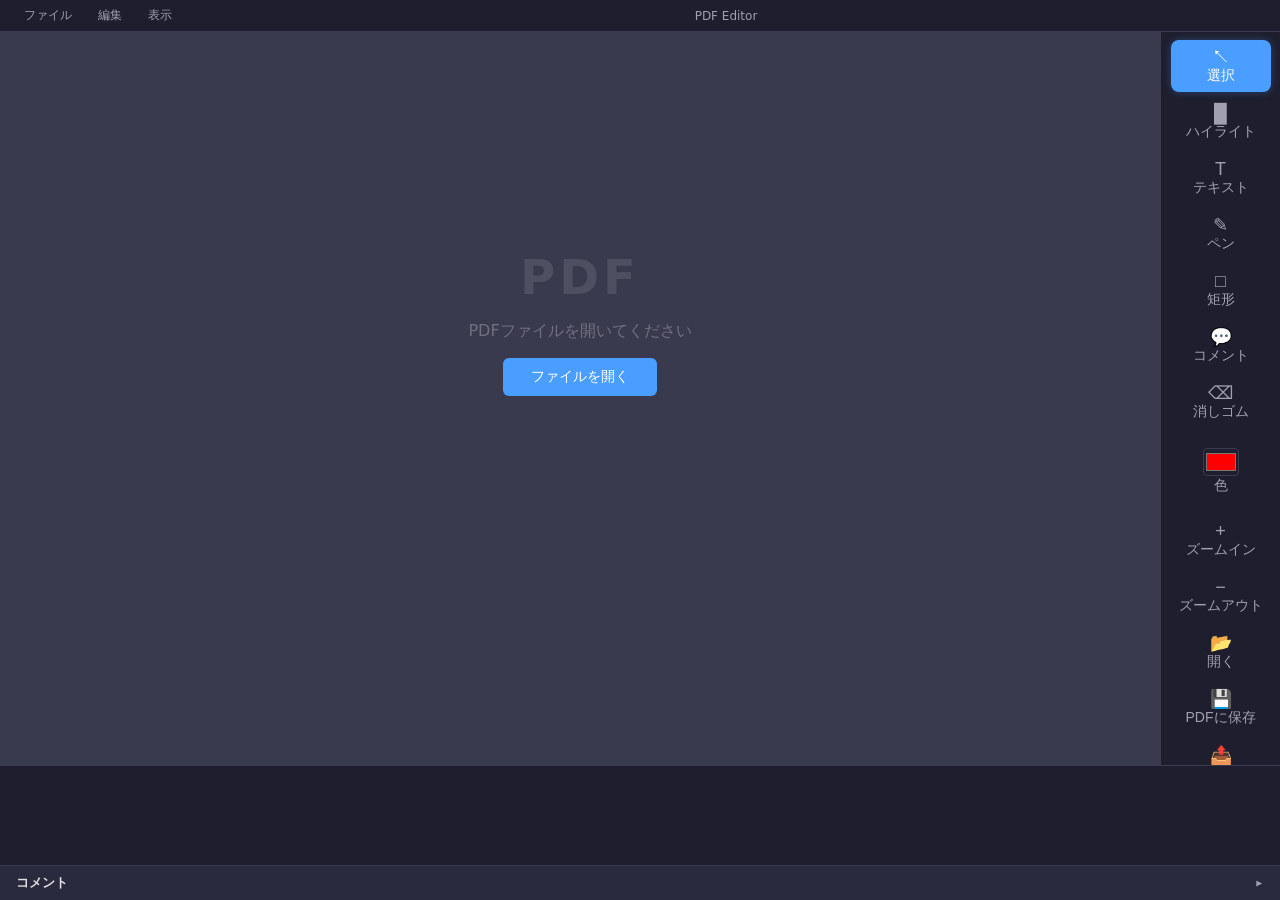
<file: pdf_editor_app/static/index.html>
<!DOCTYPE html>
<html lang="ja">
<head>
    <meta charset="UTF-8">
    <meta name="viewport" content="width=device-width, initial-scale=1.0">
    <title>PDF Editor</title>
    <link rel="stylesheet" href="css/app.css">
</head>
<body>
    <!-- Menu Bar -->
    <div id="menu-bar">
        <div class="menu-left">
            <div class="menu-item" data-menu="file">ファイル</div>
            <div class="menu-item" data-menu="edit">編集</div>
            <div class="menu-item" data-menu="view">表示</div>
        </div>
        <div class="menu-center" id="file-name">PDF Editor</div>
    </div>

    <!-- Dropdown Menus -->
    <div class="dropdown-menu" id="menu-file">
        <div class="dropdown-item" data-action="open">開く<span class="shortcut">Cmd+O</span></div>
        <div class="dropdown-item" data-action="save">PDFに保存（上書き）<span class="shortcut">Cmd+S</span></div>
        <div class="dropdown-item" data-action="save-as">名前を付けて保存<span class="shortcut">Cmd+Shift+S</span></div>
        <div class="dropdown-item" data-action="page-numbers">ページ番号を追加</div>
    </div>
    <div class="dropdown-menu" id="menu-edit">
        <div class="dropdown-item" data-action="undo">元に戻す<span class="shortcut">Cmd+Z</span></div>
        <div class="dropdown-item" data-action="redo">やり直し<span class="shortcut">Cmd+Shift+Z</span></div>
    </div>
    <div class="dropdown-menu" id="menu-view">
        <div class="dropdown-item" data-action="zoom-in">拡大<span class="shortcut">Cmd++</span></div>
        <div class="dropdown-item" data-action="zoom-out">縮小<span class="shortcut">Cmd+-</span></div>
        <div class="dropdown-item" data-action="fit-width">幅に合わせる</div>
    </div>

    <!-- Main Content -->
    <div id="main-content">
        <!-- PDF Viewer Area -->
        <div id="viewer-area">
            <div id="pdf-container">
                <!-- Pages will be rendered here dynamically -->
                <!-- Welcome message when no PDF is open -->
                <div id="welcome-message">
                    <div class="welcome-icon">PDF</div>
                    <p>PDFファイルを開いてください</p>
                    <button id="welcome-open-btn">ファイルを開く</button>
                </div>
            </div>
        </div>

        <!-- Toolbar (right column) -->
        <div id="toolbar">
            <!-- Toolbar buttons injected by toolbar.js -->
        </div>
    </div>

    <!-- Page Thumbnails Strip -->
    <div id="thumbnail-strip">
        <!-- Thumbnails injected by page-manager.js -->
    </div>

    <!-- Comment Panel (collapsible) -->
    <div id="comment-panel">
        <div id="comment-panel-header">
            <span>コメント</span>
            <button id="comment-toggle">&#9660;</button>
        </div>
        <div id="comment-list">
            <!-- Comments injected by comment-panel.js -->
        </div>
    </div>

    <!-- Toast notification -->
    <div id="toast" class="toast hidden"></div>

    <!-- Custom Input Dialog (replaces prompt() which is blocked in WKWebView) -->
    <div id="input-dialog-overlay" class="dialog-overlay" style="display:none">
        <div class="dialog-box">
            <div class="dialog-title" id="input-dialog-title">入力</div>
            <input type="text" id="input-dialog-input" class="dialog-input" placeholder="テキストを入力..." />
            <div id="input-dialog-options" class="dialog-options" style="display:none">
                <label class="dialog-option-label">フォントサイズ:
                    <select id="input-dialog-fontsize" class="dialog-select">
                        <option value="8">8</option>
                        <option value="10">10</option>
                        <option value="12" selected>12</option>
                        <option value="14">14</option>
                        <option value="16">16</option>
                        <option value="18">18</option>
                        <option value="20">20</option>
                        <option value="24">24</option>
                        <option value="28">28</option>
                        <option value="32">32</option>
                        <option value="36">36</option>
                        <option value="48">48</option>
                    </select>
                </label>
                <label class="dialog-option-label">色:
                    <input type="color" id="input-dialog-color" class="dialog-color" value="#FF0000" />
                </label>
            </div>
            <div class="dialog-buttons">
                <button id="input-dialog-cancel" class="dialog-btn dialog-btn-cancel">キャンセル</button>
                <button id="input-dialog-ok" class="dialog-btn dialog-btn-ok">OK</button>
            </div>
        </div>
    </div>

    <!-- Page Number Dialog -->
    <div id="pagenum-dialog-overlay" class="dialog-overlay" style="display:none">
        <div class="dialog-box">
            <div class="dialog-title">ページ番号を追加</div>
            <div class="dialog-options" style="flex-direction:column;align-items:stretch;gap:10px">
                <label class="dialog-option-label">位置:
                    <select id="pagenum-position" class="dialog-select">
                        <option value="bottom-center" selected>下中央</option>
                        <option value="bottom-left">下左</option>
                        <option value="bottom-right">下右</option>
                        <option value="top-center">上中央</option>
                        <option value="top-left">上左</option>
                        <option value="top-right">上右</option>
                    </select>
                </label>
                <label class="dialog-option-label">書式:
                    <input type="text" id="pagenum-format" class="dialog-input" value="{page}" style="width:180px" />
                </label>
                <label class="dialog-option-label">フォントサイズ:
                    <input type="number" id="pagenum-fontsize" class="dialog-input" value="10" min="6" max="48" style="width:80px" />
                </label>
                <label class="dialog-option-label">開始番号:
                    <input type="number" id="pagenum-start" class="dialog-input" value="1" min="1" style="width:80px" />
                </label>
                <div style="font-size:11px;color:var(--text-muted);margin-top:4px">
                    書式例: {page} / {page} of {total} / - {page} -
                </div>
            </div>
            <div class="dialog-buttons">
                <button id="pagenum-dialog-cancel" class="dialog-btn dialog-btn-cancel">キャンセル</button>
                <button id="pagenum-dialog-ok" class="dialog-btn dialog-btn-ok">追加</button>
            </div>
        </div>
    </div>

    <!-- Scripts -->
    <script type="module" src="js/app.js"></script>
</body>
</html>
</file>
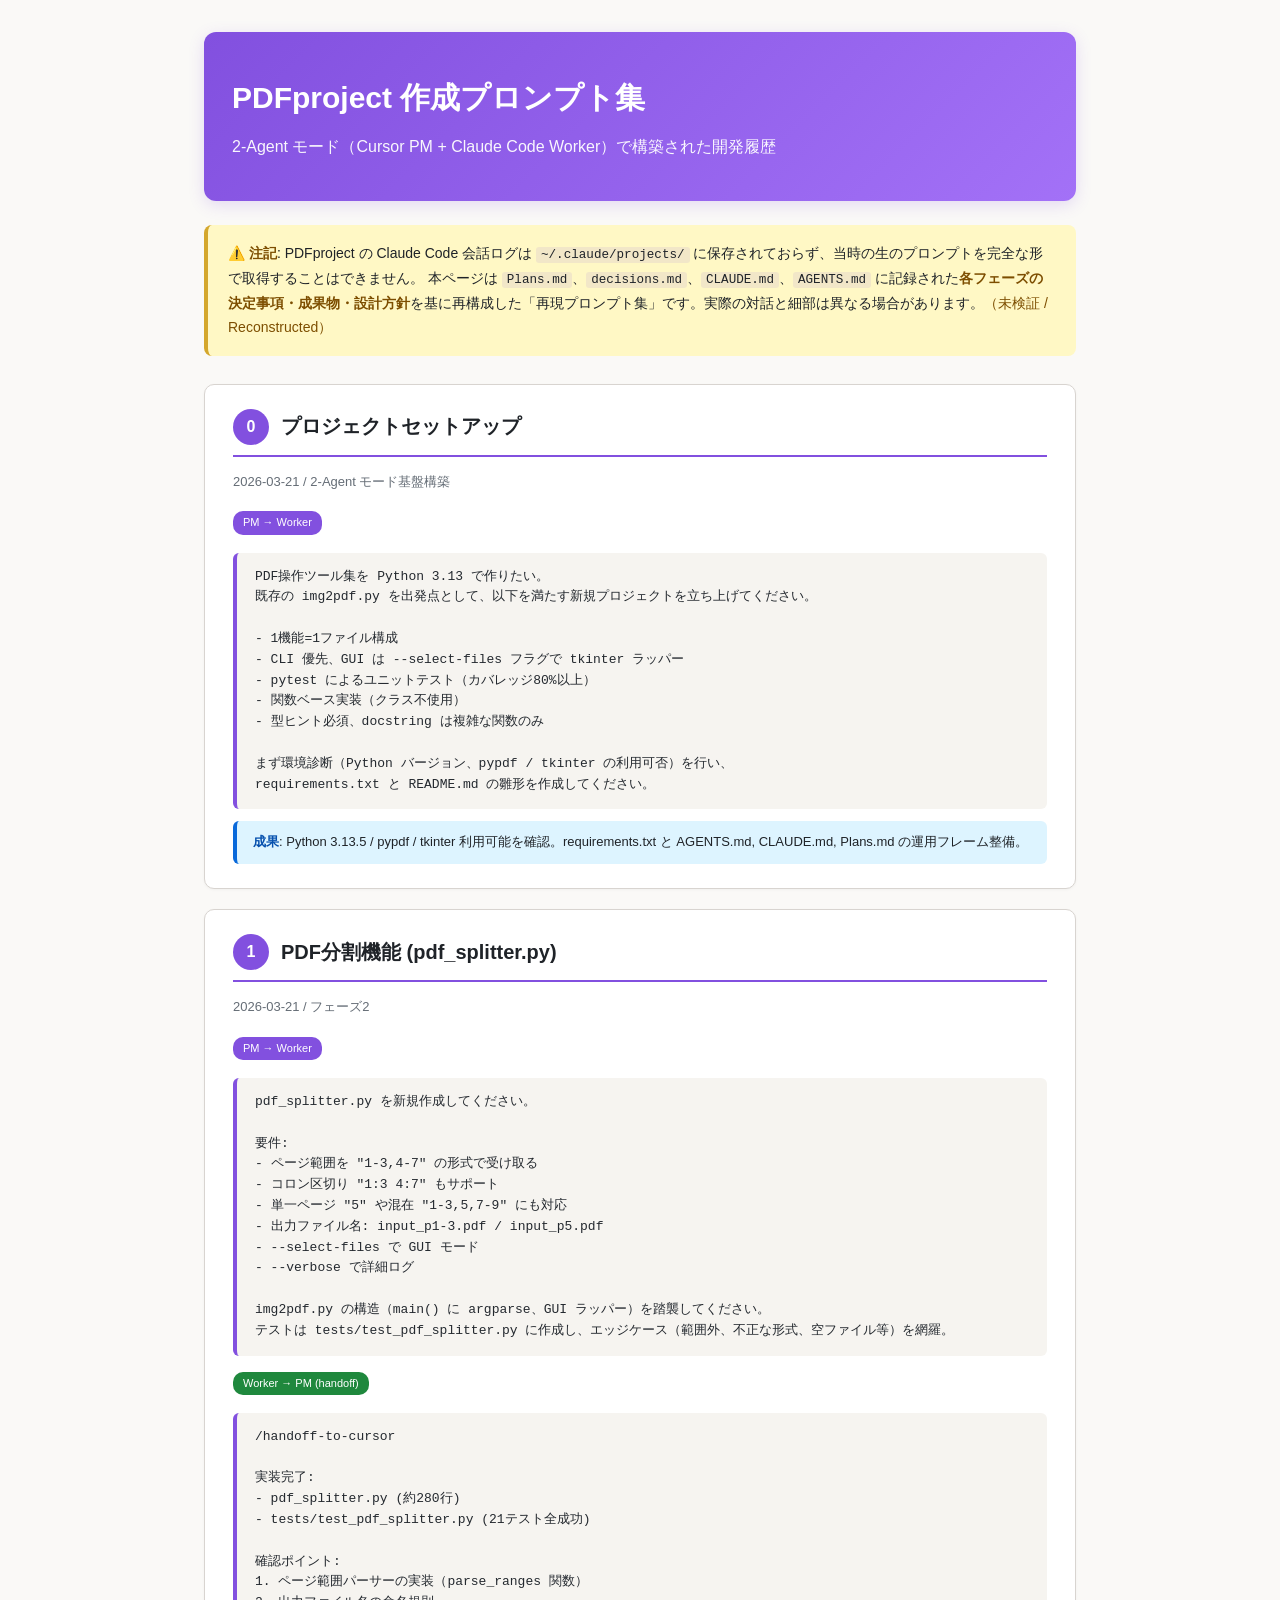
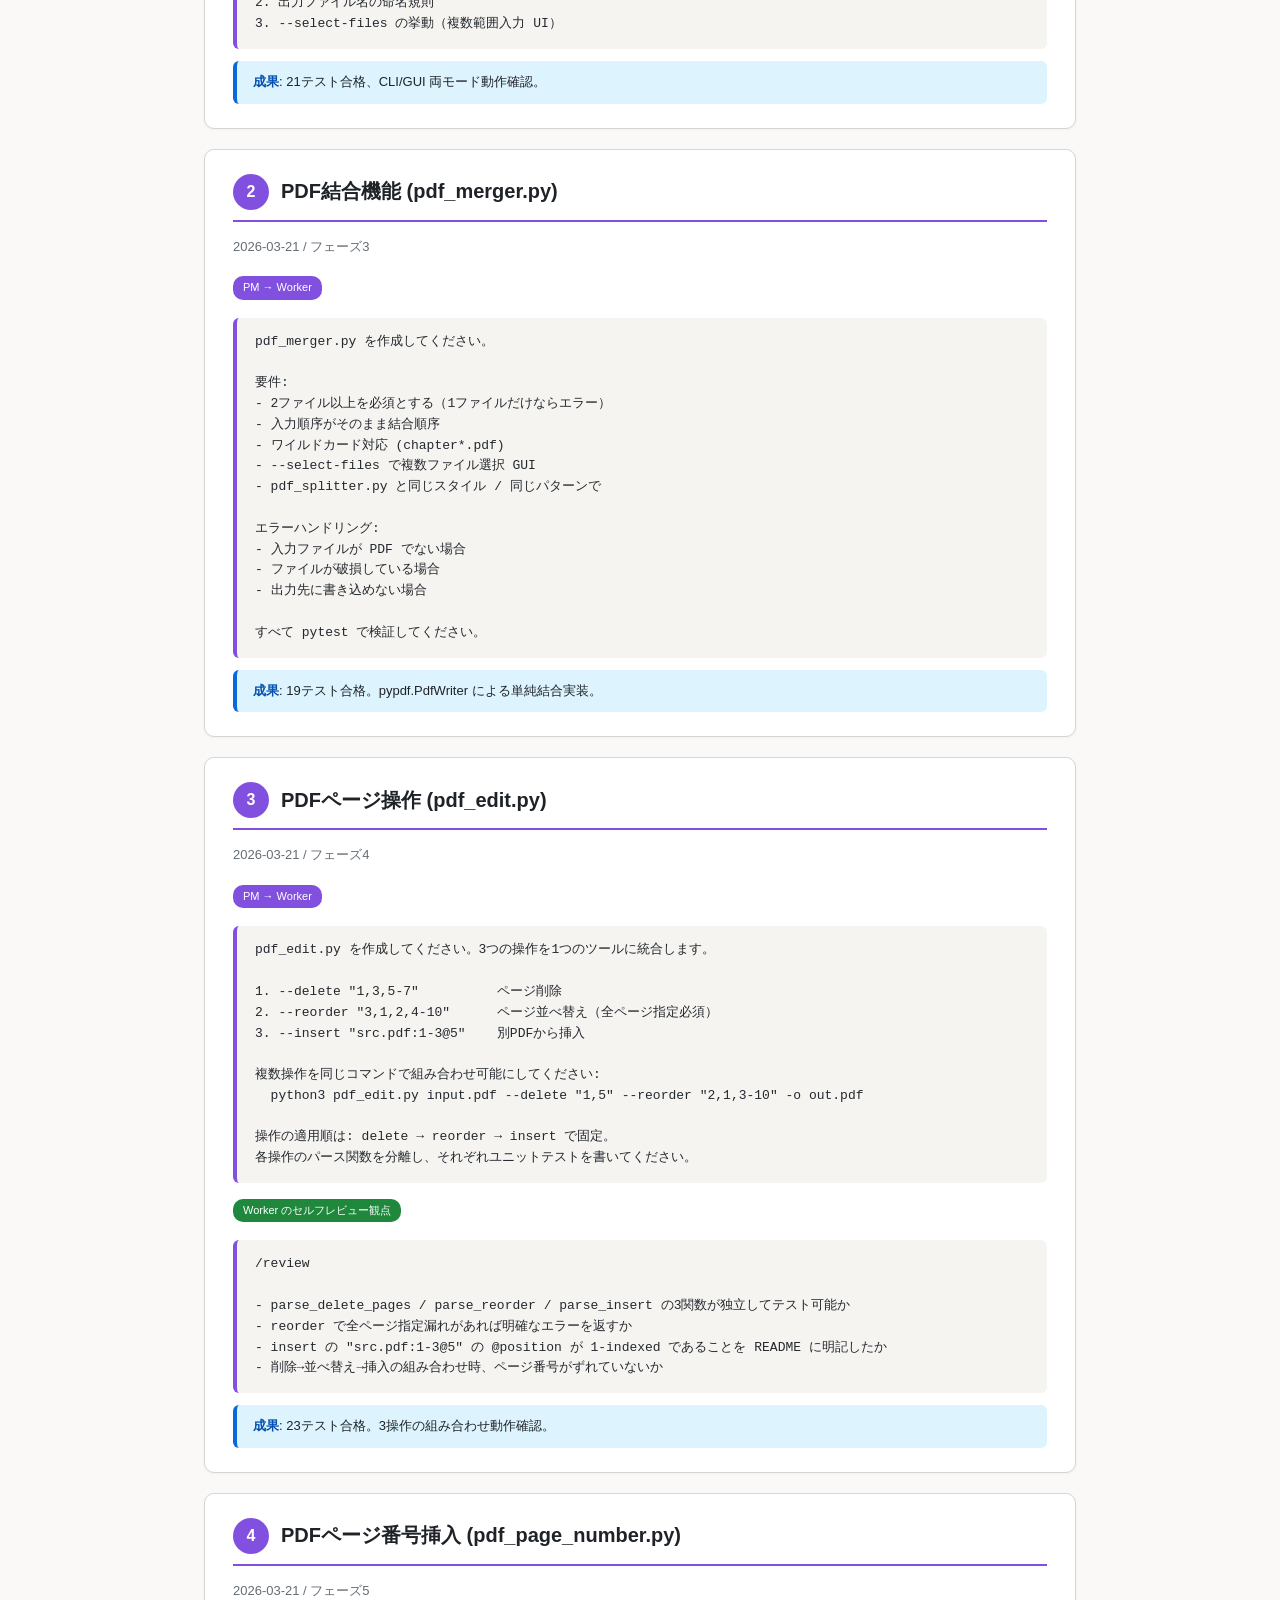
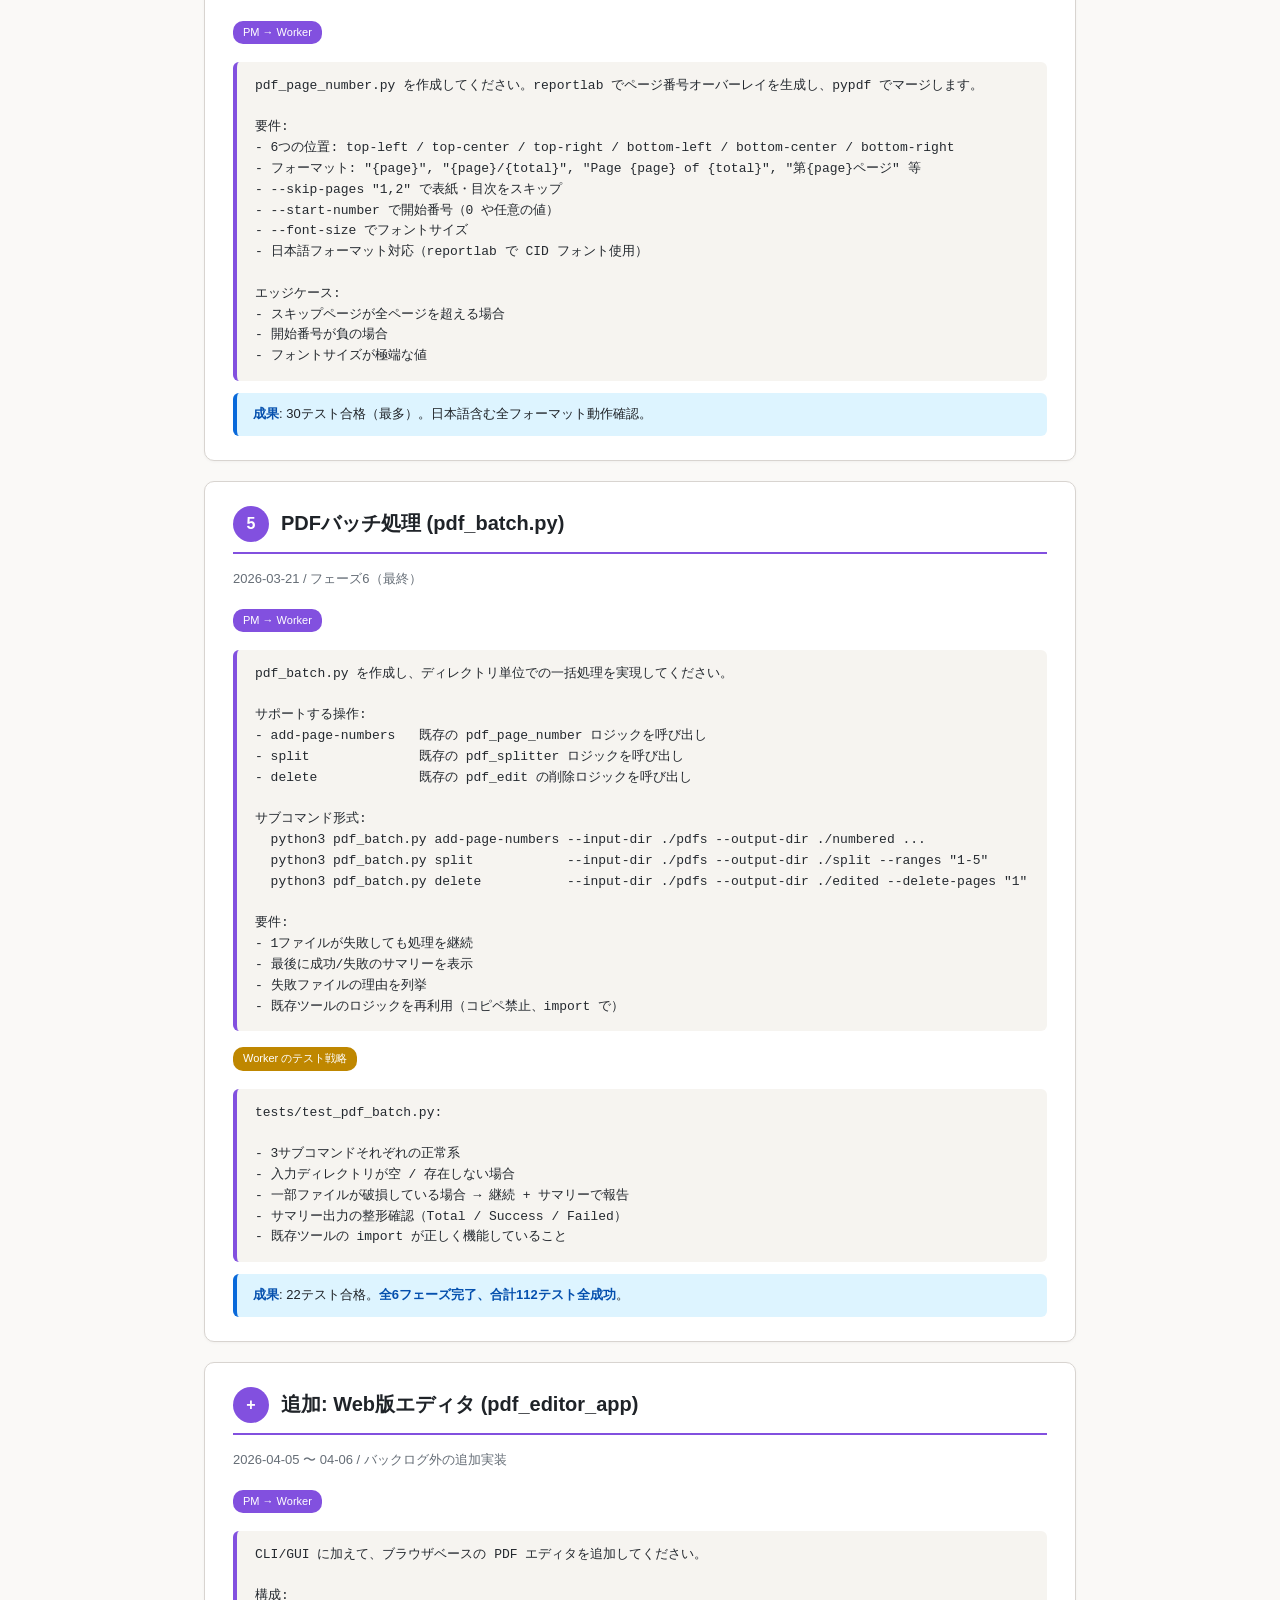
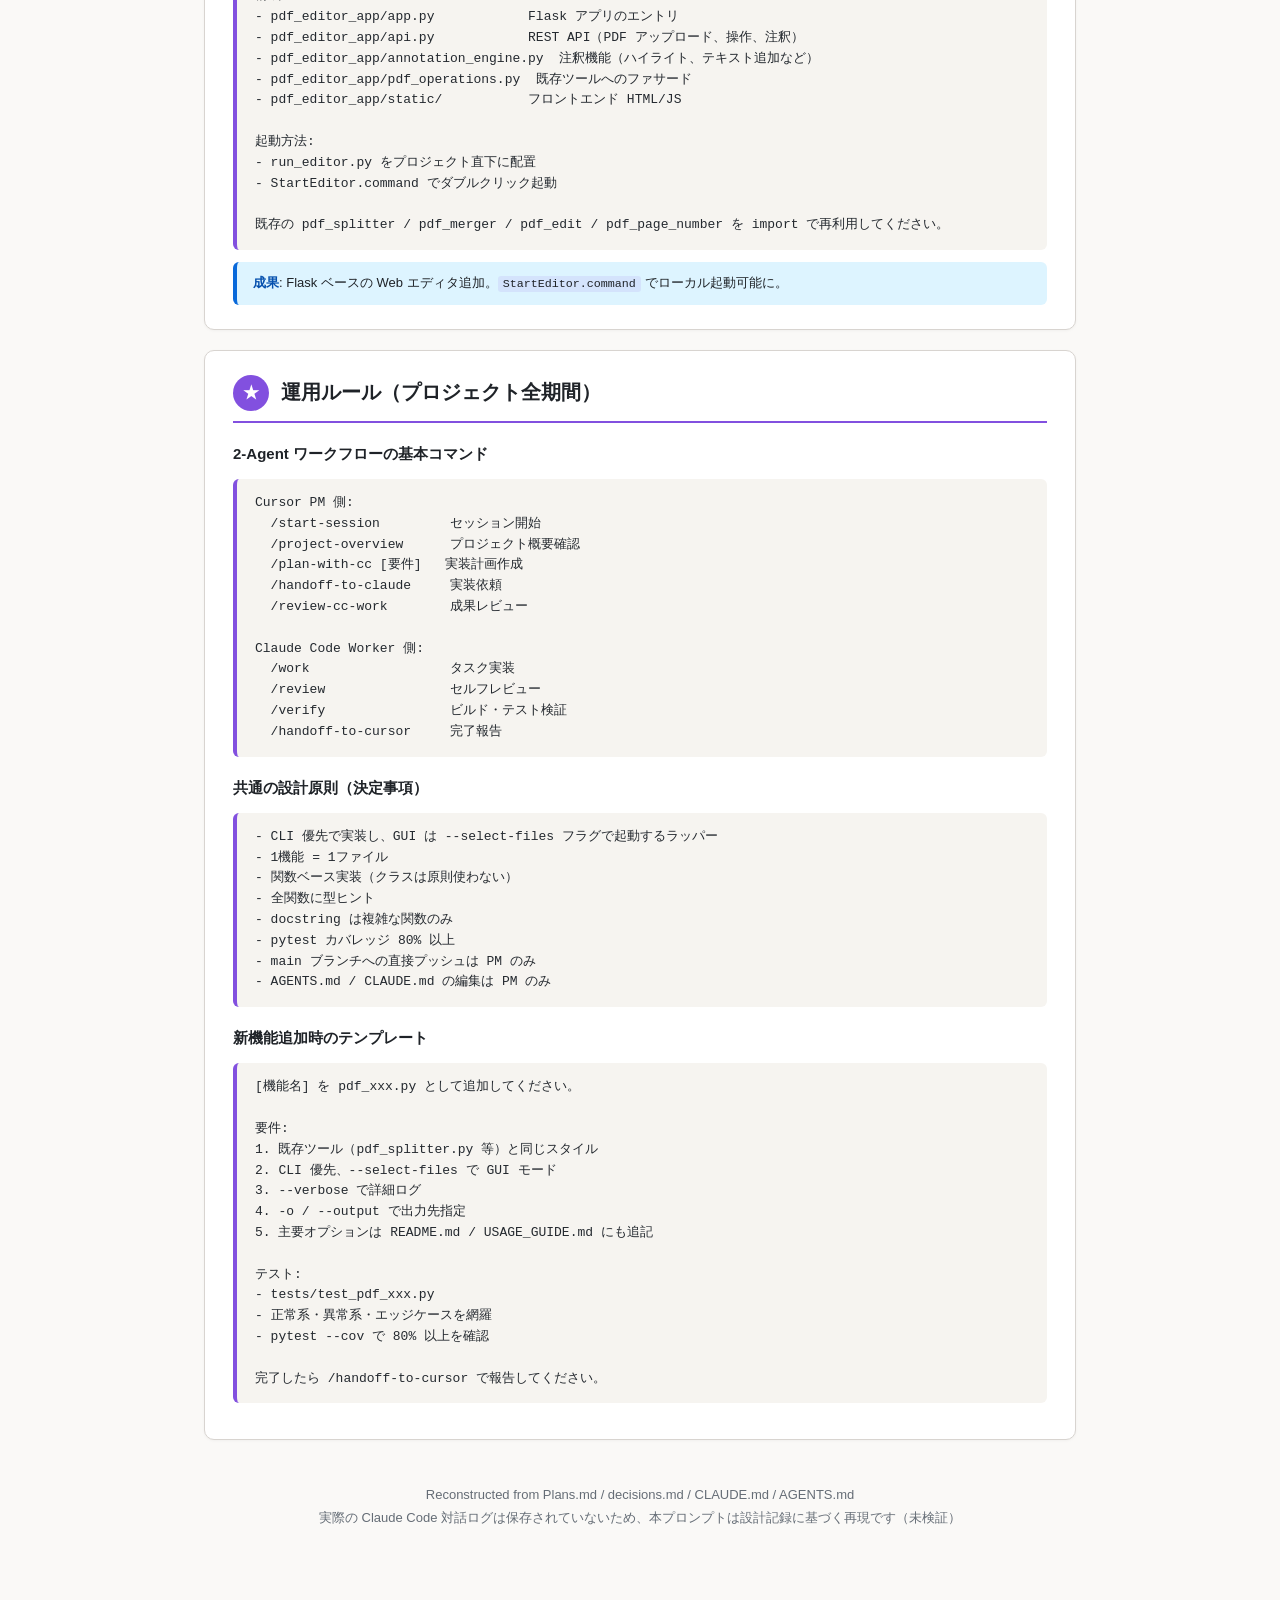
<file: web/prompts_history.html>
<!DOCTYPE html>
<html lang="ja">
<head>
<meta charset="UTF-8">
<meta name="viewport" content="width=device-width, initial-scale=1.0">
<title>PDFproject 作成プロンプト集</title>
<style>
  :root {
    --bg: #faf9f7;
    --card: #ffffff;
    --text: #1f2328;
    --muted: #656d76;
    --accent: #8250df;
    --border: #d8d4d0;
    --code-bg: #f6f4f0;
  }
  * { box-sizing: border-box; }
  body {
    font-family: -apple-system, "Hiragino Sans", "Helvetica Neue", Arial, sans-serif;
    background: var(--bg);
    color: var(--text);
    margin: 0;
    line-height: 1.75;
  }
  .container { max-width: 920px; margin: 0 auto; padding: 32px 24px; }
  header {
    background: linear-gradient(135deg, #8250df, #a371f7);
    color: #fff;
    padding: 40px 28px;
    border-radius: 12px;
    margin-bottom: 24px;
    box-shadow: 0 4px 16px rgba(130,80,223,0.18);
  }
  header h1 { margin: 0 0 8px; font-size: 30px; }
  header p { margin: 0; opacity: 0.95; }
  .disclaimer {
    background: #fff8c5;
    border-left: 4px solid #d4a72c;
    padding: 16px 20px;
    border-radius: 8px;
    margin-bottom: 28px;
    font-size: 14px;
  }
  .disclaimer strong { color: #7d4e00; }
  .phase {
    background: var(--card);
    border: 1px solid var(--border);
    border-radius: 10px;
    padding: 24px 28px;
    margin-bottom: 20px;
    box-shadow: 0 1px 3px rgba(0,0,0,0.04);
  }
  .phase-header {
    display: flex;
    align-items: center;
    gap: 12px;
    margin-bottom: 14px;
    border-bottom: 2px solid var(--accent);
    padding-bottom: 10px;
  }
  .phase-number {
    background: var(--accent);
    color: #fff;
    width: 36px;
    height: 36px;
    border-radius: 50%;
    display: flex;
    align-items: center;
    justify-content: center;
    font-weight: 700;
    flex-shrink: 0;
  }
  .phase-title { margin: 0; font-size: 20px; }
  .phase-meta {
    color: var(--muted);
    font-size: 13px;
    margin-bottom: 14px;
  }
  .prompt-block {
    background: var(--code-bg);
    border-left: 4px solid var(--accent);
    padding: 14px 18px;
    border-radius: 6px;
    margin: 12px 0;
    white-space: pre-wrap;
    font-family: "SF Mono", Menlo, Consolas, monospace;
    font-size: 13px;
    line-height: 1.6;
    color: #24292f;
  }
  .label {
    display: inline-block;
    background: var(--accent);
    color: #fff;
    padding: 2px 10px;
    border-radius: 10px;
    font-size: 11px;
    margin-bottom: 6px;
  }
  .label.review { background: #1f883d; }
  .label.test { background: #bf8700; }
  h3 { font-size: 15px; color: var(--text); margin: 18px 0 6px; }
  .outcome {
    background: #ddf4ff;
    border-left: 4px solid #0969da;
    padding: 10px 16px;
    border-radius: 6px;
    font-size: 13px;
    margin-top: 12px;
  }
  .outcome strong { color: #0550ae; }
  footer {
    text-align: center;
    color: var(--muted);
    font-size: 13px;
    padding: 24px;
  }
  code {
    background: rgba(130,80,223,0.1);
    padding: 1px 5px;
    border-radius: 3px;
    font-family: "SF Mono", Menlo, Consolas, monospace;
    font-size: 90%;
  }
</style>
</head>
<body>
<div class="container">
  <header>
    <h1>PDFproject 作成プロンプト集</h1>
    <p>2-Agent モード（Cursor PM + Claude Code Worker）で構築された開発履歴</p>
  </header>

  <div class="disclaimer">
    <strong>⚠️ 注記</strong>: PDFproject の Claude Code 会話ログは <code>~/.claude/projects/</code> に保存されておらず、当時の生のプロンプトを完全な形で取得することはできません。
    本ページは <code>Plans.md</code>、<code>decisions.md</code>、<code>CLAUDE.md</code>、<code>AGENTS.md</code> に記録された<strong>各フェーズの決定事項・成果物・設計方針</strong>を基に再構成した「再現プロンプト集」です。実際の対話と細部は異なる場合があります。<span style="color:#7d4e00;">（未検証 / Reconstructed）</span>
  </div>

  <div class="phase">
    <div class="phase-header">
      <div class="phase-number">0</div>
      <h2 class="phase-title">プロジェクトセットアップ</h2>
    </div>
    <div class="phase-meta">2026-03-21 / 2-Agent モード基盤構築</div>

    <span class="label">PM → Worker</span>
    <div class="prompt-block">PDF操作ツール集を Python 3.13 で作りたい。
既存の img2pdf.py を出発点として、以下を満たす新規プロジェクトを立ち上げてください。

- 1機能=1ファイル構成
- CLI 優先、GUI は --select-files フラグで tkinter ラッパー
- pytest によるユニットテスト（カバレッジ80%以上）
- 関数ベース実装（クラス不使用）
- 型ヒント必須、docstring は複雑な関数のみ

まず環境診断（Python バージョン、pypdf / tkinter の利用可否）を行い、
requirements.txt と README.md の雛形を作成してください。</div>

    <div class="outcome"><strong>成果</strong>: Python 3.13.5 / pypdf / tkinter 利用可能を確認。requirements.txt と AGENTS.md, CLAUDE.md, Plans.md の運用フレーム整備。</div>
  </div>

  <div class="phase">
    <div class="phase-header">
      <div class="phase-number">1</div>
      <h2 class="phase-title">PDF分割機能 (pdf_splitter.py)</h2>
    </div>
    <div class="phase-meta">2026-03-21 / フェーズ2</div>

    <span class="label">PM → Worker</span>
    <div class="prompt-block">pdf_splitter.py を新規作成してください。

要件:
- ページ範囲を "1-3,4-7" の形式で受け取る
- コロン区切り "1:3 4:7" もサポート
- 単一ページ "5" や混在 "1-3,5,7-9" にも対応
- 出力ファイル名: input_p1-3.pdf / input_p5.pdf
- --select-files で GUI モード
- --verbose で詳細ログ

img2pdf.py の構造（main() に argparse、GUI ラッパー）を踏襲してください。
テストは tests/test_pdf_splitter.py に作成し、エッジケース（範囲外、不正な形式、空ファイル等）を網羅。</div>

    <span class="label review">Worker → PM (handoff)</span>
    <div class="prompt-block">/handoff-to-cursor

実装完了:
- pdf_splitter.py (約280行)
- tests/test_pdf_splitter.py (21テスト全成功)

確認ポイント:
1. ページ範囲パーサーの実装（parse_ranges 関数）
2. 出力ファイル名の命名規則
3. --select-files の挙動（複数範囲入力 UI）</div>

    <div class="outcome"><strong>成果</strong>: 21テスト合格、CLI/GUI 両モード動作確認。</div>
  </div>

  <div class="phase">
    <div class="phase-header">
      <div class="phase-number">2</div>
      <h2 class="phase-title">PDF結合機能 (pdf_merger.py)</h2>
    </div>
    <div class="phase-meta">2026-03-21 / フェーズ3</div>

    <span class="label">PM → Worker</span>
    <div class="prompt-block">pdf_merger.py を作成してください。

要件:
- 2ファイル以上を必須とする（1ファイルだけならエラー）
- 入力順序がそのまま結合順序
- ワイルドカード対応 (chapter*.pdf)
- --select-files で複数ファイル選択 GUI
- pdf_splitter.py と同じスタイル / 同じパターンで

エラーハンドリング:
- 入力ファイルが PDF でない場合
- ファイルが破損している場合
- 出力先に書き込めない場合

すべて pytest で検証してください。</div>

    <div class="outcome"><strong>成果</strong>: 19テスト合格。pypdf.PdfWriter による単純結合実装。</div>
  </div>

  <div class="phase">
    <div class="phase-header">
      <div class="phase-number">3</div>
      <h2 class="phase-title">PDFページ操作 (pdf_edit.py)</h2>
    </div>
    <div class="phase-meta">2026-03-21 / フェーズ4</div>

    <span class="label">PM → Worker</span>
    <div class="prompt-block">pdf_edit.py を作成してください。3つの操作を1つのツールに統合します。

1. --delete "1,3,5-7"          ページ削除
2. --reorder "3,1,2,4-10"      ページ並べ替え（全ページ指定必須）
3. --insert "src.pdf:1-3@5"    別PDFから挿入

複数操作を同じコマンドで組み合わせ可能にしてください:
  python3 pdf_edit.py input.pdf --delete "1,5" --reorder "2,1,3-10" -o out.pdf

操作の適用順は: delete → reorder → insert で固定。
各操作のパース関数を分離し、それぞれユニットテストを書いてください。</div>

    <span class="label review">Worker のセルフレビュー観点</span>
    <div class="prompt-block">/review

- parse_delete_pages / parse_reorder / parse_insert の3関数が独立してテスト可能か
- reorder で全ページ指定漏れがあれば明確なエラーを返すか
- insert の "src.pdf:1-3@5" の @position が 1-indexed であることを README に明記したか
- 削除→並べ替え→挿入の組み合わせ時、ページ番号がずれていないか</div>

    <div class="outcome"><strong>成果</strong>: 23テスト合格。3操作の組み合わせ動作確認。</div>
  </div>

  <div class="phase">
    <div class="phase-header">
      <div class="phase-number">4</div>
      <h2 class="phase-title">PDFページ番号挿入 (pdf_page_number.py)</h2>
    </div>
    <div class="phase-meta">2026-03-21 / フェーズ5</div>

    <span class="label">PM → Worker</span>
    <div class="prompt-block">pdf_page_number.py を作成してください。reportlab でページ番号オーバーレイを生成し、pypdf でマージします。

要件:
- 6つの位置: top-left / top-center / top-right / bottom-left / bottom-center / bottom-right
- フォーマット: "{page}", "{page}/{total}", "Page {page} of {total}", "第{page}ページ" 等
- --skip-pages "1,2" で表紙・目次をスキップ
- --start-number で開始番号（0 や任意の値）
- --font-size でフォントサイズ
- 日本語フォーマット対応（reportlab で CID フォント使用）

エッジケース:
- スキップページが全ページを超える場合
- 開始番号が負の場合
- フォントサイズが極端な値</div>

    <div class="outcome"><strong>成果</strong>: 30テスト合格（最多）。日本語含む全フォーマット動作確認。</div>
  </div>

  <div class="phase">
    <div class="phase-header">
      <div class="phase-number">5</div>
      <h2 class="phase-title">PDFバッチ処理 (pdf_batch.py)</h2>
    </div>
    <div class="phase-meta">2026-03-21 / フェーズ6（最終）</div>

    <span class="label">PM → Worker</span>
    <div class="prompt-block">pdf_batch.py を作成し、ディレクトリ単位での一括処理を実現してください。

サポートする操作:
- add-page-numbers   既存の pdf_page_number ロジックを呼び出し
- split              既存の pdf_splitter ロジックを呼び出し
- delete             既存の pdf_edit の削除ロジックを呼び出し

サブコマンド形式:
  python3 pdf_batch.py add-page-numbers --input-dir ./pdfs --output-dir ./numbered ...
  python3 pdf_batch.py split            --input-dir ./pdfs --output-dir ./split --ranges "1-5"
  python3 pdf_batch.py delete           --input-dir ./pdfs --output-dir ./edited --delete-pages "1"

要件:
- 1ファイルが失敗しても処理を継続
- 最後に成功/失敗のサマリーを表示
- 失敗ファイルの理由を列挙
- 既存ツールのロジックを再利用（コピペ禁止、import で）</div>

    <span class="label test">Worker のテスト戦略</span>
    <div class="prompt-block">tests/test_pdf_batch.py:

- 3サブコマンドそれぞれの正常系
- 入力ディレクトリが空 / 存在しない場合
- 一部ファイルが破損している場合 → 継続 + サマリーで報告
- サマリー出力の整形確認（Total / Success / Failed）
- 既存ツールの import が正しく機能していること</div>

    <div class="outcome"><strong>成果</strong>: 22テスト合格。<strong>全6フェーズ完了、合計112テスト全成功</strong>。</div>
  </div>

  <div class="phase">
    <div class="phase-header">
      <div class="phase-number">+</div>
      <h2 class="phase-title">追加: Web版エディタ (pdf_editor_app)</h2>
    </div>
    <div class="phase-meta">2026-04-05 〜 04-06 / バックログ外の追加実装</div>

    <span class="label">PM → Worker</span>
    <div class="prompt-block">CLI/GUI に加えて、ブラウザベースの PDF エディタを追加してください。

構成:
- pdf_editor_app/app.py            Flask アプリのエントリ
- pdf_editor_app/api.py            REST API（PDF アップロード、操作、注釈）
- pdf_editor_app/annotation_engine.py  注釈機能（ハイライト、テキスト追加など）
- pdf_editor_app/pdf_operations.py  既存ツールへのファサード
- pdf_editor_app/static/           フロントエンド HTML/JS

起動方法:
- run_editor.py をプロジェクト直下に配置
- StartEditor.command でダブルクリック起動

既存の pdf_splitter / pdf_merger / pdf_edit / pdf_page_number を import で再利用してください。</div>

    <div class="outcome"><strong>成果</strong>: Flask ベースの Web エディタ追加。<code>StartEditor.command</code> でローカル起動可能に。</div>
  </div>

  <div class="phase">
    <div class="phase-header">
      <div class="phase-number">★</div>
      <h2 class="phase-title">運用ルール（プロジェクト全期間）</h2>
    </div>

    <h3>2-Agent ワークフローの基本コマンド</h3>
    <div class="prompt-block">Cursor PM 側:
  /start-session         セッション開始
  /project-overview      プロジェクト概要確認
  /plan-with-cc [要件]   実装計画作成
  /handoff-to-claude     実装依頼
  /review-cc-work        成果レビュー

Claude Code Worker 側:
  /work                  タスク実装
  /review                セルフレビュー
  /verify                ビルド・テスト検証
  /handoff-to-cursor     完了報告</div>

    <h3>共通の設計原則（決定事項）</h3>
    <div class="prompt-block">- CLI 優先で実装し、GUI は --select-files フラグで起動するラッパー
- 1機能 = 1ファイル
- 関数ベース実装（クラスは原則使わない）
- 全関数に型ヒント
- docstring は複雑な関数のみ
- pytest カバレッジ 80% 以上
- main ブランチへの直接プッシュは PM のみ
- AGENTS.md / CLAUDE.md の編集は PM のみ</div>

    <h3>新機能追加時のテンプレート</h3>
    <div class="prompt-block">[機能名] を pdf_xxx.py として追加してください。

要件:
1. 既存ツール（pdf_splitter.py 等）と同じスタイル
2. CLI 優先、--select-files で GUI モード
3. --verbose で詳細ログ
4. -o / --output で出力先指定
5. 主要オプションは README.md / USAGE_GUIDE.md にも追記

テスト:
- tests/test_pdf_xxx.py
- 正常系・異常系・エッジケースを網羅
- pytest --cov で 80% 以上を確認

完了したら /handoff-to-cursor で報告してください。</div>
  </div>

  <footer>
    Reconstructed from Plans.md / decisions.md / CLAUDE.md / AGENTS.md<br>
    実際の Claude Code 対話ログは保存されていないため、本プロンプトは設計記録に基づく再現です（未検証）
  </footer>
</div>
</body>
</html>
</file>
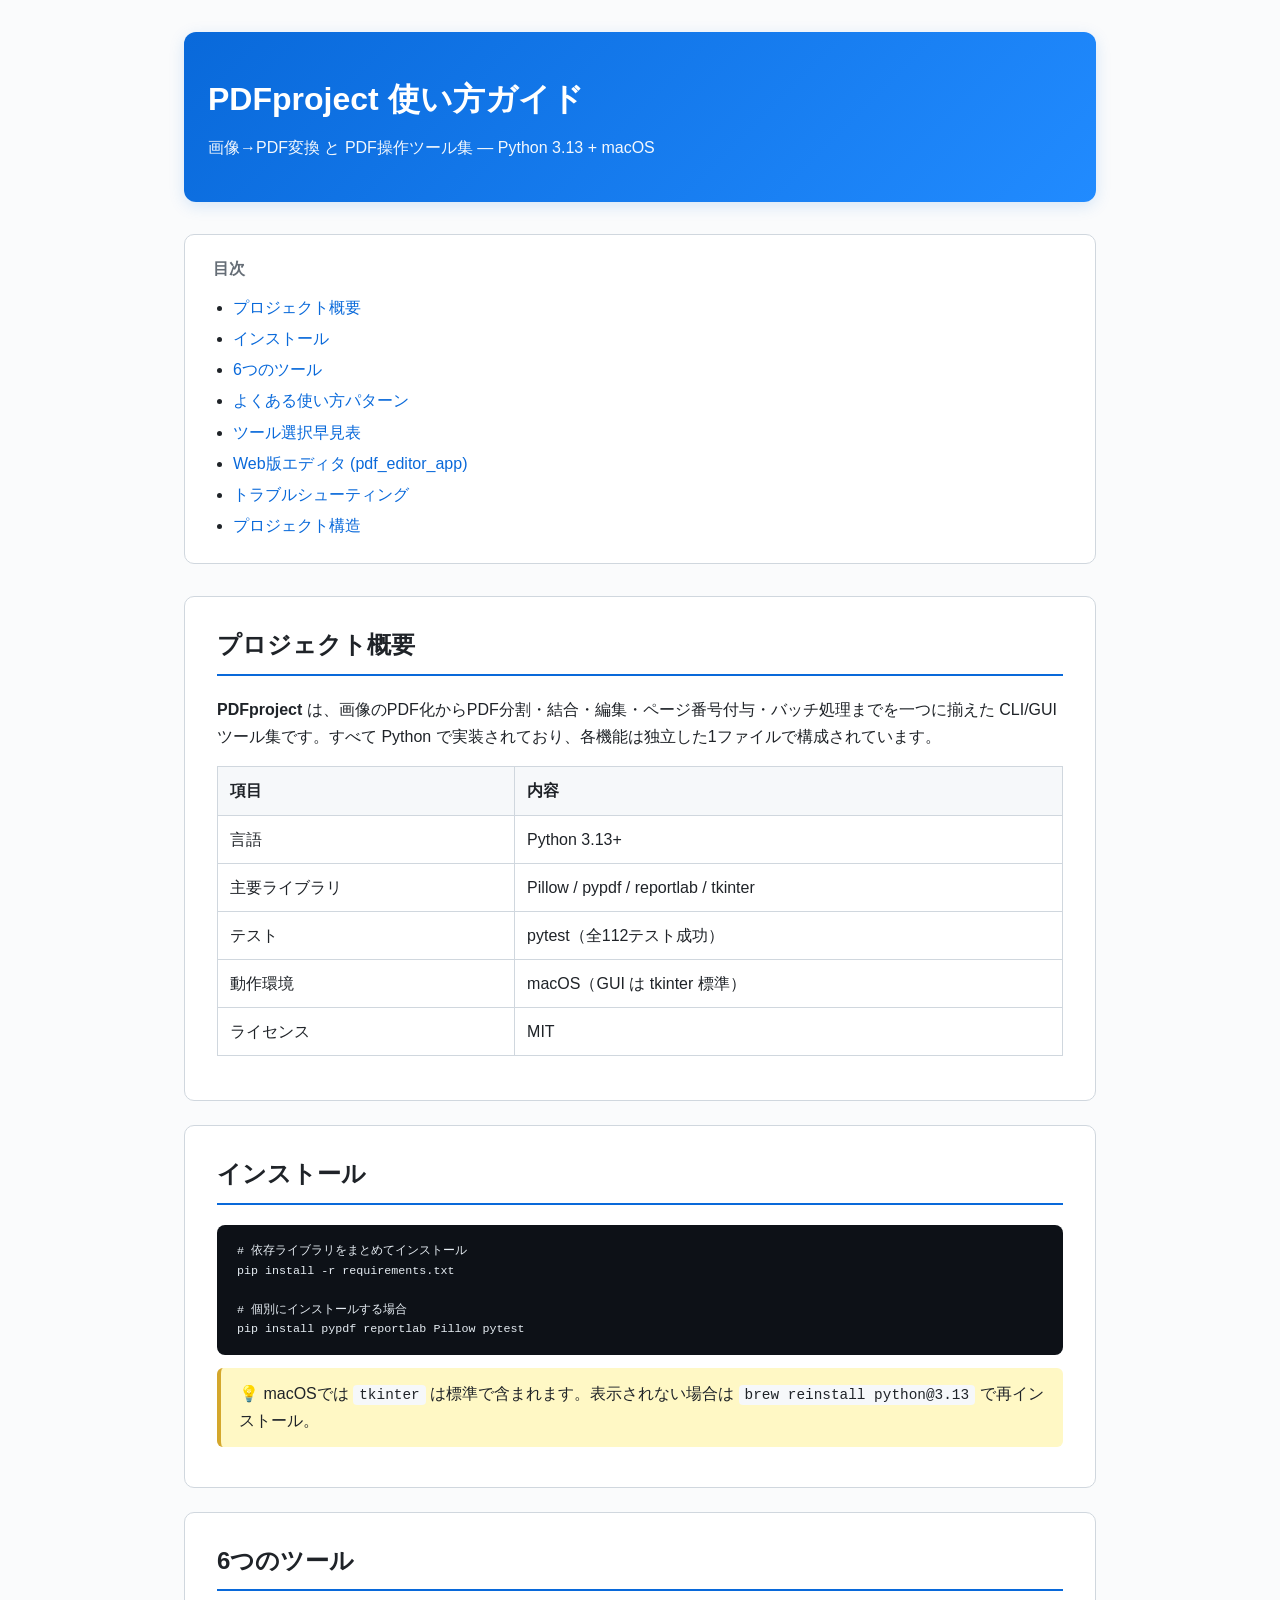
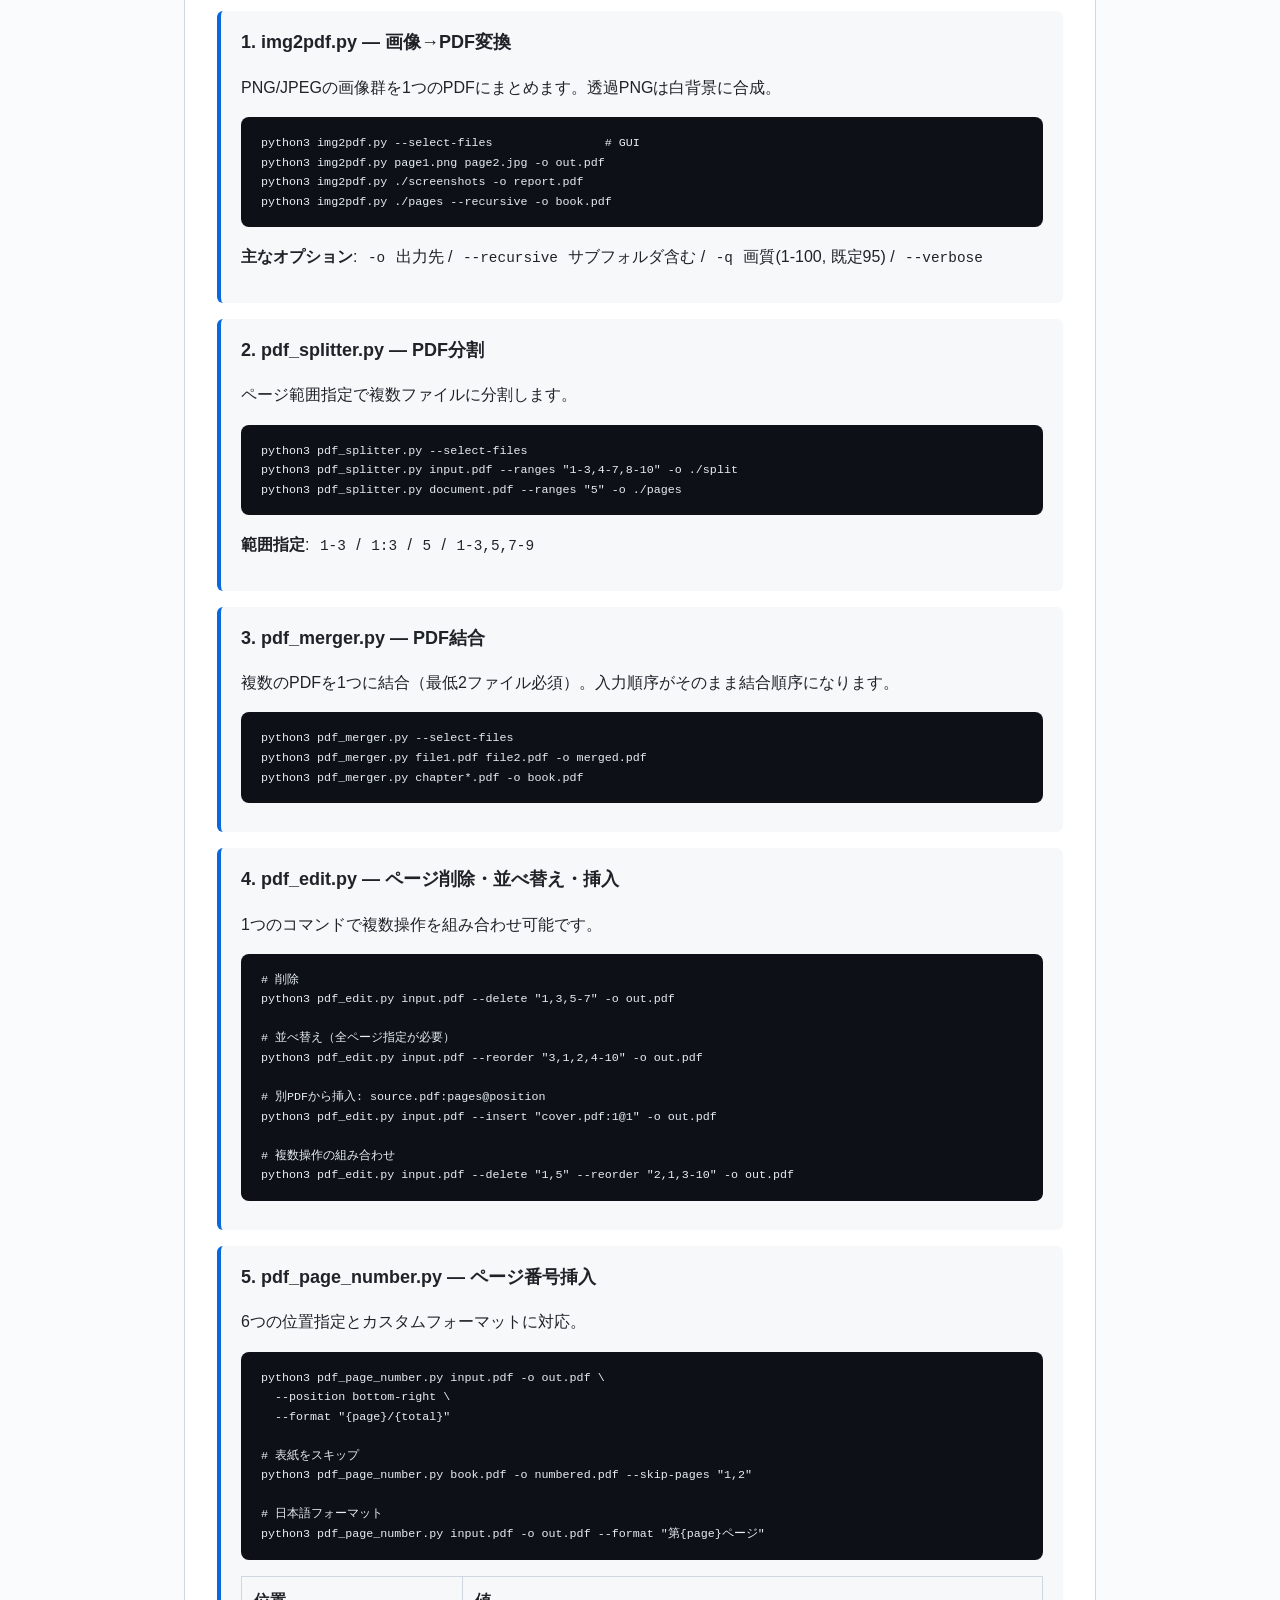
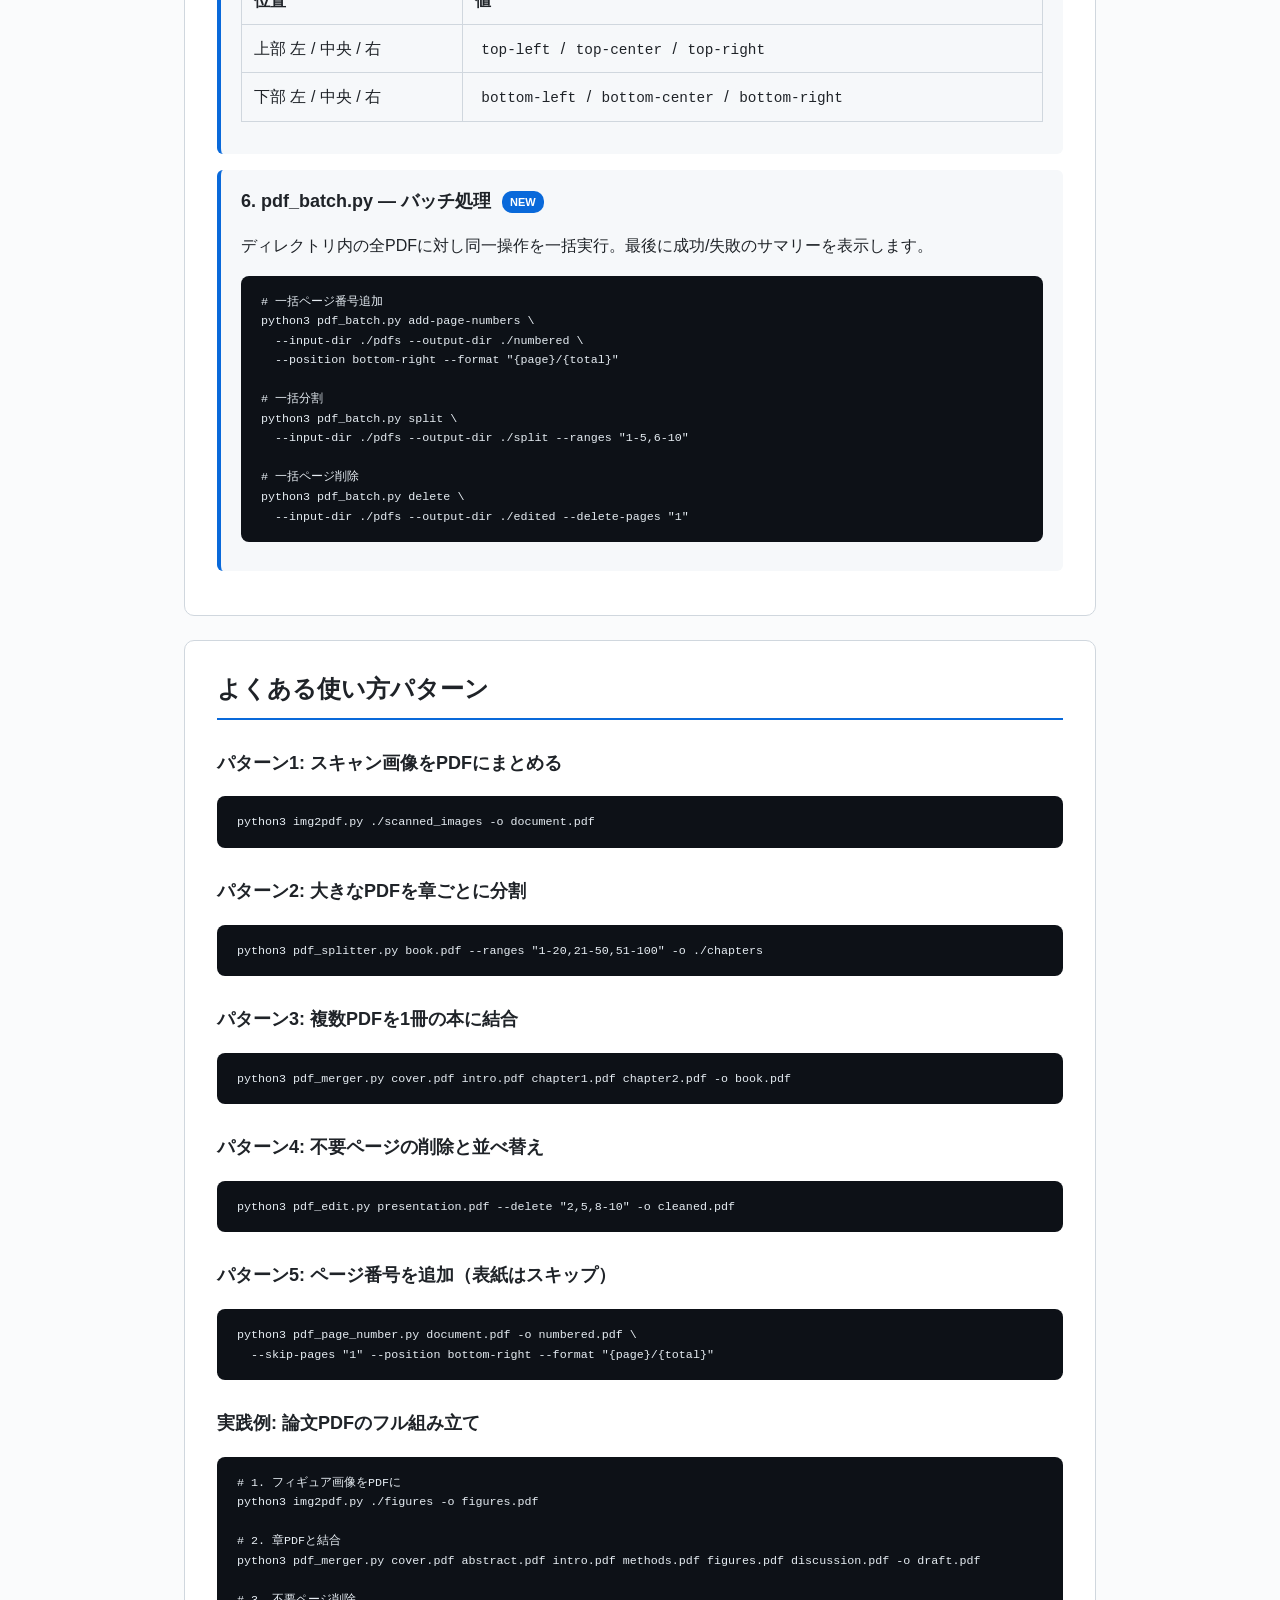
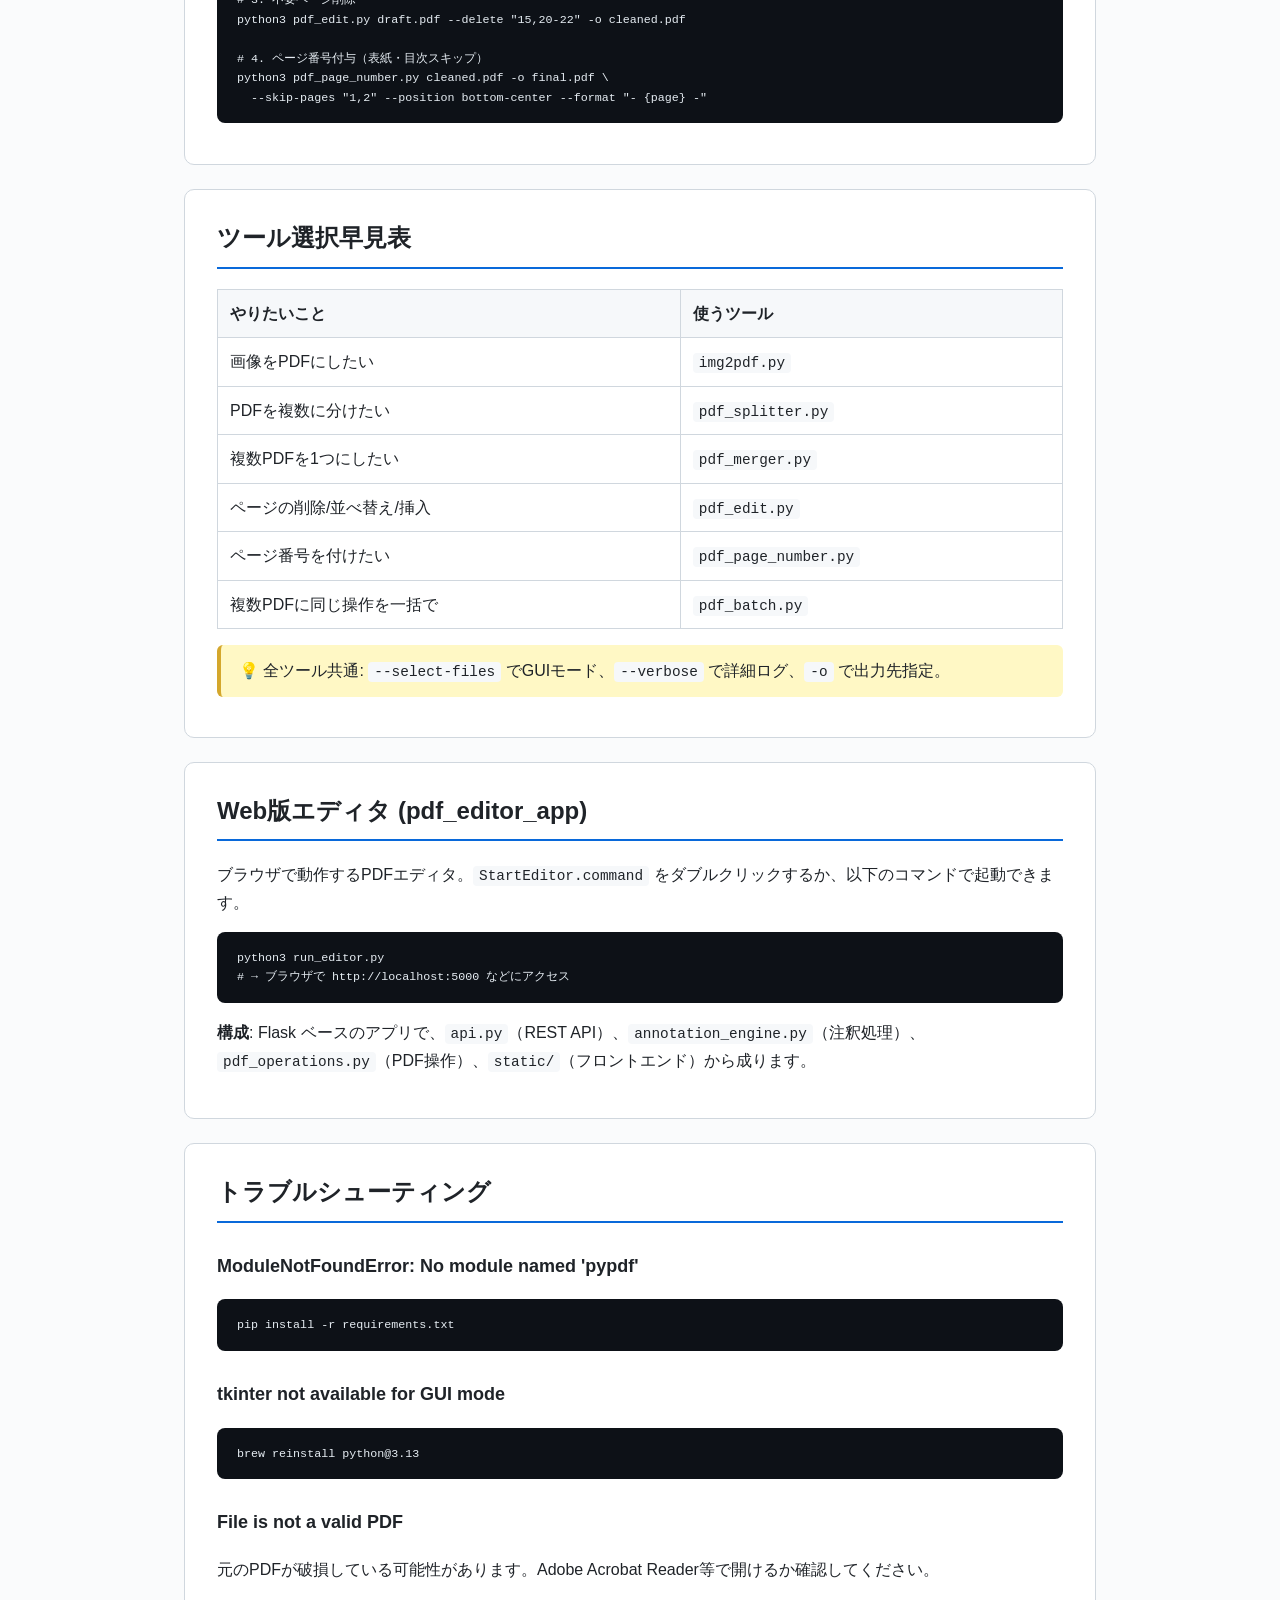
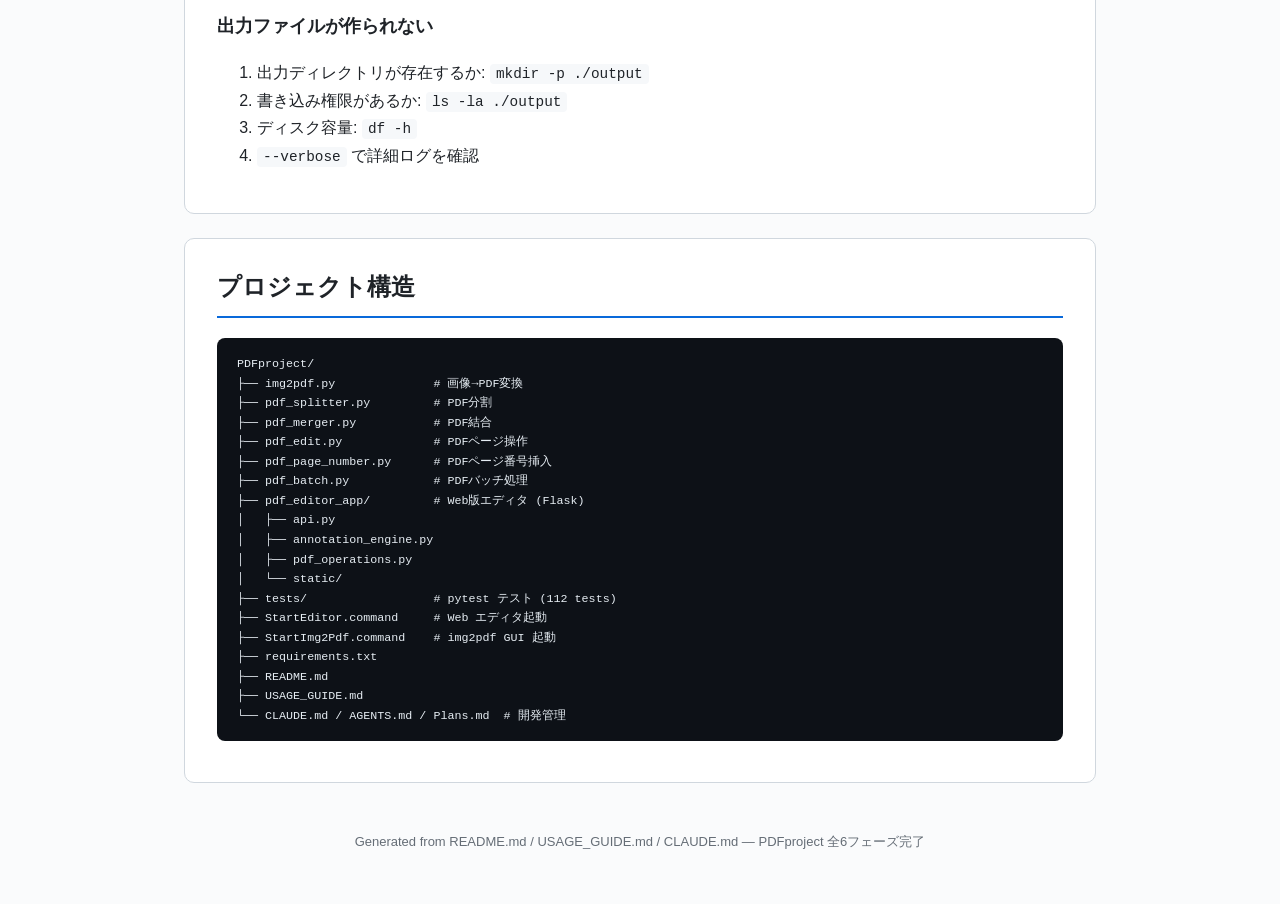
<file: web/usage_guide.html>
<!DOCTYPE html>
<html lang="ja">
<head>
<meta charset="UTF-8">
<meta name="viewport" content="width=device-width, initial-scale=1.0">
<title>PDFproject 使い方ガイド</title>
<style>
  :root {
    --bg: #fafbfc;
    --card: #ffffff;
    --text: #1f2328;
    --muted: #656d76;
    --accent: #0969da;
    --border: #d0d7de;
    --code-bg: #f6f8fa;
    --warn: #fff8c5;
  }
  * { box-sizing: border-box; }
  body {
    font-family: -apple-system, "Hiragino Sans", "Helvetica Neue", Arial, sans-serif;
    background: var(--bg);
    color: var(--text);
    margin: 0;
    line-height: 1.7;
  }
  .container { max-width: 960px; margin: 0 auto; padding: 32px 24px; }
  header {
    background: linear-gradient(135deg, #0969da, #218bff);
    color: #fff;
    padding: 40px 24px;
    border-radius: 12px;
    margin-bottom: 32px;
    box-shadow: 0 4px 16px rgba(9,105,218,0.15);
  }
  header h1 { margin: 0 0 8px; font-size: 32px; }
  header p { margin: 0; opacity: 0.95; font-size: 16px; }
  nav {
    background: var(--card);
    border: 1px solid var(--border);
    border-radius: 10px;
    padding: 20px 28px;
    margin-bottom: 32px;
  }
  nav h2 { margin: 0 0 12px; font-size: 16px; color: var(--muted); }
  nav ul { margin: 0; padding-left: 20px; }
  nav li { margin: 4px 0; }
  nav a { color: var(--accent); text-decoration: none; }
  nav a:hover { text-decoration: underline; }
  section {
    background: var(--card);
    border: 1px solid var(--border);
    border-radius: 10px;
    padding: 28px 32px;
    margin-bottom: 24px;
  }
  section h2 {
    margin-top: 0;
    border-bottom: 2px solid var(--accent);
    padding-bottom: 8px;
    font-size: 24px;
  }
  section h3 { margin-top: 28px; font-size: 18px; color: var(--text); }
  section h4 { margin-top: 20px; font-size: 15px; color: var(--muted); }
  code {
    background: var(--code-bg);
    padding: 2px 6px;
    border-radius: 4px;
    font-family: "SF Mono", Menlo, Consolas, monospace;
    font-size: 90%;
  }
  pre {
    background: #0d1117;
    color: #e6edf3;
    padding: 16px 20px;
    border-radius: 8px;
    overflow-x: auto;
    font-size: 13px;
    line-height: 1.5;
  }
  pre code { background: none; padding: 0; color: inherit; }
  table {
    width: 100%;
    border-collapse: collapse;
    margin: 16px 0;
  }
  th, td {
    text-align: left;
    padding: 10px 12px;
    border: 1px solid var(--border);
  }
  th { background: var(--code-bg); font-weight: 600; }
  .tool-card {
    background: var(--code-bg);
    border-left: 4px solid var(--accent);
    padding: 16px 20px;
    border-radius: 6px;
    margin: 16px 0;
  }
  .tool-card h3 { margin: 0 0 8px; }
  .tip {
    background: var(--warn);
    border-left: 4px solid #d4a72c;
    padding: 12px 18px;
    border-radius: 6px;
    margin: 12px 0;
  }
  .badge {
    display: inline-block;
    background: var(--accent);
    color: #fff;
    font-size: 11px;
    padding: 2px 8px;
    border-radius: 10px;
    vertical-align: middle;
    margin-left: 6px;
  }
  footer {
    text-align: center;
    color: var(--muted);
    font-size: 13px;
    padding: 24px;
  }
</style>
</head>
<body>
<div class="container">
  <header>
    <h1>PDFproject 使い方ガイド</h1>
    <p>画像→PDF変換 と PDF操作ツール集 — Python 3.13 + macOS</p>
  </header>

  <nav>
    <h2>目次</h2>
    <ul>
      <li><a href="#overview">プロジェクト概要</a></li>
      <li><a href="#install">インストール</a></li>
      <li><a href="#tools">6つのツール</a></li>
      <li><a href="#patterns">よくある使い方パターン</a></li>
      <li><a href="#picker">ツール選択早見表</a></li>
      <li><a href="#editor">Web版エディタ (pdf_editor_app)</a></li>
      <li><a href="#troubleshoot">トラブルシューティング</a></li>
      <li><a href="#structure">プロジェクト構造</a></li>
    </ul>
  </nav>

  <section id="overview">
    <h2>プロジェクト概要</h2>
    <p><strong>PDFproject</strong> は、画像のPDF化からPDF分割・結合・編集・ページ番号付与・バッチ処理までを一つに揃えた CLI/GUI ツール集です。すべて Python で実装されており、各機能は独立した1ファイルで構成されています。</p>
    <table>
      <tr><th>項目</th><th>内容</th></tr>
      <tr><td>言語</td><td>Python 3.13+</td></tr>
      <tr><td>主要ライブラリ</td><td>Pillow / pypdf / reportlab / tkinter</td></tr>
      <tr><td>テスト</td><td>pytest（全112テスト成功）</td></tr>
      <tr><td>動作環境</td><td>macOS（GUI は tkinter 標準）</td></tr>
      <tr><td>ライセンス</td><td>MIT</td></tr>
    </table>
  </section>

  <section id="install">
    <h2>インストール</h2>
    <pre><code># 依存ライブラリをまとめてインストール
pip install -r requirements.txt

# 個別にインストールする場合
pip install pypdf reportlab Pillow pytest</code></pre>
    <div class="tip">💡 macOSでは <code>tkinter</code> は標準で含まれます。表示されない場合は <code>brew reinstall python@3.13</code> で再インストール。</div>
  </section>

  <section id="tools">
    <h2>6つのツール</h2>

    <div class="tool-card">
      <h3>1. img2pdf.py — 画像→PDF変換</h3>
      <p>PNG/JPEGの画像群を1つのPDFにまとめます。透過PNGは白背景に合成。</p>
      <pre><code>python3 img2pdf.py --select-files                # GUI
python3 img2pdf.py page1.png page2.jpg -o out.pdf
python3 img2pdf.py ./screenshots -o report.pdf
python3 img2pdf.py ./pages --recursive -o book.pdf</code></pre>
      <p><strong>主なオプション</strong>: <code>-o</code> 出力先 / <code>--recursive</code> サブフォルダ含む / <code>-q</code> 画質(1-100, 既定95) / <code>--verbose</code></p>
    </div>

    <div class="tool-card">
      <h3>2. pdf_splitter.py — PDF分割</h3>
      <p>ページ範囲指定で複数ファイルに分割します。</p>
      <pre><code>python3 pdf_splitter.py --select-files
python3 pdf_splitter.py input.pdf --ranges "1-3,4-7,8-10" -o ./split
python3 pdf_splitter.py document.pdf --ranges "5" -o ./pages</code></pre>
      <p><strong>範囲指定</strong>: <code>1-3</code> / <code>1:3</code> / <code>5</code> / <code>1-3,5,7-9</code></p>
    </div>

    <div class="tool-card">
      <h3>3. pdf_merger.py — PDF結合</h3>
      <p>複数のPDFを1つに結合（最低2ファイル必須）。入力順序がそのまま結合順序になります。</p>
      <pre><code>python3 pdf_merger.py --select-files
python3 pdf_merger.py file1.pdf file2.pdf -o merged.pdf
python3 pdf_merger.py chapter*.pdf -o book.pdf</code></pre>
    </div>

    <div class="tool-card">
      <h3>4. pdf_edit.py — ページ削除・並べ替え・挿入</h3>
      <p>1つのコマンドで複数操作を組み合わせ可能です。</p>
      <pre><code># 削除
python3 pdf_edit.py input.pdf --delete "1,3,5-7" -o out.pdf

# 並べ替え（全ページ指定が必要）
python3 pdf_edit.py input.pdf --reorder "3,1,2,4-10" -o out.pdf

# 別PDFから挿入: source.pdf:pages@position
python3 pdf_edit.py input.pdf --insert "cover.pdf:1@1" -o out.pdf

# 複数操作の組み合わせ
python3 pdf_edit.py input.pdf --delete "1,5" --reorder "2,1,3-10" -o out.pdf</code></pre>
    </div>

    <div class="tool-card">
      <h3>5. pdf_page_number.py — ページ番号挿入</h3>
      <p>6つの位置指定とカスタムフォーマットに対応。</p>
      <pre><code>python3 pdf_page_number.py input.pdf -o out.pdf \
  --position bottom-right \
  --format "{page}/{total}"

# 表紙をスキップ
python3 pdf_page_number.py book.pdf -o numbered.pdf --skip-pages "1,2"

# 日本語フォーマット
python3 pdf_page_number.py input.pdf -o out.pdf --format "第{page}ページ"</code></pre>
      <table>
        <tr><th>位置</th><th>値</th></tr>
        <tr><td>上部 左 / 中央 / 右</td><td><code>top-left</code> / <code>top-center</code> / <code>top-right</code></td></tr>
        <tr><td>下部 左 / 中央 / 右</td><td><code>bottom-left</code> / <code>bottom-center</code> / <code>bottom-right</code></td></tr>
      </table>
    </div>

    <div class="tool-card">
      <h3>6. pdf_batch.py — バッチ処理 <span class="badge">NEW</span></h3>
      <p>ディレクトリ内の全PDFに対し同一操作を一括実行。最後に成功/失敗のサマリーを表示します。</p>
      <pre><code># 一括ページ番号追加
python3 pdf_batch.py add-page-numbers \
  --input-dir ./pdfs --output-dir ./numbered \
  --position bottom-right --format "{page}/{total}"

# 一括分割
python3 pdf_batch.py split \
  --input-dir ./pdfs --output-dir ./split --ranges "1-5,6-10"

# 一括ページ削除
python3 pdf_batch.py delete \
  --input-dir ./pdfs --output-dir ./edited --delete-pages "1"</code></pre>
    </div>
  </section>

  <section id="patterns">
    <h2>よくある使い方パターン</h2>

    <h3>パターン1: スキャン画像をPDFにまとめる</h3>
    <pre><code>python3 img2pdf.py ./scanned_images -o document.pdf</code></pre>

    <h3>パターン2: 大きなPDFを章ごとに分割</h3>
    <pre><code>python3 pdf_splitter.py book.pdf --ranges "1-20,21-50,51-100" -o ./chapters</code></pre>

    <h3>パターン3: 複数PDFを1冊の本に結合</h3>
    <pre><code>python3 pdf_merger.py cover.pdf intro.pdf chapter1.pdf chapter2.pdf -o book.pdf</code></pre>

    <h3>パターン4: 不要ページの削除と並べ替え</h3>
    <pre><code>python3 pdf_edit.py presentation.pdf --delete "2,5,8-10" -o cleaned.pdf</code></pre>

    <h3>パターン5: ページ番号を追加（表紙はスキップ）</h3>
    <pre><code>python3 pdf_page_number.py document.pdf -o numbered.pdf \
  --skip-pages "1" --position bottom-right --format "{page}/{total}"</code></pre>

    <h3>実践例: 論文PDFのフル組み立て</h3>
    <pre><code># 1. フィギュア画像をPDFに
python3 img2pdf.py ./figures -o figures.pdf

# 2. 章PDFと結合
python3 pdf_merger.py cover.pdf abstract.pdf intro.pdf methods.pdf figures.pdf discussion.pdf -o draft.pdf

# 3. 不要ページ削除
python3 pdf_edit.py draft.pdf --delete "15,20-22" -o cleaned.pdf

# 4. ページ番号付与（表紙・目次スキップ）
python3 pdf_page_number.py cleaned.pdf -o final.pdf \
  --skip-pages "1,2" --position bottom-center --format "- {page} -"</code></pre>
  </section>

  <section id="picker">
    <h2>ツール選択早見表</h2>
    <table>
      <tr><th>やりたいこと</th><th>使うツール</th></tr>
      <tr><td>画像をPDFにしたい</td><td><code>img2pdf.py</code></td></tr>
      <tr><td>PDFを複数に分けたい</td><td><code>pdf_splitter.py</code></td></tr>
      <tr><td>複数PDFを1つにしたい</td><td><code>pdf_merger.py</code></td></tr>
      <tr><td>ページの削除/並べ替え/挿入</td><td><code>pdf_edit.py</code></td></tr>
      <tr><td>ページ番号を付けたい</td><td><code>pdf_page_number.py</code></td></tr>
      <tr><td>複数PDFに同じ操作を一括で</td><td><code>pdf_batch.py</code></td></tr>
    </table>
    <div class="tip">💡 全ツール共通: <code>--select-files</code> でGUIモード、<code>--verbose</code> で詳細ログ、<code>-o</code> で出力先指定。</div>
  </section>

  <section id="editor">
    <h2>Web版エディタ (pdf_editor_app)</h2>
    <p>ブラウザで動作するPDFエディタ。<code>StartEditor.command</code> をダブルクリックするか、以下のコマンドで起動できます。</p>
    <pre><code>python3 run_editor.py
# → ブラウザで http://localhost:5000 などにアクセス</code></pre>
    <p><strong>構成</strong>: Flask ベースのアプリで、<code>api.py</code>（REST API）、<code>annotation_engine.py</code>（注釈処理）、<code>pdf_operations.py</code>（PDF操作）、<code>static/</code>（フロントエンド）から成ります。</p>
  </section>

  <section id="troubleshoot">
    <h2>トラブルシューティング</h2>

    <h3>ModuleNotFoundError: No module named 'pypdf'</h3>
    <pre><code>pip install -r requirements.txt</code></pre>

    <h3>tkinter not available for GUI mode</h3>
    <pre><code>brew reinstall python@3.13</code></pre>

    <h3>File is not a valid PDF</h3>
    <p>元のPDFが破損している可能性があります。Adobe Acrobat Reader等で開けるか確認してください。</p>

    <h3>出力ファイルが作られない</h3>
    <ol>
      <li>出力ディレクトリが存在するか: <code>mkdir -p ./output</code></li>
      <li>書き込み権限があるか: <code>ls -la ./output</code></li>
      <li>ディスク容量: <code>df -h</code></li>
      <li><code>--verbose</code> で詳細ログを確認</li>
    </ol>
  </section>

  <section id="structure">
    <h2>プロジェクト構造</h2>
    <pre><code>PDFproject/
├── img2pdf.py              # 画像→PDF変換
├── pdf_splitter.py         # PDF分割
├── pdf_merger.py           # PDF結合
├── pdf_edit.py             # PDFページ操作
├── pdf_page_number.py      # PDFページ番号挿入
├── pdf_batch.py            # PDFバッチ処理
├── pdf_editor_app/         # Web版エディタ (Flask)
│   ├── api.py
│   ├── annotation_engine.py
│   ├── pdf_operations.py
│   └── static/
├── tests/                  # pytest テスト (112 tests)
├── StartEditor.command     # Web エディタ起動
├── StartImg2Pdf.command    # img2pdf GUI 起動
├── requirements.txt
├── README.md
├── USAGE_GUIDE.md
└── CLAUDE.md / AGENTS.md / Plans.md  # 開発管理</code></pre>
  </section>

  <footer>
    Generated from README.md / USAGE_GUIDE.md / CLAUDE.md — PDFproject 全6フェーズ完了
  </footer>
</div>
</body>
</html>
</file>
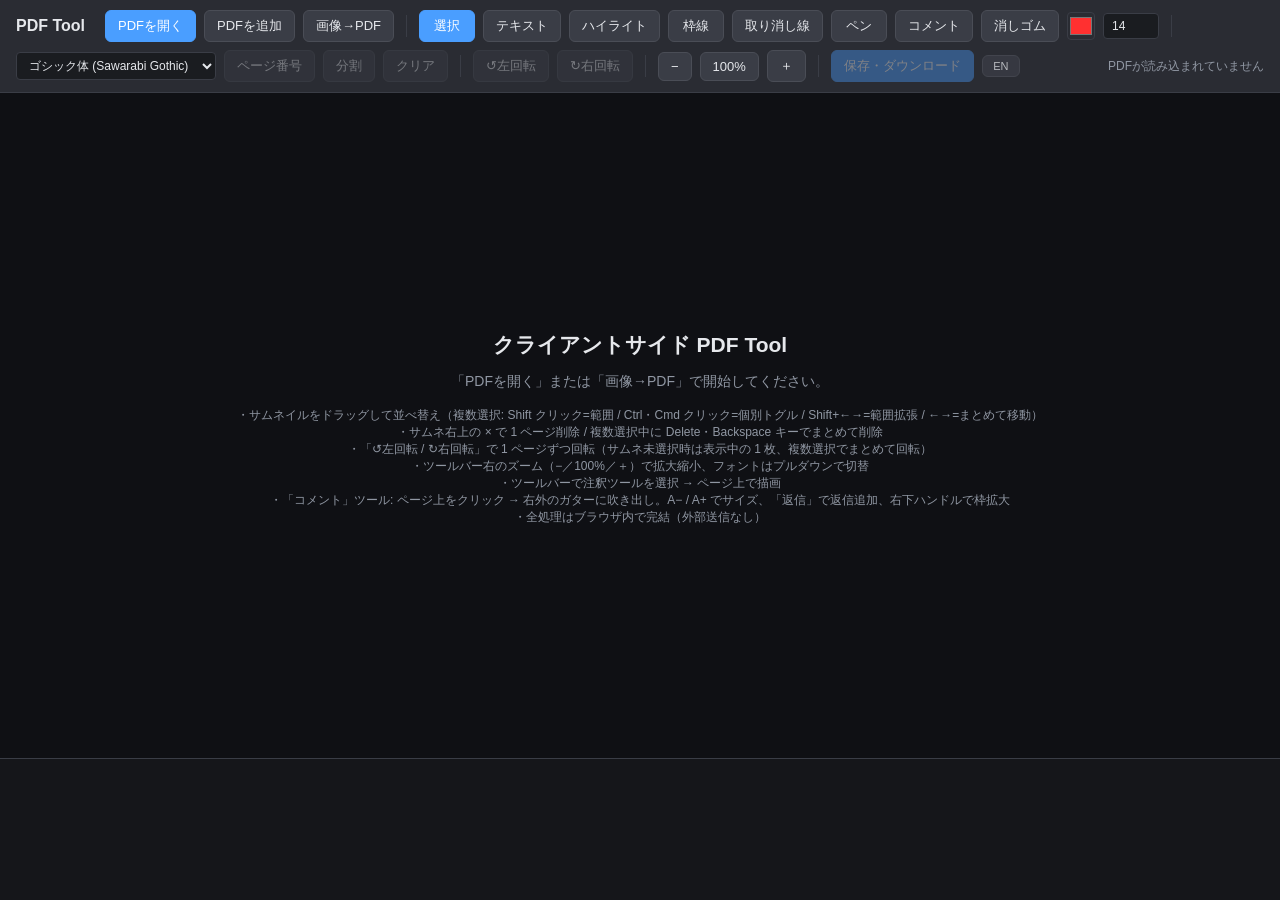
<file: deploy/pdf_tool/pdf_tool.html>
<!DOCTYPE html>
<html lang="ja" data-default-lang="ja">
<head>
<meta charset="UTF-8">
<meta name="viewport" content="width=device-width, initial-scale=1.0">
<!-- Defense-in-depth CSP: deny external network egress so an injected XSS
     cannot exfiltrate data via fetch/XHR/WebSocket.
     - 'unsafe-inline' / 'unsafe-eval' are required because pdf.js and pdf-lib
       use inline scripts and dynamic Function() at runtime.
     - blob: is required so the bundled PDF.js worker can be loaded from a
       Blob URL (worker-src) and as a script (script-src).
     - connect-src is restricted to local schemes only — no http(s) egress. -->
<meta http-equiv="Content-Security-Policy" content="default-src 'self' blob: data:; script-src 'self' 'unsafe-inline' 'unsafe-eval' blob:; worker-src 'self' blob:; style-src 'self' 'unsafe-inline'; img-src 'self' data: blob:; font-src 'self' data:; connect-src 'self' blob: data:; frame-src 'none'; object-src 'none'; base-uri 'none'; form-action 'none';">
<title>PDF Tool — クライアントサイド版 (オフライン)</title>
<!-- All processing happens in the browser. No external CDN — every dependency
     is bundled in ./lib/ for full offline operation and tamper resistance. -->
<script src="lib/pdf.min.js"></script>
<script src="lib/pdf-lib.min.js"></script>
<!-- fontkit is required by pdf-lib to embed custom (non-standard) fonts. -->
<script src="lib/fontkit.umd.min.js"></script>
<!-- jszip is required to bundle multi-range PDF splits into one zip download. -->
<script src="lib/jszip.min.js"></script>
<style>
:root {
  --bg: #1e1f23;
  --bg-elev: #2a2c33;
  --bg-strip: #15161a;
  --border: #3a3d46;
  --text: #e6e8ec;
  --muted: #9097a3;
  --accent: #4a9eff;
  --accent-soft: rgba(74,158,255,0.15);
  --danger: #ff5a5a;
  --thumb-w: 84px;
  --thumb-h: 110px;
  --view-scale: 1.4;
}
* { box-sizing: border-box; }
html, body {
  margin: 0; padding: 0;
  height: 100%;
  background: var(--bg);
  color: var(--text);
  font-family: -apple-system, "Hiragino Sans", "Helvetica Neue", Arial, sans-serif;
  font-size: 14px;
  overflow: hidden;
}
#app { display: flex; flex-direction: column; height: 100%; }

/* --- Toolbar --- */
#toolbar {
  flex-shrink: 0;
  background: var(--bg-elev);
  border-bottom: 1px solid var(--border);
  padding: 10px 16px;
  display: flex;
  flex-wrap: wrap;
  gap: 8px;
  align-items: center;
}
#toolbar h1 {
  margin: 0 12px 0 0;
  font-size: 16px;
  font-weight: 600;
}
.tb-btn {
  background: #3a3d46;
  color: var(--text);
  border: 1px solid #4a4d56;
  padding: 6px 12px;
  border-radius: 6px;
  cursor: pointer;
  font-size: 13px;
  transition: background 0.15s, border-color 0.15s;
}
.tb-btn:hover { background: #4a4d56; border-color: var(--accent); }
.tb-btn.primary { background: var(--accent); border-color: var(--accent); color: #fff; }
.tb-btn.primary:hover { background: #2d8aef; }
.tb-btn:disabled { opacity: 0.4; cursor: not-allowed; }
.tb-btn.tool { min-width: 56px; }
.tb-btn.tool.active {
  background: var(--accent);
  border-color: var(--accent);
  color: #fff;
}
.tb-sep { width: 1px; height: 22px; background: var(--border); margin: 0 4px; }
.tb-info { color: var(--muted); font-size: 12px; margin-left: auto; }
#btn-lang { min-width: 38px; padding: 4px 8px; font-size: 11px; opacity: 0.75; }
#btn-lang:hover { opacity: 1; }
.tb-color {
  width: 28px; height: 28px;
  border: 1px solid var(--border);
  border-radius: 4px;
  background: transparent;
  cursor: pointer;
  padding: 0;
}
.tb-num {
  width: 56px;
  background: #1a1c20;
  color: var(--text);
  border: 1px solid var(--border);
  border-radius: 4px;
  padding: 5px 8px;
  font-size: 12px;
}
.tb-select {
  background: #1a1c20;
  color: var(--text);
  border: 1px solid var(--border);
  border-radius: 4px;
  padding: 5px 8px;
  font-size: 12px;
  max-width: 200px;
  cursor: pointer;
}
.tb-select:hover { border-color: var(--accent); }
.tb-select option { background: #1a1c20; color: var(--text); }

/* --- Viewer --- */
#viewer {
  flex: 1;
  overflow: auto;          /* horizontal scroll too, so the gutter is always
                              reachable even if the window is narrower than
                              page + gutter */
  background: #0f1014;
  padding: 24px;
  display: flex;
  flex-direction: column;
  align-items: center;
  gap: 16px;
}
/* page-frame reserves (page width + gutter width) in its box model so
   align-items:center in #viewer centers "page + gutter" as a unit. The
   comment-gutter and leader-svg are ABSOLUTELY positioned inside the frame
   (not flex children) so flex sizing cannot squish them onto the page. */
.page-frame {
  position: relative;
  /* width/height are set inline; no flex container. */
}
.page-wrap {
  position: relative;
  background: #fff;
  box-shadow: 0 4px 16px rgba(0,0,0,0.5);
}
.comment-gutter {
  position: absolute;
  top: 0;
  /* `left` is set inline to match the page-wrap's right edge. */
  background: rgba(255, 255, 255, 0.02);
  border-left: 1px dashed rgba(255, 170, 0, 0.25);
  pointer-events: auto;
  /* Allow comment boxes to be visually distinct from page background. */
  z-index: 8;
}
.leader-svg {
  position: absolute;
  top: 0;
  left: 0;
  pointer-events: none;            /* leader lines themselves are inert */
  z-index: 6;
  overflow: visible;
}
.leader-svg line { stroke-linecap: round; }
/* Anchor rect / dot on the PDF body side are the ACTIVATION trigger for
   their comment. Override leader-svg's pointer-events: none so clicks land. */
.leader-svg .comment-anchor-rect,
.leader-svg .comment-anchor-dot {
  pointer-events: all;
  cursor: pointer;
}
.leader-svg .comment-anchor-rect:hover {
  fill-opacity: 0.3;
}
/* Active anchor rect: shown as draggable. Solid, bold, visible outline. */
.leader-svg .comment-anchor-rect.active {
  cursor: move;
  stroke-width: 2;
  stroke-dasharray: none;
  fill-opacity: 0.25;
}
.leader-svg .comment-anchor-dot.active {
  cursor: move;
}
/* Resize handles drawn around the active anchor rect (8 corners/edges). */
.leader-svg .anchor-handle {
  fill: #ff8800;
  stroke: #fff;
  stroke-width: 1.5;
  vector-effect: non-scaling-stroke;
  pointer-events: all;
}
.leader-svg .anchor-handle:hover { fill: #ffaa00; }
.leader-svg .anchor-handle.nw,
.leader-svg .anchor-handle.se { cursor: nwse-resize; }
.leader-svg .anchor-handle.ne,
.leader-svg .anchor-handle.sw { cursor: nesw-resize; }
.leader-svg .anchor-handle.n,
.leader-svg .anchor-handle.s  { cursor: ns-resize; }
.leader-svg .anchor-handle.e,
.leader-svg .anchor-handle.w  { cursor: ew-resize; }
.comment-box {
  position: absolute;
  background: #fff6dd;
  border: 1px solid #d89000;      /* thinner, muted when INACTIVE */
  border-radius: 4px;
  box-shadow: 0 1px 3px rgba(0,0,0,0.15);
  font-family: "Hiragino Sans", "Noto Sans JP", Arial, sans-serif;
  display: flex;
  flex-direction: column;
  overflow: hidden;
  box-sizing: border-box;
  z-index: 10;
  transition: border-color 0.12s, box-shadow 0.12s;
}
/* ACTIVE state: thicker border + prominent shadow + header draggable +
   fill handle visible. Entered by clicking the anchor rect / dot on the
   PDF body side; exited by clicking outside any comment. */
.comment-box.active {
  border: 2px solid #ff8800;
  box-shadow: 0 4px 14px rgba(0,0,0,0.4);
}
.comment-box:not(.active) .cb-fill-handle {
  display: none;                   /* resize handle only visible when active */
}
.comment-box:not(.active) .cb-header {
  cursor: default;                 /* not draggable when inactive */
}
.comment-box .cb-header {
  display: flex;
  align-items: center;
  justify-content: space-between;
  background: #ffe29a;
  color: #553300;
  padding: 2px 4px;
  font-size: 10px;
  cursor: move;
  user-select: none;
  flex-shrink: 0;
  gap: 4px;
}
.comment-box .cb-title {
  font-weight: 600;
  white-space: nowrap;
  overflow: hidden;
  text-overflow: ellipsis;
  flex-shrink: 1;
  min-width: 0;
}
.comment-box .cb-tools {
  display: flex;
  align-items: center;
  gap: 2px;
  flex-shrink: 0;
}
.comment-box .cb-tools button {
  background: rgba(255,255,255,0.4);
  border: 1px solid rgba(120,80,0,0.35);
  color: #553300;
  font-size: 10px;
  line-height: 1;
  padding: 1px 5px;
  border-radius: 3px;
  cursor: pointer;
  font-family: inherit;
}
.comment-box .cb-tools button:hover {
  background: #fff;
  border-color: #884400;
}
.comment-box .cb-del {
  background: transparent !important;
  border: none !important;
  color: #884400;
  font-size: 14px !important;
  padding: 0 3px !important;
  cursor: pointer;
}
.comment-box .cb-del:hover { color: var(--danger) !important; }
.comment-box .cb-body {
  flex: 1;
  padding: 3px 5px;
  line-height: 1.3;
  color: #222;
  outline: none;
  overflow: auto;
  word-break: break-word;
  white-space: pre-wrap;
  min-height: 0;
}
.comment-box .cb-replies {
  /* Container for reply "sub-windows" stacked below the main comment body. */
  margin: 4px 4px 4px 12px;   /* left indent to suggest nesting */
  padding: 0;
  display: flex;
  flex-direction: column;
  gap: 6px;
  position: relative;
}
/* Vertical connector line from parent body down the left edge of the replies. */
.comment-box .cb-replies::before {
  content: "";
  position: absolute;
  left: -6px;
  top: 0;
  bottom: 4px;
  width: 2px;
  background: #d0a060;
  border-radius: 1px;
}
.comment-box .cb-reply-item {
  /* Each reply is a distinct bordered card — a mini window below the parent. */
  display: flex;
  flex-direction: column;
  background: #fffcf1;
  border: 1px solid #e0b050;
  border-radius: 5px;
  box-shadow: 0 1px 3px rgba(140,90,0,0.25);
  overflow: hidden;
  position: relative;
}
.comment-box .cb-reply-item::before {
  /* Little "branch" connector from the vertical line to this card. */
  content: "";
  position: absolute;
  left: -6px;
  top: 11px;
  width: 6px;
  height: 2px;
  background: #d0a060;
}
.comment-box .cb-reply-head {
  display: flex;
  align-items: center;
  justify-content: space-between;
  background: #ffe8b0;
  color: #663300;
  padding: 1px 5px;
  font-size: 9px;
  font-weight: 600;
  letter-spacing: 0.3px;
  user-select: none;
  flex-shrink: 0;
}
.comment-box .cb-reply-head .label {
  display: inline-flex;
  align-items: center;
  gap: 3px;
}
.comment-box .cb-reply-head .label::before {
  content: "↳";
  font-weight: 700;
  color: #884400;
}
.comment-box .cb-reply-text {
  outline: none;
  white-space: pre-wrap;
  word-break: break-word;
  color: #333;
  padding: 3px 6px;
  line-height: 1.3;
  min-height: 1.4em;
}
.comment-box .cb-reply-del {
  background: transparent;
  border: none;
  color: #884400;
  font-size: 12px;
  cursor: pointer;
  padding: 0 2px;
  line-height: 1;
  flex-shrink: 0;
}
.comment-box .cb-reply-del:hover { color: var(--danger); }
.comment-box .cb-fill-handle {
  position: absolute;
  right: 0;
  bottom: 0;
  width: 12px;
  height: 12px;
  background: #ffaa00;
  border: 1px solid #663300;
  cursor: nwse-resize;
  box-sizing: border-box;
  z-index: 5;
}
.comment-box .cb-fill-handle:hover { background: #ff8800; }

/* Reply boxes — separate floating windows in the gutter, NOT nested in the
   parent comment. Each reply is an independent absolutely-positioned div. */
.reply-box {
  position: absolute;
  background: #fffcf1;
  border: 1.5px solid #e0b050;
  border-radius: 5px;
  box-shadow: 0 1px 4px rgba(140,90,0,0.3);
  font-family: "Hiragino Sans", "Noto Sans JP", Arial, sans-serif;
  display: flex;
  flex-direction: column;
  overflow: hidden;
  box-sizing: border-box;
  z-index: 9;
  pointer-events: auto;
}
.reply-box .rb-header {
  display: flex;
  align-items: center;
  justify-content: space-between;
  background: #ffe8b0;
  color: #663300;
  padding: 1px 5px;
  font-size: 10px;
  font-weight: 600;
  user-select: none;
  flex-shrink: 0;
  cursor: move;
}
.reply-box .rb-label {
  display: inline-flex;
  align-items: center;
  gap: 3px;
  white-space: nowrap;
}
.reply-box .rb-label::before {
  content: "↳";
  font-weight: 700;
  color: #884400;
}
.reply-box .rb-del {
  background: transparent;
  border: none;
  color: #884400;
  font-size: 12px;
  line-height: 1;
  padding: 0 3px;
  cursor: pointer;
  flex-shrink: 0;
}
.reply-box .rb-del:hover { color: var(--danger); }
.reply-box .rb-body {
  flex: 1;
  padding: 3px 5px;
  line-height: 1.3;
  color: #333;
  outline: none;
  overflow: auto;
  word-break: break-word;
  white-space: pre-wrap;
  min-height: 1.4em;
}
.comment-anchor-dot {
  fill: #ffaa00;
  stroke: #663300;
  stroke-width: 1;
  vector-effect: non-scaling-stroke;
}
.page-wrap canvas { display: block; }
.page-wrap svg.overlay {
  position: absolute;
  inset: 0;
  width: 100%;
  height: 100%;
  /* Always interactive — annotations and selection chrome need clicks. */
  pointer-events: auto;
}
.page-wrap.tool-active svg.overlay { cursor: crosshair; }
.page-wrap.tool-text.tool-active svg.overlay { cursor: text; }
.page-wrap.tool-eraser.tool-active svg.overlay { cursor: not-allowed; }

.annot {
  cursor: pointer;
}
.tool-eraser .annot:hover {
  outline: 2px dashed var(--danger);
  outline-offset: 2px;
}

/* Selection visuals (rendered inside the SVG overlay). */
.sel-bg {
  fill: rgba(74, 158, 255, 0.08);
  stroke: var(--accent);
  stroke-dasharray: 4 3;
  vector-effect: non-scaling-stroke;
  stroke-width: 1.5;
  pointer-events: none;
}
.sel-move {
  fill: rgba(255,255,255,0.001);  /* near-transparent but definitely "painted" */
  cursor: move;
  pointer-events: all;            /* make sure the whole bbox is draggable */
}
.sel-handle {
  fill: var(--accent);
  stroke: #fff;
  stroke-width: 1.5;
  vector-effect: non-scaling-stroke;
  pointer-events: all;
}
.sel-handle:hover { fill: #2d8aef; }
.sel-handle.nw, .sel-handle.se { cursor: nwse-resize; }
.sel-handle.ne, .sel-handle.sw { cursor: nesw-resize; }
.sel-handle.n,  .sel-handle.s  { cursor: ns-resize; }
.sel-handle.e,  .sel-handle.w  { cursor: ew-resize; }
/* Strikethrough endpoint + mid-stretch + gap handles. */
.sel-handle.p1, .sel-handle.p2 { cursor: grab; }
.sel-handle.pm                 { cursor: ew-resize; fill: #f0a020; }
.sel-handle.pg                 { cursor: ns-resize; fill: #20c060; }

/* Floating property panel for the selected annotation. */
#prop-panel {
  position: fixed;
  top: 70px;
  right: 18px;
  width: 240px;
  background: var(--bg-elev);
  border: 1px solid var(--border);
  border-radius: 10px;
  padding: 14px 16px;
  box-shadow: 0 8px 28px rgba(0,0,0,0.5);
  z-index: 500;
  display: none;
}
#prop-panel.show { display: block; }
#prop-panel h4 {
  margin: 0 0 12px;
  font-size: 13px;
  color: var(--accent);
  text-transform: uppercase;
  letter-spacing: 0.6px;
}
#prop-panel .row {
  display: flex;
  align-items: center;
  gap: 8px;
  margin: 8px 0;
  font-size: 12px;
}
#prop-panel .row > label {
  flex: 0 0 70px;
  color: var(--muted);
}
#prop-panel input[type=number],
#prop-panel input[type=range] {
  flex: 1;
  background: #1a1c20;
  color: var(--text);
  border: 1px solid var(--border);
  border-radius: 4px;
  padding: 4px 8px;
  font-size: 12px;
}
#prop-panel input[type=color] {
  width: 36px; height: 24px;
  border: 1px solid var(--border);
  border-radius: 4px;
  background: transparent;
  padding: 0;
  cursor: pointer;
}
#prop-panel .opacity-val {
  flex: 0 0 32px;
  text-align: right;
  color: var(--text);
  font-variant-numeric: tabular-nums;
}
#prop-panel button.del {
  width: 100%;
  margin-top: 10px;
  background: var(--danger);
  color: #fff;
  border: none;
  padding: 7px;
  border-radius: 5px;
  cursor: pointer;
  font-size: 13px;
}
#prop-panel button.del:hover { background: #ff3838; }

/* Inline text-input overlay for new / edited text annotations (textarea) */
.text-input-floating {
  position: absolute;
  background: rgba(255, 255, 255, 0.95);
  border: 2px dashed var(--accent);
  padding: 2px 4px;
  font-family: "Hiragino Sans", "Noto Sans JP", "Helvetica", Arial, sans-serif;
  outline: none;
  z-index: 50;
  min-width: 30px;
  box-sizing: content-box;
  white-space: pre-wrap;
  word-break: break-word;
}

#welcome {
  margin: auto;
  text-align: center;
  color: var(--muted);
}
#welcome h2 { color: var(--text); margin-bottom: 8px; }

/* --- Thumbnail strip --- */
#strip {
  flex-shrink: 0;
  height: calc(var(--thumb-h) + 32px);
  background: var(--bg-strip);
  border-top: 1px solid var(--border);
  padding: 16px;
  display: flex;
  align-items: center;
  gap: 10px;
  overflow-x: auto;
  overflow-y: hidden;
  position: relative;
}
.thumb {
  flex-shrink: 0;
  width: var(--thumb-w);
  height: var(--thumb-h);
  background: #fff;
  border: 2px solid transparent;
  border-radius: 4px;
  position: relative;
  cursor: grab;
  overflow: hidden;
  user-select: none;
  -webkit-user-select: none;
  touch-action: none;
  transition: border-color 0.15s, box-shadow 0.15s;
}
.thumb:hover { border-color: var(--muted); }
.thumb canvas {
  width: 100%; height: 100%;
  object-fit: contain;
  display: block;
  pointer-events: none;
}
.thumb-label {
  position: absolute;
  bottom: 0; left: 0; right: 0;
  text-align: center;
  font-size: 10px;
  background: rgba(0,0,0,0.7);
  color: #fff;
  padding: 2px 0;
  pointer-events: none;
}
.thumb-del {
  position: absolute;
  top: 3px; right: 3px;
  width: 18px; height: 18px;
  background: rgba(0,0,0,0.6);
  color: #fff;
  border: none;
  border-radius: 50%;
  font-size: 12px;
  line-height: 1;
  cursor: pointer;
  display: none;
  z-index: 5;
}
.thumb:hover .thumb-del { display: block; }
.thumb-del:hover { background: var(--danger); }
.thumb.dragging { opacity: 0.35; border-color: var(--accent); cursor: grabbing; }
.thumb.multi-selected {
  border-color: var(--accent);
  box-shadow: 0 0 0 2px var(--accent), 0 2px 8px rgba(74,158,255,0.5);
  background: var(--accent-soft);
}
.thumb-ghost-badge {
  position: absolute;
  top: -8px;
  right: -8px;
  background: var(--accent);
  color: #fff;
  border-radius: 10px;
  padding: 2px 7px;
  font-size: 11px;
  font-weight: 600;
  box-shadow: 0 2px 6px rgba(0,0,0,0.5);
}

.thumb-ghost {
  position: fixed;
  width: var(--thumb-w);
  height: var(--thumb-h);
  background: #fff;
  border: 2px solid var(--accent);
  border-radius: 4px;
  box-shadow: 0 8px 24px rgba(0,0,0,0.65);
  transform: rotate(2deg);
  pointer-events: none;
  z-index: 9999;
  overflow: hidden;
}
.thumb-ghost canvas { width: 100%; height: 100%; object-fit: contain; }

.drop-indicator {
  position: absolute;
  top: 12px;
  bottom: 12px;
  width: 3px;
  background: var(--accent);
  border-radius: 2px;
  box-shadow: 0 0 10px rgba(74,158,255,0.95);
  pointer-events: none;
  z-index: 10;
}

/* --- Modal --- */
.modal-overlay {
  position: fixed; inset: 0;
  background: rgba(0,0,0,0.6);
  display: none;
  align-items: center;
  justify-content: center;
  z-index: 1000;
}
.modal-overlay.show { display: flex; }
.modal {
  background: var(--bg-elev);
  border: 1px solid var(--border);
  border-radius: 10px;
  padding: 24px 28px;
  min-width: 360px;
  box-shadow: 0 12px 48px rgba(0,0,0,0.6);
}
.modal h3 { margin: 0 0 16px; font-size: 16px; }
#split-modal .modal { width: min(90vw, 720px); }
.split-thumbs {
  display: flex;
  flex-wrap: wrap;
  gap: 8px;
  max-height: 260px;
  overflow-y: auto;
  overflow-x: hidden;
  margin-top: 10px;
  padding: 4px;
  background: var(--bg-strip);
  border: 1px solid var(--border);
  border-radius: 6px;
}
.split-thumb {
  flex-shrink: 0;
  width: 52px;
  display: flex;
  flex-direction: column;
  align-items: center;
  gap: 2px;
  padding: 3px;
  border: 2px solid transparent;
  border-radius: 4px;
  opacity: 0.35;
  transition: opacity 0.12s, border-color 0.12s;
}
.split-thumb img {
  width: 46px;
  height: 60px;
  object-fit: contain;
  background: #fff;
  border-radius: 2px;
  display: block;
}
.split-thumb.in-range { opacity: 1; }
.split-thumb-label {
  font-size: 10px;
  color: var(--muted);
  text-align: center;
}
.modal label {
  display: flex;
  align-items: center;
  gap: 10px;
  margin: 10px 0;
  font-size: 13px;
}
.modal label > span { min-width: 110px; color: var(--muted); }
.modal input[type=text],
.modal input[type=number],
.modal select {
  flex: 1;
  background: #1a1c20;
  color: var(--text);
  border: 1px solid var(--border);
  border-radius: 4px;
  padding: 6px 10px;
  font-size: 13px;
}
.modal-buttons {
  display: flex;
  gap: 8px;
  justify-content: flex-end;
  margin-top: 18px;
}

#toast {
  position: fixed;
  bottom: 24px;
  left: 50%;
  transform: translateX(-50%);
  background: rgba(0,0,0,0.85);
  color: #fff;
  padding: 10px 18px;
  border-radius: 6px;
  font-size: 13px;
  opacity: 0;
  transition: opacity 0.2s;
  pointer-events: none;
  z-index: 2000;
}
#toast.show { opacity: 1; }
</style>
</head>
<body>
<div id="app">

  <div id="toolbar">
    <h1>PDF Tool</h1>
    <button class="tb-btn primary" id="btn-open" data-i18n="tb.open">PDFを開く</button>
    <button class="tb-btn" id="btn-merge" data-i18n="tb.merge">PDFを追加</button>
    <button class="tb-btn" id="btn-img2pdf" data-i18n="tb.img2pdf">画像→PDF</button>
    <span class="tb-sep"></span>

    <!-- Annotation tools -->
    <button class="tb-btn tool active" data-tool="select" data-i18n="tb.select" data-i18n-title="tb.title.select" title="選択 / 移動 / リサイズ">選択</button>
    <button class="tb-btn tool" data-tool="text" data-i18n="tb.text" data-i18n-title="tb.title.text" title="テキスト注釈">テキスト</button>
    <button class="tb-btn tool" data-tool="highlight" data-i18n="tb.highlight" data-i18n-title="tb.title.highlight" title="ハイライト (塗りつぶし矩形)">ハイライト</button>
    <button class="tb-btn tool" data-tool="frame" data-i18n="tb.frame" data-i18n-title="tb.title.frame" title="枠線 (矩形のアウトライン)">枠線</button>
    <button class="tb-btn tool" data-tool="strikethrough" data-i18n="tb.strikethrough" data-i18n-title="tb.title.strikethrough" title="取り消し線 (二重線で見え消し)">取り消し線</button>
    <button class="tb-btn tool" data-tool="pen" data-i18n="tb.pen" data-i18n-title="tb.title.pen" title="ペン (フリーハンド)">ペン</button>
    <button class="tb-btn tool" data-tool="comment" data-i18n="tb.comment" data-i18n-title="tb.title.comment" title="コメント (ページ外の吹き出し)">コメント</button>
    <button class="tb-btn tool" data-tool="eraser" data-i18n="tb.eraser" data-i18n-title="tb.title.eraser" title="消しゴム (クリックで削除)">消しゴム</button>
    <input type="color" class="tb-color" id="tool-color" value="#ff3030" data-i18n-title="tb.title.color" title="色">
    <input type="number" class="tb-num" id="tool-size" value="14" min="2" max="72" data-i18n-title="tb.title.size" title="サイズ / 太さ / フォント">

    <span class="tb-sep"></span>
    <select class="tb-select" id="font-select" data-i18n-title="tb.title.fontSelect" title="埋め込みフォントを選択">
      <option value="0" data-i18n="font.gothic">ゴシック体 (Sawarabi Gothic)</option>
      <option value="_load" data-i18n="font.loadCustom">カスタムフォントを読み込む…</option>
    </select>
    <button class="tb-btn" id="btn-pagenum" data-i18n="tb.pagenum" disabled>ページ番号</button>
    <button class="tb-btn" id="btn-split" data-i18n="tb.split" data-i18n-title="tb.title.split" title="ページ範囲で分割し、ZIPでダウンロード" disabled>分割</button>
    <button class="tb-btn" id="btn-clear" data-i18n="tb.clear" disabled>クリア</button>
    <span class="tb-sep"></span>
    <button class="tb-btn" id="btn-rotate-left" disabled data-i18n="tb.rotateLeft" data-i18n-title="tb.title.rotateLeft" title="選択ページを左90°回転 (未選択時は表示中のページ1枚)">↺左回転</button>
    <button class="tb-btn" id="btn-rotate-right" disabled data-i18n="tb.rotateRight" data-i18n-title="tb.title.rotateRight" title="選択ページを右90°回転 (未選択時は表示中のページ1枚)">↻右回転</button>
    <span class="tb-sep"></span>
    <button class="tb-btn" id="btn-zoom-out" data-i18n-title="tb.title.zoomOut" title="ズームアウト">−</button>
    <button class="tb-btn" id="btn-zoom-reset" data-i18n-title="tb.title.zoomReset" title="100% に戻す">100%</button>
    <button class="tb-btn" id="btn-zoom-in" data-i18n-title="tb.title.zoomIn" title="ズームイン">＋</button>
    <span class="tb-sep"></span>
    <button class="tb-btn primary" id="btn-save" disabled data-i18n="tb.save" data-i18n-title="tb.title.save" title="編集内容を埋め込んだ PDF をダウンロード">保存・ダウンロード</button>
    <button class="tb-btn" id="btn-lang" title="Switch language / 言語切替">EN</button>
    <span class="tb-info" id="info" data-i18n="msg.noPdf">PDFが読み込まれていません</span>
  </div>

  <div id="viewer">
    <div id="welcome">
      <h2 data-i18n="welcome.title">クライアントサイド PDF Tool</h2>
      <p data-i18n="welcome.sub">「PDFを開く」または「画像→PDF」で開始してください。</p>
      <p style="font-size:12px;margin-top:16px">
        <span data-i18n="welcome.tip1">・サムネイルをドラッグして並べ替え（複数選択: Shift クリック=範囲 / Ctrl・Cmd クリック=個別トグル / Shift+←→=範囲拡張 / ←→=まとめて移動）</span><br>
        <span data-i18n="welcome.tip2">・サムネ右上の × で 1 ページ削除 / 複数選択中に Delete・Backspace キーでまとめて削除</span><br>
        <span data-i18n="welcome.tip3">・「↺左回転 / ↻右回転」で 1 ページずつ回転（サムネ未選択時は表示中の 1 枚、複数選択でまとめて回転）</span><br>
        <span data-i18n="welcome.tip4">・ツールバー右のズーム（−／100%／＋）で拡大縮小、フォントはプルダウンで切替</span><br>
        <span data-i18n="welcome.tip5">・ツールバーで注釈ツールを選択 → ページ上で描画</span><br>
        <span data-i18n="welcome.tip6">・「コメント」ツール: ページ上をクリック → 右外のガターに吹き出し。A− / A+ でサイズ、「返信」で返信追加、右下ハンドルで枠拡大</span><br>
        <span data-i18n="welcome.tip7">・全処理はブラウザ内で完結（外部送信なし）</span>
      </p>
    </div>
  </div>

  <div id="strip"></div>
</div>

<input type="file" id="file-pdf" accept="application/pdf" style="display:none">
<input type="file" id="file-pdf-multi" accept="application/pdf" multiple style="display:none">
<input type="file" id="file-img" accept="image/png,image/jpeg" multiple style="display:none">
<input type="file" id="file-font" accept=".ttf,.otf,font/ttf,font/otf" style="display:none">

<!-- Page number dialog -->
<div class="modal-overlay" id="pn-modal">
  <div class="modal">
    <h3 data-i18n="modal.pn.title">ページ番号を追加</h3>
    <label><span data-i18n="modal.pn.pos">位置</span>
      <select id="pn-pos">
        <option value="bottom-center" selected data-i18n="modal.pn.posBottomCenter">下中央</option>
        <option value="bottom-left" data-i18n="modal.pn.posBottomLeft">下左</option>
        <option value="bottom-right" data-i18n="modal.pn.posBottomRight">下右</option>
        <option value="top-center" data-i18n="modal.pn.posTopCenter">上中央</option>
        <option value="top-left" data-i18n="modal.pn.posTopLeft">上左</option>
        <option value="top-right" data-i18n="modal.pn.posTopRight">上右</option>
      </select>
    </label>
    <label><span data-i18n="modal.pn.format">書式</span>
      <input type="text" id="pn-format" value="{page}" data-i18n-placeholder="modal.pn.formatPh" placeholder="例: {page}/{total}">
    </label>
    <label><span data-i18n="modal.pn.fontSize">フォントサイズ</span>
      <input type="number" id="pn-size" value="12" min="6" max="48">
    </label>
    <label><span data-i18n="modal.pn.startNum">開始番号</span>
      <input type="number" id="pn-start" value="1" min="0">
    </label>
    <label><span data-i18n="modal.pn.skip">スキップページ</span>
      <input type="text" id="pn-skip" data-i18n-placeholder="modal.pn.skipPh" placeholder="例: 1,2 (空でなし)">
    </label>
    <div class="modal-buttons">
      <button class="tb-btn" id="pn-cancel" data-i18n="modal.pn.cancel">キャンセル</button>
      <button class="tb-btn primary" id="pn-ok" data-i18n="modal.pn.ok">追加</button>
    </div>
  </div>
</div>

<!-- Split dialog -->
<div class="modal-overlay" id="split-modal">
  <div class="modal">
    <h3 data-i18n="modal.split.title">PDFを分割</h3>
    <label><span data-i18n="modal.split.ranges">ページ範囲</span>
      <input type="text" id="split-ranges" data-i18n-placeholder="modal.split.rangesPh" placeholder="例: 1-3, 4-10, 11-">
    </label>
    <p id="split-hint" style="margin:4px 0 0;font-size:12px;color:var(--muted)"></p>
    <p id="split-error" style="margin:8px 0 0;font-size:12px;color:var(--danger);display:none"></p>
    <div class="split-thumbs" id="split-thumbs"></div>
    <div class="modal-buttons">
      <button class="tb-btn" id="split-cancel" data-i18n="modal.split.cancel">キャンセル</button>
      <button class="tb-btn primary" id="split-ok" data-i18n="modal.split.ok">分割してダウンロード</button>
    </div>
  </div>
</div>

<!-- Property panel for the currently selected annotation -->
<div id="prop-panel">
  <h4 id="prop-title" data-i18n="prop.title">注釈</h4>
  <div class="row" id="row-color">
    <label data-i18n="prop.color">色</label>
    <input type="color" id="prop-color">
  </div>
  <div class="row" id="row-fontsize" style="display:none">
    <label data-i18n="prop.font">フォント</label>
    <input type="number" id="prop-fontsize" min="4" max="200" step="1">
    <span style="color:var(--muted);font-size:11px">pt</span>
  </div>
  <div class="row" id="row-stroke" style="display:none">
    <label data-i18n="prop.stroke">線の太さ</label>
    <input type="number" id="prop-stroke" min="0.5" max="40" step="0.5">
    <span style="color:var(--muted);font-size:11px">pt</span>
  </div>
  <div class="row" id="row-gap" style="display:none" data-i18n-title="prop.gapTitle" title="二重線の間隔。大きい文字に合わせて広げると二重に見えます。">
    <label data-i18n="prop.gap">二重線の間隔</label>
    <input type="number" id="prop-gap" min="0" max="40" step="0.5">
    <span style="color:var(--muted);font-size:11px">pt</span>
  </div>
  <div class="row" id="row-w" style="display:none">
    <label data-i18n="prop.width">幅</label>
    <input type="number" id="prop-w" min="2" step="1">
    <span style="color:var(--muted);font-size:11px">pt</span>
  </div>
  <div class="row" id="row-h" style="display:none">
    <label data-i18n="prop.height">高さ</label>
    <input type="number" id="prop-h" min="2" step="1">
    <span style="color:var(--muted);font-size:11px">pt</span>
  </div>
  <div class="row">
    <label data-i18n="prop.opacity">透明度</label>
    <input type="range" id="prop-opacity" min="0" max="100" step="1">
    <span class="opacity-val" id="prop-opacity-val">100</span>
  </div>
  <button class="del" id="prop-delete" data-i18n="prop.delete">削除</button>
</div>

<div id="toast"></div>

<script>
// =============================================================================
// PDF Tool — fully client-side editor with annotations and page reorder.
// =============================================================================

pdfjsLib.GlobalWorkerOptions.workerSrc = "lib/pdf.worker.min.js";

const { PDFDocument, StandardFonts, rgb, degrees } = PDFLib;

// =============================================================================
// I18N — bilingual UI (Japanese / English)
// Add new keys to BOTH ja and en sections. Use t('key', {var: val}) everywhere.
// =============================================================================
const I18N = {
  ja: {
    'title.main': 'PDF Tool — クライアントサイド版 (オフライン)',
    'tb.open': 'PDFを開く', 'tb.merge': 'PDFを追加', 'tb.img2pdf': '画像→PDF',
    'tb.select': '選択', 'tb.text': 'テキスト', 'tb.highlight': 'ハイライト',
    'tb.frame': '枠線', 'tb.strikethrough': '取り消し線', 'tb.pen': 'ペン',
    'tb.comment': 'コメント', 'tb.eraser': '消しゴム',
    'tb.pagenum': 'ページ番号', 'tb.split': '分割', 'tb.clear': 'クリア',
    'tb.rotateLeft': '↺左回転', 'tb.rotateRight': '↻右回転',
    'tb.save': '保存・ダウンロード', 'tb.lang': 'EN',
    'tb.title.select': '選択 / 移動 / リサイズ',
    'tb.title.text': 'テキスト注釈',
    'tb.title.highlight': 'ハイライト (塗りつぶし矩形)',
    'tb.title.frame': '枠線 (矩形のアウトライン)',
    'tb.title.strikethrough': '取り消し線 (二重線で見え消し)',
    'tb.title.pen': 'ペン (フリーハンド)',
    'tb.title.comment': 'コメント (ページ外の吹き出し)',
    'tb.title.eraser': '消しゴム (クリックで削除)',
    'tb.title.color': '色', 'tb.title.size': 'サイズ / 太さ / フォント',
    'tb.title.fontSelect': '埋め込みフォントを選択',
    'tb.title.rotateLeft': '選択ページを左90°回転 (未選択時は表示中のページ1枚)',
    'tb.title.rotateRight': '選択ページを右90°回転 (未選択時は表示中のページ1枚)',
    'tb.title.split': 'ページ範囲で分割し、ZIPでダウンロード',
    'tb.title.zoomOut': 'ズームアウト', 'tb.title.zoomReset': '100% に戻す',
    'tb.title.zoomIn': 'ズームイン',
    'tb.title.save': '編集内容を埋め込んだ PDF をダウンロード',
    'font.gothic': 'ゴシック体 (Sawarabi Gothic)',
    'font.loadCustom': 'カスタムフォントを読み込む…',
    'welcome.title': 'クライアントサイド PDF Tool',
    'welcome.sub': '「PDFを開く」または「画像→PDF」で開始してください。',
    'welcome.tip1': '・サムネイルをドラッグして並べ替え（複数選択: Shift クリック=範囲 / Ctrl・Cmd クリック=個別トグル / Shift+←→=範囲拡張 / ←→=まとめて移動）',
    'welcome.tip2': '・サムネ右上の × で 1 ページ削除 / 複数選択中に Delete・Backspace キーでまとめて削除',
    'welcome.tip3': '・「↺左回転 / ↻右回転」で 1 ページずつ回転（サムネ未選択時は表示中の 1 枚、複数選択でまとめて回転）',
    'welcome.tip4': '・ツールバー右のズーム（−／100%／＋）で拡大縮小、フォントはプルダウンで切替',
    'welcome.tip5': '・ツールバーで注釈ツールを選択 → ページ上で描画',
    'welcome.tip6': '・「コメント」ツール: ページ上をクリック → 右外のガターに吹き出し。A− / A+ でサイズ、「返信」で返信追加、右下ハンドルで枠拡大',
    'welcome.tip7': '・全処理はブラウザ内で完結（外部送信なし）',
    'modal.pn.title': 'ページ番号を追加',
    'modal.pn.pos': '位置', 'modal.pn.format': '書式',
    'modal.pn.posBottomCenter': '下中央', 'modal.pn.posBottomLeft': '下左',
    'modal.pn.posBottomRight': '下右', 'modal.pn.posTopCenter': '上中央',
    'modal.pn.posTopLeft': '上左', 'modal.pn.posTopRight': '上右',
    'modal.pn.formatPh': '例: {page}/{total}',
    'modal.pn.fontSize': 'フォントサイズ', 'modal.pn.startNum': '開始番号',
    'modal.pn.skip': 'スキップページ', 'modal.pn.skipPh': '例: 1,2 (空でなし)',
    'modal.pn.cancel': 'キャンセル', 'modal.pn.ok': '追加',
    'modal.split.title': 'PDFを分割',
    'modal.split.ranges': 'ページ範囲',
    'modal.split.rangesPh': '例: 1-3, 4-10, 11-',
    'modal.split.cancel': 'キャンセル',
    'modal.split.ok': '分割してダウンロード',
    'prop.title': '注釈', 'prop.color': '色', 'prop.font': 'フォント',
    'prop.stroke': '線の太さ', 'prop.gap': '二重線の間隔',
    'prop.gapTitle': '二重線の間隔。大きい文字に合わせて広げると二重に見えます。',
    'prop.width': '幅', 'prop.height': '高さ',
    'prop.opacity': '透明度', 'prop.delete': '削除',
    'ann.title.text': 'テキスト', 'ann.title.highlight': 'ハイライト',
    'ann.title.frame': '枠線', 'ann.title.pen': 'ペン',
    'ann.title.strikethrough': '取り消し線', 'ann.title.comment': 'コメント',
    'cmt.title': 'コメント', 'cmt.fsDecTitle': '文字を小さく',
    'cmt.fsIncTitle': '文字を大きく', 'cmt.reply': '返信',
    'cmt.replyTitle': '返信を追加', 'cmt.delTitle': 'コメントを削除',
    'cmt.resizeTitle': 'サイズ変更', 'cmt.replyDelTitle': '返信を削除',
    'cmt.replyLabel': '返信 {n}',
    'thumb.delTitle': 'ページを削除',
    'ann.textPh': 'テキスト (Enter で確定 / Shift+Enter で改行)',
    'msg.noPdf': 'PDFが読み込まれていません',
    'msg.fileInfo': '{name} — {n} ページ',
    'msg.loadingFont': '日本語フォントを読み込み中...',
    'msg.fontSet': 'フォントを設定: {name}',
    'msg.fontSelected': 'フォント選択: {name}',
    'msg.pdfLoaded': '{name} を読み込みました ({n} ページ)',
    'msg.pdfMerged': '{name} を追加 (+{n} ページ)',
    'msg.imgConverted': '{n} 枚の画像からPDFを生成',
    'msg.reorderOne': 'ページを並べ替えました',
    'msg.reorderMulti': '{n} ページをまとめて並べ替え',
    'msg.cannotDeleteLast': '最後のページは削除できません',
    'msg.cannotDeleteAll': 'すべてのページは削除できません',
    'msg.confirmDeletePage': 'ページ {n} を削除しますか？',
    'msg.confirmDeletePages': '選択中の {n} ページを削除しますか？',
    'msg.deletedPage': 'ページ {n} を削除',
    'msg.deletedPages': '{n} ページを削除しました',
    'msg.zoom': 'ズーム: {pct}% (表示倍率 {scale}×)',
    'msg.fontLoadFail': 'フォントファイルの読み込みに失敗しました: {err}',
    'msg.clearPdf': '現在の PDF をすべて破棄して最初からやり直しますか？',
    'err.fontNotSelected': 'フォントが選択されていません',
    'err.fontTooSmall': 'フォントファイルが小さすぎます',
    'err.fontEmpty': '{name} のデータが空です',
    'err.allFontUrlsFailed': 'すべてのフォントURL取得に失敗:\n{errors}',
    'err.fontkitNotLoaded': 'fontkit がロードされていません',
    'msg.noRotatePage': '回転するページがありません',
    'msg.rotateOne': 'ページ {n} を{dir}回転',
    'msg.rotateMulti': '{n} ページを{dir}回転',
    'dir.left': '左', 'dir.right': '右',
    'msg.annDeleted': '注釈を削除',
    'msg.fontFallback': '日本語フォント取得失敗 — Helveticaを使用',
    'msg.pageNumAdded': 'ページ番号を追加',
    'msg.fontFallbackExportOnly': '日本語フォント読込失敗 — 英数字のみ保存',
    'msg.replyPdf': '↳ 返信 {n}',
    'msg.annSkipped': '{n} 個のテキスト注釈をスキップ (フォント未対応文字)',
    'msg.splitHint': '全 {n} ページ。カンマ区切りで複数範囲を指定できます (例: 1-3, 4-10, 11-)',
    'msg.splitDone': '{n} 個のPDFに分割してZIPをダウンロードしました',
    'err.split.empty': 'ページ範囲を入力してください',
    'err.split.badToken': '"{token}" は正しい範囲の書き方ではありません (例: 1-3 / 5 / 6-)',
    'err.split.outOfRange': '"{token}" はページ範囲外です (1〜{total})',
  },
  en: {
    'title.main': 'PDF Tool — Client-side (Offline)',
    'tb.open': 'Open PDF', 'tb.merge': 'Add PDF', 'tb.img2pdf': 'Image→PDF',
    'tb.select': 'Select', 'tb.text': 'Text', 'tb.highlight': 'Highlight',
    'tb.frame': 'Frame', 'tb.strikethrough': 'Strikethrough', 'tb.pen': 'Pen',
    'tb.comment': 'Comment', 'tb.eraser': 'Eraser',
    'tb.pagenum': 'Page Numbers', 'tb.split': 'Split', 'tb.clear': 'Clear',
    'tb.rotateLeft': '↺ Rotate L', 'tb.rotateRight': '↻ Rotate R',
    'tb.save': 'Save & Download', 'tb.lang': 'JP',
    'tb.title.select': 'Select / Move / Resize',
    'tb.title.text': 'Text annotation',
    'tb.title.highlight': 'Highlight (filled rectangle)',
    'tb.title.frame': 'Frame (rectangle outline)',
    'tb.title.strikethrough': 'Strikethrough (double line)',
    'tb.title.pen': 'Pen (freehand)',
    'tb.title.comment': 'Comment (margin callout)',
    'tb.title.eraser': 'Eraser (click to delete)',
    'tb.title.color': 'Color', 'tb.title.size': 'Size / Thickness / Font',
    'tb.title.fontSelect': 'Select embedded font',
    'tb.title.rotateLeft': 'Rotate selected page(s) 90° left (single visible page if none selected)',
    'tb.title.rotateRight': 'Rotate selected page(s) 90° right (single visible page if none selected)',
    'tb.title.split': 'Split by page range and download as a zip',
    'tb.title.zoomOut': 'Zoom out', 'tb.title.zoomReset': 'Reset to 100%',
    'tb.title.zoomIn': 'Zoom in',
    'tb.title.save': 'Download PDF with embedded annotations',
    'font.gothic': 'Gothic (Sawarabi Gothic)',
    'font.loadCustom': 'Load custom font…',
    'welcome.title': 'Client-side PDF Tool',
    'welcome.sub': 'Click "Open PDF" or "Image→PDF" to get started.',
    'welcome.tip1': '· Drag thumbnails to reorder (multi-select: Shift+click=range / Ctrl·Cmd+click=toggle / Shift+←→=extend / ←→=move)',
    'welcome.tip2': '· Click × on thumbnail to delete a page / Delete·Backspace with multiple selected to remove all',
    'welcome.tip3': '· Rotate pages with ↺/↻ (no thumbnail selected: visible page; multi-select: rotate all at once)',
    'welcome.tip4': '· Zoom with −/100%/＋ in the toolbar; switch fonts via the dropdown',
    'welcome.tip5': '· Select an annotation tool in the toolbar, then draw on the page',
    'welcome.tip6': '· Comment tool: click on the page → callout in right margin. A−/A+ to resize text, Reply to add replies, bottom-right handle to resize the box',
    'welcome.tip7': '· All processing happens in your browser (no data sent externally)',
    'modal.pn.title': 'Add Page Numbers',
    'modal.pn.pos': 'Position', 'modal.pn.format': 'Format',
    'modal.pn.posBottomCenter': 'Bottom Center', 'modal.pn.posBottomLeft': 'Bottom Left',
    'modal.pn.posBottomRight': 'Bottom Right', 'modal.pn.posTopCenter': 'Top Center',
    'modal.pn.posTopLeft': 'Top Left', 'modal.pn.posTopRight': 'Top Right',
    'modal.pn.formatPh': 'e.g. {page}/{total}',
    'modal.pn.fontSize': 'Font Size', 'modal.pn.startNum': 'Start Number',
    'modal.pn.skip': 'Skip Pages', 'modal.pn.skipPh': 'e.g. 1,2 (empty = none)',
    'modal.pn.cancel': 'Cancel', 'modal.pn.ok': 'Add',
    'modal.split.title': 'Split PDF',
    'modal.split.ranges': 'Page ranges',
    'modal.split.rangesPh': 'e.g. 1-3, 4-10, 11-',
    'modal.split.cancel': 'Cancel',
    'modal.split.ok': 'Split & Download',
    'prop.title': 'Annotation', 'prop.color': 'Color', 'prop.font': 'Font',
    'prop.stroke': 'Stroke Width', 'prop.gap': 'Double-line Gap',
    'prop.gapTitle': 'Gap between the two strikethrough lines. Widen to match larger text.',
    'prop.width': 'Width', 'prop.height': 'Height',
    'prop.opacity': 'Opacity', 'prop.delete': 'Delete',
    'ann.title.text': 'Text', 'ann.title.highlight': 'Highlight',
    'ann.title.frame': 'Frame', 'ann.title.pen': 'Pen',
    'ann.title.strikethrough': 'Strikethrough', 'ann.title.comment': 'Comment',
    'cmt.title': 'Comment', 'cmt.fsDecTitle': 'Decrease font size',
    'cmt.fsIncTitle': 'Increase font size', 'cmt.reply': 'Reply',
    'cmt.replyTitle': 'Add reply', 'cmt.delTitle': 'Delete comment',
    'cmt.resizeTitle': 'Resize', 'cmt.replyDelTitle': 'Delete reply',
    'cmt.replyLabel': 'Reply {n}',
    'thumb.delTitle': 'Delete page',
    'ann.textPh': 'Text (Enter to confirm / Shift+Enter for newline)',
    'msg.noPdf': 'No PDF loaded',
    'msg.fileInfo': '{name} — {n} page(s)',
    'msg.loadingFont': 'Loading font…',
    'msg.fontSet': 'Font set: {name}',
    'msg.fontSelected': 'Font selected: {name}',
    'msg.pdfLoaded': 'Loaded {name} ({n} page(s))',
    'msg.pdfMerged': 'Added {name} (+{n} page(s))',
    'msg.imgConverted': 'Generated PDF from {n} image(s)',
    'msg.reorderOne': 'Page reordered',
    'msg.reorderMulti': '{n} pages reordered',
    'msg.cannotDeleteLast': 'Cannot delete the last page',
    'msg.cannotDeleteAll': 'Cannot delete all pages',
    'msg.confirmDeletePage': 'Delete page {n}?',
    'msg.confirmDeletePages': 'Delete {n} selected page(s)?',
    'msg.deletedPage': 'Page {n} deleted',
    'msg.deletedPages': '{n} page(s) deleted',
    'msg.zoom': 'Zoom: {pct}% (scale {scale}×)',
    'msg.fontLoadFail': 'Failed to load font: {err}',
    'msg.clearPdf': 'Discard the current PDF and start over?',
    'err.fontNotSelected': 'No font selected',
    'err.fontTooSmall': 'Font file is too small',
    'err.fontEmpty': '{name}: font data is empty',
    'err.allFontUrlsFailed': 'All font URL fetches failed:\n{errors}',
    'err.fontkitNotLoaded': 'fontkit is not loaded',
    'msg.noRotatePage': 'No pages to rotate',
    'msg.rotateOne': 'Page {n} rotated {dir}',
    'msg.rotateMulti': '{n} page(s) rotated {dir}',
    'dir.left': 'left', 'dir.right': 'right',
    'msg.annDeleted': 'Annotation deleted',
    'msg.fontFallback': 'Font load failed — using Helvetica',
    'msg.pageNumAdded': 'Page numbers added',
    'msg.fontFallbackExportOnly': 'Font load failed — ASCII only saved',
    'msg.replyPdf': '↳ Reply {n}',
    'msg.annSkipped': '{n} text annotation(s) skipped (unsupported characters)',
    'msg.splitHint': '{n} page(s) total. Use commas for multiple ranges (e.g. 1-3, 4-10, 11-)',
    'msg.splitDone': 'Split into {n} PDF(s) and downloaded as a zip',
    'err.split.empty': 'Please enter a page range',
    'err.split.badToken': '"{token}" is not a valid range (e.g. 1-3 / 5 / 6-)',
    'err.split.outOfRange': '"{token}" is out of range (1-{total})',
  },
};

let _lang = 'ja';

function t(key, vars) {
  const dict = I18N[_lang] || I18N.ja;
  let s = (key in dict) ? dict[key] : (I18N.ja[key] ?? key);
  if (vars) for (const [k, v] of Object.entries(vars)) s = s.replaceAll('{' + k + '}', v);
  return s;
}

function applyLang(lang) {
  _lang = lang;
  document.documentElement.lang = lang;
  document.title = t('title.main');
  document.querySelectorAll('[data-i18n]').forEach(el => { el.textContent = t(el.dataset.i18n); });
  document.querySelectorAll('[data-i18n-title]').forEach(el => { el.title = t(el.dataset.i18nTitle); });
  document.querySelectorAll('[data-i18n-placeholder]').forEach(el => { el.placeholder = t(el.dataset.i18nPlaceholder); });
  refreshFontSelect();
  const btnLang = document.getElementById('btn-lang');
  if (btnLang) btnLang.textContent = t('tb.lang');
  // Sync info bar (dynamically managed, so not covered by data-i18n).
  const infoEl = document.getElementById('info');
  if (infoEl) {
    try {
      infoEl.textContent = state.pdfDoc
        ? t('msg.fileInfo', {name: state.fileName, n: state.pdfDoc.getPageCount()})
        : t('msg.noPdf');
    } catch(e) { infoEl.textContent = t('msg.noPdf'); }
  }
  try { localStorage.pdfToolLang = lang; } catch(e) {}
}

function initLang() {
  const params = new URLSearchParams(location.search);
  const urlLang = params.get('lang');
  if (urlLang === 'ja' || urlLang === 'en') { applyLang(urlLang); return; }
  let stored = null;
  try { stored = localStorage.pdfToolLang; } catch(e) {}
  if (stored === 'ja' || stored === 'en') { applyLang(stored); return; }
  const def = document.documentElement.dataset.defaultLang;
  if (def === 'ja' || def === 'en') { applyLang(def); return; }
  applyLang(navigator.language && navigator.language.startsWith('ja') ? 'ja' : 'en');
}

// ----- Japanese font loaded on demand via fontkit ---------------------------
// pdf-lib's StandardFonts only support Latin-1, so any Japanese content needs
// a real TTF/OTF + fontkit. We try several CDNs in order; if all fail, the
// user can also upload a font file manually via the toolbar button.
//
// Sawarabi Gothic is small (~2 MB) and lives in the official google/fonts
// GitHub mirror, which jsdelivr serves with proper CORS headers.
const JP_FONT_URLS = [
  // Bundled locally — no network egress, no CDN trust required.
  "lib/SawarabiGothic-Regular.ttf",
];

// Font registry: list of selectable fonts. The first entry (bundled gothic)
// is always present; users can upload more via the toolbar pulldown.
// Each entry: { name, bytes: Uint8Array|null, source: "bundled"|"user" }
const fontRegistry = [
  { name: "ゴシック体 (Sawarabi Gothic)", bytes: null, source: "bundled" },
];
let currentFontIdx = 0;

let jpFontBytesCache = null;       // cached Uint8Array of the *active* font file
let jpFontFetchPromise = null;     // in-flight fetch (de-dupes parallel calls)
let jpFontSourceLabel = null;      // for status reporting

async function loadJpFontBytes() {
  const entry = fontRegistry[currentFontIdx];
  if (!entry) throw new Error(t('err.fontNotSelected'));
  if (entry.bytes) {
    jpFontBytesCache = entry.bytes;
    jpFontSourceLabel = entry.name;
    return entry.bytes;
  }
  if (entry.source !== "bundled") {
    throw new Error(t('err.fontEmpty', {name: entry.name}));
  }
  // Bundled font: fetch from lib/ (or data URL in the bundled build).
  if (jpFontFetchPromise) return jpFontFetchPromise;
  toast(t('msg.loadingFont'), 6000);
  jpFontFetchPromise = (async () => {
    const errors = [];
    for (const url of JP_FONT_URLS) {
      try {
        const res = await fetch(url);
        if (!res.ok) { errors.push(`${url} → HTTP ${res.status}`); continue; }
        const buf = await res.arrayBuffer();
        if (buf.byteLength < 1024) {
          errors.push(`${url} → invalid size (${buf.byteLength}B)`);
          continue;
        }
        const bytes = new Uint8Array(buf);
        entry.bytes = bytes;
        jpFontBytesCache = bytes;
        jpFontSourceLabel = entry.name;
        return bytes;
      } catch (e) {
        errors.push(`${url} → ${e.message}`);
      }
    }
    jpFontFetchPromise = null;
    throw new Error(t('err.allFontUrlsFailed', {errors: errors.join('\n')}));
  })();
  return jpFontFetchPromise;
}

/**
 * Register a user-supplied font file in the registry and switch to it.
 */
async function setJpFontFromFile(file) {
  const buf = await file.arrayBuffer();
  if (buf.byteLength < 1024) throw new Error(t('err.fontTooSmall'));
  const bytes = new Uint8Array(buf);
  // If a font with this name is already registered, overwrite it.
  let idx = fontRegistry.findIndex(e => e.name === file.name);
  if (idx < 0) {
    fontRegistry.push({ name: file.name, bytes, source: "user" });
    idx = fontRegistry.length - 1;
  } else {
    fontRegistry[idx].bytes = bytes;
  }
  currentFontIdx = idx;
  jpFontBytesCache = bytes;
  jpFontSourceLabel = file.name;
  refreshFontSelect();
  toast(t('msg.fontSet', {name: file.name}));
}

/** Re-render the font pulldown options to match fontRegistry. */
function refreshFontSelect() {
  const sel = document.getElementById("font-select");
  if (!sel) return;
  sel.innerHTML = "";
  fontRegistry.forEach((entry, idx) => {
    const opt = document.createElement("option");
    opt.value = String(idx);
    opt.textContent = entry.source === "user" ? `★ ${entry.name}` : t('font.gothic');
    if (idx === currentFontIdx) opt.selected = true;
    sel.appendChild(opt);
  });
  const loadOpt = document.createElement("option");
  loadOpt.value = "_load";
  loadOpt.textContent = t('font.loadCustom');
  sel.appendChild(loadOpt);
}

/**
 * Embed the Japanese font into a pdf-lib PDFDocument and return the PDFFont.
 * Registers fontkit on the doc (idempotent).
 *
 * NOTE on subsetting: pdf-lib's subsetter can produce PDFs that Acrobat flags
 * with "埋め込みフォントを抽出できません" because the subset's ToUnicode CMap
 * or font tables come out incomplete for certain CJK fonts. We therefore
 * embed the FULL font (subset: false). The file grows by ~2 MB per export
 * but the result is reliably viewable and printable in every PDF reader.
 */
async function embedJpFont(doc) {
  const bytes = await loadJpFontBytes();
  // window.fontkit is provided by the @pdf-lib/fontkit UMD bundle.
  const fk = window.fontkit || (typeof fontkit !== "undefined" ? fontkit : null);
  if (!fk) throw new Error(t('err.fontkitNotLoaded'));
  doc.registerFontkit(fk);
  return await doc.embedFont(bytes, { subset: false });
}

// Coordinate system note:
//   - Annotations are stored in PDF point space with origin at TOP-LEFT
//     (i.e. native screen orientation). Conversion to pdf-lib (origin
//     bottom-left) happens at bake time in burnAnnotationsIntoPdf().
//   - SVG overlay uses a viewBox in PDF points, so coordinates map 1:1.

// VIEW_SCALE is mutable so zoom in/out can change it at runtime.
// All PDF-point ↔ CSS-px conversions reference it lazily (at call time).
let VIEW_SCALE = 1.4;
const ZOOM_MIN = 0.4;
const ZOOM_MAX = 4.0;
const ZOOM_DEFAULT = 1.4;
const ZOOM_STEP = 1.25;
const SVG_NS = "http://www.w3.org/2000/svg";

// Word-style comments: each page can have a right-side gutter (editor-only
// visual) where comment boxes float. Leader lines connect an anchor point
// inside the page to the comment box in the gutter. On export the comment
// is baked onto the page (coordinates clamped to stay inside pageW).
const GUTTER_PT        = 180;   // gutter width in PDF points
const COMMENT_BOX_W_PT = 150;
const COMMENT_BOX_H_PT = 60;
const COMMENT_DEFAULT_COLOR = "#ffaa00";

const state = {
  pdfDoc: null,        // pdf-lib PDFDocument
  pdfBytes: null,      // Uint8Array of saved doc (for PDF.js)
  fileName: "document.pdf",
  annotations: [],     // [[{type, ...}], ...]  index = page index
  pageSizes: [],       // [{width, height}, ...] in PDF points
  currentTool: "select",
  toolColor: "#ff3030",
  toolSize: 14,
  // Per-tool size memory: switching tools restores that tool's last-used size.
  // (text = font size, frame/pen/strikethrough = stroke width.)
  toolSizes: {
    text: 14,
    frame: 2,
    pen: 2,
    strikethrough: 2,
  },
  selected: null,        // {pageIdx, index} of currently selected annotation
  // Thumbnail multi-select state (feature: Shift/Cmd click + arrow keys)
  selectedPages: new Set(),   // Set<number> of 0-based page indices
  lastClickedPage: null,      // anchor for Shift range-select
  selectionCursor: null,      // active edge for Shift+Arrow range extension
  activeCommentKey: null,     // "pageIdx:idx" of the currently "active" comment
                              // (shows fill handle + allows drag-move). Clicking
                              // anywhere on a comment box activates it; clicking
                              // outside any comment deactivates.
  renderGen: 0,         // bumped on every refresh() call; lets in-flight
                        // renderPages()/renderThumbnails() loops detect that
                        // they've been superseded and stop appending, so two
                        // overlapping refreshes (e.g. rapid rotate clicks)
                        // can't interleave DOM nodes into #viewer/#strip.
};

// ----- DOM refs -------------------------------------------------------------
const viewer = document.getElementById("viewer");
const strip = document.getElementById("strip");
const welcome = document.getElementById("welcome");
const info = document.getElementById("info");
const btnSave = document.getElementById("btn-save");
const btnPagenum = document.getElementById("btn-pagenum");
const btnSplit = document.getElementById("btn-split");
const btnClear = document.getElementById("btn-clear");
const btnRotateLeft = document.getElementById("btn-rotate-left");
const btnRotateRight = document.getElementById("btn-rotate-right");

// ----- Toast ----------------------------------------------------------------
function toast(msg, ms = 2000) {
  const t = document.getElementById("toast");
  t.textContent = msg;
  t.classList.add("show");
  clearTimeout(toast._t);
  toast._t = setTimeout(() => t.classList.remove("show"), ms);
}

// ----- File loading ---------------------------------------------------------
async function loadPdfFromFile(file) {
  const buf = await file.arrayBuffer();
  state.pdfDoc = await PDFDocument.load(buf);
  state.pdfBytes = await state.pdfDoc.save();
  state.fileName = file.name || "document.pdf";
  state.annotations = state.pdfDoc.getPages().map(() => []);
  state.selectedPages = new Set();
  state.lastClickedPage = null;
  state.selectionCursor = null;
  // Also cache pageSizes up front (needed by comment creation before first persist).
  state.pageSizes = state.pdfDoc.getPages().map(p => {
    const { width, height } = p.getSize();
    return { width, height };
  });
  if (state.pageSizes.length > 0) {
    VIEW_SCALE = fitWidthScale(state.pageSizes[0].width);
    updateZoomLabel();
  }
  await refresh();
  toast(t('msg.pdfLoaded', {name: file.name, n: state.pdfDoc.getPageCount()}));
}

// Compute a VIEW_SCALE so the page frame (page + comment gutter, the unit
// #viewer centers as a whole) spans edge-to-edge on first open. Since the
// page-wrap sits flush against the frame's left edge, this puts the page's
// own left edge at the viewer's left edge; the near-invisible comment
// gutter (background: rgba(255,255,255,0.02)) absorbs the remaining width
// on the right, reading visually as ordinary margin rather than dead space.
function fitWidthScale(pageWidthPt) {
  const padding = 24 * 2; // #viewer's left+right padding
  const available = Math.max(100, viewer.clientWidth - padding);
  const scale = available / (pageWidthPt + GUTTER_PT);
  return Math.max(ZOOM_MIN, Math.min(ZOOM_MAX, scale));
}

async function appendPdfFromFile(file) {
  if (!state.pdfDoc) return loadPdfFromFile(file);
  const buf = await file.arrayBuffer();
  const src = await PDFDocument.load(buf);
  const indices = src.getPageIndices();
  const copied = await state.pdfDoc.copyPages(src, indices);
  copied.forEach(p => state.pdfDoc.addPage(p));
  for (let i = 0; i < indices.length; i++) state.annotations.push([]);
  await persist();
  toast(t('msg.pdfMerged', {name: file.name, n: indices.length}));
}

async function imagesToPdf(files) {
  const doc = await PDFDocument.create();
  for (const file of files) {
    const buf = await file.arrayBuffer();
    const img = file.type === "image/png" ? await doc.embedPng(buf) : await doc.embedJpg(buf);
    const page = doc.addPage([img.width, img.height]);
    page.drawImage(img, { x: 0, y: 0, width: img.width, height: img.height });
  }
  state.pdfDoc = doc;
  state.fileName = "images.pdf";
  state.annotations = doc.getPages().map(() => []);
  await persist();
  toast(t('msg.imgConverted', {n: files.length}));
}

// Persist current pdfDoc → bytes, then reload + refresh UI.
/** Save+reload state.pdfDoc/pdfBytes/pageSizes without re-rendering anything.
 *  Shared by persist() (full rebuild) and rotatePages() (targeted patch via
 *  patchPages(), which doesn't want #viewer/#strip touched). */
async function persistBytesOnly() {
  state.pdfBytes = await state.pdfDoc.save();
  state.pdfDoc = await PDFDocument.load(state.pdfBytes);
  state.pageSizes = state.pdfDoc.getPages().map(p => {
    const { width, height } = p.getSize();
    return { width, height };
  });
  // Page operations invalidate any annotation selection (indices may shift).
  state.selected = null;
  state.activeCommentKey = null;
  hidePropertyPanel();
}

async function persist() {
  await persistBytesOnly();
  await refresh();
}

// ----- Render ---------------------------------------------------------------
async function refresh() {
  const myGen = ++state.renderGen;
  const has = state.pdfDoc && state.pdfDoc.getPageCount() > 0;
  btnSave.disabled = !has;
  btnPagenum.disabled = !has;
  btnSplit.disabled = !has;
  btnClear.disabled = !has;
  btnRotateLeft.disabled = !has;
  btnRotateRight.disabled = !has;
  if (!has) {
    viewer.innerHTML = "";
    viewer.appendChild(welcome);
    strip.innerHTML = "";
    info.textContent = t('msg.noPdf');
    return;
  }
  if (welcome.parentNode) welcome.remove();
  info.textContent = t('msg.fileInfo', {name: state.fileName, n: state.pdfDoc.getPageCount()});
  await renderPages(myGen);
  if (myGen !== state.renderGen) return;
  await renderThumbnails(myGen);
}

/** Build one #viewer page-frame (page-wrap + canvas + overlays) for 1-based
 *  pdf.js page number `i`. Shared by the full renderPages() rebuild and by
 *  patchPages()'s in-place single-page update (used after rotation so the
 *  rest of #viewer — and the scroll position — is left untouched). */
async function buildPageFrame(pdfjsDoc, i) {
  const page = await pdfjsDoc.getPage(i);
  const viewport = page.getViewport({ scale: VIEW_SCALE });

  const pdfW = viewport.width / VIEW_SCALE;
  const pdfH = viewport.height / VIEW_SCALE;
  const gutterCssW = GUTTER_PT * VIEW_SCALE;

  // Outer container: page-frame. Width INCLUDES the gutter so that
  // #viewer's align-items:center centers "page + gutter" as a unit —
  // the gutter is reserved space on the right of the page. The comment
  // gutter and leader-svg are absolutely positioned inside this frame
  // (not flex children) so flex sizing rules cannot squish them.
  const frame = document.createElement("div");
  frame.className = "page-frame";
  frame.dataset.pageIndex = String(i - 1);
  frame.style.width = (viewport.width + gutterCssW) + "px";
  frame.style.height = viewport.height + "px";

  const wrap = document.createElement("div");
  wrap.className = "page-wrap";
  wrap.dataset.pageIndex = String(i - 1);
  wrap.style.width = viewport.width + "px";
  wrap.style.height = viewport.height + "px";

  const canvas = document.createElement("canvas");
  canvas.width = viewport.width;
  canvas.height = viewport.height;
  wrap.appendChild(canvas);

  // SVG overlay in PDF point space (viewBox = page size).
  const svg = document.createElementNS(SVG_NS, "svg");
  svg.classList.add("overlay");
  svg.setAttribute("viewBox", `0 0 ${pdfW} ${pdfH}`);
  svg.setAttribute("preserveAspectRatio", "none");
  wrap.appendChild(svg);

  frame.appendChild(wrap);

  // Comment gutter — absolutely positioned immediately to the right of the
  // page, OUTSIDE the flex-sizing calculations. It physically extends
  // beyond page-frame's nominal box (which is only as wide as the page).
  const gutter = document.createElement("div");
  gutter.className = "comment-gutter";
  gutter.dataset.pageIndex = String(i - 1);
  gutter.style.left   = viewport.width + "px";        // right edge of page
  gutter.style.width  = gutterCssW + "px";
  gutter.style.height = viewport.height + "px";
  frame.appendChild(gutter);

  // Leader-line SVG spans page + gutter area. ViewBox is in PDF points
  // so anchor (page coords) and boxX (may be > pdfW) map 1:1 with
  // annotation storage. Absolutely positioned at frame origin, extends to
  // the right past the frame's visible box (overflow: visible in CSS).
  const leaderSvg = document.createElementNS(SVG_NS, "svg");
  leaderSvg.classList.add("leader-svg");
  leaderSvg.setAttribute("viewBox", `0 0 ${pdfW + GUTTER_PT} ${pdfH}`);
  leaderSvg.setAttribute("preserveAspectRatio", "none");
  leaderSvg.style.width  = (viewport.width + gutterCssW) + "px";
  leaderSvg.style.height = viewport.height + "px";
  frame.appendChild(leaderSvg);

  return { frame, wrap, svg, canvas, viewport, page };
}

async function renderPages(myGen) {
  viewer.innerHTML = "";
  // Use a fresh copy because PDF.js may detach the buffer.
  const pdfjsDoc = await pdfjsLib.getDocument({ data: state.pdfBytes.slice(0) }).promise;
  for (let i = 1; i <= pdfjsDoc.numPages; i++) {
    if (myGen !== state.renderGen) return;   // superseded by a newer refresh()
    const { frame, wrap, svg, canvas, viewport, page } = await buildPageFrame(pdfjsDoc, i);
    viewer.appendChild(frame);
    await page.render({ canvasContext: canvas.getContext("2d"), viewport }).promise;

    // Render existing annotations and attach tool handlers.
    drawAnnotationsForPage(i - 1);
    attachToolHandlers(wrap, svg, i - 1);
    applyToolModeToPage(wrap);
  }
}

/** Build one thumbnail-strip wrapper for 1-based pdf.js page number `i`.
 *  Shared by the full renderThumbnails() rebuild and by patchPages(). */
async function buildThumbWrapper(pdfjsDoc, i) {
  const wrapper = document.createElement("div");
  wrapper.className = "thumb";
  wrapper.dataset.pageNum = String(i);

  const canvas = document.createElement("canvas");
  const page = await pdfjsDoc.getPage(i);
  const baseViewport = page.getViewport({ scale: 1 });
  const scale = Math.min(80 / baseViewport.width, 100 / baseViewport.height);
  const viewport = page.getViewport({ scale });
  canvas.width = viewport.width;
  canvas.height = viewport.height;
  await page.render({ canvasContext: canvas.getContext("2d"), viewport }).promise;
  wrapper.appendChild(canvas);

  const label = document.createElement("div");
  label.className = "thumb-label";
  label.textContent = String(i);
  wrapper.appendChild(label);

  const del = document.createElement("button");
  del.className = "thumb-del";
  del.textContent = "×";
  del.title = t('thumb.delTitle');
  del.addEventListener("pointerdown", e => e.stopPropagation());
  del.addEventListener("click", e => {
    e.stopPropagation();
    deletePage(parseInt(wrapper.dataset.pageNum));
  });
  wrapper.appendChild(del);

  wrapper.addEventListener("click", (e) => {
    if (wrapper._suppressClick) { wrapper._suppressClick = false; return; }
    const pageIdx = parseInt(wrapper.dataset.pageNum) - 1;
    handleThumbClick(pageIdx, e);
    // Only scroll into view on plain click (no modifier).
    if (!e.shiftKey && !e.ctrlKey && !e.metaKey) {
      const wraps = viewer.querySelectorAll(".page-wrap");
      const target = wraps[pageIdx];
      if (target) target.scrollIntoView({ behavior: "smooth", block: "start" });
    }
  });

  attachThumbnailDrag(wrapper);
  return wrapper;
}

async function renderThumbnails(myGen) {
  strip.innerHTML = "";
  const pdfjsDoc = await pdfjsLib.getDocument({ data: state.pdfBytes.slice(0) }).promise;
  for (let i = 1; i <= pdfjsDoc.numPages; i++) {
    if (myGen !== state.renderGen) return;   // superseded by a newer refresh()
    const wrapper = await buildThumbWrapper(pdfjsDoc, i);
    strip.appendChild(wrapper);
  }
  updateThumbSelectionClass();
}

/** Re-render just `targets` (0-based page indices) in place — the rest of
 *  #viewer / #strip (and their scroll positions) are left untouched. Used
 *  after rotation, which doesn't add/remove/reorder pages, so a full
 *  persist()+refresh() rebuild would be a needlessly disruptive way to
 *  reflect the new rotation angle. */
async function patchPages(targets, myGen) {
  const pdfjsDoc = await pdfjsLib.getDocument({ data: state.pdfBytes.slice(0) }).promise;
  for (const idx of targets) {
    if (myGen !== state.renderGen) return;
    const i = idx + 1; // pdf.js pages are 1-based
    if (i < 1 || i > pdfjsDoc.numPages) continue;

    const oldFrame = viewer.querySelector(`.page-frame[data-page-index="${idx}"]`);
    const { frame, wrap, svg, canvas, viewport, page } = await buildPageFrame(pdfjsDoc, i);
    if (myGen !== state.renderGen) return;
    if (oldFrame) oldFrame.replaceWith(frame);
    else viewer.appendChild(frame);
    await page.render({ canvasContext: canvas.getContext("2d"), viewport }).promise;
    if (myGen !== state.renderGen) return;
    drawAnnotationsForPage(idx);
    attachToolHandlers(wrap, svg, idx);
    applyToolModeToPage(wrap);

    const oldThumb = strip.querySelector(`.thumb[data-page-num="${i}"]`);
    const thumbWrapper = await buildThumbWrapper(pdfjsDoc, i);
    if (myGen !== state.renderGen) return;
    if (oldThumb) oldThumb.replaceWith(thumbWrapper);
    else strip.appendChild(thumbWrapper);
  }
  updateThumbSelectionClass();
}

// ---------- Thumbnail selection helpers -------------------------------------
function handleThumbClick(pageIdx, evt) {
  const total = state.pdfDoc ? state.pdfDoc.getPageCount() : 0;
  if (pageIdx < 0 || pageIdx >= total) return;
  if (evt.shiftKey && state.lastClickedPage !== null) {
    // Range select from anchor to target; cursor = clicked idx
    const a = Math.min(state.lastClickedPage, pageIdx);
    const b = Math.max(state.lastClickedPage, pageIdx);
    state.selectedPages = new Set();
    for (let i = a; i <= b; i++) state.selectedPages.add(i);
    state.selectionCursor = pageIdx;
  } else if (evt.ctrlKey || evt.metaKey) {
    // Toggle individual; move anchor + cursor to the clicked page
    if (state.selectedPages.has(pageIdx)) state.selectedPages.delete(pageIdx);
    else state.selectedPages.add(pageIdx);
    state.lastClickedPage = pageIdx;
    state.selectionCursor = pageIdx;
  } else {
    // Plain click: single-select; anchor + cursor = this page
    state.selectedPages = new Set([pageIdx]);
    state.lastClickedPage = pageIdx;
    state.selectionCursor = pageIdx;
  }
  updateThumbSelectionClass();
}

function updateThumbSelectionClass() {
  const thumbs = strip.querySelectorAll(".thumb");
  thumbs.forEach(t => {
    const idx = parseInt(t.dataset.pageNum) - 1;
    t.classList.toggle("multi-selected", state.selectedPages.has(idx));
  });
}

/** After a reorder, rebuild selectedPages by mapping old indices → new indices. */
function remapSelectedPages(oldToNew) {
  const next = new Set();
  for (const oldIdx of state.selectedPages) {
    if (oldToNew[oldIdx] !== undefined) next.add(oldToNew[oldIdx]);
  }
  state.selectedPages = next;
  if (state.lastClickedPage !== null && oldToNew[state.lastClickedPage] !== undefined) {
    state.lastClickedPage = oldToNew[state.lastClickedPage];
  } else {
    state.lastClickedPage = null;
  }
  if (state.selectionCursor !== null && state.selectionCursor !== undefined
      && oldToNew[state.selectionCursor] !== undefined) {
    state.selectionCursor = oldToNew[state.selectionCursor];
  } else {
    state.selectionCursor = state.lastClickedPage;
  }
}

// ============================================================================
// Pointer-based drag-and-drop reorder (window-level listeners for reliability)
// ============================================================================
function attachThumbnailDrag(wrapper) {
  const THRESHOLD = 5;

  wrapper.addEventListener("pointerdown", (downEvt) => {
    if (downEvt.button !== 0 && downEvt.pointerType === "mouse") return;
    if (downEvt.target.closest(".thumb-del")) return;
    // Modifier-held click is selection intent, not drag — let the click
    // handler manage it.
    if (downEvt.shiftKey || downEvt.ctrlKey || downEvt.metaKey) return;
    downEvt.preventDefault();

    const pageIdx = parseInt(wrapper.dataset.pageNum) - 1;
    // Group drag if clicking on a thumb that is already part of the
    // multi-selection. Otherwise: plain single-drag (and implicitly reset
    // selection to just this page so UI stays coherent).
    let isGroup = state.selectedPages.has(pageIdx) && state.selectedPages.size > 1;
    if (!isGroup) {
      state.selectedPages = new Set([pageIdx]);
      state.lastClickedPage = pageIdx;
      updateThumbSelectionClass();
    }
    const groupSize = state.selectedPages.size;

    const startX = downEvt.clientX;
    const startY = downEvt.clientY;
    let dragging = false;
    let ghost = null;
    let indicator = null;

    const startDrag = (e) => {
      dragging = true;
      // Visually dim all selected thumbs during drag.
      strip.querySelectorAll(".thumb").forEach(t => {
        const idx = parseInt(t.dataset.pageNum) - 1;
        if (state.selectedPages.has(idx)) t.classList.add("dragging");
      });
      ghost = wrapper.cloneNode(true);
      ghost.classList.remove("thumb");
      ghost.classList.add("thumb-ghost");
      const dl = ghost.querySelector(".thumb-del");
      if (dl) dl.remove();
      if (groupSize > 1) {
        const badge = document.createElement("div");
        badge.className = "thumb-ghost-badge";
        badge.textContent = `${groupSize}`;
        ghost.appendChild(badge);
      }
      document.body.appendChild(ghost);
      moveGhost(e);
      indicator = document.createElement("div");
      indicator.className = "drop-indicator";
      strip.appendChild(indicator);
    };

    const moveGhost = (e) => {
      ghost.style.left = (e.clientX - 42) + "px";
      ghost.style.top = (e.clientY - 55) + "px";
    };

    const onMove = (e) => {
      if (!dragging) {
        if (Math.abs(e.clientX - startX) + Math.abs(e.clientY - startY) < THRESHOLD) return;
        startDrag(e);
      }
      moveGhost(e);
      const stripRect = strip.getBoundingClientRect();
      if (e.clientX < stripRect.left + 50) strip.scrollLeft -= 14;
      else if (e.clientX > stripRect.right - 50) strip.scrollLeft += 14;
      const target = computeDropTarget(e.clientX);
      updateIndicator(indicator, target);
    };

    const onUp = (e) => {
      window.removeEventListener("pointermove", onMove);
      window.removeEventListener("pointerup", onUp);
      window.removeEventListener("pointercancel", onUp);

      // Always clean visual state on up
      strip.querySelectorAll(".thumb.dragging").forEach(t => t.classList.remove("dragging"));
      if (ghost) ghost.remove();
      if (indicator) indicator.remove();

      if (!dragging) return;

      const target = computeDropTarget(e.clientX);
      const insertIdx = target.insertIndex;
      wrapper._suppressClick = true;

      const sources = Array.from(state.selectedPages).sort((a, b) => a - b);
      reorderPdfMany(sources, insertIdx);
    };

    window.addEventListener("pointermove", onMove);
    window.addEventListener("pointerup", onUp);
    window.addEventListener("pointercancel", onUp);
  });
}

function computeDropTarget(clientX) {
  const items = Array.from(strip.querySelectorAll(".thumb"));
  let insertIndex = items.length;
  for (let i = 0; i < items.length; i++) {
    const r = items[i].getBoundingClientRect();
    if (clientX < r.left + r.width / 2) { insertIndex = i; break; }
  }
  return { insertIndex, items };
}

function updateIndicator(indicator, target) {
  if (!indicator) return;
  const items = target.items;
  if (items.length === 0) return;
  const stripRect = strip.getBoundingClientRect();
  let xv;
  if (target.insertIndex >= items.length) {
    xv = items[items.length - 1].getBoundingClientRect().right + 4;
  } else {
    xv = items[target.insertIndex].getBoundingClientRect().left - 4;
  }
  indicator.style.left = (xv - stripRect.left + strip.scrollLeft) + "px";
}

// ============================================================================
// PDF mutation operations
// ============================================================================
async function reorderPdf(sourceIdx, insertIdx) {
  return reorderPdfMany([sourceIdx], insertIdx);
}

/** Scroll #viewer and #strip so page `idx` (0-based) is in view. Used after
 *  page-rearranging operations (reorder/delete) whose persist() rebuild
 *  would otherwise leave the viewer scrolled to the top, so the user has to
 *  manually scroll back to wherever they were working. */
function scrollToPage(idx) {
  const frame = viewer.querySelector(`.page-frame[data-page-index="${idx}"]`);
  if (frame) frame.scrollIntoView({ behavior: "auto", block: "start" });
  const thumb = strip.querySelector(`.thumb[data-page-num="${idx + 1}"]`);
  if (thumb) thumb.scrollIntoView({ behavior: "auto", block: "nearest", inline: "nearest" });
}

/**
 * Move multiple pages (sourceIndices, **must be unique + pre-sorted asc**)
 * to the given insertion point (insertIdx is expressed in the pre-move index
 * space, same convention as reorderPdf). If the insertion point falls inside
 * the block of moved pages it becomes a no-op.
 */
async function reorderPdfMany(sourceIndices, insertIdx) {
  if (!Array.isArray(sourceIndices) || sourceIndices.length === 0) return;
  const total = state.pdfDoc.getPageCount();
  const sources = Array.from(new Set(sourceIndices)).sort((a, b) => a - b);
  if (sources.some(i => i < 0 || i >= total)) return;

  // Build the "remaining" order (without the sources) and the moved block.
  const srcSet = new Set(sources);
  const remaining = [];
  for (let i = 0; i < total; i++) if (!srcSet.has(i)) remaining.push(i);
  const moved = sources.slice();   // preserve ascending order within block

  // Adjust insertIdx: it was computed in the pre-move index space; subtract
  // the count of sources that sit strictly before it.
  let target = insertIdx;
  const shiftedBy = sources.filter(i => i < insertIdx).length;
  target -= shiftedBy;
  if (target < 0) target = 0;
  if (target > remaining.length) target = remaining.length;

  // If inserting at the same location the block already occupies, skip.
  const newOrder = remaining.slice();
  newOrder.splice(target, 0, ...moved);
  const unchanged = newOrder.every((v, i) => v === i);
  if (unchanged) return;

  // Reorder annotations to match and remap selectedPages.
  const newAnnotations = newOrder.map(idx => state.annotations[idx] || []);
  const oldToNew = {};
  newOrder.forEach((oldIdx, newIdx) => { oldToNew[oldIdx] = newIdx; });

  const newDoc = await PDFDocument.create();
  const copied = await newDoc.copyPages(state.pdfDoc, newOrder);
  copied.forEach(p => newDoc.addPage(p));
  state.pdfDoc = newDoc;
  state.annotations = newAnnotations;

  // persist() nulls state.selected and reloads — save the selectedPages
  // remap behind its back.
  remapSelectedPages(oldToNew);
  const preservedSelection = new Set(state.selectedPages);
  const preservedAnchor = state.lastClickedPage;
  const preservedCursor = state.selectionCursor;
  await persist();
  state.selectedPages = preservedSelection;
  state.lastClickedPage = preservedAnchor;
  state.selectionCursor = preservedCursor;
  updateThumbSelectionClass();
  // Stay where the moved pages landed instead of resetting to page 1.
  scrollToPage(target);
  toast(sources.length > 1
    ? t('msg.reorderMulti', {n: sources.length})
    : t('msg.reorderOne'));
}

async function deletePage(pageNum) {
  if (state.pdfDoc.getPageCount() <= 1) {
    toast(t('msg.cannotDeleteLast'));
    return;
  }
  if (!confirm(t('msg.confirmDeletePage', {n: pageNum}))) return;
  const removedIdx = pageNum - 1;
  state.pdfDoc.removePage(removedIdx);
  state.annotations.splice(removedIdx, 1);
  // Remap multi-selection: drop removed idx, shift anything above it down 1.
  const next = new Set();
  for (const i of state.selectedPages) {
    if (i === removedIdx) continue;
    next.add(i > removedIdx ? i - 1 : i);
  }
  state.selectedPages = next;
  if (state.lastClickedPage === removedIdx) state.lastClickedPage = null;
  else if (state.lastClickedPage !== null && state.lastClickedPage > removedIdx) {
    state.lastClickedPage -= 1;
  }
  await persist();
  // Stay near the deleted page (the page that slid into its slot) instead
  // of resetting to page 1.
  const newTotal = state.pdfDoc.getPageCount();
  if (newTotal > 0) scrollToPage(Math.min(removedIdx, newTotal - 1));
  toast(t('msg.deletedPage', {n: pageNum}));
}

/** Delete multiple pages at once using the current multi-selection. */
async function deletePagesMany(indices) {
  if (!state.pdfDoc) return;
  const total = state.pdfDoc.getPageCount();
  const sources = Array.from(new Set(indices))
    .filter(i => Number.isInteger(i) && i >= 0 && i < total)
    .sort((a, b) => a - b);
  if (sources.length === 0) return;
  if (sources.length >= total) {
    toast(t('msg.cannotDeleteAll'));
    return;
  }
  const msg = sources.length === 1
    ? t('msg.confirmDeletePage', {n: sources[0] + 1})
    : t('msg.confirmDeletePages', {n: sources.length});
  if (!confirm(msg)) return;
  // Delete in DESCENDING order so earlier indices stay valid as we splice.
  for (let i = sources.length - 1; i >= 0; i--) {
    const idx = sources[i];
    state.pdfDoc.removePage(idx);
    state.annotations.splice(idx, 1);
  }
  state.selectedPages = new Set();
  state.lastClickedPage = null;
  state.selectionCursor = null;
  await persist();
  // Stay near the deleted block (the page that slid into its slot) instead
  // of resetting to page 1.
  const newTotal = state.pdfDoc.getPageCount();
  if (newTotal > 0) scrollToPage(Math.min(sources[0], newTotal - 1));
  toast(t('msg.deletedPages', {n: sources.length}));
}

// ============================================================================
// Page rotation
// ============================================================================
/** Rotate selected pages by the given angle (±90).
 *  If no thumbnails are selected, falls back to the page currently
 *  closest to the viewport center so single-page rotation is one click. */
async function rotatePages(angleDelta) {
  if (!state.pdfDoc) return;
  const total = state.pdfDoc.getPageCount();
  let targets;
  if (state.selectedPages.size > 0) {
    targets = Array.from(state.selectedPages)
      .filter(i => i >= 0 && i < total)
      .sort((a, b) => a - b);
  } else {
    // Fallback: rotate the page nearest the viewport center (i.e. the page
    // the user is looking at). Lets users rotate one page without first
    // clicking a thumbnail.
    const wraps = Array.from(viewer.querySelectorAll(".page-wrap"));
    const viewerRect = viewer.getBoundingClientRect();
    const centerY = viewerRect.top + viewerRect.height / 2;
    let bestIdx = -1, bestDist = Infinity;
    for (const w of wraps) {
      const r = w.getBoundingClientRect();
      const mid = r.top + r.height / 2;
      const d = Math.abs(mid - centerY);
      if (d < bestDist) { bestDist = d; bestIdx = parseInt(w.dataset.pageIndex); }
    }
    targets = bestIdx >= 0 ? [bestIdx] : [];
  }
  if (!targets || targets.length === 0) {
    toast(t('msg.noRotatePage'));
    return;
  }
  for (const idx of targets) {
    const page = state.pdfDoc.getPage(idx);
    const cur = page.getRotation().angle;
    page.setRotation(degrees((cur + angleDelta + 360) % 360));
  }
  // Rotation doesn't add/remove/reorder pages, so avoid persist()'s full
  // #viewer/#strip rebuild (which clears and re-renders every page from
  // page 1 — a visible, multi-second "jump back to the start" on large
  // scanned PDFs). Save the bytes, then patch only the rotated page(s) in
  // place so the rest of the viewer — and its scroll position — never moves.
  // Also supersede an in-flight full refresh. Without this, a refresh that
  // started before rotation can append stale page nodes after the patch.
  const myGen = ++state.renderGen;
  await persistBytesOnly();
  await patchPages(targets, myGen);
  const dir = t(angleDelta > 0 ? 'dir.right' : 'dir.left');
  toast(targets.length === 1
    ? t('msg.rotateOne', {n: targets[0] + 1, dir})
    : t('msg.rotateMulti', {n: targets.length, dir}));
}

// ============================================================================
// Annotation tools
// ============================================================================
function setTool(name) {
  state.currentTool = name;
  // Restore this tool's last-used size into the shared size input.
  if (state.toolSizes[name] !== undefined) {
    state.toolSize = state.toolSizes[name];
    const sizeInput = document.getElementById("tool-size");
    if (sizeInput) sizeInput.value = state.toolSize;
  }
  document.querySelectorAll(".tb-btn.tool").forEach(b => {
    b.classList.toggle("active", b.dataset.tool === name);
  });
  document.querySelectorAll(".page-wrap").forEach(applyToolModeToPage);
}

function applyToolModeToPage(wrap) {
  wrap.classList.toggle("tool-active", state.currentTool !== "select");
  wrap.classList.toggle("tool-text", state.currentTool === "text");
  wrap.classList.toggle("tool-eraser", state.currentTool === "eraser");
}

// Convert a pointer event to PDF point coordinates relative to the SVG.
// Uses the SVG's screen CTM so the conversion is exact regardless of any
// CSS sub-pixel rounding on the page-wrap container — a getBoundingClientRect
// based approach drifts when the page CSS width is non-integer.
function pointToPdf(svg, e) {
  const ctm = svg.getScreenCTM();
  if (ctm) {
    const pt = svg.createSVGPoint();
    pt.x = e.clientX;
    pt.y = e.clientY;
    const r = pt.matrixTransform(ctm.inverse());
    return { x: r.x, y: r.y };
  }
  // Fallback (shouldn't happen): bounding-rect math.
  const rect = svg.getBoundingClientRect();
  const pdfW = parseFloat(svg.viewBox.baseVal.width);
  const pdfH = parseFloat(svg.viewBox.baseVal.height);
  return {
    x: (e.clientX - rect.left) / rect.width * pdfW,
    y: (e.clientY - rect.top) / rect.height * pdfH,
  };
}

// ----- Text wrapping helpers ------------------------------------------------
// A single shared offscreen canvas context is used to measure text widths
// in screen CSS pixels, then converted to PDF points via VIEW_SCALE.
const _measureCanvas = document.createElement("canvas");
const _measureCtx = _measureCanvas.getContext("2d");
const TEXT_FONT_STACK =
  '"Hiragino Sans", "Noto Sans JP", "Helvetica", Arial, sans-serif';
const TEXT_LINE_HEIGHT = 1.25;
const TEXT_DEFAULT_WIDTH_PT = 200;

// Tracks the most recent annotation pointerdown so we can detect a
// double-click even when the second press lands on the selection chrome
// (.sel-move overlay) instead of the original .annot DOM element.
// Browsers do not fire `dblclick` if click1 and click2 have different targets,
// so we implement our own timing-based double-click detection.
const DOUBLE_CLICK_MS = 400;
let lastPointerDownInfo = { time: 0, pageIdx: -1, idx: -1 };

/** Measure the width of *text* at *fontSize* (PDF points). Returns PDF points. */
function measureTextWidth(text, fontSize) {
  // Use a fixed reference scale (4×) so wrap measurements are deterministic
  // and do NOT depend on the current zoom level — otherwise text inserted at
  // a low zoom would re-wrap (and visually shift) when the view is zoomed in.
  const REF = 4;
  _measureCtx.font = `${fontSize * REF}px ${TEXT_FONT_STACK}`;
  return _measureCtx.measureText(text).width / REF;
}

/**
 * Wrap *text* into lines so that no line exceeds *maxWidth* (PDF points).
 * Honors explicit \n line breaks. Wraps at character boundary, which works
 * for both Japanese (no spaces) and English (still breaks cleanly).
 */
function wrapTextToLines(text, maxWidth, fontSize) {
  const lines = [];
  const paragraphs = (text || "").split("\n");
  for (const para of paragraphs) {
    if (para.length === 0) { lines.push(""); continue; }
    let current = "";
    for (const ch of para) {
      const tentative = current + ch;
      if (current && measureTextWidth(tentative, fontSize) > maxWidth) {
        lines.push(current);
        current = ch;
      } else {
        current = tentative;
      }
    }
    lines.push(current);
  }
  return lines.length ? lines : [""];
}

/**
 * Upgrade pre-existing text annotations (which used y=baseline and had no
 * explicit width) to the new top-of-box + width model.
 */
function migrateTextAnnotation(ann) {
  if (ann.type !== "text") return;
  if (ann.w === undefined) {
    const measured = measureTextWidth(ann.text || "", ann.fontSize || 14);
    ann.w = Math.max(50, measured + 8);
    // Old y was baseline of the single line. Shift up to top-of-box.
    ann.y = (ann.y || 0) - (ann.fontSize || 14);
  }
}

/**
 * Update the <g> element holding the two parallel lines of a strikethrough
 * annotation. The two lines are offset by `gap/2` perpendicular to the
 * drag direction so they always look like a clean double strikethrough,
 * even when drawn at an angle.
 */
function updateStrikethroughEl(g, ann) {
  const dx = ann.x2 - ann.x1;
  const dy = ann.y2 - ann.y1;
  const len = Math.sqrt(dx * dx + dy * dy) || 1;
  const nx = -dy / len;   // unit perpendicular x
  const ny = dx / len;    // unit perpendicular y
  const off = (ann.gap ?? 2.5) / 2;
  const lines = g.querySelectorAll("line");
  [off, -off].forEach((s, i) => {
    const l = lines[i];
    l.setAttribute("x1", ann.x1 + nx * s);
    l.setAttribute("y1", ann.y1 + ny * s);
    l.setAttribute("x2", ann.x2 + nx * s);
    l.setAttribute("y2", ann.y2 + ny * s);
    l.setAttribute("stroke", ann.color);
    l.setAttribute("stroke-width", ann.strokeWidth);
    l.setAttribute("stroke-opacity", String(ann.opacity ?? 1));
    l.setAttribute("stroke-linecap", "round");
  });
}

function attachToolHandlers(wrap, svg, pageIdx) {
  let drawingAnnot = null;     // in-progress annotation object
  let drawingEl = null;        // in-progress SVG element

  // Delegated dblclick: any double-click on a text annotation (regardless
  // of which inner element received the click, or which tool is active)
  // re-opens the text editor. Delegation on <svg> survives .annot DOM
  // recreation, which the browser needs for reliable dblclick detection.
  svg.addEventListener("dblclick", (e) => {
    const hit = e.target.closest(".annot");
    if (!hit || hit.dataset.annotIndex === undefined) return;
    const hitIdx = parseInt(hit.dataset.annotIndex);
    const ann = state.annotations[pageIdx][hitIdx];
    if (!ann || ann.type !== "text") return;
    e.preventDefault();
    e.stopPropagation();
    // Make sure the text is selected first (in case it wasn't).
    if (state.currentTool !== "select") setTool("select");
    selectAnnotation(pageIdx, hitIdx);
    editTextAnnotation(pageIdx, hitIdx);
  });

  svg.addEventListener("pointerdown", (e) => {
    // Click-to-select: if the pointerdown hits an existing annotation
    // (any tool mode), select it instead of drawing a new one.
    const hit = e.target.closest(".annot");
    if (hit && hit.dataset.annotIndex !== undefined) {
      const hitIdx = parseInt(hit.dataset.annotIndex);
      if (state.currentTool === "eraser") {
        // Eraser deletes immediately; no click needed afterwards.
        e.preventDefault();
        e.stopPropagation();
        deleteAnnotationAt(pageIdx, hitIdx);
        return;
      }

      // Detect our own "double-click" via timestamp tracking. Browser
      // dblclick is unreliable here because the selection chrome (.sel-move)
      // appears on top after the first click, so the second press hits a
      // different DOM element — breaking native dblclick.
      const now = Date.now();
      const isDouble =
        (now - lastPointerDownInfo.time) < DOUBLE_CLICK_MS &&
        lastPointerDownInfo.pageIdx === pageIdx &&
        lastPointerDownInfo.idx === hitIdx;
      lastPointerDownInfo = { time: now, pageIdx, idx: hitIdx };

      if (isDouble) {
        const ann = state.annotations[pageIdx][hitIdx];
        if (ann && ann.type === "text") {
          e.preventDefault();
          e.stopPropagation();
          lastPointerDownInfo.time = 0; // reset to avoid triple-click edge cases
          if (state.currentTool !== "select") setTool("select");
          selectAnnotation(pageIdx, hitIdx);
          editTextAnnotation(pageIdx, hitIdx);
          return;
        }
      }

      // For drawing tools, flip to select mode so the property panel is usable.
      if (state.currentTool !== "select") setTool("select");
      selectAnnotation(pageIdx, hitIdx);
      // stopPropagation only (no preventDefault) — allows click events.
      e.stopPropagation();
      return;
    }

    if (state.currentTool === "select") {
      // Empty-area press in select mode: deselect the current selection
      // (shape editor commit behavior). Runs in pointerdown — NOT in
      // onclick — because click fires spuriously after drag-to-create.
      if (state.selected) {
        deselectAnnotation();
      }
      return;
    }
    e.preventDefault();
    const p = pointToPdf(svg, e);

    if (state.currentTool === "eraser") {
      // handled by per-annotation click; nothing to do here
      return;
    }

    if (state.currentTool === "text") {
      // Show a floating input field at this location.
      openTextInput(wrap, e, pageIdx, p);
      return;
    }

    if (state.currentTool === "comment") {
      // Drag-to-draw an anchor RECTANGLE (instead of a single point).
      // If the user just clicks without dragging, the rect collapses to a
      // zero-size box and falls back to point-anchor behavior on commit.
      drawingAnnot = {
        type: "comment",
        x: p.x, y: p.y, w: 0, h: 0,
        // rest of the fields are filled in at finishDraw
      };
      drawingEl = document.createElementNS(SVG_NS, "rect");
      drawingEl.setAttribute("x", p.x);
      drawingEl.setAttribute("y", p.y);
      drawingEl.setAttribute("width", 0);
      drawingEl.setAttribute("height", 0);
      drawingEl.setAttribute("fill", COMMENT_DEFAULT_COLOR);
      drawingEl.setAttribute("fill-opacity", "0.15");
      drawingEl.setAttribute("stroke", COMMENT_DEFAULT_COLOR);
      drawingEl.setAttribute("stroke-width", "1");
      drawingEl.setAttribute("stroke-dasharray", "3 2");
      drawingEl.setAttribute("vector-effect", "non-scaling-stroke");
      svg.appendChild(drawingEl);
    } else if (state.currentTool === "highlight") {
      drawingAnnot = {
        type: "highlight",
        x: p.x, y: p.y, w: 0, h: 0,
        color: state.toolColor,
        opacity: 0.4,
      };
      drawingEl = document.createElementNS(SVG_NS, "rect");
      drawingEl.setAttribute("x", p.x);
      drawingEl.setAttribute("y", p.y);
      drawingEl.setAttribute("width", 0);
      drawingEl.setAttribute("height", 0);
      drawingEl.setAttribute("fill", state.toolColor);
      drawingEl.setAttribute("fill-opacity", "0.4");
      svg.appendChild(drawingEl);
    } else if (state.currentTool === "frame") {
      drawingAnnot = {
        type: "frame",
        x: p.x, y: p.y, w: 0, h: 0,
        color: state.toolColor,
        // PDF point — same value persists into the saved PDF.
        strokeWidth: state.toolSize,
        opacity: 1,
      };
      drawingEl = document.createElementNS(SVG_NS, "rect");
      drawingEl.setAttribute("x", p.x);
      drawingEl.setAttribute("y", p.y);
      drawingEl.setAttribute("width", 0);
      drawingEl.setAttribute("height", 0);
      drawingEl.setAttribute("fill", "none");
      drawingEl.setAttribute("stroke", state.toolColor);
      drawingEl.setAttribute("stroke-width", drawingAnnot.strokeWidth);
      svg.appendChild(drawingEl);
    } else if (state.currentTool === "strikethrough") {
      drawingAnnot = {
        type: "strikethrough",
        x1: p.x, y1: p.y, x2: p.x, y2: p.y,
        color: state.toolColor,
        strokeWidth: state.toolSize,
        gap: 2.5,
        opacity: 1,
      };
      drawingEl = document.createElementNS(SVG_NS, "g");
      drawingEl.appendChild(document.createElementNS(SVG_NS, "line"));
      drawingEl.appendChild(document.createElementNS(SVG_NS, "line"));
      updateStrikethroughEl(drawingEl, drawingAnnot);
      svg.appendChild(drawingEl);
    } else if (state.currentTool === "pen") {
      drawingAnnot = {
        type: "pen",
        points: [[p.x, p.y]],
        color: state.toolColor,
        width: state.toolSize,
        opacity: 1,
      };
      drawingEl = document.createElementNS(SVG_NS, "polyline");
      drawingEl.setAttribute("fill", "none");
      drawingEl.setAttribute("stroke", state.toolColor);
      drawingEl.setAttribute("stroke-width", drawingAnnot.width);
      drawingEl.setAttribute("stroke-linecap", "round");
      drawingEl.setAttribute("stroke-linejoin", "round");
      drawingEl.setAttribute("points", `${p.x},${p.y}`);
      svg.appendChild(drawingEl);
    }

    if (drawingEl) {
      try { svg.setPointerCapture(e.pointerId); } catch (_) {}
    }
  });

  svg.addEventListener("pointermove", (e) => {
    if (!drawingAnnot) return;
    const p = pointToPdf(svg, e);
    if (drawingAnnot.type === "highlight" || drawingAnnot.type === "frame" || drawingAnnot.type === "comment") {
      const x = Math.min(drawingAnnot.x, p.x);
      const y = Math.min(drawingAnnot.y, p.y);
      const w = Math.abs(p.x - drawingAnnot.x);
      const h = Math.abs(p.y - drawingAnnot.y);
      drawingEl.setAttribute("x", x);
      drawingEl.setAttribute("y", y);
      drawingEl.setAttribute("width", w);
      drawingEl.setAttribute("height", h);
      drawingAnnot._final = { x, y, w, h };
    } else if (drawingAnnot.type === "strikethrough") {
      drawingAnnot.x2 = p.x;
      drawingAnnot.y2 = p.y;
      updateStrikethroughEl(drawingEl, drawingAnnot);
    } else if (drawingAnnot.type === "pen") {
      drawingAnnot.points.push([p.x, p.y]);
      drawingEl.setAttribute("points",
        drawingAnnot.points.map(pt => pt.join(",")).join(" "));
    }
  });

  const finishDraw = (e) => {
    if (!drawingAnnot) return;
    try { svg.releasePointerCapture(e.pointerId); } catch (_) {}
    let savedIdx = -1;
    if (drawingAnnot.type === "highlight" || drawingAnnot.type === "frame") {
      // Keep any non-degenerate rectangle. Only a pure click (no drag at all)
      // is discarded — actual drags, even small ones, are preserved so the
      // user doesn't lose their shape.
      if (drawingAnnot._final && drawingAnnot._final.w > 0 && drawingAnnot._final.h > 0) {
        // Enforce a small minimum so the shape remains visible/selectable.
        if (drawingAnnot._final.w < 4) drawingAnnot._final.w = 4;
        if (drawingAnnot._final.h < 4) drawingAnnot._final.h = 4;
        Object.assign(drawingAnnot, drawingAnnot._final);
        delete drawingAnnot._final;
        state.annotations[pageIdx].push(drawingAnnot);
        savedIdx = state.annotations[pageIdx].length - 1;
        drawingEl.remove();
        drawAnnotationsForPage(pageIdx);
      } else {
        drawingEl.remove();
      }
    } else if (drawingAnnot.type === "strikethrough") {
      const dx = drawingAnnot.x2 - drawingAnnot.x1;
      const dy = drawingAnnot.y2 - drawingAnnot.y1;
      if (Math.sqrt(dx * dx + dy * dy) >= 1) {
        state.annotations[pageIdx].push(drawingAnnot);
        savedIdx = state.annotations[pageIdx].length - 1;
        drawingEl.remove();
        drawAnnotationsForPage(pageIdx);
      } else {
        drawingEl.remove();
      }
    } else if (drawingAnnot.type === "pen") {
      if (drawingAnnot.points.length >= 2) {
        state.annotations[pageIdx].push(drawingAnnot);
        savedIdx = state.annotations[pageIdx].length - 1;
        drawingEl.remove();
        drawAnnotationsForPage(pageIdx);
      } else {
        drawingEl.remove();
      }
    } else if (drawingAnnot.type === "comment") {
      // Commit the comment. If the user dragged, drawingAnnot._final has
      // the rect; otherwise it's a simple click (w=0, h=0) → point anchor.
      const rect = drawingAnnot._final || {
        x: drawingAnnot.x, y: drawingAnnot.y, w: 0, h: 0,
      };
      drawingEl.remove();
      createCommentAnnotation(pageIdx, rect);
    }
    drawingAnnot = null;
    drawingEl = null;
    // Auto-select the just-created annotation so the user can immediately
    // resize / recolor / delete via the property panel.
    if (savedIdx >= 0) selectAnnotation(pageIdx, savedIdx);
  };
  svg.addEventListener("pointerup", finishDraw);
  svg.addEventListener("pointercancel", finishDraw);
}

/**
 * Open a floating textarea for creating a new text annotation at (pdfPoint).
 * The textarea auto-grows vertically as the user types and uses the current
 * tool color / font size. Enter commits (Shift+Enter inserts a newline).
 */
function openTextInput(wrap, evt, pageIdx, pdfPoint) {
  // Starting a brand-new text input must clear any prior selection, otherwise
  // pressing the property panel's delete button while the (still-empty) input
  // is focused would delete the previously confirmed annotation.
  if (state.selected) deselectAnnotation();

  // tool-size is interpreted directly as PDF points (zoom-independent), so
  // a value chosen at any zoom produces the same saved-PDF appearance.
  const fontSizePdf = state.toolSize;
  const widthPdf = TEXT_DEFAULT_WIDTH_PT;
  openTextEditor(wrap, pageIdx, {
    xPdf: pdfPoint.x,
    yPdf: pdfPoint.y,
    widthPdf,
    fontSizePdf,
    color: state.toolColor,
    initialText: "",
    editIdx: null,
  });
}

/**
 * Shared textarea editor used for both creating a new text annotation and
 * re-editing an existing one. Handles IME, auto-grow, Enter-to-commit,
 * Shift+Enter for newline, and Escape to cancel.
 */
function openTextEditor(wrap, pageIdx, opts) {
  const wrapRect = wrap.getBoundingClientRect();
  const leftCss = opts.xPdf * VIEW_SCALE;
  const topCss = opts.yPdf * VIEW_SCALE;
  const widthCss = opts.widthPdf * VIEW_SCALE;
  const fontCss = opts.fontSizePdf * VIEW_SCALE;

  const ta = document.createElement("textarea");
  ta.className = "text-input-floating";
  ta.style.position = "absolute";
  ta.style.left = leftCss + "px";
  ta.style.top = topCss + "px";
  ta.style.width = widthCss + "px";
  ta.style.color = opts.color;
  ta.style.fontSize = fontCss + "px";
  ta.style.lineHeight = String(TEXT_LINE_HEIGHT);
  ta.style.fontFamily = TEXT_FONT_STACK;
  ta.style.resize = "none";
  ta.style.overflow = "hidden";
  ta.setAttribute("autocomplete", "off");
  ta.setAttribute("autocorrect", "off");
  ta.setAttribute("spellcheck", "false");
  ta.rows = 1;
  ta.placeholder = t('ann.textPh');
  ta.value = opts.initialText || "";
  wrap.appendChild(ta);

  const autoGrow = () => {
    ta.style.height = "auto";
    ta.style.height = (ta.scrollHeight + 2) + "px";
  };
  ta.addEventListener("input", autoGrow);

  ta.focus();
  // Place cursor at end if editing existing text.
  if (opts.editIdx !== null && opts.initialText) {
    ta.selectionStart = ta.selectionEnd = opts.initialText.length;
  }
  autoGrow();

  let committed = false;
  let cancelled = false;
  let composing = false;

  const commit = () => {
    if (committed) return;
    committed = true;
    const text = cancelled ? "" : ta.value;
    ta.remove();
    if (opts.editIdx !== null) {
      // Edit mode: empty text keeps original; non-empty updates.
      if (text.trim()) {
        state.annotations[pageIdx][opts.editIdx].text = text;
        drawAnnotationsForPage(pageIdx);
        selectAnnotation(pageIdx, opts.editIdx);
      }
      return;
    }
    // Create mode.
    if (!text.trim()) return;
    state.annotations[pageIdx].push({
      type: "text",
      x: opts.xPdf,
      y: opts.yPdf,
      w: opts.widthPdf,
      text,
      fontSize: opts.fontSizePdf,
      color: opts.color,
      opacity: 1,
    });
    drawAnnotationsForPage(pageIdx);
    selectAnnotation(pageIdx, state.annotations[pageIdx].length - 1);
  };

  ta.addEventListener("compositionstart", () => { composing = true; });
  ta.addEventListener("compositionend", () => { composing = false; });
  ta.addEventListener("blur", commit);
  ta.addEventListener("keydown", (e) => {
    // While IME is composing, let the browser/IME handle the key.
    if (composing || e.isComposing || e.keyCode === 229) return;
    if (e.key === "Enter" && !e.shiftKey) {
      e.preventDefault();
      ta.blur();
    } else if (e.key === "Escape") {
      e.preventDefault();
      cancelled = true;
      ta.blur();
    }
    // Shift+Enter falls through → textarea inserts a newline.
  });
}

// ============================================================================
// Word-style margin comments
// ============================================================================
/**
 * Create a new comment annotation on a page.
 * @param rect {x, y, w, h} — the anchor rectangle in PDF points (top-left).
 *             If w === 0 and h === 0 the anchor is rendered as a single
 *             point (backward compatible with the old point-click behavior).
 */
function createCommentAnnotation(pageIdx, rect) {
  // Place the new box at the top of the gutter, shifted down if others exist.
  const existing = (state.annotations[pageIdx] || []).filter(a => a.type === "comment");
  // Use the actual rendered page width (pdf.js viewport) so the comment
  // lands exactly at the right edge of the visible page.
  const pageFrame = viewer.querySelector(`.page-frame[data-page-index="${pageIdx}"]`);
  const pageWrap = pageFrame && pageFrame.querySelector(".page-wrap");
  let pdfW;
  if (pageWrap) {
    pdfW = parseFloat(pageWrap.style.width) / VIEW_SCALE;
  } else {
    const pageSize = state.pageSizes[pageIdx] || { width: 595, height: 842 };
    pdfW = pageSize.width;
  }
  const boxX = pdfW + 10;                            // 10 pt inside gutter
  // Vertical alignment: center comment box on the anchor rect's mid-Y
  const anchorMidY = rect.y + (rect.h || 0) / 2;
  const boxY = Math.max(10, anchorMidY - COMMENT_BOX_H_PT / 2);
  // Stagger vertically if another comment overlaps.
  let finalY = boxY;
  existing.forEach(() => { finalY += 10; });
  const ann = {
    type: "comment",
    x: rect.x, y: rect.y, w: rect.w || 0, h: rect.h || 0,  // anchor rect
    boxX, boxY: finalY,
    boxW: COMMENT_BOX_W_PT,
    boxH: COMMENT_BOX_H_PT,
    text: "",
    replies: [],
    color: COMMENT_DEFAULT_COLOR,
    fontSize: 11,
    opacity: 1,
  };
  const newIdx = state.annotations[pageIdx].push(ann) - 1;
  // Auto-activate the newly-created comment so its fill handle / drag
  // affordances are visible immediately.
  state.activeCommentKey = `${pageIdx}:${newIdx}`;
  drawAnnotationsForPage(pageIdx);
  // Focus the new comment body for immediate typing.
  if (pageFrame) {
    const boxes = pageFrame.querySelectorAll(".comment-box");
    const last = boxes[boxes.length - 1];
    if (last) {
      const body = last.querySelector(".cb-body");
      if (body) body.focus();
    }
  }
}

/** Min box size in PDF points (fill-handle resize lower bound). */
const COMMENT_MIN_W_PT = 80;
const COMMENT_MIN_H_PT = 40;
const COMMENT_FONT_MIN = 7;
const COMMENT_FONT_MAX = 28;

/** Back-fill defaults on an existing comment annotation (migration). */
function migrateCommentAnnotation(ann) {
  if (ann.type !== "comment") return;
  if (!Array.isArray(ann.replies)) ann.replies = [];
  if (typeof ann.fontSize !== "number") ann.fontSize = 11;
  // Anchor was a single point (x, y) in older versions; give it a zero-size
  // rectangle so new rect-based code paths still work.
  if (typeof ann.w !== "number") ann.w = 0;
  if (typeof ann.h !== "number") ann.h = 0;
}

/** Draw a single comment annotation: HTML box anchored to page-wrap + leader. */
/** Set which comment is currently "active".
 *
 *  Active state is visualised in two places:
 *   - The COMMENT BOX (in the gutter): .active class → thicker border +
 *     shadow + its own fill-handle becomes visible (for box resize).
 *   - The ANCHOR RECT (on the PDF body): .active class → cursor changes
 *     to `move`, fill-opacity increases, and 8 resize handles are drawn
 *     around it in the leader-svg. Dragging the anchor rect itself moves
 *     the anchor; dragging the handles resizes it.
 *
 *  Uses plain class toggles + handle add/remove — no DOM re-render — so
 *  focus / caret state in the comment body is preserved. */
function setActiveCommentByKey(key) {
  if (state.activeCommentKey === key) return;
  // Clear any previously-rendered anchor chrome
  document.querySelectorAll(".anchor-handle").forEach(el => el.remove());
  state.activeCommentKey = key;
  document.querySelectorAll(".comment-box").forEach(box => {
    box.classList.toggle("active", box.dataset.commentKey === key);
  });
  document.querySelectorAll(".comment-anchor-rect, .comment-anchor-dot").forEach(el => {
    el.classList.toggle("active", el.dataset.commentKey === key);
  });
  if (key) renderAnchorChrome(key);
}

/** Render 8 resize handles around the active comment's anchor rectangle. */
function renderAnchorChrome(key) {
  const [pageIdxStr, idxStr] = key.split(":");
  const pageIdx = parseInt(pageIdxStr);
  const idx = parseInt(idxStr);
  if (isNaN(pageIdx) || isNaN(idx)) return;
  const ann = state.annotations[pageIdx] && state.annotations[pageIdx][idx];
  if (!ann || ann.type !== "comment") return;
  const hasRect = (ann.w || 0) > 0 && (ann.h || 0) > 0;
  if (!hasRect) return;  // point anchors can't be resized
  const pageFrame = viewer.querySelector(`.page-frame[data-page-index="${pageIdx}"]`);
  if (!pageFrame) return;
  const leaderSvg = pageFrame.querySelector("svg.leader-svg");
  if (!leaderSvg) return;

  const hSize = 8;          // handle size in PDF points (≈ 11 CSS px at 1.4x)
  const positions = anchorHandlePositions(ann);
  for (const [dir, hx, hy] of positions) {
    const h = document.createElementNS(SVG_NS, "rect");
    h.classList.add("anchor-handle", dir);
    h.dataset.commentKey = key;
    h.dataset.dir = dir;
    h.setAttribute("x", hx - hSize / 2);
    h.setAttribute("y", hy - hSize / 2);
    h.setAttribute("width", hSize);
    h.setAttribute("height", hSize);
    leaderSvg.appendChild(h);
    attachAnchorResizeHandler(h, pageIdx, idx, dir);
  }
}

/** Coordinates for the 8 resize handles around an anchor rect (PDF points). */
function anchorHandlePositions(ann) {
  const x = ann.x, y = ann.y, w = ann.w, h = ann.h;
  return [
    ["nw", x,         y        ],
    ["n",  x + w / 2, y        ],
    ["ne", x + w,     y        ],
    ["e",  x + w,     y + h / 2],
    ["se", x + w,     y + h    ],
    ["s",  x + w / 2, y + h    ],
    ["sw", x,         y + h    ],
    ["w",  x,         y + h / 2],
  ];
}

/** Move all handle rects currently attached to (pageIdx, idx)'s anchor. */
function updateAnchorHandlePositions(leaderSvg, key, ann) {
  const hSize = 8;
  const posMap = Object.fromEntries(anchorHandlePositions(ann));
  leaderSvg.querySelectorAll(`.anchor-handle[data-comment-key="${key}"]`).forEach(h => {
    const dir = h.dataset.dir;
    const pos = posMap[dir];
    if (!pos) return;
    h.setAttribute("x", pos[0] - hSize / 2);
    h.setAttribute("y", pos[1] - hSize / 2);
  });
}

/** Attach a resize pointerdown handler to one anchor-handle rect. */
function attachAnchorResizeHandler(handleEl, pageIdx, idx, dir) {
  handleEl.addEventListener("pointerdown", (downEvt) => {
    if (downEvt.button !== 0 && downEvt.pointerType === "mouse") return;
    downEvt.preventDefault();
    downEvt.stopPropagation();
    const ann = state.annotations[pageIdx] && state.annotations[pageIdx][idx];
    if (!ann || ann.type !== "comment") return;
    const pageFrame = viewer.querySelector(`.page-frame[data-page-index="${pageIdx}"]`);
    if (!pageFrame) return;
    const leaderSvg = pageFrame.querySelector("svg.leader-svg");
    const pageWrap = pageFrame.querySelector(".page-wrap");
    if (!leaderSvg || !pageWrap) return;
    const pdfW = parseFloat(pageWrap.style.width) / VIEW_SCALE;
    const pdfH = parseFloat(pageWrap.style.height) / VIEW_SCALE;
    const key = `${pageIdx}:${idx}`;
    const orig = { x: ann.x, y: ann.y, w: ann.w, h: ann.h };
    const startX = downEvt.clientX;
    const startY = downEvt.clientY;
    const MIN = 5;

    const onMove = (e) => {
      const dx = (e.clientX - startX) / VIEW_SCALE;
      const dy = (e.clientY - startY) / VIEW_SCALE;
      let nx = orig.x, ny = orig.y, nw = orig.w, nh = orig.h;
      if (dir.includes("w")) { nx = orig.x + dx; nw = orig.w - dx; }
      if (dir.includes("e")) { nw = orig.w + dx; }
      if (dir.includes("n")) { ny = orig.y + dy; nh = orig.h - dy; }
      if (dir.includes("s")) { nh = orig.h + dy; }
      if (nw < MIN) { if (dir.includes("w")) nx = orig.x + orig.w - MIN; nw = MIN; }
      if (nh < MIN) { if (dir.includes("n")) ny = orig.y + orig.h - MIN; nh = MIN; }
      // Clamp to page bounds
      if (nx < 0) { nw += nx; nx = 0; }
      if (ny < 0) { nh += ny; ny = 0; }
      if (nx + nw > pdfW) nw = pdfW - nx;
      if (ny + nh > pdfH) nh = pdfH - ny;
      if (nw < MIN) nw = MIN;
      if (nh < MIN) nh = MIN;
      ann.x = nx; ann.y = ny; ann.w = nw; ann.h = nh;
      // Update the anchor rect element
      const anchorEl = leaderSvg.querySelector(
        `.comment-anchor-rect[data-comment-key="${key}"]`);
      if (anchorEl) {
        anchorEl.setAttribute("x", ann.x);
        anchorEl.setAttribute("y", ann.y);
        anchorEl.setAttribute("width", ann.w);
        anchorEl.setAttribute("height", ann.h);
      }
      // Update the leader line start point (rect right-middle)
      const lineEl = leaderSvg.querySelector(`line[data-comment-key="${key}"]`);
      if (lineEl) {
        lineEl.setAttribute("x1", ann.x + ann.w);
        lineEl.setAttribute("y1", ann.y + ann.h / 2);
      }
      updateAnchorHandlePositions(leaderSvg, key, ann);
    };
    const onUp = () => {
      window.removeEventListener("pointermove", onMove);
      window.removeEventListener("pointerup", onUp);
      window.removeEventListener("pointercancel", onUp);
    };
    window.addEventListener("pointermove", onMove);
    window.addEventListener("pointerup", onUp);
    window.addEventListener("pointercancel", onUp);
  });
}

function drawCommentAnnotation(ann, pageFrame, pageIdx, idx) {
  migrateCommentAnnotation(ann);
  const leaderSvg = pageFrame.querySelector("svg.leader-svg");
  const pageWrap = pageFrame.querySelector(".page-wrap");
  if (!leaderSvg || !pageWrap) return;
  // Use the ACTUAL rendered page width (from pdf.js viewport) rather than
  // pdf-lib's MediaBox width, so comment positioning always matches the
  // visible page edge even if the PDF has a different CropBox.
  const pdfW = parseFloat(pageWrap.style.width) / VIEW_SCALE;
  const pdfH = parseFloat(pageWrap.style.height) / VIEW_SCALE;
  const pageSize = state.pageSizes[pageIdx] || { width: pdfW, height: pdfH };

  // ---- HTML comment box (positioned DIRECTLY in page-frame CSS space) ----
  // ann.boxX is in PDF points relative to the page's top-left. When
  // boxX > pdfW, the box sits in the gutter area (to the right of the page).
  // Positioning directly against page-frame (whose width = page + gutter)
  // avoids any intermediate layout container and guarantees the box lands
  // at (boxX, boxY) regardless of CSS quirks.
  const box = document.createElement("div");
  box.className = "comment-box";
  box.dataset.annotIndex = String(idx);
  const commentKey = `${pageIdx}:${idx}`;
  box.dataset.commentKey = commentKey;
  if (state.activeCommentKey === commentKey) {
    box.classList.add("active");
  }
  const applyGeom = () => {
    box.style.left  = (ann.boxX * VIEW_SCALE) + "px";
    box.style.top   = (ann.boxY * VIEW_SCALE) + "px";
    box.style.width = (ann.boxW * VIEW_SCALE) + "px";
    box.style.height= (ann.boxH * VIEW_SCALE) + "px";
  };
  applyGeom();
  box.style.borderColor = ann.color;
  box.style.fontSize = (ann.fontSize * VIEW_SCALE) + "px";

  // ---- Header: title + A-/A+/返信/× ----
  const header = document.createElement("div");
  header.className = "cb-header";
  const title = document.createElement("span");
  title.className = "cb-title";
  title.textContent = t('cmt.title');
  header.appendChild(title);

  const tools = document.createElement("div");
  tools.className = "cb-tools";
  const btnFsDec = document.createElement("button");
  btnFsDec.className = "cb-fs-dec";
  btnFsDec.textContent = "A−";
  btnFsDec.title = t('cmt.fsDecTitle');
  const btnFsInc = document.createElement("button");
  btnFsInc.className = "cb-fs-inc";
  btnFsInc.textContent = "A+";
  btnFsInc.title = t('cmt.fsIncTitle');
  const btnReply = document.createElement("button");
  btnReply.className = "cb-reply";
  btnReply.textContent = t('cmt.reply');
  btnReply.title = t('cmt.replyTitle');
  const del = document.createElement("button");
  del.className = "cb-del";
  del.textContent = "×";
  del.title = t('cmt.delTitle');
  tools.appendChild(btnFsDec);
  tools.appendChild(btnFsInc);
  tools.appendChild(btnReply);
  tools.appendChild(del);
  header.appendChild(tools);
  box.appendChild(header);

  // ---- Body (contenteditable main comment text) ----
  // Replies are NOT nested here — they float as separate .reply-box elements
  // in the gutter, rendered below after the parent box.
  const body = document.createElement("div");
  body.className = "cb-body";
  body.setAttribute("contenteditable", "true");
  body.setAttribute("spellcheck", "false");
  body.textContent = ann.text || "";
  box.appendChild(body);

  // ---- Fill handle (bottom-right) ----
  const fillHandle = document.createElement("div");
  fillHandle.className = "cb-fill-handle";
  fillHandle.title = t('cmt.resizeTitle');
  box.appendChild(fillHandle);

  // Anchor the comment box INSIDE page-wrap so its position is relative to
  // the page's actual rendered top-left (a known fixed-size element). This
  // bypasses any page-frame / viewer centering or flex sizing quirks that
  // could otherwise shift the comment.
  pageWrap.appendChild(box);

  // ---- Reply boxes: separate floating windows in the gutter area, NOT
  // nested inside the parent comment. They auto-stack below the parent and
  // follow the parent when it is dragged/resized. ----
  const REPLY_GAP_PT = 5;
  const REPLY_INDENT_PT = 12;
  const REPLY_HEAD_H_PT = 14;   // fixed header strip (in PDF points)
  const replyDoms = [];         // parallel array to ann.replies

  /** Compute the height of a single reply in PDF points given its text. */
  const computeReplyH = (text) => {
    const replyW = Math.max(COMMENT_MIN_W_PT, ann.boxW - REPLY_INDENT_PT);
    const lines = wrapTextToLines(text || " ", replyW - 12, ann.fontSize);
    const bodyH = Math.max(ann.fontSize * 1.5, lines.length * ann.fontSize * 1.35 + 6);
    return REPLY_HEAD_H_PT + bodyH;
  };

  /** Re-layout (position + size) all existing reply DOMs based on current ann state.
      Reply boxes are positioned directly relative to page-frame in absolute
      PDF-point coordinates (same space as ann.boxX / ann.boxY). */
  const layoutReplies = () => {
    const replyW = Math.max(COMMENT_MIN_W_PT, ann.boxW - REPLY_INDENT_PT);
    const replyXPt = ann.boxX + REPLY_INDENT_PT;
    let cursorYPt = ann.boxY + ann.boxH + REPLY_GAP_PT;
    for (let i = 0; i < replyDoms.length; i++) {
      const rb = replyDoms[i];
      if (!rb) continue;
      const text = ann.replies[i] || "";
      const replyH = computeReplyH(text);
      rb.style.left   = (replyXPt * VIEW_SCALE) + "px";
      rb.style.top    = (cursorYPt * VIEW_SCALE) + "px";
      rb.style.width  = (replyW * VIEW_SCALE) + "px";
      rb.style.height = (replyH * VIEW_SCALE) + "px";
      rb.style.fontSize = (ann.fontSize * VIEW_SCALE) + "px";
      cursorYPt += replyH + REPLY_GAP_PT;
    }
  };

  /** Build a DOM element for one reply. index is captured via dataset so that
      handlers still work after splice. */
  const buildReplyDom = () => {
    const rb = document.createElement("div");
    rb.className = "reply-box";
    rb.dataset.annotIndex = String(idx);
    rb.dataset.commentKey = commentKey;  // clicks on reply activate parent
    rb.style.borderColor = ann.color;

    const rHead = document.createElement("div");
    rHead.className = "rb-header";
    const rLabel = document.createElement("span");
    rLabel.className = "rb-label";
    rLabel.textContent = "";   // set during render based on live index
    rHead.appendChild(rLabel);

    const rDel = document.createElement("button");
    rDel.className = "rb-del";
    rDel.textContent = "×";
    rDel.title = t('cmt.replyDelTitle');
    rDel.addEventListener("pointerdown", e => e.stopPropagation());
    rDel.addEventListener("click", (e) => {
      e.stopPropagation();
      const myIdx = parseInt(rb.dataset.replyIndex);
      if (isNaN(myIdx)) return;
      ann.replies.splice(myIdx, 1);
      syncReplyDoms();
    });
    rHead.appendChild(rDel);
    rb.appendChild(rHead);

    const rBody = document.createElement("div");
    rBody.className = "rb-body";
    rBody.setAttribute("contenteditable", "true");
    rBody.setAttribute("spellcheck", "false");
    rBody.addEventListener("input", () => {
      const myIdx = parseInt(rb.dataset.replyIndex);
      if (isNaN(myIdx)) return;
      ann.replies[myIdx] = rBody.innerText;
      layoutReplies();  // text length change may grow/shrink the box
    });
    rBody.addEventListener("blur", () => {
      const myIdx = parseInt(rb.dataset.replyIndex);
      if (isNaN(myIdx)) return;
      ann.replies[myIdx] = rBody.innerText;
    });
    rBody.addEventListener("pointerdown", e => e.stopPropagation());
    rb.appendChild(rBody);

    return rb;
  };

  /** Sync replyDoms[] to ann.replies[]: add/remove DOM elements as needed,
      refresh labels + body text, then layout. */
  const syncReplyDoms = () => {
    while (replyDoms.length > ann.replies.length) {
      const rb = replyDoms.pop();
      if (rb) rb.remove();
    }
    while (replyDoms.length < ann.replies.length) {
      const rb = buildReplyDom();
      pageWrap.appendChild(rb);     // same parent as the comment box
      replyDoms.push(rb);
    }
    for (let i = 0; i < replyDoms.length; i++) {
      const rb = replyDoms[i];
      rb.dataset.replyIndex = String(i);
      const lbl = rb.querySelector(".rb-label");
      if (lbl) lbl.textContent = t('cmt.replyLabel', {n: i + 1});
      const bodyEl = rb.querySelector(".rb-body");
      // Only update DOM text when it actually differs, so the user's caret
      // isn't reset while they're typing.
      if (bodyEl && bodyEl.innerText !== (ann.replies[i] || "")) {
        bodyEl.textContent = ann.replies[i] || "";
      }
    }
    layoutReplies();
  };

  syncReplyDoms();

  // ---- Leader line + anchor visual (rect or dot) in leader-svg ----
  const line = document.createElementNS(SVG_NS, "line");
  line.setAttribute("stroke", ann.color);
  line.setAttribute("stroke-width", "1");
  line.setAttribute("stroke-dasharray", "3 2");
  line.setAttribute("vector-effect", "non-scaling-stroke");
  line.dataset.annotIndex = String(idx);
  line.dataset.commentKey = commentKey;
  leaderSvg.appendChild(line);

  // Create either a rectangle anchor (when the user dragged a range) or a
  // point anchor (dot, when the user just clicked). The anchor is the
  // ACTIVATION trigger: clicking it re-activates the comment for
  // drag / resize.
  const hasRectAnchor = (ann.w || 0) > 0 && (ann.h || 0) > 0;
  let anchor;
  if (hasRectAnchor) {
    anchor = document.createElementNS(SVG_NS, "rect");
    anchor.classList.add("comment-anchor-rect");
    anchor.setAttribute("fill", ann.color);
    anchor.setAttribute("fill-opacity", "0.15");
    anchor.setAttribute("stroke", ann.color);
    anchor.setAttribute("stroke-width", "1");
    anchor.setAttribute("stroke-dasharray", "3 2");
    anchor.setAttribute("vector-effect", "non-scaling-stroke");
  } else {
    anchor = document.createElementNS(SVG_NS, "circle");
    anchor.setAttribute("r", "3.5");   // slightly larger for easier click
    anchor.classList.add("comment-anchor-dot");
    anchor.setAttribute("fill", ann.color);
  }
  anchor.dataset.annotIndex = String(idx);
  anchor.dataset.commentKey = commentKey;
  anchor.setAttribute("pointer-events", "all");
  leaderSvg.appendChild(anchor);

  updateLeaderLine(ann, line, anchor);

  // ---- Drag-to-move the anchor on the page (only when this comment is
  // ACTIVE). Dragging updates ann.x / ann.y and the leader line follows. ----
  anchor.addEventListener("pointerdown", (downEvt) => {
    if (state.activeCommentKey !== commentKey) return;
    if (downEvt.button !== 0 && downEvt.pointerType === "mouse") return;
    downEvt.preventDefault();
    downEvt.stopPropagation();
    const origX = ann.x, origY = ann.y;
    const startClientX = downEvt.clientX;
    const startClientY = downEvt.clientY;
    const onMove = (e) => {
      const dx = (e.clientX - startClientX) / VIEW_SCALE;
      const dy = (e.clientY - startClientY) / VIEW_SCALE;
      const w = ann.w || 0;
      const h = ann.h || 0;
      let nx = origX + dx;
      let ny = origY + dy;
      // Clamp to page bounds
      if (nx < 0) nx = 0;
      if (ny < 0) ny = 0;
      if (nx + w > pdfW) nx = pdfW - w;
      if (ny + h > pdfH) ny = pdfH - h;
      ann.x = nx;
      ann.y = ny;
      updateLeaderLine(ann, line, anchor);
      // Move the handles along with the anchor
      updateAnchorHandlePositions(leaderSvg, commentKey, ann);
    };
    const onUp = () => {
      window.removeEventListener("pointermove", onMove);
      window.removeEventListener("pointerup", onUp);
      window.removeEventListener("pointercancel", onUp);
    };
    window.addEventListener("pointermove", onMove);
    window.addEventListener("pointerup", onUp);
    window.addEventListener("pointercancel", onUp);
  });

  // ---- Drag to move (header = drag handle, excluding the tool buttons) ----
  header.addEventListener("pointerdown", (downEvt) => {
    if (downEvt.target.closest(".cb-tools")) return;
    if (downEvt.button !== 0 && downEvt.pointerType === "mouse") return;
    // Only allow drag-to-move when this comment is ACTIVE.
    // A click on an inactive comment just activates it (handled by the
    // document pointerdown listener) without starting a drag.
    if (!box.classList.contains("active")) return;
    downEvt.preventDefault();
    downEvt.stopPropagation();
    const startX = downEvt.clientX;
    const startY = downEvt.clientY;
    const origBoxX = ann.boxX;
    const origBoxY = ann.boxY;
    const onMove = (e) => {
      const dxCss = e.clientX - startX;
      const dyCss = e.clientY - startY;
      ann.boxX = origBoxX + dxCss / VIEW_SCALE;
      ann.boxY = origBoxY + dyCss / VIEW_SCALE;
      const maxY = pageSize.height - ann.boxH;
      if (ann.boxY < 0) ann.boxY = 0;
      if (ann.boxY > maxY) ann.boxY = maxY;
      const minX = pdfW - 20;
      const maxX = pdfW + GUTTER_PT - 10;
      if (ann.boxX < minX) ann.boxX = minX;
      if (ann.boxX > maxX) ann.boxX = maxX;
      applyGeom();
      updateLeaderLine(ann, line, anchor);
      layoutReplies();
    };
    const onUp = () => {
      window.removeEventListener("pointermove", onMove);
      window.removeEventListener("pointerup", onUp);
      window.removeEventListener("pointercancel", onUp);
    };
    window.addEventListener("pointermove", onMove);
    window.addEventListener("pointerup", onUp);
    window.addEventListener("pointercancel", onUp);
  });

  // ---- Fill handle resize (drag to change boxW / boxH) ----
  fillHandle.addEventListener("pointerdown", (downEvt) => {
    if (downEvt.button !== 0 && downEvt.pointerType === "mouse") return;
    downEvt.preventDefault();
    downEvt.stopPropagation();
    const startX = downEvt.clientX;
    const startY = downEvt.clientY;
    const origW = ann.boxW;
    const origH = ann.boxH;
    const maxWAbs = (pdfW + GUTTER_PT) - ann.boxX - 2;  // keep inside gutter
    const maxHAbs = pageSize.height - ann.boxY - 2;
    const onMove = (e) => {
      const dxCss = e.clientX - startX;
      const dyCss = e.clientY - startY;
      let nw = origW + dxCss / VIEW_SCALE;
      let nh = origH + dyCss / VIEW_SCALE;
      if (nw < COMMENT_MIN_W_PT) nw = COMMENT_MIN_W_PT;
      if (nh < COMMENT_MIN_H_PT) nh = COMMENT_MIN_H_PT;
      if (nw > maxWAbs) nw = maxWAbs;
      if (nh > maxHAbs) nh = maxHAbs;
      ann.boxW = nw;
      ann.boxH = nh;
      applyGeom();
      updateLeaderLine(ann, line, anchor);
      layoutReplies();
    };
    const onUp = () => {
      window.removeEventListener("pointermove", onMove);
      window.removeEventListener("pointerup", onUp);
      window.removeEventListener("pointercancel", onUp);
    };
    window.addEventListener("pointermove", onMove);
    window.addEventListener("pointerup", onUp);
    window.addEventListener("pointercancel", onUp);
  });

  // ---- Font size A- / A+ ----
  const applyFs = () => {
    if (ann.fontSize < COMMENT_FONT_MIN) ann.fontSize = COMMENT_FONT_MIN;
    if (ann.fontSize > COMMENT_FONT_MAX) ann.fontSize = COMMENT_FONT_MAX;
    box.style.fontSize = (ann.fontSize * VIEW_SCALE) + "px";
    // Reply boxes inherit the parent fontSize; also relayout because their
    // line-wrap heights depend on fontSize.
    layoutReplies();
  };
  btnFsDec.addEventListener("click", (e) => {
    e.stopPropagation();
    ann.fontSize = (ann.fontSize || 11) - 1;
    applyFs();
  });
  btnFsInc.addEventListener("click", (e) => {
    e.stopPropagation();
    ann.fontSize = (ann.fontSize || 11) + 1;
    applyFs();
  });
  // Block drag initiation on the tool buttons.
  [btnFsDec, btnFsInc, btnReply, del].forEach(b => {
    b.addEventListener("pointerdown", e => e.stopPropagation());
  });

  // ---- Reply: append empty reply sub-window and focus it ----
  btnReply.addEventListener("click", (e) => {
    e.stopPropagation();
    ann.replies.push("");
    syncReplyDoms();
    const last = replyDoms[replyDoms.length - 1];
    if (last) {
      const bodyEl = last.querySelector(".rb-body");
      if (bodyEl) bodyEl.focus();
    }
  });

  // ---- Delete comment ----
  del.addEventListener("click", (e) => {
    e.stopPropagation();
    deleteAnnotationAt(pageIdx, idx);
  });

  // ---- Body edit: update model on input ----
  body.addEventListener("input", () => { ann.text = body.innerText; });
  body.addEventListener("blur",  () => { ann.text = body.innerText; });
}

/** Update the leader line + anchor SVG primitives to match ann coords.
 *  The anchor may be either a <rect> (range-selected) or <circle> (point). */
function updateLeaderLine(ann, line, anchor) {
  // Leader line ends at the left-middle of the comment box.
  const endX = ann.boxX;
  const endY = ann.boxY + ann.boxH / 2;
  // Leader line starts at the RIGHT edge of the anchor (so the line reaches
  // the comment box in the right-side gutter without crossing the anchor).
  const hasRect = (ann.w || 0) > 0 && (ann.h || 0) > 0;
  const startX = hasRect ? ann.x + ann.w : ann.x;
  const startY = hasRect ? ann.y + ann.h / 2 : ann.y;
  line.setAttribute("x1", startX);
  line.setAttribute("y1", startY);
  line.setAttribute("x2", endX);
  line.setAttribute("y2", endY);
  if (!anchor) return;
  if (anchor.tagName.toLowerCase() === "rect") {
    anchor.setAttribute("x", ann.x);
    anchor.setAttribute("y", ann.y);
    anchor.setAttribute("width", ann.w);
    anchor.setAttribute("height", ann.h);
  } else {
    anchor.setAttribute("cx", ann.x);
    anchor.setAttribute("cy", ann.y);
  }
}

function drawAnnotationsForPage(pageIdx) {
  const wrap = viewer.querySelector(`.page-wrap[data-page-index="${pageIdx}"]`);
  if (!wrap) return;
  const pageFrame = wrap.closest(".page-frame");
  const svg = wrap.querySelector("svg.overlay");
  // Remove only .annot elements here; selection chrome is managed separately
  // by updateSelectionChrome() so that click/dblclick events on annotations
  // are not disrupted by DOM recreation when selection state changes.
  Array.from(svg.querySelectorAll(".annot")).forEach(el => el.remove());
  // Clear comment / reply DOM + leader lines for this page (rebuilt below).
  // Comment and reply boxes are now direct children of .page-wrap.
  Array.from(wrap.querySelectorAll(".comment-box, .reply-box"))
    .forEach(el => el.remove());
  if (pageFrame) {
    const gutter = pageFrame.querySelector(".comment-gutter");
    if (gutter) gutter.innerHTML = "";
    const leaderSvg = pageFrame.querySelector("svg.leader-svg");
    if (leaderSvg) leaderSvg.innerHTML = "";
  }

  const list = state.annotations[pageIdx] || [];
  list.forEach((ann, idx) => {
    if (ann.type === "comment") {
      if (pageFrame) drawCommentAnnotation(ann, pageFrame, pageIdx, idx);
      return;
    }
    let el;
    if (ann.type === "highlight") {
      el = document.createElementNS(SVG_NS, "rect");
      el.setAttribute("x", ann.x);
      el.setAttribute("y", ann.y);
      el.setAttribute("width", ann.w);
      el.setAttribute("height", ann.h);
      el.setAttribute("fill", ann.color);
      el.setAttribute("fill-opacity", String(ann.opacity ?? 0.4));
      // Make the entire rect clickable (explicit for robustness across browsers).
      el.setAttribute("pointer-events", "all");
    } else if (ann.type === "frame") {
      // Use a <g> so the hit area covers the entire interior of the frame,
      // not just the thin stroked border. The invisible backing rect catches
      // clicks, the visible outlined rect shows the border.
      el = document.createElementNS(SVG_NS, "g");
      const hit = document.createElementNS(SVG_NS, "rect");
      hit.setAttribute("x", ann.x);
      hit.setAttribute("y", ann.y);
      hit.setAttribute("width", ann.w);
      hit.setAttribute("height", ann.h);
      hit.setAttribute("fill", "rgba(255,255,255,0.001)");  // near-transparent but "painted"
      hit.setAttribute("pointer-events", "all");
      el.appendChild(hit);
      const outline = document.createElementNS(SVG_NS, "rect");
      outline.setAttribute("x", ann.x);
      outline.setAttribute("y", ann.y);
      outline.setAttribute("width", ann.w);
      outline.setAttribute("height", ann.h);
      outline.setAttribute("fill", "none");
      outline.setAttribute("stroke", ann.color);
      outline.setAttribute("stroke-width", ann.strokeWidth);
      outline.setAttribute("stroke-opacity", String(ann.opacity ?? 1));
      outline.setAttribute("vector-effect", "non-scaling-stroke");
      outline.setAttribute("pointer-events", "none");  // events fall through to the hit rect
      el.appendChild(outline);
    } else if (ann.type === "strikethrough") {
      el = document.createElementNS(SVG_NS, "g");
      el.appendChild(document.createElementNS(SVG_NS, "line"));
      el.appendChild(document.createElementNS(SVG_NS, "line"));
      updateStrikethroughEl(el, ann);
    } else if (ann.type === "pen") {
      el = document.createElementNS(SVG_NS, "polyline");
      el.setAttribute("points", ann.points.map(p => p.join(",")).join(" "));
      el.setAttribute("fill", "none");
      el.setAttribute("stroke", ann.color);
      el.setAttribute("stroke-width", ann.width);
      el.setAttribute("stroke-opacity", String(ann.opacity ?? 1));
      el.setAttribute("stroke-linecap", "round");
      el.setAttribute("stroke-linejoin", "round");
    } else if (ann.type === "text") {
      migrateTextAnnotation(ann);
      const widthPt = ann.w ?? TEXT_DEFAULT_WIDTH_PT;
      const lines = wrapTextToLines(ann.text, widthPt, ann.fontSize);
      const boxH = Math.max(
        ann.fontSize * TEXT_LINE_HEIGHT,
        lines.length * ann.fontSize * TEXT_LINE_HEIGHT
      );

      // Group so a transparent backing rect can capture clicks across the
      // entire text box (SVG <text> only receives clicks on actual glyphs).
      el = document.createElementNS(SVG_NS, "g");

      const bg = document.createElementNS(SVG_NS, "rect");
      bg.setAttribute("x", ann.x);
      bg.setAttribute("y", ann.y);
      bg.setAttribute("width", widthPt);
      bg.setAttribute("height", boxH);
      bg.setAttribute("fill", "transparent");
      bg.setAttribute("pointer-events", "all");
      el.appendChild(bg);

      const textEl = document.createElementNS(SVG_NS, "text");
      textEl.setAttribute("x", ann.x);
      textEl.setAttribute("y", ann.y + ann.fontSize);
      textEl.setAttribute("fill", ann.color);
      textEl.setAttribute("fill-opacity", String(ann.opacity ?? 1));
      textEl.setAttribute("font-size", ann.fontSize);
      textEl.setAttribute("font-family", TEXT_FONT_STACK);
      textEl.setAttribute("pointer-events", "none");
      lines.forEach((line, i) => {
        const tspan = document.createElementNS(SVG_NS, "tspan");
        tspan.setAttribute("x", ann.x);
        if (i > 0) tspan.setAttribute("dy", ann.fontSize * TEXT_LINE_HEIGHT);
        // Non-breaking space keeps empty lines visible/selectable.
        tspan.textContent = line.length ? line : "\u00A0";
        textEl.appendChild(tspan);
      });
      el.appendChild(textEl);
    }
    if (!el) return;
    el.classList.add("annot");
    el.dataset.annotIndex = String(idx);

    el.addEventListener("click", (e) => {
      if (state.currentTool === "eraser") {
        e.stopPropagation();
        deleteAnnotationAt(pageIdx, idx);
        return;
      }
      if (state.currentTool === "select") {
        e.stopPropagation();
        selectAnnotation(pageIdx, idx);
      }
    });

    // (Double-click to re-edit text is handled by a delegated listener on
    // the SVG element itself — see updateSelectionChrome's caller in
    // drawAnnotationsForPage. Delegation survives .annot DOM recreation.)

    svg.appendChild(el);
  });

  // NOTE: empty-area deselect is handled in svg.pointerdown below, NOT here.
  // We intentionally do not hook onclick: after a drag-to-create, the click
  // event fires on the svg background (the temporary drawing element was
  // removed in finishDraw), which would spuriously deselect the just-created
  // shape. pointerdown only fires on explicit user presses, so it's a
  // reliable signal for "user clicked away to deselect".
  svg.onclick = null;

  // Render chrome (selection frame + handles) for the currently selected item.
  updateSelectionChrome(pageIdx);
}

/**
 * Update only the selection chrome (dashed frame, move overlay, handles)
 * on a given page. Does NOT touch .annot elements — this is important so
 * that clicking on an annotation to select it does not destroy the DOM node
 * that will receive the subsequent click (which would otherwise break
 * browser double-click detection).
 */
function updateSelectionChrome(pageIdx) {
  const wrap = viewer.querySelector(`.page-wrap[data-page-index="${pageIdx}"]`);
  if (!wrap) return;
  const svg = wrap.querySelector("svg.overlay");
  if (!svg) return;
  svg.querySelectorAll(".sel-bg, .sel-move, .sel-handle").forEach(el => el.remove());
  if (state.selected && state.selected.pageIdx === pageIdx) {
    renderSelectionChrome(svg, pageIdx, state.selected.index);
  }
}

// ----- Selection chrome (bounding box + resize handles) ---------------------
function annotationBoundingBox(ann, svg, idx) {
  if (ann.type === "highlight" || ann.type === "frame") {
    return { x: ann.x, y: ann.y, w: ann.w, h: ann.h };
  }
  if (ann.type === "strikethrough") {
    const pad = (ann.strokeWidth || 1) + (ann.gap ?? 2.5) / 2 + 2;
    return {
      x: Math.min(ann.x1, ann.x2) - pad,
      y: Math.min(ann.y1, ann.y2) - pad,
      w: Math.abs(ann.x2 - ann.x1) + pad * 2,
      h: Math.abs(ann.y2 - ann.y1) + pad * 2,
    };
  }
  if (ann.type === "text") {
    const widthPt = ann.w ?? TEXT_DEFAULT_WIDTH_PT;
    const lines = wrapTextToLines(ann.text, widthPt, ann.fontSize);
    return {
      x: ann.x,
      y: ann.y,
      w: widthPt,
      h: Math.max(ann.fontSize * TEXT_LINE_HEIGHT, lines.length * ann.fontSize * TEXT_LINE_HEIGHT),
    };
  }
  if (ann.type === "pen") {
    // Use the rendered SVG element's measured bbox.
    const el = svg.querySelector(`.annot[data-annot-index="${idx}"]`);
    if (!el) return null;
    try {
      const b = el.getBBox();
      return { x: b.x, y: b.y, w: b.width, h: b.height };
    } catch (_) { return null; }
  }
  return null;
}

function renderSelectionChrome(svg, pageIdx, idx) {
  const ann = state.annotations[pageIdx][idx];
  if (!ann) return;
  const bb = annotationBoundingBox(ann, svg, idx);
  if (!bb) return;
  const pad = 2;
  const x = bb.x - pad, y = bb.y - pad, w = bb.w + pad * 2, h = bb.h + pad * 2;

  // Dashed selection background (visual border).
  const bg = document.createElementNS(SVG_NS, "rect");
  bg.setAttribute("x", x);
  bg.setAttribute("y", y);
  bg.setAttribute("width", w);
  bg.setAttribute("height", h);
  bg.classList.add("sel-bg");
  svg.appendChild(bg);

  // Transparent overlay used to grab-and-move the annotation.
  const move = document.createElementNS(SVG_NS, "rect");
  move.setAttribute("x", x);
  move.setAttribute("y", y);
  move.setAttribute("width", w);
  move.setAttribute("height", h);
  move.classList.add("sel-move");
  svg.appendChild(move);
  attachMoveHandler(move, svg, pageIdx, idx);

  // Resize handles.
  //   - highlight / frame: full 8 handles (N/E/S/W + 4 corners)
  //   - text: 6 handles (4 corners + E/W) — corner/side handles all resize
  //           the *width* only, since text height auto-follows wrapped content
  let positions = null;
  if (ann.type === "highlight" || ann.type === "frame") {
    positions = [
      ["nw", x,         y],
      ["n",  x + w / 2, y],
      ["ne", x + w,     y],
      ["e",  x + w,     y + h / 2],
      ["se", x + w,     y + h],
      ["s",  x + w / 2, y + h],
      ["sw", x,         y + h],
      ["w",  x,         y + h / 2],
    ];
  } else if (ann.type === "text") {
    positions = [
      ["nw", x,         y],
      ["ne", x + w,     y],
      ["e",  x + w,     y + h / 2],
      ["se", x + w,     y + h],
      ["sw", x,         y + h],
      ["w",  x,         y + h / 2],
    ];
  } else if (ann.type === "strikethrough") {
    // Strikethrough handles:
    //   p1 / p2 — drag an endpoint to reshape the line
    //   pm      — stretch length about midpoint (keeps angle)
    //   pg      — adjust the GAP between the two parallel lines, sitting
    //             perpendicular to the line direction so larger fonts can
    //             wear a wider double-strike. Distance from the midpoint
    //             encodes (gap/2 + a small offset) so the user can grab it.
    const mx = (ann.x1 + ann.x2) / 2;
    const my = (ann.y1 + ann.y2) / 2;
    const dx = ann.x2 - ann.x1;
    const dy = ann.y2 - ann.y1;
    const len = Math.sqrt(dx * dx + dy * dy) || 1;
    // Perpendicular unit vector (normal to the line direction).
    const nx = -dy / len;
    const ny = dx / len;
    const halfGap = (ann.gap ?? 2.5) / 2;
    // Position the gap handle a bit further than half-gap so the user has
    // grabbing room even when the gap is currently 0.
    const handleOffset = Math.max(halfGap + 6 / VIEW_SCALE, 8 / VIEW_SCALE);
    positions = [
      ["p1", ann.x1, ann.y1],
      ["p2", ann.x2, ann.y2],
      ["pm", mx,     my],
      ["pg", mx + nx * handleOffset, my + ny * handleOffset],
    ];
  }
  if (positions) {
    const handleSize = 9 / VIEW_SCALE;
    positions.forEach(([dir, hx, hy]) => {
      const r = document.createElementNS(SVG_NS, "rect");
      r.setAttribute("x", hx - handleSize / 2);
      r.setAttribute("y", hy - handleSize / 2);
      r.setAttribute("width", handleSize);
      r.setAttribute("height", handleSize);
      r.setAttribute("data-handle", dir);
      r.classList.add("sel-handle", dir);
      svg.appendChild(r);
      attachResizeHandler(r, svg, pageIdx, idx, dir);
    });
  }
}

// ----- Move handler ---------------------------------------------------------
function attachMoveHandler(targetEl, svg, pageIdx, idx) {
  targetEl.addEventListener("pointerdown", (downEvt) => {
    if (downEvt.button !== 0 && downEvt.pointerType === "mouse") return;

    // Check for our own double-click detection. The first press usually
    // lands on the .annot (handled in svg.pointerdown); the second press
    // ends up here because .sel-move is now overlaid on top.
    const now = Date.now();
    const isDouble =
      (now - lastPointerDownInfo.time) < DOUBLE_CLICK_MS &&
      lastPointerDownInfo.pageIdx === pageIdx &&
      lastPointerDownInfo.idx === idx;
    lastPointerDownInfo = { time: now, pageIdx, idx };

    if (isDouble) {
      const annCheck = state.annotations[pageIdx][idx];
      if (annCheck && annCheck.type === "text") {
        downEvt.preventDefault();
        downEvt.stopPropagation();
        lastPointerDownInfo.time = 0;
        editTextAnnotation(pageIdx, idx);
        return;
      }
    }

    downEvt.preventDefault();
    downEvt.stopPropagation();
    const ann = state.annotations[pageIdx][idx];
    const startPdf = pointToPdf(svg, downEvt);
    const orig = JSON.parse(JSON.stringify(ann));

    const onMove = (e) => {
      const cur = pointToPdf(svg, e);
      const dx = cur.x - startPdf.x;
      const dy = cur.y - startPdf.y;
      if (ann.type === "pen") {
        ann.points = orig.points.map(([px, py]) => [px + dx, py + dy]);
      } else if (ann.type === "strikethrough") {
        ann.x1 = orig.x1 + dx;
        ann.y1 = orig.y1 + dy;
        ann.x2 = orig.x2 + dx;
        ann.y2 = orig.y2 + dy;
      } else {
        ann.x = orig.x + dx;
        ann.y = orig.y + dy;
      }
      drawAnnotationsForPage(pageIdx);
    };
    const onUp = () => {
      window.removeEventListener("pointermove", onMove);
      window.removeEventListener("pointerup", onUp);
      window.removeEventListener("pointercancel", onUp);
      updatePropertyPanel();
    };
    window.addEventListener("pointermove", onMove);
    window.addEventListener("pointerup", onUp);
    window.addEventListener("pointercancel", onUp);
  });
}

// ----- Resize handler -------------------------------------------------------
function attachResizeHandler(handleEl, svg, pageIdx, idx, dir) {
  handleEl.addEventListener("pointerdown", (downEvt) => {
    if (downEvt.button !== 0 && downEvt.pointerType === "mouse") return;
    downEvt.preventDefault();
    downEvt.stopPropagation();
    const ann = state.annotations[pageIdx][idx];
    if (ann.type !== "highlight" && ann.type !== "frame"
        && ann.type !== "text" && ann.type !== "strikethrough") return;
    const startPdf = pointToPdf(svg, downEvt);
    const orig = ann.type === "strikethrough"
      ? { x1: ann.x1, y1: ann.y1, x2: ann.x2, y2: ann.y2, gap: ann.gap ?? 2.5 }
      : { x: ann.x, y: ann.y, w: ann.w, h: ann.h };
    const MIN = 5;

    const onMove = (e) => {
      const cur = pointToPdf(svg, e);
      const dx = cur.x - startPdf.x;
      const dy = cur.y - startPdf.y;
      if (ann.type === "strikethrough") {
        // p1 / p2: drag respective endpoint freely.
        // pm: scale the line length about its midpoint, preserving angle.
        if (dir === "p1") {
          ann.x1 = orig.x1 + dx;
          ann.y1 = orig.y1 + dy;
        } else if (dir === "p2") {
          ann.x2 = orig.x2 + dx;
          ann.y2 = orig.y2 + dy;
        } else if (dir === "pm") {
          const ox = (orig.x1 + orig.x2) / 2;
          const oy = (orig.y1 + orig.y2) / 2;
          const vx = orig.x2 - orig.x1;
          const vy = orig.y2 - orig.y1;
          const len = Math.sqrt(vx * vx + vy * vy) || 1;
          // Project drag onto the line direction; that signed length scales
          // the segment about its midpoint (so dragging "outward" extends).
          const tx = vx / len, ty = vy / len;
          const proj = dx * tx + dy * ty;          // PDF points along axis
          const halfLen = Math.max(MIN, len / 2 + proj);
          ann.x1 = ox - tx * halfLen;
          ann.y1 = oy - ty * halfLen;
          ann.x2 = ox + tx * halfLen;
          ann.y2 = oy + ty * halfLen;
        } else if (dir === "pg") {
          // Drag perpendicular to the line to widen / narrow the gap
          // between the two parallel strikethrough lines. Project the drag
          // vector onto the line's normal so motion along the line is
          // ignored and motion perpendicular widens.
          const vx = orig.x2 - orig.x1;
          const vy = orig.y2 - orig.y1;
          const len = Math.sqrt(vx * vx + vy * vy) || 1;
          const nx = -vy / len, ny = vx / len;
          const projN = dx * nx + dy * ny;     // signed perpendicular shift
          // Doubled because gap describes the distance between the two lines
          // and the handle sits on one side of the midpoint at gap/2.
          ann.gap = Math.max(0, orig.gap + projN * 2);
          updatePropertyPanel();
        }
        drawAnnotationsForPage(pageIdx);
        return;
      }
      if (ann.type === "text") {
        // Text only resizes width — height follows the wrapped content.
        let nx = orig.x, nw = orig.w;
        if (dir.includes("w")) { nx = orig.x + dx; nw = orig.w - dx; }
        if (dir.includes("e")) { nw = orig.w + dx; }
        if (nw < MIN) {
          if (dir.includes("w")) nx = orig.x + orig.w - MIN;
          nw = MIN;
        }
        ann.x = nx;
        ann.w = nw;
        drawAnnotationsForPage(pageIdx);
        return;
      }
      let nx = orig.x, ny = orig.y, nw = orig.w, nh = orig.h;
      if (dir.includes("w")) { nx = orig.x + dx; nw = orig.w - dx; }
      if (dir.includes("e")) { nw = orig.w + dx; }
      if (dir.includes("n")) { ny = orig.y + dy; nh = orig.h - dy; }
      if (dir.includes("s")) { nh = orig.h + dy; }
      if (nw < MIN) {
        if (dir.includes("w")) nx = orig.x + orig.w - MIN;
        nw = MIN;
      }
      if (nh < MIN) {
        if (dir.includes("n")) ny = orig.y + orig.h - MIN;
        nh = MIN;
      }
      ann.x = nx; ann.y = ny; ann.w = nw; ann.h = nh;
      drawAnnotationsForPage(pageIdx);
    };
    const onUp = () => {
      window.removeEventListener("pointermove", onMove);
      window.removeEventListener("pointerup", onUp);
      window.removeEventListener("pointercancel", onUp);
      updatePropertyPanel();
    };
    window.addEventListener("pointermove", onMove);
    window.addEventListener("pointerup", onUp);
    window.addEventListener("pointercancel", onUp);
  });
}

// ----- Selection state + property panel -------------------------------------
function selectAnnotation(pageIdx, idx) {
  const prev = state.selected;
  state.selected = { pageIdx, index: idx };
  // Only update selection chrome, never touch .annot DOM — preserves
  // double-click detection and click listeners on annotation elements.
  if (prev && prev.pageIdx !== pageIdx) updateSelectionChrome(prev.pageIdx);
  updateSelectionChrome(pageIdx);
  showPropertyPanel();
}

function deselectAnnotation() {
  if (!state.selected) return;
  const { pageIdx } = state.selected;
  state.selected = null;
  updateSelectionChrome(pageIdx);
  hidePropertyPanel();
}

function deleteAnnotationAt(pageIdx, idx) {
  state.annotations[pageIdx].splice(idx, 1);
  if (state.selected && state.selected.pageIdx === pageIdx) {
    if (state.selected.index === idx) {
      state.selected = null;
      hidePropertyPanel();
    } else if (state.selected.index > idx) {
      state.selected.index -= 1;
    }
  }
  drawAnnotationsForPage(pageIdx);
  toast(t('msg.annDeleted'));
}

function editTextAnnotation(pageIdx, idx) {
  const ann = state.annotations[pageIdx][idx];
  migrateTextAnnotation(ann);
  const wrap = viewer.querySelector(`.page-wrap[data-page-index="${pageIdx}"]`);
  if (!wrap) return;
  openTextEditor(wrap, pageIdx, {
    xPdf: ann.x,
    yPdf: ann.y,
    widthPdf: ann.w ?? TEXT_DEFAULT_WIDTH_PT,
    fontSizePdf: ann.fontSize,
    color: ann.color,
    initialText: ann.text,
    editIdx: idx,
  });
}

const propPanel = () => document.getElementById("prop-panel");

function showPropertyPanel() {
  propPanel().classList.add("show");
  updatePropertyPanel();
}
function hidePropertyPanel() {
  propPanel().classList.remove("show");
}

function updatePropertyPanel() {
  if (!state.selected) { hidePropertyPanel(); return; }
  const { pageIdx, index } = state.selected;
  const ann = state.annotations[pageIdx][index];
  if (!ann) { hidePropertyPanel(); return; }

  const titleKey = {
    text: 'ann.title.text', highlight: 'ann.title.highlight',
    frame: 'ann.title.frame', pen: 'ann.title.pen',
    strikethrough: 'ann.title.strikethrough', comment: 'ann.title.comment',
  };
  document.getElementById("prop-title").textContent = t(titleKey[ann.type] || 'prop.title');

  document.getElementById("prop-color").value = ann.color || "#000000";

  // Show/hide rows depending on annotation type.
  const fontRow = document.getElementById("row-fontsize");
  const strokeRow = document.getElementById("row-stroke");
  const gapRow = document.getElementById("row-gap");
  const wRow = document.getElementById("row-w");
  const hRow = document.getElementById("row-h");

  fontRow.style.display = ann.type === "text" ? "flex" : "none";
  strokeRow.style.display =
    (ann.type === "frame" || ann.type === "pen" || ann.type === "strikethrough")
      ? "flex" : "none";
  gapRow.style.display = ann.type === "strikethrough" ? "flex" : "none";
  wRow.style.display =
    (ann.type === "highlight" || ann.type === "frame" || ann.type === "text")
      ? "flex" : "none";
  hRow.style.display = (ann.type === "highlight" || ann.type === "frame") ? "flex" : "none";

  if (ann.type === "text") {
    // ann.fontSize is in PDF points; show that value directly so editing is
    // zoom-independent and round-trips exactly.
    document.getElementById("prop-fontsize").value = Math.round(ann.fontSize);
    document.getElementById("prop-w").value = Math.round(ann.w ?? TEXT_DEFAULT_WIDTH_PT);
  }
  if (ann.type === "frame") {
    document.getElementById("prop-stroke").value = +(ann.strokeWidth).toFixed(1);
  }
  if (ann.type === "pen") {
    document.getElementById("prop-stroke").value = +(ann.width).toFixed(1);
  }
  if (ann.type === "strikethrough") {
    document.getElementById("prop-stroke").value = +(ann.strokeWidth).toFixed(1);
    document.getElementById("prop-gap").value = +((ann.gap ?? 2.5)).toFixed(1);
  }
  if (ann.type === "highlight" || ann.type === "frame") {
    document.getElementById("prop-w").value = Math.round(ann.w);
    document.getElementById("prop-h").value = Math.round(ann.h);
  }

  const opPct = Math.round((ann.opacity ?? 1) * 100);
  document.getElementById("prop-opacity").value = opPct;
  document.getElementById("prop-opacity-val").textContent = opPct;
}

function applyPropertyPanelEdit(field, value) {
  if (!state.selected) return;
  const { pageIdx, index } = state.selected;
  const ann = state.annotations[pageIdx][index];
  if (!ann) return;
  switch (field) {
    case "color":    ann.color = value; break;
    case "fontSize": ann.fontSize = parseFloat(value); break;
    case "stroke":
      if (ann.type === "frame") ann.strokeWidth = parseFloat(value);
      else if (ann.type === "pen") ann.width = parseFloat(value);
      else if (ann.type === "strikethrough") ann.strokeWidth = parseFloat(value);
      break;
    case "gap":
      if (ann.type === "strikethrough") ann.gap = Math.max(0, parseFloat(value));
      break;
    case "w":       ann.w = Math.max(2, parseFloat(value)); break;
    case "h":       ann.h = Math.max(2, parseFloat(value)); break;
    case "opacity":
      ann.opacity = Math.max(0, Math.min(1, parseFloat(value) / 100));
      document.getElementById("prop-opacity-val").textContent = Math.round(ann.opacity * 100);
      break;
  }
  drawAnnotationsForPage(pageIdx);
}

// ----- Color helpers --------------------------------------------------------
function hexToRgb(hex) {
  const m = hex.replace("#", "").match(/.{2}/g);
  if (!m) return rgb(0, 0, 0);
  return rgb(parseInt(m[0], 16) / 255, parseInt(m[1], 16) / 255, parseInt(m[2], 16) / 255);
}

// ============================================================================
// Page numbers (modifies pdfDoc directly; not stored as annotations)
// ============================================================================
async function addPageNumbers({ position, format, fontSize, startNumber, skipPages }) {
  // Try Japanese font first so書式に「第{page}ページ」など日本語を入れても出力できる。
  // フォント取得失敗時は Helvetica にフォールバック（数字書式なら問題なし）。
  let font;
  try {
    font = await embedJpFont(state.pdfDoc);
  } catch (err) {
    console.warn("JP font fetch failed, falling back to Helvetica:", err);
    toast(t('msg.fontFallback'), 3500);
    font = await state.pdfDoc.embedFont(StandardFonts.Helvetica);
  }
  const total = state.pdfDoc.getPageCount();
  const skip = new Set(skipPages);
  const pages = state.pdfDoc.getPages();
  let counter = startNumber;
  pages.forEach((page, idx) => {
    const pageNum = idx + 1;
    if (skip.has(pageNum)) return;
    const text = format.replace(/\{page\}/g, String(counter)).replace(/\{total\}/g, String(total));
    const { width, height } = page.getSize();
    const tw = font.widthOfTextAtSize(text, fontSize);
    const margin = 24;
    const y = position.startsWith("top") ? height - margin : margin;
    let x;
    if (position.endsWith("left")) x = margin;
    else if (position.endsWith("right")) x = width - margin - tw;
    else x = (width - tw) / 2;
    page.drawText(text, { x, y, size: fontSize, font, color: rgb(0, 0, 0) });
    counter++;
  });
  await persist();
  toast(t('msg.pageNumAdded'));
}

// ============================================================================
// Save: bake all annotations into the PDF and trigger download
// ============================================================================
async function burnAnnotationsIntoPdf(doc) {
  // Try to embed a Japanese-capable font. If that fails (CDN down, offline,
  // CORS blocked, etc.) we fall back to Helvetica — but Helvetica only
  // supports Latin-1, so any annotation that contains non-Latin chars will
  // be SKIPPED (with a console warning) instead of crashing the export.
  let font;
  let fontIsJp = false;
  try {
    font = await embedJpFont(doc);
    fontIsJp = true;
  } catch (err) {
    console.warn("JP font load failed, falling back to Helvetica:", err);
    toast(t('msg.fontFallbackExportOnly'), 4000);
    font = await doc.embedFont(StandardFonts.Helvetica);
  }
  // Helvetica only encodes Latin-1; helper to detect un-encodable chars.
  const isLatin1 = (s) => /^[\x00-\xFF]*$/.test(s);

  const pages = doc.getPages();
  let skipped = 0;
  pages.forEach((page, idx) => {
    const list = state.annotations[idx] || [];

    // -------------------------------------------------------------------
    // Pre-pass: if any comment (or its replies) extends beyond the current
    // page width, EXTEND the page's MediaBox to the right so the comments
    // appear in the exported PDF exactly where they were in the editor
    // (outside the original content area). Height is never changed.
    // -------------------------------------------------------------------
    {
      const origSize = page.getSize();
      let needW = origSize.width;
      const REPLY_INDENT_PT = 12;
      for (const ann of list) {
        if (ann.type !== "comment") continue;
        migrateCommentAnnotation(ann);
        const parentR = ann.boxX + ann.boxW;
        if (parentR > needW) needW = parentR;
        const replyW = Math.max(COMMENT_MIN_W_PT, ann.boxW - REPLY_INDENT_PT);
        const replyR = ann.boxX + REPLY_INDENT_PT + replyW;
        if (replyR > needW) needW = replyR;
      }
      if (needW > origSize.width) {
        // Extra 10pt right margin so the rightmost comment has breathing room
        page.setSize(needW + 10, origSize.height);
      }
    }
    // Get the (possibly-updated) page size for the draw pass.
    const { height: pageH } = page.getSize();
    const pageW_draw = page.getSize().width;
    list.forEach(ann => {
      const color = hexToRgb(ann.color);
      const opacity = ann.opacity ?? 1;
      if (ann.type === "highlight") {
        page.drawRectangle({
          x: ann.x,
          y: pageH - ann.y - ann.h,
          width: ann.w,
          height: ann.h,
          color,
          opacity: ann.opacity ?? 0.4,
        });
      } else if (ann.type === "frame") {
        page.drawRectangle({
          x: ann.x,
          y: pageH - ann.y - ann.h,
          width: ann.w,
          height: ann.h,
          borderColor: color,
          borderWidth: ann.strokeWidth,
          borderOpacity: opacity,
          // no fill
        });
      } else if (ann.type === "pen") {
        // Draw consecutive line segments. pdf-lib's drawLine uses bottom-left origin.
        for (let i = 1; i < ann.points.length; i++) {
          const [x1, y1] = ann.points[i - 1];
          const [x2, y2] = ann.points[i];
          page.drawLine({
            start: { x: x1, y: pageH - y1 },
            end: { x: x2, y: pageH - y2 },
            thickness: ann.width,
            color,
            opacity,
          });
        }
      } else if (ann.type === "strikethrough") {
        // Two parallel lines offset perpendicular to the drag direction.
        const dx = ann.x2 - ann.x1;
        const dy = ann.y2 - ann.y1;
        const len = Math.sqrt(dx * dx + dy * dy) || 1;
        const nx = -dy / len;
        const ny = dx / len;
        const off = (ann.gap ?? 2.5) / 2;
        [off, -off].forEach(s => {
          const sx1 = ann.x1 + nx * s;
          const sy1 = ann.y1 + ny * s;
          const sx2 = ann.x2 + nx * s;
          const sy2 = ann.y2 + ny * s;
          page.drawLine({
            start: { x: sx1, y: pageH - sy1 },
            end: { x: sx2, y: pageH - sy2 },
            thickness: ann.strokeWidth,
            color,
            opacity,
          });
        });
      } else if (ann.type === "comment") {
        // Bake onto the page. Because we extended the page width above to
        // include the gutter area, comments can now be drawn at their
        // ACTUAL editor positions (no horizontal clamping). Only vertical
        // clamping is applied as a safety.
        const boxW = ann.boxW;
        const boxH = ann.boxH;
        const destBoxX = ann.boxX;
        let destBoxY = ann.boxY;
        if (destBoxY < 5) destBoxY = 5;
        if (destBoxY + boxH > pageH - 5) destBoxY = pageH - boxH - 5;
        // Background (pale yellow) + border
        page.drawRectangle({
          x: destBoxX,
          y: pageH - destBoxY - boxH,
          width: boxW,
          height: boxH,
          color: rgb(1, 0.96, 0.85),
          borderColor: color,
          borderWidth: 1,
          opacity: 0.95,
          borderOpacity: 1,
        });
        // Anchor (rect or dot) + leader line start point.
        const hasRectAnchor = (ann.w || 0) > 0 && (ann.h || 0) > 0;
        const lineStartX = hasRectAnchor ? ann.x + ann.w : ann.x;
        const lineStartY = hasRectAnchor ? ann.y + ann.h / 2 : ann.y;
        // Leader line: anchor → left-middle of the comment box.
        page.drawLine({
          start: { x: lineStartX, y: pageH - lineStartY },
          end:   { x: destBoxX,   y: pageH - (destBoxY + boxH / 2) },
          thickness: 0.8,
          color,
          opacity: 1,
        });
        if (hasRectAnchor) {
          // Anchor rectangle: subtle highlight + dashed outline.
          page.drawRectangle({
            x: ann.x,
            y: pageH - ann.y - ann.h,
            width: ann.w,
            height: ann.h,
            color,
            opacity: 0.15,
            borderColor: color,
            borderWidth: 0.6,
            borderOpacity: 1,
          });
        } else {
          // Point anchor: small dot.
          page.drawCircle({
            x: ann.x,
            y: pageH - ann.y,
            size: 2,
            color,
            borderColor: color,
            borderWidth: 0.5,
          });
        }
        // Body text + replies, wrapped and packed top-down into the box.
        // The replies are visually separated from the main body by a thin
        // divider line drawn between them.
        {
          const padL = 4, padT = 4;
          const fs = ann.fontSize || 11;
          const lineH = fs * TEXT_LINE_HEIGHT;
          const maxWText = boxW - padL * 2;
          const bottomLimit = destBoxY + boxH - 2;
          let cursorYTop = destBoxY + padT;

          const drawBlock = (rawText, indentPt) => {
            if (!rawText) return;
            if (!fontIsJp && !isLatin1(rawText)) { skipped++; return; }
            const lines = wrapTextToLines(rawText, maxWText - indentPt, fs);
            for (const line of lines) {
              const baselineYTop = cursorYTop + fs;
              if (baselineYTop > bottomLimit) return; // overflow
              if (line) {
                try {
                  page.drawText(line, {
                    x: destBoxX + padL + indentPt,
                    y: pageH - baselineYTop,
                    size: fs,
                    font,
                    color: rgb(0.13, 0.13, 0.13),
                    opacity: 1,
                  });
                } catch (e) {
                  console.warn("failed to embed comment body:", line, e);
                  skipped++;
                }
              }
              cursorYTop += lineH;
            }
          };

          drawBlock(ann.text || "", 0);
        }

        // Replies are baked as SEPARATE floating cards at positions computed
        // the same way the editor lays them out (auto-stacked below the
        // parent). The page width was already extended in the pre-pass so
        // these positions fall inside the MediaBox.
        const replies = Array.isArray(ann.replies) ? ann.replies : [];
        if (replies.length > 0) {
          const fs = ann.fontSize || 11;
          const REPLY_GAP_PT = 5;
          const REPLY_INDENT_PT = 12;
          const REPLY_HEAD_H_PT = 14;
          const replyW0 = Math.max(80, ann.boxW - REPLY_INDENT_PT);
          const replyBaseX = ann.boxX + REPLY_INDENT_PT;
          let cursorYRaw = ann.boxY + ann.boxH + REPLY_GAP_PT;
          for (let rIdx = 0; rIdx < replies.length; rIdx++) {
            const rText = replies[rIdx] || "";
            // Compute height for this reply
            const lines = wrapTextToLines(rText || " ", replyW0 - 12, fs);
            const bodyH = Math.max(fs * 1.5, lines.length * fs * 1.35 + 6);
            const cardH = REPLY_HEAD_H_PT + bodyH;

            // Replies: page was already extended to fit them (pre-pass), so
            // no X clamping. Only clamp Y as a safety.
            const destRX = replyBaseX;
            let destRY = cursorYRaw;
            if (destRY + cardH > pageH - 5) destRY = pageH - cardH - 5;
            if (destRY < 5) destRY = 5;

            // Encodable guard
            const encodable = fontIsJp || isLatin1(rText);
            if (!encodable) skipped++;

            // Card background + border
            page.drawRectangle({
              x: destRX,
              y: pageH - destRY - cardH,
              width: replyW0,
              height: cardH,
              color: rgb(1.0, 0.988, 0.945),
              borderColor: rgb(0.878, 0.69, 0.314),
              borderWidth: 0.8,
              opacity: 1,
              borderOpacity: 1,
            });
            // Header band
            page.drawRectangle({
              x: destRX,
              y: pageH - destRY - REPLY_HEAD_H_PT,
              width: replyW0,
              height: REPLY_HEAD_H_PT,
              color: rgb(1.0, 0.91, 0.69),
              borderWidth: 0,
              opacity: 1,
            });
            // Header label
            try {
              const labelSize = Math.max(fs * 0.8, 7);
              page.drawText(t('msg.replyPdf', {n: rIdx + 1}), {
                x: destRX + 4,
                y: pageH - destRY - REPLY_HEAD_H_PT + (REPLY_HEAD_H_PT - labelSize) / 2,
                size: labelSize,
                font,
                color: rgb(0.4, 0.2, 0),
                opacity: 1,
              });
            } catch (e) { /* ignore header label failure */ }
            // Body lines
            if (encodable) {
              let by = destRY + REPLY_HEAD_H_PT + 4 + fs;
              for (const line of lines) {
                if (by > destRY + cardH - 2) break;
                if (line) {
                  try {
                    page.drawText(line, {
                      x: destRX + 4,
                      y: pageH - by,
                      size: fs,
                      font,
                      color: rgb(0.13, 0.13, 0.13),
                      opacity: 1,
                    });
                  } catch (e) {
                    console.warn("failed to embed reply body:", line, e);
                    skipped++;
                  }
                }
                by += fs * 1.35;
              }
            }
            cursorYRaw += cardH + REPLY_GAP_PT;
          }
        }
      } else if (ann.type === "text") {
        // Skip text the current font cannot encode (Helvetica + 日本語など).
        if (!fontIsJp && !isLatin1(ann.text)) {
          skipped++;
          return;
        }
        migrateTextAnnotation(ann);
        const widthPt = ann.w ?? TEXT_DEFAULT_WIDTH_PT;
        const lines = wrapTextToLines(ann.text, widthPt, ann.fontSize);
        // ann.y is the top-of-box. First line baseline sits 1 em below.
        const lineH = ann.fontSize * TEXT_LINE_HEIGHT;
        lines.forEach((line, i) => {
          if (!line) return;
          const baselineY = ann.y + ann.fontSize + i * lineH;
          try {
            page.drawText(line, {
              x: ann.x,
              y: pageH - baselineY,
              size: ann.fontSize,
              font,
              color,
              opacity,
            });
          } catch (e) {
            console.warn("failed to embed text annotation:", line, e);
            skipped++;
          }
        });
      }
    });
  });
  if (skipped > 0) {
    toast(t('msg.annSkipped', {n: skipped}), 4500);
  }
}

async function downloadPdf() {
  // Bake into a fresh copy so the in-memory doc stays editable.
  const bytes = await state.pdfDoc.save();
  const outDoc = await PDFDocument.load(bytes);
  await burnAnnotationsIntoPdf(outDoc);
  const outBytes = await outDoc.save();
  const blob = new Blob([outBytes], { type: "application/pdf" });
  const url = URL.createObjectURL(blob);
  const a = document.createElement("a");
  a.href = url;
  a.download = state.fileName.replace(/\.pdf$/i, "") + "_edited.pdf";
  document.body.appendChild(a);
  a.click();
  document.body.removeChild(a);
  setTimeout(() => URL.revokeObjectURL(url), 1000);
}

// ----- PDF split --------------------------------------------------------
// Parses a comma-separated range spec ("1-3, 4-10, 11-") into an array of
// {start, end} (1-based, inclusive). Ranges may overlap and need not cover
// every page — this is a page-range extraction tool, not a partition.
function parseRangeSpec(spec, totalPages) {
  const tokens = spec.split(",").map(s => s.trim()).filter(s => s.length > 0);
  if (tokens.length === 0) throw new Error(t('err.split.empty'));
  const ranges = [];
  for (const tok of tokens) {
    let m;
    if ((m = tok.match(/^(\d+)-(\d+)$/))) {
      const start = parseInt(m[1], 10), end = parseInt(m[2], 10);
      if (start < 1 || end > totalPages || start > end) {
        throw new Error(t('err.split.outOfRange', {token: tok, total: totalPages}));
      }
      ranges.push({start, end});
    } else if ((m = tok.match(/^(\d+)-$/))) {
      const start = parseInt(m[1], 10);
      if (start < 1 || start > totalPages) {
        throw new Error(t('err.split.outOfRange', {token: tok, total: totalPages}));
      }
      ranges.push({start, end: totalPages});
    } else if ((m = tok.match(/^(\d+)$/))) {
      const n = parseInt(m[1], 10);
      if (n < 1 || n > totalPages) {
        throw new Error(t('err.split.outOfRange', {token: tok, total: totalPages}));
      }
      ranges.push({start: n, end: n});
    } else {
      throw new Error(t('err.split.badToken', {token: tok}));
    }
  }
  return ranges;
}

// Lenient variant of parseRangeSpec used only for the live thumbnail preview:
// malformed or out-of-range tokens (including a range still being typed) are
// silently skipped instead of throwing, so the preview never errors out
// while the user is mid-keystroke.
function previewRangeSpec(spec, totalPages) {
  const tokens = (spec || "").split(",").map(s => s.trim()).filter(s => s.length > 0);
  const ranges = [];
  for (const tok of tokens) {
    let m;
    if ((m = tok.match(/^(\d+)-(\d+)$/))) {
      const start = parseInt(m[1], 10), end = parseInt(m[2], 10);
      if (start >= 1 && end <= totalPages && start <= end) ranges.push({start, end});
    } else if ((m = tok.match(/^(\d+)-$/))) {
      const start = parseInt(m[1], 10);
      if (start >= 1 && start <= totalPages) ranges.push({start, end: totalPages});
    } else if ((m = tok.match(/^(\d+)$/))) {
      const n = parseInt(m[1], 10);
      if (n >= 1 && n <= totalPages) ranges.push({start: n, end: n});
    }
  }
  return ranges;
}

const SPLIT_THUMB_COLORS = ["#4a9eff", "#ff8800", "#20c060", "#ff5a5a", "#c060ff", "#ffd000"];

// Builds the page-thumbnail strip shown inside the split dialog, reusing the
// already-rendered canvases from the main thumbnail strip (no re-render).
function buildSplitThumbs() {
  const container = document.getElementById("split-thumbs");
  container.innerHTML = "";
  const stripThumbs = strip.querySelectorAll(".thumb");
  stripThumbs.forEach((srcThumb, i) => {
    const div = document.createElement("div");
    div.className = "split-thumb";
    const canvas = srcThumb.querySelector("canvas");
    if (canvas) {
      const img = document.createElement("img");
      img.src = canvas.toDataURL();
      div.appendChild(img);
    }
    const label = document.createElement("div");
    label.className = "split-thumb-label";
    label.textContent = String(i + 1);
    div.appendChild(label);
    container.appendChild(div);
  });
}

// Colors each split-thumb by which range (if any) its page currently falls
// into, so the user can see the split boundaries while typing.
function updateSplitThumbHighlight() {
  if (!state.pdfDoc) return;
  const totalPages = state.pdfDoc.getPageCount();
  const ranges = previewRangeSpec(document.getElementById("split-ranges").value, totalPages);
  const pageRangeIdx = new Array(totalPages + 1).fill(-1);
  ranges.forEach((r, i) => {
    for (let p = r.start; p <= r.end; p++) {
      if (pageRangeIdx[p] === -1) pageRangeIdx[p] = i;
    }
  });
  const thumbs = document.querySelectorAll("#split-thumbs .split-thumb");
  thumbs.forEach((el, idx) => {
    const rIdx = pageRangeIdx[idx + 1];
    const inRange = rIdx !== -1;
    el.classList.toggle("in-range", inRange);
    el.style.borderColor = inRange ? SPLIT_THUMB_COLORS[rIdx % SPLIT_THUMB_COLORS.length] : "transparent";
  });
}

// Splits the current PDF (with annotations burned in, same as downloadPdf)
// into one file per range, bundled into a single zip download.
async function splitPdf(spec) {
  const totalPages = state.pdfDoc.getPageCount();
  const ranges = parseRangeSpec(spec, totalPages);

  const bytes = await state.pdfDoc.save();
  const burnedDoc = await PDFDocument.load(bytes);
  await burnAnnotationsIntoPdf(burnedDoc);

  const baseName = state.fileName.replace(/\.pdf$/i, "");
  const zip = new JSZip();
  for (const { start, end } of ranges) {
    const indices = [];
    for (let p = start; p <= end; p++) indices.push(p - 1);
    const outDoc = await PDFDocument.create();
    const copiedPages = await outDoc.copyPages(burnedDoc, indices);
    copiedPages.forEach(p => outDoc.addPage(p));
    const outBytes = await outDoc.save();
    const label = start === end ? `p${start}` : `p${start}-${end}`;
    zip.file(`${baseName}_${label}.pdf`, outBytes);
  }

  const zipBlob = await zip.generateAsync({ type: "blob" });
  const url = URL.createObjectURL(zipBlob);
  const a = document.createElement("a");
  a.href = url;
  a.download = `${baseName}_split.zip`;
  document.body.appendChild(a);
  a.click();
  document.body.removeChild(a);
  setTimeout(() => URL.revokeObjectURL(url), 1000);
  toast(t('msg.splitDone', {n: ranges.length}));
}

// ============================================================================
// Wire UI
// ============================================================================
document.getElementById("btn-open").addEventListener("click", () =>
  document.getElementById("file-pdf").click());
document.getElementById("file-pdf").addEventListener("change", e => {
  if (e.target.files[0]) loadPdfFromFile(e.target.files[0]);
  e.target.value = "";
});

document.getElementById("btn-merge").addEventListener("click", () =>
  document.getElementById("file-pdf-multi").click());
document.getElementById("file-pdf-multi").addEventListener("change", async e => {
  for (const f of e.target.files) await appendPdfFromFile(f);
  e.target.value = "";
});

document.getElementById("btn-img2pdf").addEventListener("click", () =>
  document.getElementById("file-img").click());
document.getElementById("file-img").addEventListener("change", e => {
  if (e.target.files.length) imagesToPdf(Array.from(e.target.files));
  e.target.value = "";
});

// Font pulldown: switch embedded font OR open file picker for custom.
const fontSelectEl = document.getElementById("font-select");
refreshFontSelect();
fontSelectEl.addEventListener("change", (e) => {
  const val = e.target.value;
  if (val === "_load") {
    // Trigger file picker; revert the select so it doesn't stay on "_load".
    fontSelectEl.value = String(currentFontIdx);
    document.getElementById("file-font").click();
    return;
  }
  const idx = parseInt(val, 10);
  if (isNaN(idx) || idx < 0 || idx >= fontRegistry.length) return;
  currentFontIdx = idx;
  // Clear cache; next embed will repopulate from the new selection.
  jpFontBytesCache = fontRegistry[idx].bytes || null;
  jpFontFetchPromise = null;
  jpFontSourceLabel = fontRegistry[idx].name;
  toast(t('msg.fontSelected', {name: fontRegistry[idx].name}));
});
document.getElementById("file-font").addEventListener("change", async e => {
  const file = e.target.files[0];
  e.target.value = "";
  if (!file) return;
  try {
    await setJpFontFromFile(file);
  } catch (err) {
    alert(t('msg.fontLoadFail', {err: err.message}));
  }
});

// ---- Zoom ---------------------------------------------------------------
async function setZoom(newScale, opts = {}) {
  const clamped = Math.max(ZOOM_MIN, Math.min(ZOOM_MAX, newScale));
  if (Math.abs(clamped - VIEW_SCALE) < 0.005) return;
  VIEW_SCALE = clamped;
  updateZoomLabel();
  if (!state.pdfDoc) return;
  // Preserve approximate scroll position as a ratio of total scrollHeight.
  const prevTop = viewer.scrollTop;
  const prevTotal = viewer.scrollHeight || 1;
  const ratio = prevTop / prevTotal;
  const myGen = ++state.renderGen;
  await renderPages(myGen);
  viewer.scrollTop = ratio * (viewer.scrollHeight || 1);
  if (!opts.quiet) toast(t('msg.zoom', {pct: Math.round(VIEW_SCALE * 100 / 1.4), scale: VIEW_SCALE.toFixed(2)}));
}

function updateZoomLabel() {
  const btn = document.getElementById("btn-zoom-reset");
  if (!btn) return;
  // Display as a percentage of the nominal default (VIEW_SCALE 1.4 = 100%).
  btn.textContent = `${Math.round(VIEW_SCALE * 100 / 1.4)}%`;
}

document.getElementById("btn-zoom-in").addEventListener("click", () =>
  setZoom(VIEW_SCALE * ZOOM_STEP));
document.getElementById("btn-zoom-out").addEventListener("click", () =>
  setZoom(VIEW_SCALE / ZOOM_STEP));
document.getElementById("btn-zoom-reset").addEventListener("click", () =>
  setZoom(ZOOM_DEFAULT));

document.getElementById("btn-clear").addEventListener("click", async () => {
  if (!confirm(t('msg.clearPdf'))) return;
  state.pdfDoc = null;
  state.pdfBytes = null;
  state.annotations = [];
  state.selectedPages = new Set();
  state.lastClickedPage = null;
  state.selectionCursor = null;
  await refresh();
});

document.getElementById("btn-save").addEventListener("click", downloadPdf);

// Tool buttons
document.querySelectorAll(".tb-btn.tool").forEach(b => {
  b.addEventListener("click", () => {
    // Switching to a drawing tool deselects whatever is currently selected.
    if (b.dataset.tool !== "select" && state.selected) deselectAnnotation();
    setTool(b.dataset.tool);
  });
});

// Property panel inputs
document.getElementById("prop-color").addEventListener("input",
  e => applyPropertyPanelEdit("color", e.target.value));
document.getElementById("prop-fontsize").addEventListener("input",
  e => applyPropertyPanelEdit("fontSize", e.target.value));
document.getElementById("prop-stroke").addEventListener("input",
  e => applyPropertyPanelEdit("stroke", e.target.value));
document.getElementById("prop-gap").addEventListener("input",
  e => applyPropertyPanelEdit("gap", e.target.value));
document.getElementById("prop-w").addEventListener("input",
  e => applyPropertyPanelEdit("w", e.target.value));
document.getElementById("prop-h").addEventListener("input",
  e => applyPropertyPanelEdit("h", e.target.value));
document.getElementById("prop-opacity").addEventListener("input",
  e => applyPropertyPanelEdit("opacity", e.target.value));
document.getElementById("prop-delete").addEventListener("click", () => {
  if (!state.selected) return;
  const { pageIdx, index } = state.selected;
  deleteAnnotationAt(pageIdx, index);
});
document.getElementById("tool-color").addEventListener("input", e => {
  state.toolColor = e.target.value;
});
document.getElementById("tool-size").addEventListener("input", e => {
  state.toolSize = parseFloat(e.target.value) || 14;
  if (state.toolSizes[state.currentTool] !== undefined) {
    state.toolSizes[state.currentTool] = state.toolSize;
  }
});

// Page rotation buttons
btnRotateLeft.addEventListener("click", () => rotatePages(-90));
btnRotateRight.addEventListener("click", () => rotatePages(90));

// Page number modal
const pnModal = document.getElementById("pn-modal");
document.getElementById("btn-pagenum").addEventListener("click", () => pnModal.classList.add("show"));
document.getElementById("pn-cancel").addEventListener("click", () => pnModal.classList.remove("show"));
document.getElementById("pn-ok").addEventListener("click", async () => {
  const opts = {
    position: document.getElementById("pn-pos").value,
    format: document.getElementById("pn-format").value || "{page}",
    fontSize: parseInt(document.getElementById("pn-size").value) || 12,
    startNumber: parseInt(document.getElementById("pn-start").value) || 1,
    skipPages: (document.getElementById("pn-skip").value || "")
      .split(",").map(s => parseInt(s.trim())).filter(n => !isNaN(n)),
  };
  pnModal.classList.remove("show");
  await addPageNumbers(opts);
});

// Split modal
const splitModal = document.getElementById("split-modal");
const splitRangesInput = document.getElementById("split-ranges");
const splitHintEl = document.getElementById("split-hint");
const splitErrorEl = document.getElementById("split-error");
document.getElementById("btn-split").addEventListener("click", () => {
  if (!state.pdfDoc) return;
  splitErrorEl.style.display = "none";
  splitHintEl.textContent = t('msg.splitHint', {n: state.pdfDoc.getPageCount()});
  buildSplitThumbs();
  updateSplitThumbHighlight();
  splitModal.classList.add("show");
  splitRangesInput.focus();
});
splitRangesInput.addEventListener("input", updateSplitThumbHighlight);
document.getElementById("split-cancel").addEventListener("click", () => splitModal.classList.remove("show"));
document.getElementById("split-ok").addEventListener("click", async () => {
  splitErrorEl.style.display = "none";
  try {
    await splitPdf(splitRangesInput.value);
    splitModal.classList.remove("show");
  } catch (e) {
    splitErrorEl.textContent = e.message;
    splitErrorEl.style.display = "block";
  }
});

// Escape key clears the current selection.
// Global pointerdown — controls comment ACTIVE state.
//
// The activation trigger is the ANCHOR (the dashed rectangle or dot on the
// PDF body itself that was drag-selected when the comment was created) —
// NOT the comment box in the gutter. This matches the user's mental model:
// "the body-side marker is what represents the comment; click it to edit."
//
//   - Press on a .comment-anchor-rect / .comment-anchor-dot → activate
//   - Press inside an already-existing comment / reply       → keep state
//     (so dragging the header or clicking the fill handle on an already-
//     active comment does NOT trigger deactivate-then-reactivate churn)
//   - Press anywhere else                                    → deactivate
//
// Uses pointerdown instead of click so that the drag-to-create finish does
// NOT deactivate the just-created comment via a spurious post-drag click.
document.addEventListener("pointerdown", (e) => {
  // Anchor rect/dot OR one of its resize handles → activate the comment.
  // (.anchor-handle must be recognised as "belongs to active comment" so
  // clicking a handle doesn't fall through to the deactivation branch.)
  const anchorHit = e.target.closest(
    ".comment-anchor-rect, .comment-anchor-dot, .anchor-handle"
  );
  if (anchorHit && anchorHit.dataset.commentKey) {
    setActiveCommentByKey(anchorHit.dataset.commentKey);
    return;
  }
  // Press inside an existing comment / reply — leave state as-is so drag
  // handlers on an already-active comment can start a drag.
  if (e.target.closest(".comment-box") || e.target.closest(".reply-box")) {
    return;
  }
  // Press anywhere else → deactivate any active comment.
  if (state.activeCommentKey !== null) {
    setActiveCommentByKey(null);
  }
}, true);   // capture phase so this runs before other pointerdown handlers

window.addEventListener("keydown", (e) => {
  if (e.key === "Escape" && state.selected) {
    deselectAnnotation();
    return;
  }
  // Enter key commits any selected annotation (text, highlight, frame, pen,
  // strikethrough, comment) by removing its selection chrome. Skipped if the
  // user is typing inside an input / textarea / contenteditable, so Enter in
  // the text-editor textarea or a comment body still inserts a newline /
  // commits that inner editor, not the selection.
  if (e.key === "Enter" && state.selected) {
    const tgt = e.target;
    if (tgt && (tgt.tagName === "INPUT" || tgt.tagName === "TEXTAREA" ||
                tgt.isContentEditable)) return;
    if (e.isComposing || e.keyCode === 229) return;
    e.preventDefault();
    deselectAnnotation();
    return;
  }
  // Delete / Backspace keys: delete the multi-selected pages from the
  // thumbnail strip. Skipped when the user is typing in any text field so
  // Backspace in a textarea / comment body still works normally.
  if (e.key === "Delete" || e.key === "Backspace") {
    const tgt = e.target;
    if (tgt && (tgt.tagName === "INPUT" || tgt.tagName === "TEXTAREA" ||
                tgt.isContentEditable)) return;
    if (!state.pdfDoc) return;
    if (state.selectedPages.size === 0) return;
    e.preventDefault();
    deletePagesMany(Array.from(state.selectedPages));
    return;
  }
  // Arrow keys:
  //   - plain ← / →            → REORDER selected pages by one step
  //   - Shift + ← / →          → EXTEND multi-selection by one thumbnail
  // Skip when the user is typing in any text field / contenteditable.
  if (e.key !== "ArrowLeft" && e.key !== "ArrowRight") return;
  const t = e.target;
  if (t && (t.tagName === "INPUT" || t.tagName === "TEXTAREA" ||
            (t.isContentEditable))) return;
  if (e.isComposing || e.keyCode === 229) return;
  if (!state.pdfDoc) return;
  const total = state.pdfDoc.getPageCount();
  const dir = e.key === "ArrowLeft" ? -1 : 1;

  if (e.shiftKey) {
    // --- Extend selection (NEVER reorders) ---
    // Initialize anchor / cursor if nothing is selected yet.
    if (state.selectedPages.size === 0) {
      const start = 0;
      state.selectedPages = new Set([start]);
      state.lastClickedPage = start;
      state.selectionCursor = start;
      updateThumbSelectionClass();
      e.preventDefault();
      return;
    }
    if (state.lastClickedPage === null) {
      const first = Math.min(...state.selectedPages);
      state.lastClickedPage = first;
    }
    if (state.selectionCursor === null || state.selectionCursor === undefined) {
      state.selectionCursor = state.lastClickedPage;
    }
    const newCursor = state.selectionCursor + dir;
    if (newCursor < 0 || newCursor >= total) return;
    state.selectionCursor = newCursor;
    const a = Math.min(state.lastClickedPage, newCursor);
    const b = Math.max(state.lastClickedPage, newCursor);
    state.selectedPages = new Set();
    for (let i = a; i <= b; i++) state.selectedPages.add(i);
    updateThumbSelectionClass();
    // Scroll the cursor thumb into view.
    const targetThumb = strip.querySelector(`.thumb[data-page-num="${newCursor + 1}"]`);
    if (targetThumb) targetThumb.scrollIntoView({ behavior: "smooth", block: "nearest", inline: "nearest" });
    e.preventDefault();
    return;
  }

  // --- Plain arrow: reorder (move) selected pages by 1 ---
  if (state.selectedPages.size === 0) return;
  e.preventDefault();
  const sources = Array.from(state.selectedPages).sort((a, b) => a - b);
  if (dir === -1) {
    if (sources[0] <= 0) return;
    reorderPdfMany(sources, sources[0] - 1);
  } else {
    if (sources[sources.length - 1] >= total - 1) return;
    reorderPdfMany(sources, sources[sources.length - 1] + 2);
  }
});

// Drag-and-drop file open onto the viewer
viewer.addEventListener("dragover", e => { e.preventDefault(); });
viewer.addEventListener("drop", async e => {
  e.preventDefault();
  const files = Array.from(e.dataTransfer.files);
  if (!files.length) return;
  const pdfs = files.filter(f => f.type === "application/pdf");
  const imgs = files.filter(f => f.type === "image/png" || f.type === "image/jpeg");
  if (pdfs.length === 1 && imgs.length === 0) {
    await loadPdfFromFile(pdfs[0]);
  } else if (pdfs.length > 1) {
    await loadPdfFromFile(pdfs[0]);
    for (let i = 1; i < pdfs.length; i++) await appendPdfFromFile(pdfs[i]);
  } else if (imgs.length > 0) {
    await imagesToPdf(imgs);
  }
});

// Language toggle
document.getElementById('btn-lang').addEventListener('click', () => {
  applyLang(_lang === 'ja' ? 'en' : 'ja');
});

// Initialize UI language (runs after all handlers are wired).
initLang();
</script>
</body>
</html>
</file>
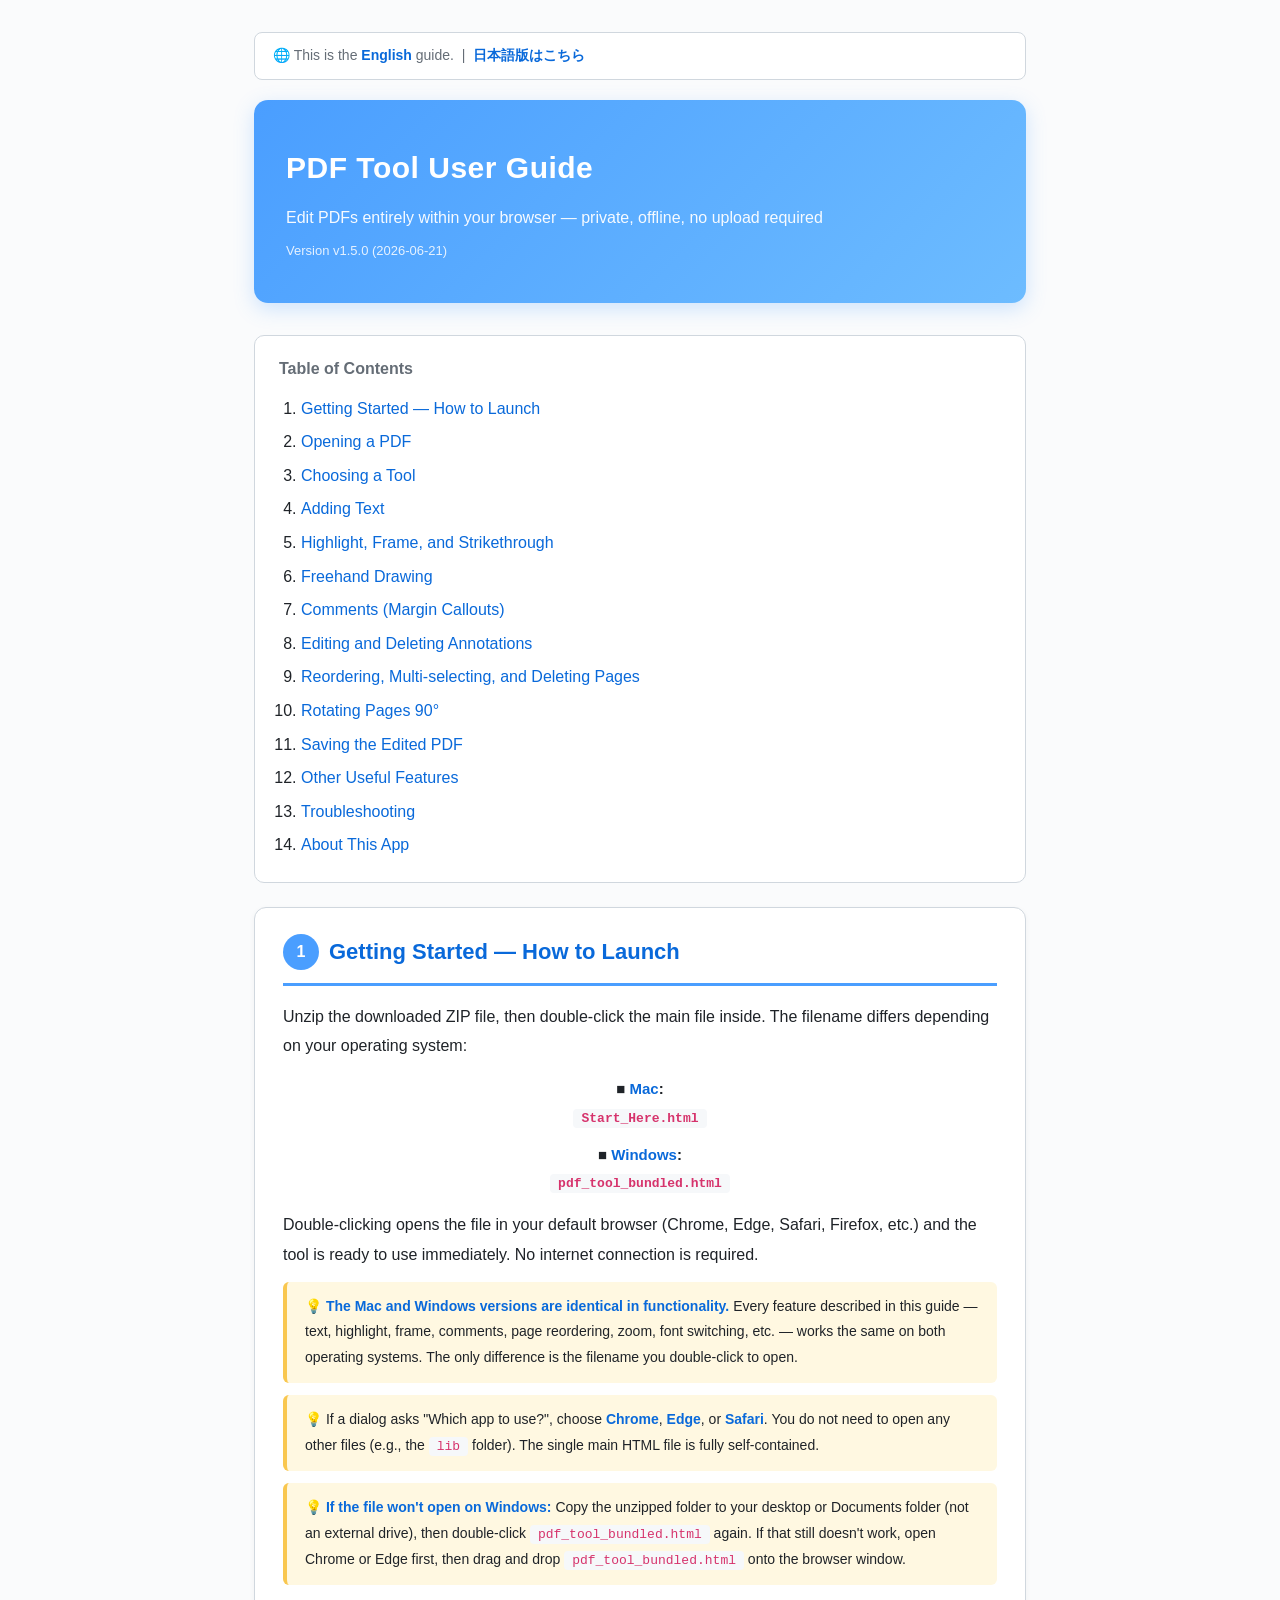
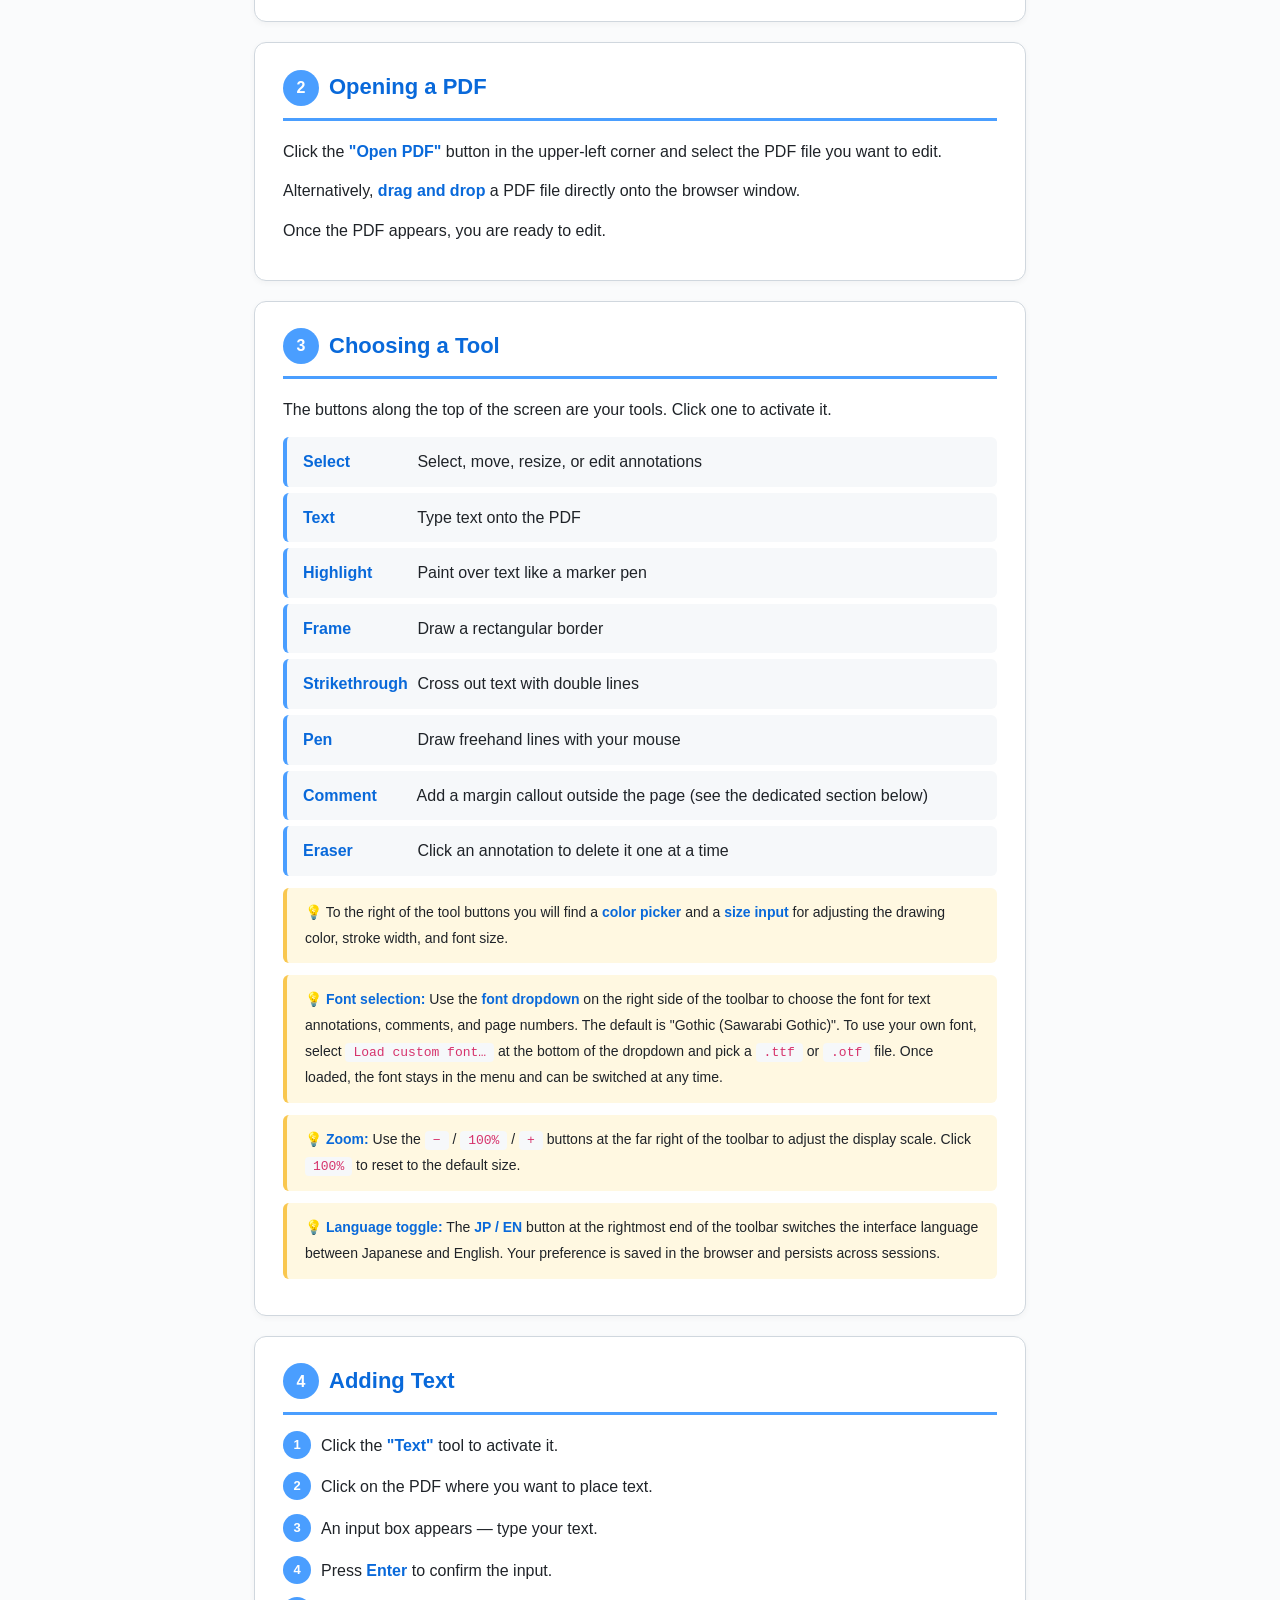
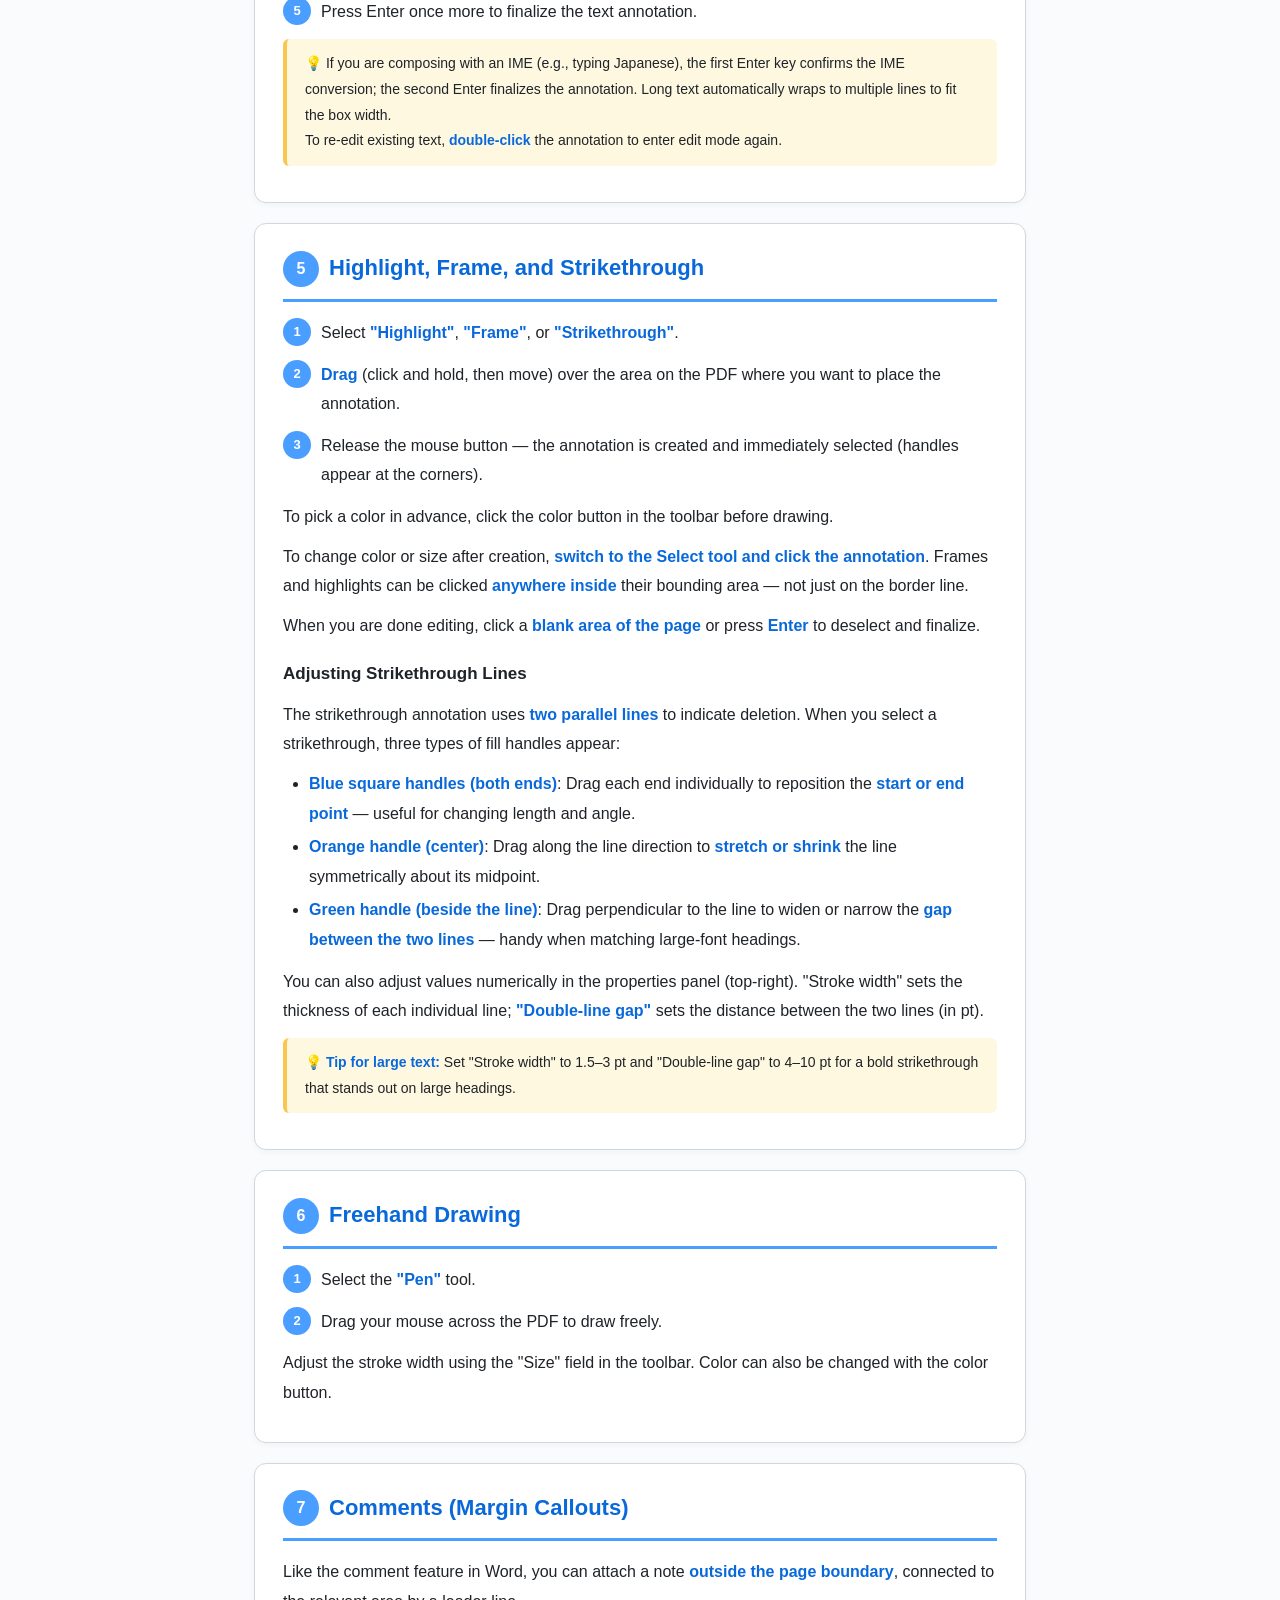
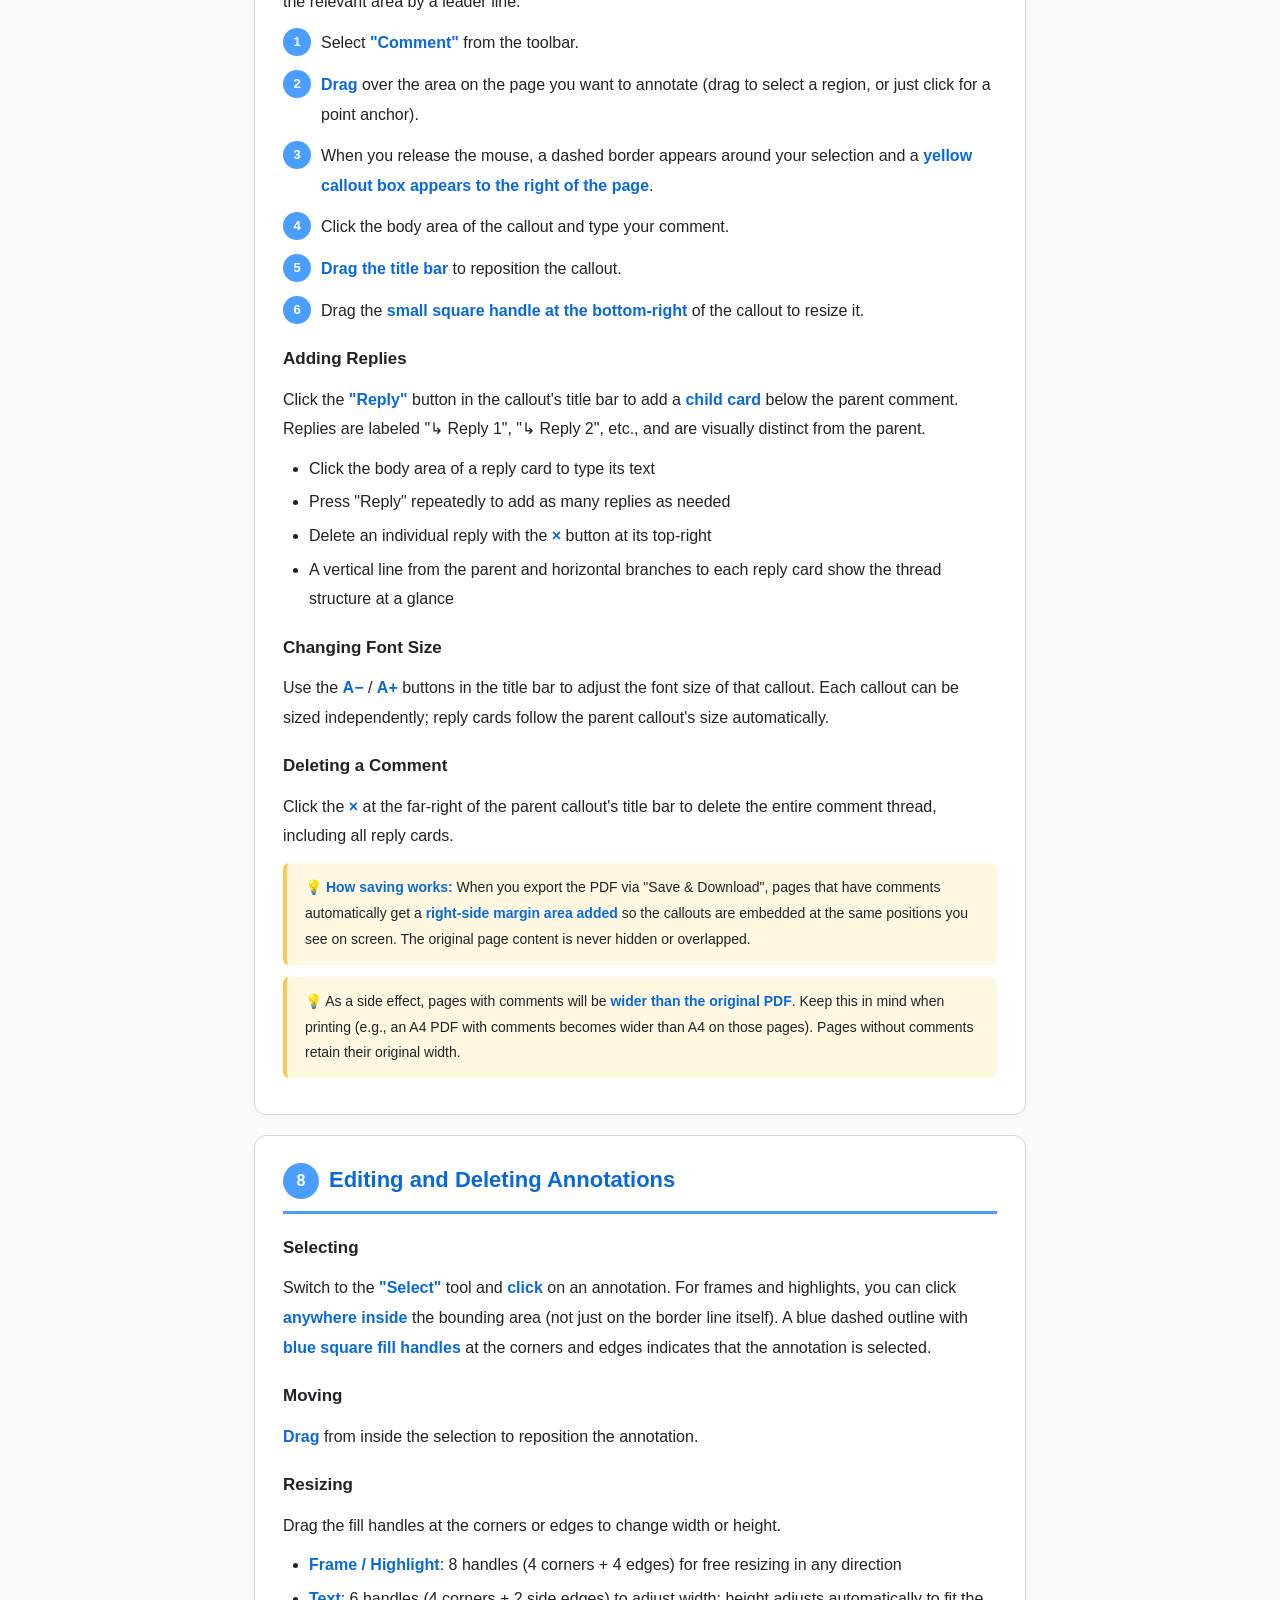
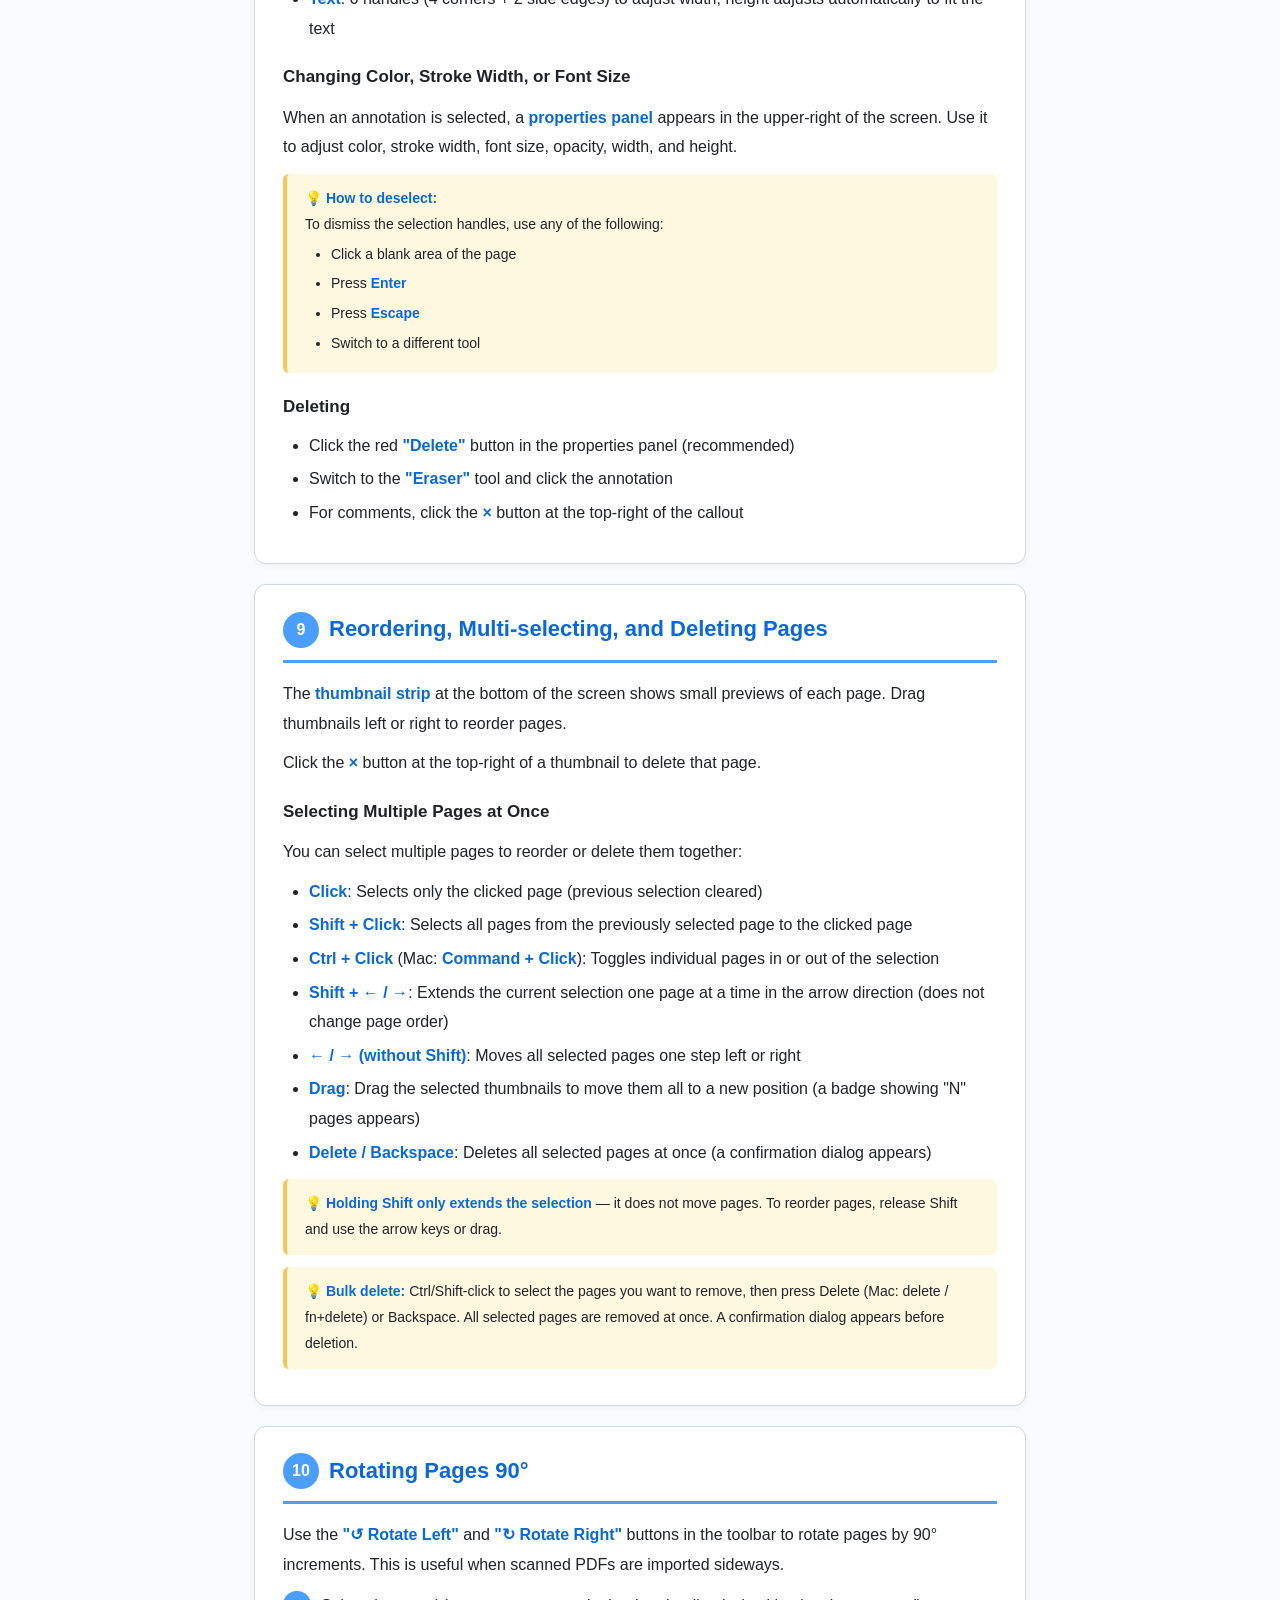
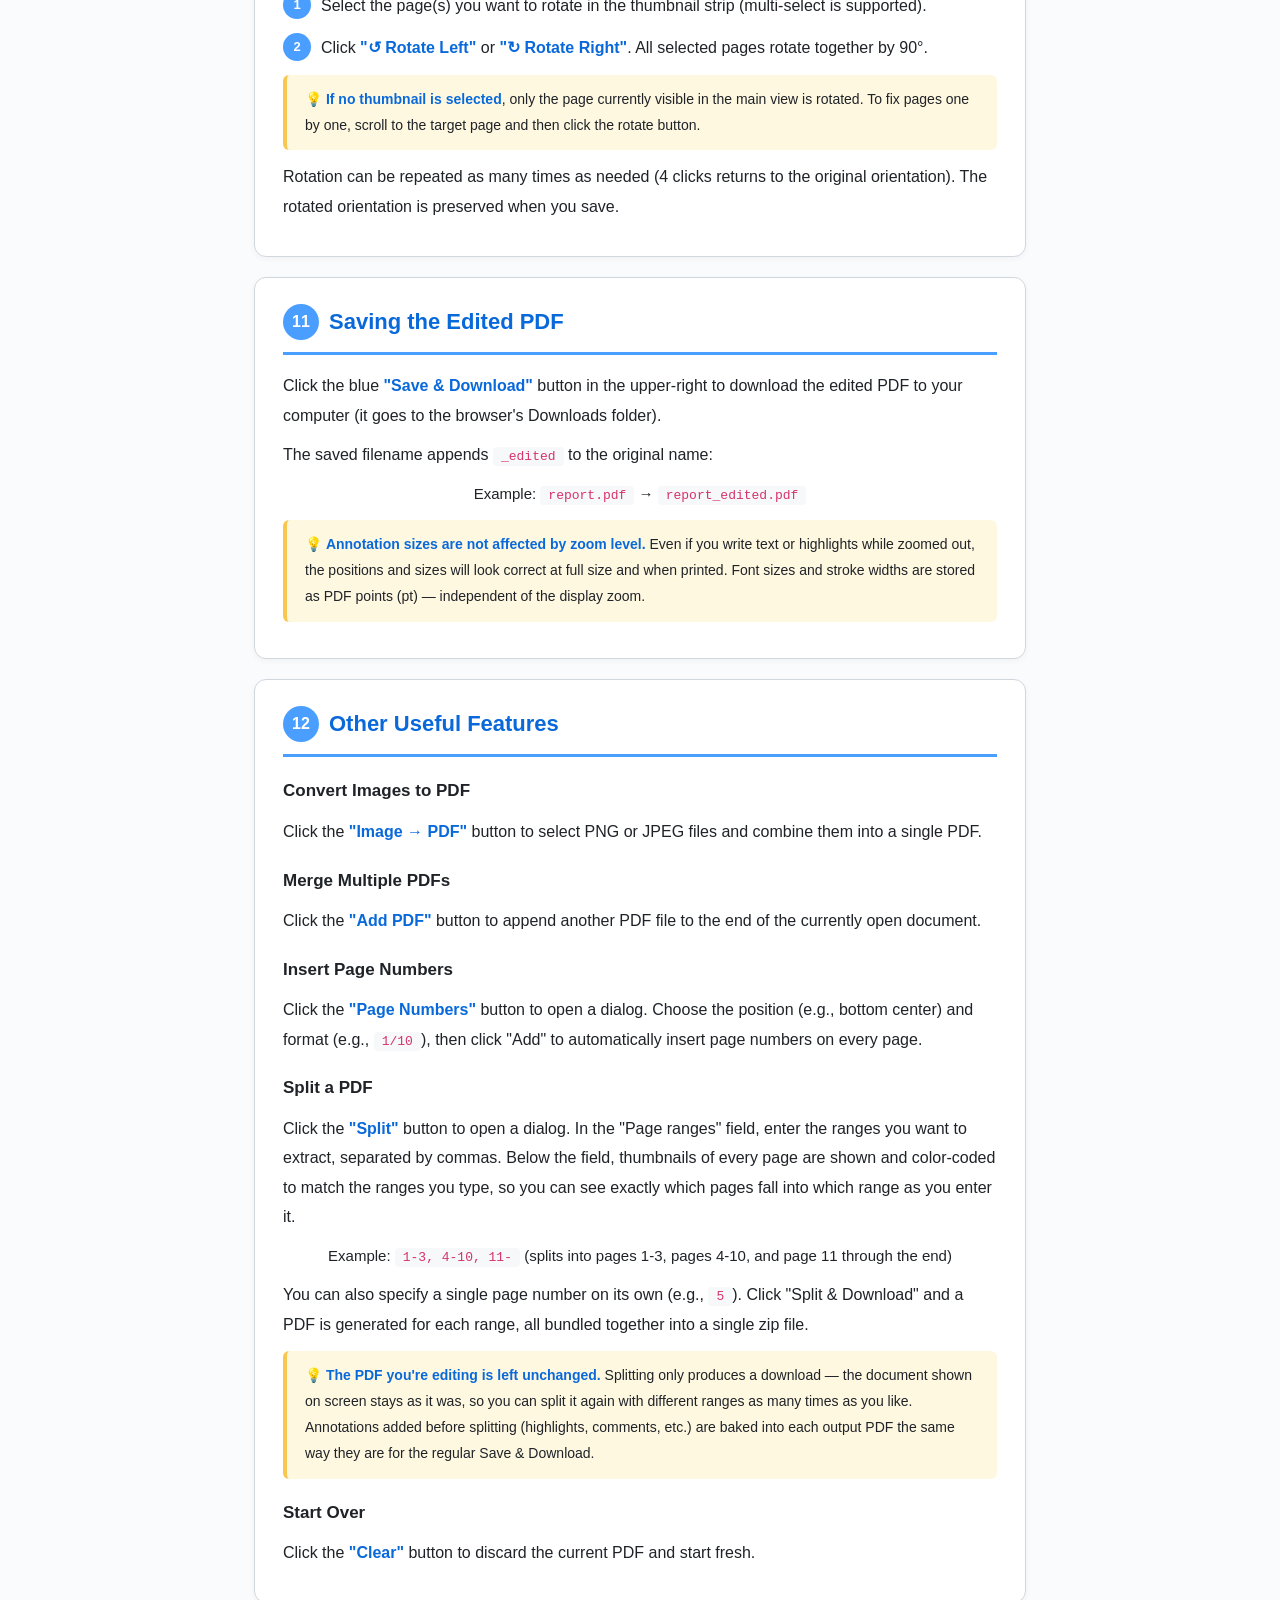
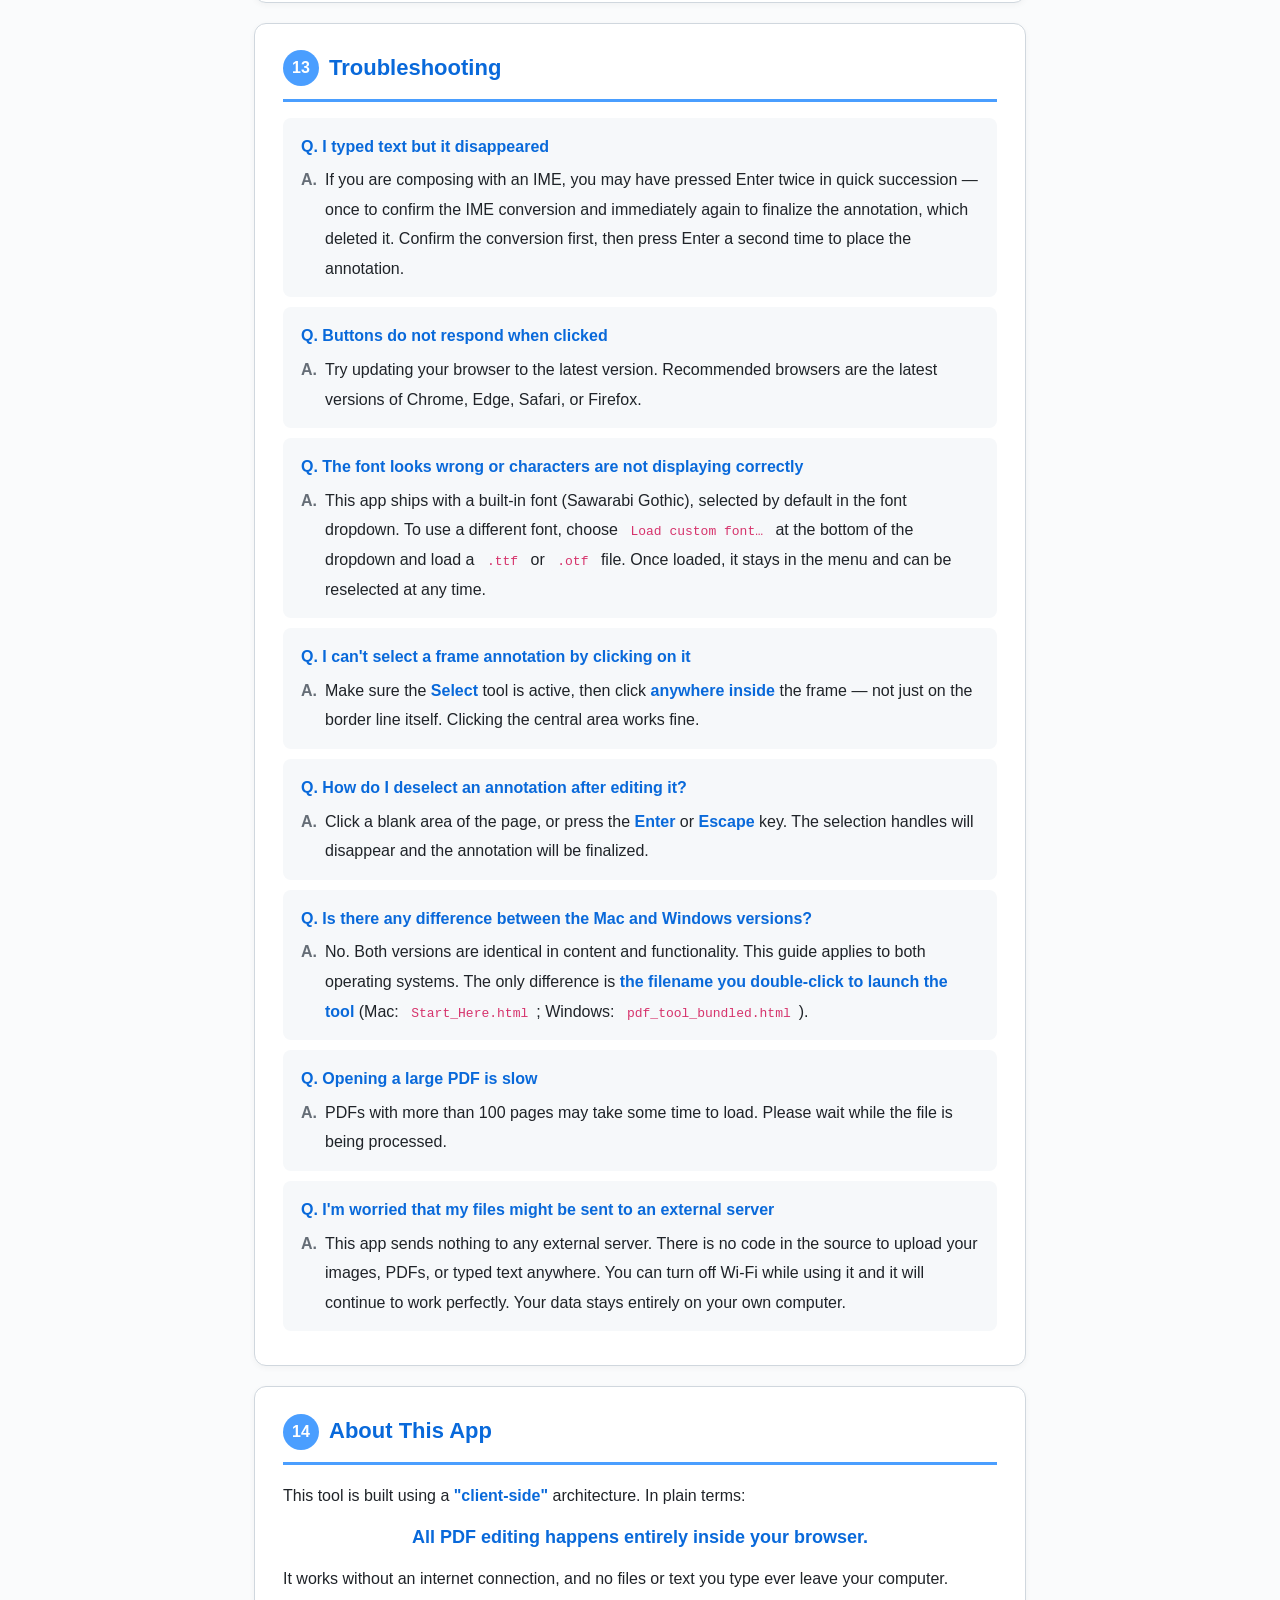
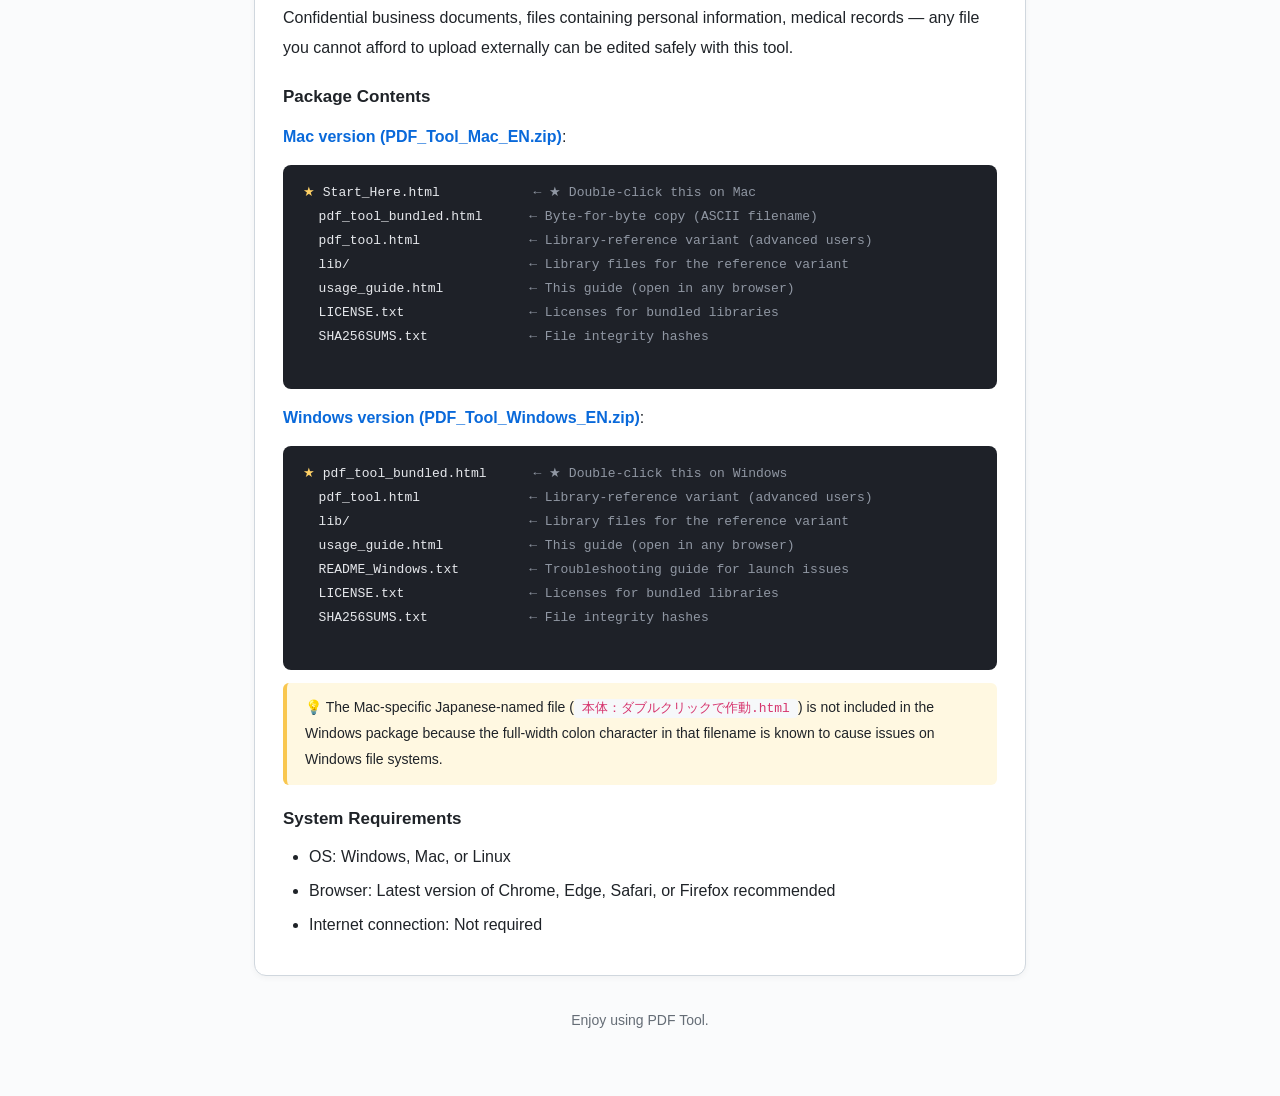
<file: deploy/pdf_tool/usage_guide.html>
<!DOCTYPE html>
<html lang="en">
<head>
<meta charset="UTF-8">
<meta name="viewport" content="width=device-width, initial-scale=1.0">
<title>PDF Tool User Guide</title>
<style>
:root {
  --bg: #fafbfc;
  --card: #ffffff;
  --text: #1f2328;
  --muted: #656d76;
  --accent: #4a9eff;
  --accent-dark: #0969da;
  --warm: #fff8e1;
  --warm-border: #f9c74f;
  --code-bg: #f6f8fa;
  --border: #d0d7de;
}
* { box-sizing: border-box; }
body {
  font-family: -apple-system, "Helvetica Neue", Arial, sans-serif;
  background: var(--bg);
  color: var(--text);
  line-height: 1.85;
  font-size: 16px;
  margin: 0;
}
.container {
  max-width: 820px;
  margin: 0 auto;
  padding: 32px 24px 64px;
}
header {
  background: linear-gradient(135deg, #4a9eff, #6dbcff);
  color: #fff;
  padding: 40px 32px;
  border-radius: 14px;
  margin-bottom: 32px;
  box-shadow: 0 6px 20px rgba(74, 158, 255, 0.25);
}
header h1 {
  margin: 0 0 8px;
  font-size: 30px;
  letter-spacing: 0.5px;
}
header p {
  margin: 0;
  font-size: 16px;
  opacity: 0.95;
}
section {
  background: var(--card);
  border: 1px solid var(--border);
  border-radius: 12px;
  padding: 24px 28px;
  margin-bottom: 20px;
  box-shadow: 0 2px 6px rgba(0, 0, 0, 0.04);
}
section h2 {
  margin: 0 0 16px;
  padding-bottom: 10px;
  border-bottom: 3px solid var(--accent);
  color: var(--accent-dark);
  font-size: 22px;
  display: flex;
  align-items: center;
  gap: 10px;
}
.num {
  display: inline-flex;
  align-items: center;
  justify-content: center;
  min-width: 36px;
  height: 36px;
  background: var(--accent);
  color: #fff;
  border-radius: 50%;
  font-size: 16px;
  font-weight: 700;
  flex-shrink: 0;
}
section h3 {
  margin: 18px 0 8px;
  font-size: 17px;
  color: var(--text);
}
ol, ul {
  margin: 8px 0 12px;
  padding-left: 26px;
}
li { margin: 4px 0; }
p { margin: 10px 0; }
strong { color: var(--accent-dark); }
code {
  background: var(--code-bg);
  padding: 2px 8px;
  border-radius: 4px;
  font-family: "SF Mono", Menlo, Consolas, monospace;
  font-size: 13px;
  color: #d6336c;
}
.tool-list {
  list-style: none;
  padding: 0;
  margin: 12px 0;
}
.tool-list li {
  background: var(--code-bg);
  border-left: 4px solid var(--accent);
  padding: 10px 16px;
  margin: 6px 0;
  border-radius: 6px;
}
.tool-list .tool-name {
  display: inline-block;
  min-width: 110px;
  font-weight: 700;
  color: var(--accent-dark);
}
.note {
  background: var(--warm);
  border-left: 4px solid var(--warm-border);
  padding: 12px 18px;
  border-radius: 6px;
  margin: 12px 0;
  font-size: 14px;
}
.note::before {
  content: "💡 ";
}
.qa {
  background: var(--code-bg);
  border-radius: 8px;
  padding: 14px 18px;
  margin: 10px 0;
}
.qa .q {
  font-weight: 700;
  color: var(--accent-dark);
  margin: 0 0 4px;
}
.qa .q::before {
  content: "Q. ";
}
.qa .a {
  margin: 0;
  padding-left: 24px;
  position: relative;
}
.qa .a::before {
  content: "A.";
  position: absolute;
  left: 0;
  font-weight: 700;
  color: var(--muted);
}
.file-list {
  font-family: "SF Mono", Menlo, Consolas, monospace;
  font-size: 13px;
  background: #1e2128;
  color: #e6e8ec;
  padding: 16px 20px;
  border-radius: 8px;
  overflow-x: auto;
}
.file-list .star { color: #ffd166; }
.file-list .cmt { color: #9097a3; }
.steps {
  counter-reset: step;
  list-style: none;
  padding: 0;
}
.steps li {
  counter-increment: step;
  position: relative;
  padding-left: 38px;
  margin: 12px 0;
}
.steps li::before {
  content: counter(step);
  position: absolute;
  left: 0;
  top: 0;
  width: 28px;
  height: 28px;
  background: var(--accent);
  color: #fff;
  border-radius: 50%;
  display: flex;
  align-items: center;
  justify-content: center;
  font-weight: 700;
  font-size: 13px;
}
.toc {
  background: var(--card);
  border: 1px solid var(--border);
  border-radius: 10px;
  padding: 18px 24px;
  margin-bottom: 24px;
}
.toc h2 {
  margin: 0 0 10px;
  font-size: 16px;
  color: var(--muted);
  border: none;
}
.toc ol { margin: 0; padding-left: 22px; }
.toc a {
  color: var(--accent-dark);
  text-decoration: none;
}
.toc a:hover { text-decoration: underline; }
footer {
  text-align: center;
  margin-top: 32px;
  color: var(--muted);
  font-size: 14px;
}
.big-emoji {
  font-size: 22px;
  margin-right: 6px;
}
.lang-switch {
  background: var(--card);
  border: 1px solid var(--border);
  border-radius: 8px;
  padding: 10px 18px;
  margin-bottom: 20px;
  font-size: 14px;
  color: var(--muted);
}
.lang-switch a {
  color: var(--accent-dark);
  text-decoration: none;
  font-weight: 600;
}
.lang-switch a:hover { text-decoration: underline; }
</style>
</head>
<body>
<div class="container">

  <div class="lang-switch">
    🌐 This is the <strong>English</strong> guide. &nbsp;|&nbsp;
    <a href="使い方ガイド.html">日本語版はこちら</a>
  </div>

  <header>
    <h1>PDF Tool User Guide</h1>
    <p>Edit PDFs entirely within your browser — private, offline, no upload required</p>
    <p style="margin-top:6px;font-size:13px;opacity:0.85">Version v1.5.0 (2026-06-21)</p>
  </header>

  <div class="toc">
    <h2>Table of Contents</h2>
    <ol>
      <li><a href="#start">Getting Started — How to Launch</a></li>
      <li><a href="#open">Opening a PDF</a></li>
      <li><a href="#tools">Choosing a Tool</a></li>
      <li><a href="#text">Adding Text</a></li>
      <li><a href="#shape">Highlight, Frame, and Strikethrough</a></li>
      <li><a href="#pen">Freehand Drawing</a></li>
      <li><a href="#comment">Comments (Margin Callouts)</a></li>
      <li><a href="#edit">Editing and Deleting Annotations</a></li>
      <li><a href="#pages">Reordering, Multi-selecting, and Deleting Pages</a></li>
      <li><a href="#rotate">Rotating Pages 90°</a></li>
      <li><a href="#save">Saving the Edited PDF</a></li>
      <li><a href="#more">Other Useful Features</a></li>
      <li><a href="#trouble">Troubleshooting</a></li>
      <li><a href="#about">About This App</a></li>
    </ol>
  </div>

  <section id="start">
    <h2><span class="num">1</span> Getting Started — How to Launch</h2>
    <p>Unzip the downloaded ZIP file, then double-click the main file inside.
    The filename differs depending on your operating system:</p>

    <p style="text-align:center;font-size:15px;font-weight:700;margin-top:14px;">
      ■ <span style="color:var(--accent-dark)">Mac</span>:<br>
      <code>Start_Here.html</code>
    </p>

    <p style="text-align:center;font-size:15px;font-weight:700;margin-top:10px;">
      ■ <span style="color:var(--accent-dark)">Windows</span>:<br>
      <code>pdf_tool_bundled.html</code>
    </p>

    <p style="margin-top:14px;">Double-clicking opens the file in your default browser
    (Chrome, Edge, Safari, Firefox, etc.) and the tool is ready to use immediately.
    No internet connection is required.</p>

    <div class="note">
      <strong>The Mac and Windows versions are identical in functionality.</strong>
      Every feature described in this guide — text, highlight, frame, comments,
      page reordering, zoom, font switching, etc. — works the same on both operating
      systems. The only difference is the filename you double-click to open.
    </div>

    <div class="note">
      If a dialog asks "Which app to use?", choose
      <strong>Chrome</strong>, <strong>Edge</strong>, or <strong>Safari</strong>.
      You do not need to open any other files (e.g., the <code>lib</code> folder).
      The single main HTML file is fully self-contained.
    </div>

    <div class="note">
      <strong>If the file won't open on Windows:</strong> Copy the unzipped folder
      to your desktop or Documents folder (not an external drive), then
      double-click <code>pdf_tool_bundled.html</code> again. If that still doesn't
      work, open Chrome or Edge first, then drag and drop
      <code>pdf_tool_bundled.html</code> onto the browser window.
    </div>
  </section>

  <section id="open">
    <h2><span class="num">2</span> Opening a PDF</h2>
    <p>Click the <strong>"Open PDF"</strong> button in the upper-left corner
    and select the PDF file you want to edit.</p>
    <p>Alternatively, <strong>drag and drop</strong> a PDF file directly onto
    the browser window.</p>
    <p>Once the PDF appears, you are ready to edit.</p>
  </section>

  <section id="tools">
    <h2><span class="num">3</span> Choosing a Tool</h2>
    <p>The buttons along the top of the screen are your tools. Click one to activate it.</p>
    <ul class="tool-list">
      <li><span class="tool-name">Select</span> Select, move, resize, or edit annotations</li>
      <li><span class="tool-name">Text</span> Type text onto the PDF</li>
      <li><span class="tool-name">Highlight</span> Paint over text like a marker pen</li>
      <li><span class="tool-name">Frame</span> Draw a rectangular border</li>
      <li><span class="tool-name">Strikethrough</span> Cross out text with double lines</li>
      <li><span class="tool-name">Pen</span> Draw freehand lines with your mouse</li>
      <li><span class="tool-name">Comment</span> Add a margin callout outside the page (see the dedicated section below)</li>
      <li><span class="tool-name">Eraser</span> Click an annotation to delete it one at a time</li>
    </ul>
    <div class="note">
      To the right of the tool buttons you will find a <strong>color picker</strong>
      and a <strong>size input</strong> for adjusting the drawing color, stroke width,
      and font size.
    </div>
    <div class="note">
      <strong>Font selection:</strong> Use the <strong>font dropdown</strong> on the
      right side of the toolbar to choose the font for text annotations, comments,
      and page numbers. The default is "Gothic (Sawarabi Gothic)". To use your own
      font, select <code>Load custom font…</code> at the bottom of the dropdown and
      pick a <code>.ttf</code> or <code>.otf</code> file. Once loaded, the font stays
      in the menu and can be switched at any time.
    </div>
    <div class="note">
      <strong>Zoom:</strong> Use the <code>−</code> / <code>100%</code> / <code>+</code>
      buttons at the far right of the toolbar to adjust the display scale.
      Click <code>100%</code> to reset to the default size.
    </div>
    <div class="note">
      <strong>Language toggle:</strong> The <strong>JP / EN</strong> button at the
      rightmost end of the toolbar switches the interface language between Japanese
      and English. Your preference is saved in the browser and persists across sessions.
    </div>
  </section>

  <section id="text">
    <h2><span class="num">4</span> Adding Text</h2>
    <ol class="steps">
      <li>Click the <strong>"Text"</strong> tool to activate it.</li>
      <li>Click on the PDF where you want to place text.</li>
      <li>An input box appears — type your text.</li>
      <li>Press <strong>Enter</strong> to confirm the input.</li>
      <li>Press Enter once more to finalize the text annotation.</li>
    </ol>
    <div class="note">
      If you are composing with an IME (e.g., typing Japanese), the first Enter key
      confirms the IME conversion; the second Enter finalizes the annotation.
      Long text automatically wraps to multiple lines to fit the box width.<br>
      To re-edit existing text, <strong>double-click</strong> the annotation to
      enter edit mode again.
    </div>
  </section>

  <section id="shape">
    <h2><span class="num">5</span> Highlight, Frame, and Strikethrough</h2>
    <ol class="steps">
      <li>Select <strong>"Highlight"</strong>, <strong>"Frame"</strong>, or
      <strong>"Strikethrough"</strong>.</li>
      <li><strong>Drag</strong> (click and hold, then move) over the area on the PDF
      where you want to place the annotation.</li>
      <li>Release the mouse button — the annotation is created and immediately selected
      (handles appear at the corners).</li>
    </ol>
    <p>To pick a color in advance, click the color button in the toolbar before drawing.</p>
    <p>To change color or size after creation, <strong>switch to the Select tool and
    click the annotation</strong>. Frames and highlights can be clicked
    <strong>anywhere inside</strong> their bounding area — not just on the border line.</p>
    <p>When you are done editing, click a <strong>blank area of the page</strong>
    or press <strong>Enter</strong> to deselect and finalize.</p>

    <h3>Adjusting Strikethrough Lines</h3>
    <p>The strikethrough annotation uses <strong>two parallel lines</strong> to
    indicate deletion. When you select a strikethrough, three types of fill handles appear:</p>
    <ul>
      <li><strong>Blue square handles (both ends)</strong>: Drag each end individually
      to reposition the <strong>start or end point</strong> — useful for changing length
      and angle.</li>
      <li><strong>Orange handle (center)</strong>: Drag along the line direction to
      <strong>stretch or shrink</strong> the line symmetrically about its midpoint.</li>
      <li><strong>Green handle (beside the line)</strong>: Drag perpendicular to the line
      to widen or narrow the <strong>gap between the two lines</strong> — handy when
      matching large-font headings.</li>
    </ul>
    <p>You can also adjust values numerically in the properties panel (top-right).
    "Stroke width" sets the thickness of each individual line; <strong>"Double-line gap"</strong>
    sets the distance between the two lines (in pt).</p>
    <div class="note">
      <strong>Tip for large text:</strong> Set "Stroke width" to 1.5–3 pt and
      "Double-line gap" to 4–10 pt for a bold strikethrough that stands out on
      large headings.
    </div>
  </section>

  <section id="pen">
    <h2><span class="num">6</span> Freehand Drawing</h2>
    <ol class="steps">
      <li>Select the <strong>"Pen"</strong> tool.</li>
      <li>Drag your mouse across the PDF to draw freely.</li>
    </ol>
    <p>Adjust the stroke width using the "Size" field in the toolbar. Color can
    also be changed with the color button.</p>
  </section>

  <section id="comment">
    <h2><span class="num">7</span> Comments (Margin Callouts)</h2>
    <p>Like the comment feature in Word, you can attach a note
    <strong>outside the page boundary</strong>, connected to the relevant area
    by a leader line.</p>

    <ol class="steps">
      <li>Select <strong>"Comment"</strong> from the toolbar.</li>
      <li><strong>Drag</strong> over the area on the page you want to annotate
      (drag to select a region, or just click for a point anchor).</li>
      <li>When you release the mouse, a dashed border appears around your selection
      and a <strong>yellow callout box appears to the right of the page</strong>.</li>
      <li>Click the body area of the callout and type your comment.</li>
      <li><strong>Drag the title bar</strong> to reposition the callout.</li>
      <li>Drag the <strong>small square handle at the bottom-right</strong> of the callout
      to resize it.</li>
    </ol>

    <h3>Adding Replies</h3>
    <p>Click the <strong>"Reply"</strong> button in the callout's title bar to add
    a <strong>child card</strong> below the parent comment. Replies are labeled
    "↳ Reply 1", "↳ Reply 2", etc., and are visually distinct from the parent.</p>
    <ul>
      <li>Click the body area of a reply card to type its text</li>
      <li>Press "Reply" repeatedly to add as many replies as needed</li>
      <li>Delete an individual reply with the <strong>×</strong> button at its top-right</li>
      <li>A vertical line from the parent and horizontal branches to each reply card
      show the thread structure at a glance</li>
    </ul>

    <h3>Changing Font Size</h3>
    <p>Use the <strong>A−</strong> / <strong>A+</strong> buttons in the title bar to
    adjust the font size of that callout. Each callout can be sized independently;
    reply cards follow the parent callout's size automatically.</p>

    <h3>Deleting a Comment</h3>
    <p>Click the <strong>×</strong> at the far-right of the parent callout's title bar
    to delete the entire comment thread, including all reply cards.</p>

    <div class="note">
      <strong>How saving works:</strong> When you export the PDF via "Save &amp; Download",
      pages that have comments automatically get a <strong>right-side margin area added</strong>
      so the callouts are embedded at the same positions you see on screen.
      The original page content is never hidden or overlapped.
    </div>
    <div class="note">
      As a side effect, pages with comments will be <strong>wider than the original PDF</strong>.
      Keep this in mind when printing (e.g., an A4 PDF with comments becomes wider than A4
      on those pages). Pages without comments retain their original width.
    </div>
  </section>

  <section id="edit">
    <h2><span class="num">8</span> Editing and Deleting Annotations</h2>

    <h3>Selecting</h3>
    <p>Switch to the <strong>"Select"</strong> tool and <strong>click</strong> on an annotation.
    For frames and highlights, you can click <strong>anywhere inside</strong> the bounding area
    (not just on the border line itself).
    A blue dashed outline with <strong>blue square fill handles</strong> at the corners and edges
    indicates that the annotation is selected.</p>

    <h3>Moving</h3>
    <p><strong>Drag</strong> from inside the selection to reposition the annotation.</p>

    <h3>Resizing</h3>
    <p>Drag the fill handles at the corners or edges to change width or height.</p>
    <ul>
      <li><strong>Frame / Highlight</strong>: 8 handles (4 corners + 4 edges) for
      free resizing in any direction</li>
      <li><strong>Text</strong>: 6 handles (4 corners + 2 side edges) to adjust width;
      height adjusts automatically to fit the text</li>
    </ul>

    <h3>Changing Color, Stroke Width, or Font Size</h3>
    <p>When an annotation is selected, a <strong>properties panel</strong> appears in the
    upper-right of the screen. Use it to adjust color, stroke width, font size,
    opacity, width, and height.</p>

    <div class="note">
      <strong>How to deselect:</strong><br>
      To dismiss the selection handles, use any of the following:
      <ul style="margin-top:4px;margin-bottom:2px;">
        <li>Click a blank area of the page</li>
        <li>Press <strong>Enter</strong></li>
        <li>Press <strong>Escape</strong></li>
        <li>Switch to a different tool</li>
      </ul>
    </div>

    <h3>Deleting</h3>
    <ul>
      <li>Click the red <strong>"Delete"</strong> button in the properties panel
      (recommended)</li>
      <li>Switch to the <strong>"Eraser"</strong> tool and click the annotation</li>
      <li>For comments, click the <strong>×</strong> button at the top-right of the callout</li>
    </ul>
  </section>

  <section id="pages">
    <h2><span class="num">9</span> Reordering, Multi-selecting, and Deleting Pages</h2>
    <p>The <strong>thumbnail strip</strong> at the bottom of the screen shows small
    previews of each page. Drag thumbnails left or right to reorder pages.</p>
    <p>Click the <strong>×</strong> button at the top-right of a thumbnail to
    delete that page.</p>

    <h3>Selecting Multiple Pages at Once</h3>
    <p>You can select multiple pages to reorder or delete them together:</p>
    <ul>
      <li><strong>Click</strong>: Selects only the clicked page (previous selection cleared)</li>
      <li><strong>Shift + Click</strong>: Selects all pages from the previously selected
      page to the clicked page</li>
      <li><strong>Ctrl + Click</strong> (Mac: <strong>Command + Click</strong>):
      Toggles individual pages in or out of the selection</li>
      <li><strong>Shift + ← / →</strong>: Extends the current selection one page at a time
      in the arrow direction (does not change page order)</li>
      <li><strong>← / → (without Shift)</strong>: Moves all selected pages one step
      left or right</li>
      <li><strong>Drag</strong>: Drag the selected thumbnails to move them all to a new
      position (a badge showing "N" pages appears)</li>
      <li><strong>Delete / Backspace</strong>: Deletes all selected pages at once
      (a confirmation dialog appears)</li>
    </ul>
    <div class="note">
      <strong>Holding Shift only extends the selection</strong> — it does not move pages.
      To reorder pages, release Shift and use the arrow keys or drag.
    </div>
    <div class="note">
      <strong>Bulk delete:</strong> Ctrl/Shift-click to select the pages you want to
      remove, then press Delete (Mac: delete / fn+delete) or Backspace. All selected
      pages are removed at once. A confirmation dialog appears before deletion.
    </div>
  </section>

  <section id="rotate">
    <h2><span class="num">10</span> Rotating Pages 90°</h2>
    <p>Use the <strong>"↺ Rotate Left"</strong> and <strong>"↻ Rotate Right"</strong>
    buttons in the toolbar to rotate pages by 90° increments. This is useful when
    scanned PDFs are imported sideways.</p>
    <ol class="steps">
      <li>Select the page(s) you want to rotate in the thumbnail strip
      (multi-select is supported).</li>
      <li>Click <strong>"↺ Rotate Left"</strong> or <strong>"↻ Rotate Right"</strong>.
      All selected pages rotate together by 90°.</li>
    </ol>
    <div class="note">
      <strong>If no thumbnail is selected</strong>, only the page currently visible
      in the main view is rotated. To fix pages one by one, scroll to the target page
      and then click the rotate button.
    </div>
    <p>Rotation can be repeated as many times as needed (4 clicks returns to the
    original orientation). The rotated orientation is preserved when you save.</p>
  </section>

  <section id="save">
    <h2><span class="num">11</span> Saving the Edited PDF</h2>
    <p>Click the blue <strong>"Save &amp; Download"</strong> button in the upper-right
    to download the edited PDF to your computer (it goes to the browser's
    Downloads folder).</p>
    <p>The saved filename appends <code>_edited</code> to the original name:</p>
    <p style="text-align:center;font-size:15px;">
      Example: <code>report.pdf</code> → <code>report_edited.pdf</code>
    </p>
    <div class="note">
      <strong>Annotation sizes are not affected by zoom level.</strong>
      Even if you write text or highlights while zoomed out, the positions and sizes
      will look correct at full size and when printed. Font sizes and stroke widths
      are stored as PDF points (pt) — independent of the display zoom.
    </div>
  </section>

  <section id="more">
    <h2><span class="num">12</span> Other Useful Features</h2>

    <h3>Convert Images to PDF</h3>
    <p>Click the <strong>"Image → PDF"</strong> button to select PNG or JPEG files
    and combine them into a single PDF.</p>

    <h3>Merge Multiple PDFs</h3>
    <p>Click the <strong>"Add PDF"</strong> button to append another PDF file to
    the end of the currently open document.</p>

    <h3>Insert Page Numbers</h3>
    <p>Click the <strong>"Page Numbers"</strong> button to open a dialog. Choose
    the position (e.g., bottom center) and format (e.g., <code>1/10</code>),
    then click "Add" to automatically insert page numbers on every page.</p>

    <h3>Split a PDF</h3>
    <p>Click the <strong>"Split"</strong> button to open a dialog. In the "Page
    ranges" field, enter the ranges you want to extract, separated by commas.
    Below the field, thumbnails of every page are shown and color-coded to
    match the ranges you type, so you can see exactly which pages fall into
    which range as you enter it.</p>
    <p style="text-align:center;font-size:15px;">
      Example: <code>1-3, 4-10, 11-</code>
      (splits into pages 1-3, pages 4-10, and page 11 through the end)
    </p>
    <p>You can also specify a single page number on its own (e.g., <code>5</code>).
    Click "Split & Download" and a PDF is generated for each range, all bundled
    together into a single zip file.</p>
    <div class="note">
      <strong>The PDF you're editing is left unchanged.</strong>
      Splitting only produces a download — the document shown on screen stays
      as it was, so you can split it again with different ranges as many times
      as you like. Annotations added before splitting (highlights, comments,
      etc.) are baked into each output PDF the same way they are for the
      regular Save & Download.
    </div>

    <h3>Start Over</h3>
    <p>Click the <strong>"Clear"</strong> button to discard the current PDF and
    start fresh.</p>
  </section>

  <section id="trouble">
    <h2><span class="num">13</span> Troubleshooting</h2>

    <div class="qa">
      <p class="q">I typed text but it disappeared</p>
      <p class="a">If you are composing with an IME, you may have pressed Enter twice
      in quick succession — once to confirm the IME conversion and immediately again
      to finalize the annotation, which deleted it. Confirm the conversion first, then
      press Enter a second time to place the annotation.</p>
    </div>

    <div class="qa">
      <p class="q">Buttons do not respond when clicked</p>
      <p class="a">Try updating your browser to the latest version. Recommended browsers
      are the latest versions of Chrome, Edge, Safari, or Firefox.</p>
    </div>

    <div class="qa">
      <p class="q">The font looks wrong or characters are not displaying correctly</p>
      <p class="a">This app ships with a built-in font (Sawarabi Gothic), selected by
      default in the font dropdown. To use a different font, choose
      <code>Load custom font…</code> at the bottom of the dropdown and load a
      <code>.ttf</code> or <code>.otf</code> file. Once loaded, it stays in the menu
      and can be reselected at any time.</p>
    </div>

    <div class="qa">
      <p class="q">I can't select a frame annotation by clicking on it</p>
      <p class="a">Make sure the <strong>Select</strong> tool is active, then click
      <strong>anywhere inside</strong> the frame — not just on the border line itself.
      Clicking the central area works fine.</p>
    </div>

    <div class="qa">
      <p class="q">How do I deselect an annotation after editing it?</p>
      <p class="a">Click a blank area of the page, or press the <strong>Enter</strong>
      or <strong>Escape</strong> key. The selection handles will disappear and the
      annotation will be finalized.</p>
    </div>

    <div class="qa">
      <p class="q">Is there any difference between the Mac and Windows versions?</p>
      <p class="a">No. Both versions are identical in content and functionality. This
      guide applies to both operating systems. The only difference is
      <strong>the filename you double-click to launch the tool</strong>
      (Mac: <code>Start_Here.html</code>; Windows: <code>pdf_tool_bundled.html</code>).</p>
    </div>

    <div class="qa">
      <p class="q">Opening a large PDF is slow</p>
      <p class="a">PDFs with more than 100 pages may take some time to load.
      Please wait while the file is being processed.</p>
    </div>

    <div class="qa">
      <p class="q">I'm worried that my files might be sent to an external server</p>
      <p class="a">This app sends nothing to any external server. There is no code in
      the source to upload your images, PDFs, or typed text anywhere. You can turn off
      Wi-Fi while using it and it will continue to work perfectly. Your data stays
      entirely on your own computer.</p>
    </div>
  </section>

  <section id="about">
    <h2><span class="num">14</span> About This App</h2>
    <p>This tool is built using a <strong>"client-side"</strong> architecture.
    In plain terms:</p>
    <p style="text-align:center;font-size:18px;font-weight:700;color:var(--accent-dark);">
      All PDF editing happens entirely inside your browser.
    </p>
    <p>It works without an internet connection, and no files or text you type ever
    leave your computer.</p>
    <p>Confidential business documents, files containing personal information,
    medical records — any file you cannot afford to upload externally can be edited
    safely with this tool.</p>

    <h3>Package Contents</h3>
    <p><strong>Mac version (PDF_Tool_Mac_EN.zip)</strong>:</p>
    <pre class="file-list">
<span class="star">★</span> Start_Here.html            <span class="cmt">← ★ Double-click this on Mac</span>
  pdf_tool_bundled.html      <span class="cmt">← Byte-for-byte copy (ASCII filename)</span>
  pdf_tool.html              <span class="cmt">← Library-reference variant (advanced users)</span>
  lib/                       <span class="cmt">← Library files for the reference variant</span>
  usage_guide.html           <span class="cmt">← This guide (open in any browser)</span>
  LICENSE.txt                <span class="cmt">← Licenses for bundled libraries</span>
  SHA256SUMS.txt             <span class="cmt">← File integrity hashes</span>
    </pre>

    <p style="margin-top:14px;"><strong>Windows version (PDF_Tool_Windows_EN.zip)</strong>:</p>
    <pre class="file-list">
<span class="star">★</span> pdf_tool_bundled.html      <span class="cmt">← ★ Double-click this on Windows</span>
  pdf_tool.html              <span class="cmt">← Library-reference variant (advanced users)</span>
  lib/                       <span class="cmt">← Library files for the reference variant</span>
  usage_guide.html           <span class="cmt">← This guide (open in any browser)</span>
  README_Windows.txt         <span class="cmt">← Troubleshooting guide for launch issues</span>
  LICENSE.txt                <span class="cmt">← Licenses for bundled libraries</span>
  SHA256SUMS.txt             <span class="cmt">← File integrity hashes</span>
    </pre>
    <div class="note">
      The Mac-specific Japanese-named file (<code>本体：ダブルクリックで作動.html</code>)
      is not included in the Windows package because the full-width colon character
      in that filename is known to cause issues on Windows file systems.
    </div>

    <h3>System Requirements</h3>
    <ul>
      <li>OS: Windows, Mac, or Linux</li>
      <li>Browser: Latest version of Chrome, Edge, Safari, or Firefox recommended</li>
      <li>Internet connection: Not required</li>
    </ul>
  </section>

  <footer>
    Enjoy using PDF Tool.
  </footer>

</div>
</body>
</html>
</file>
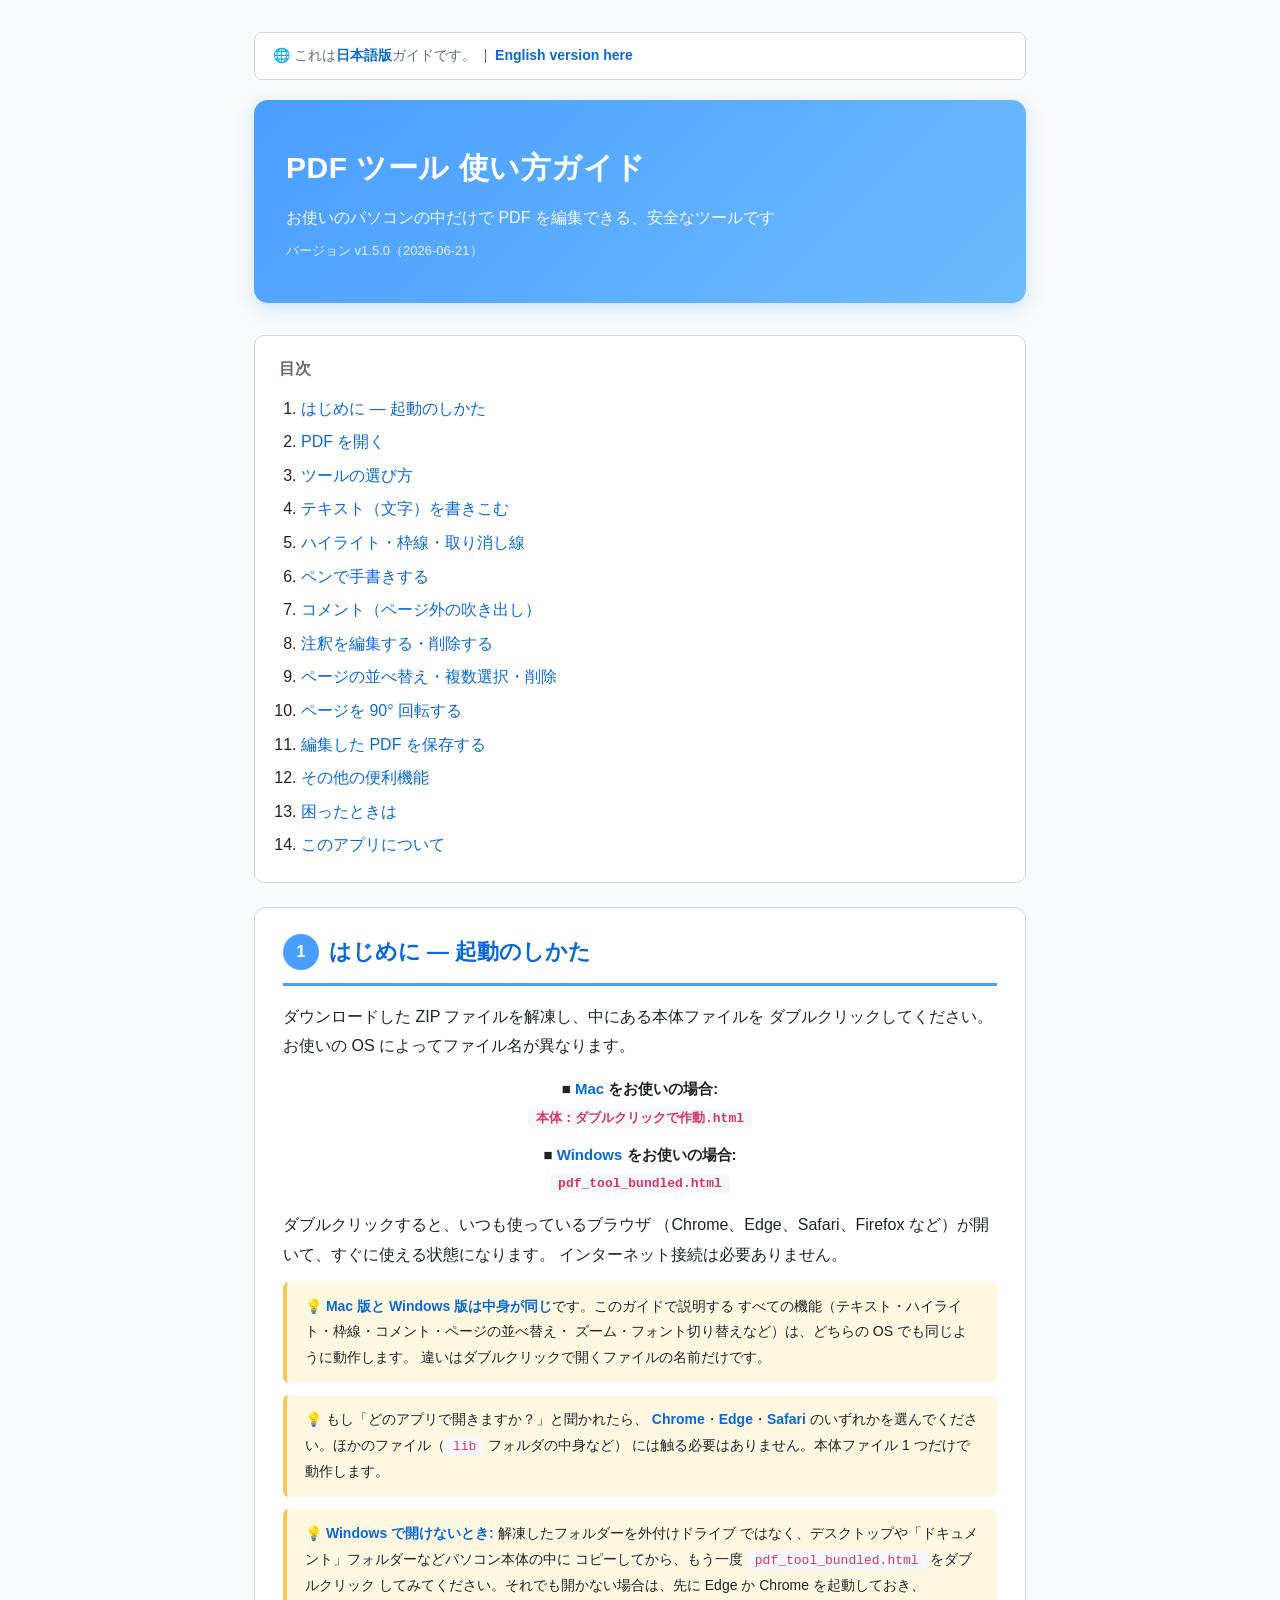
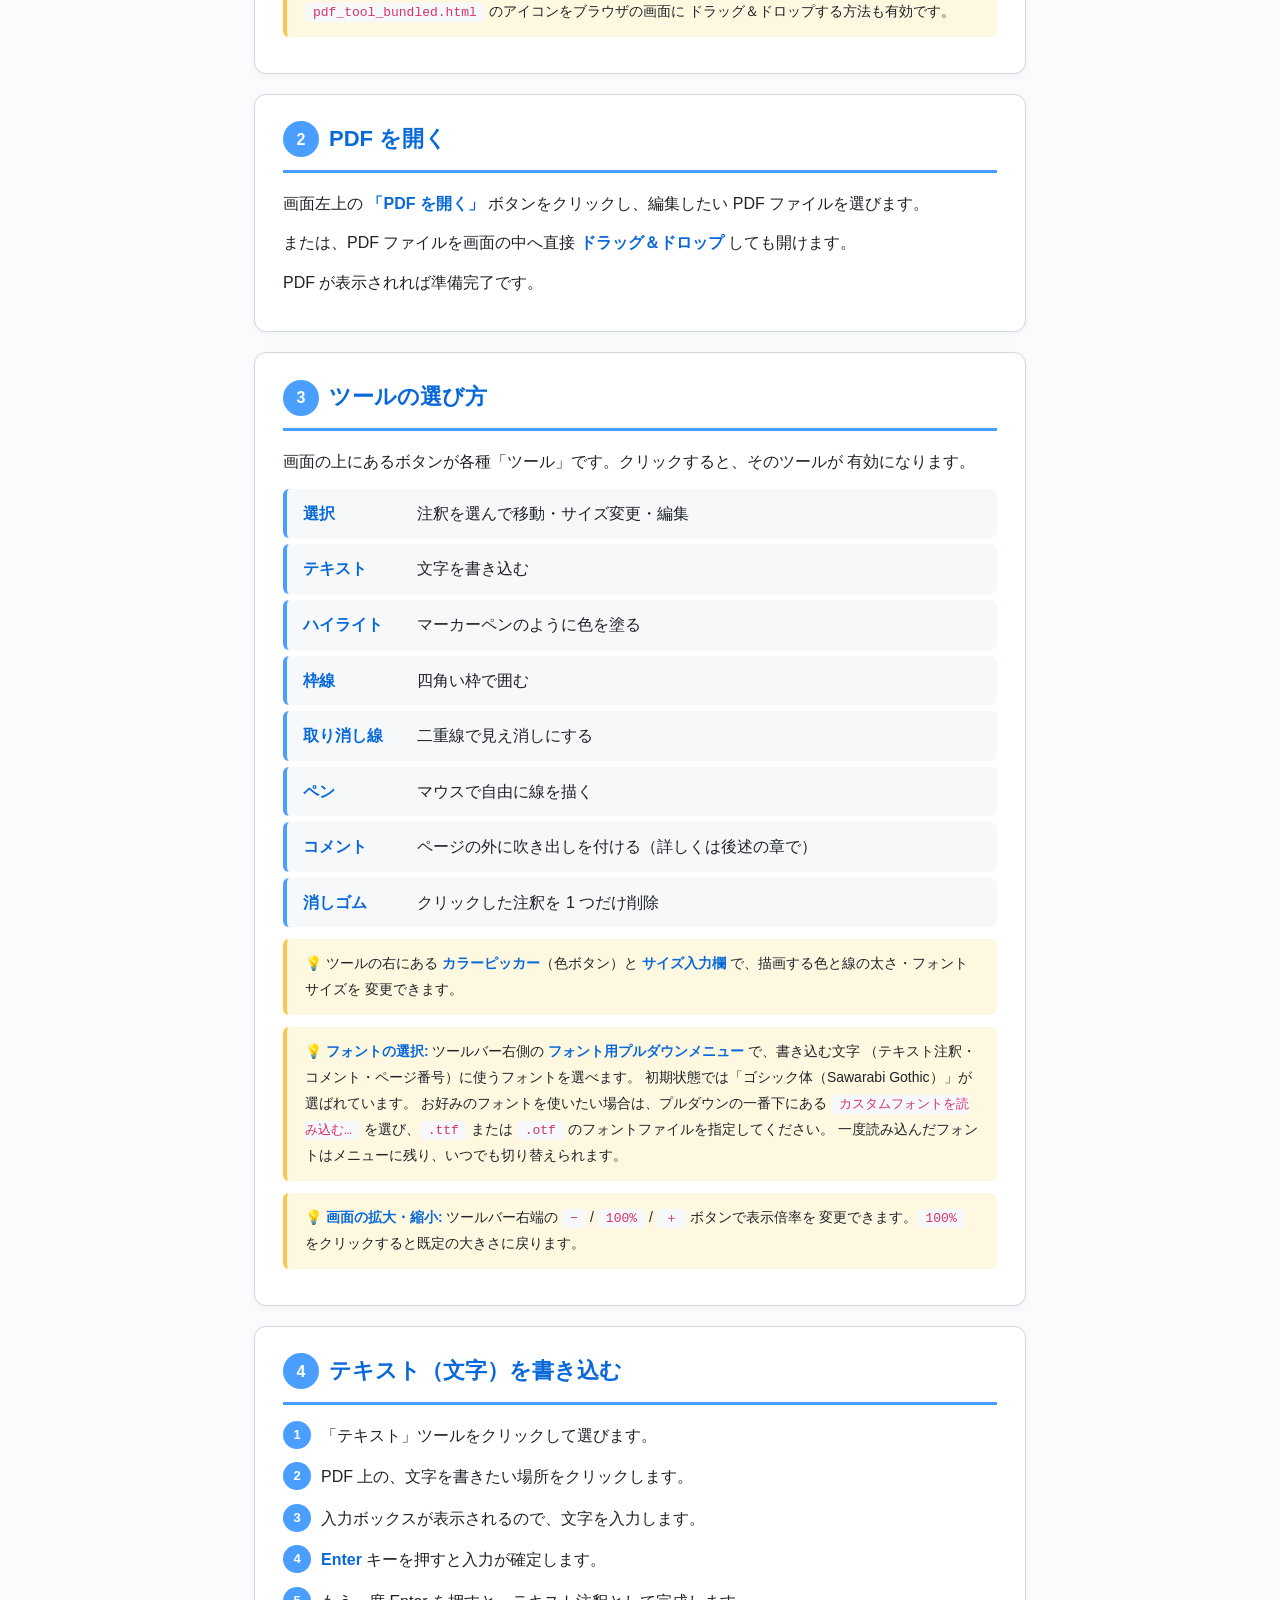
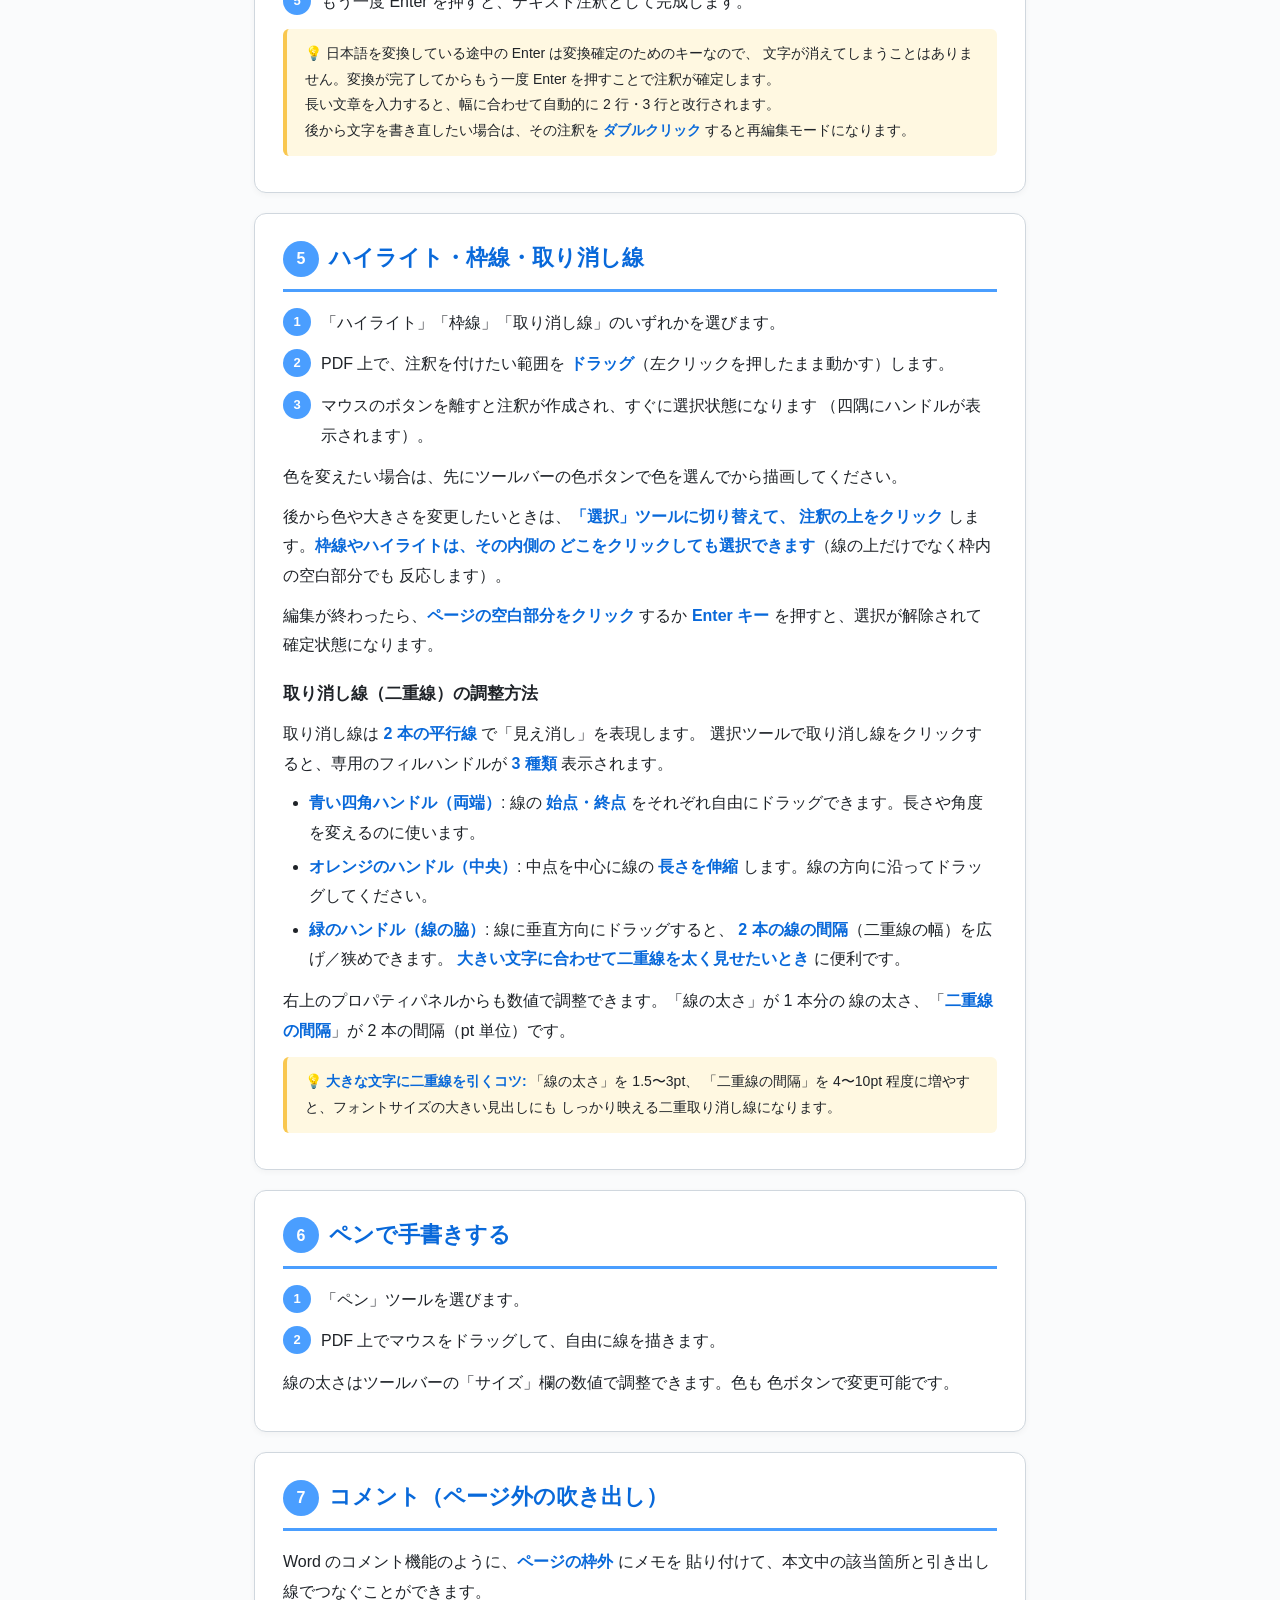
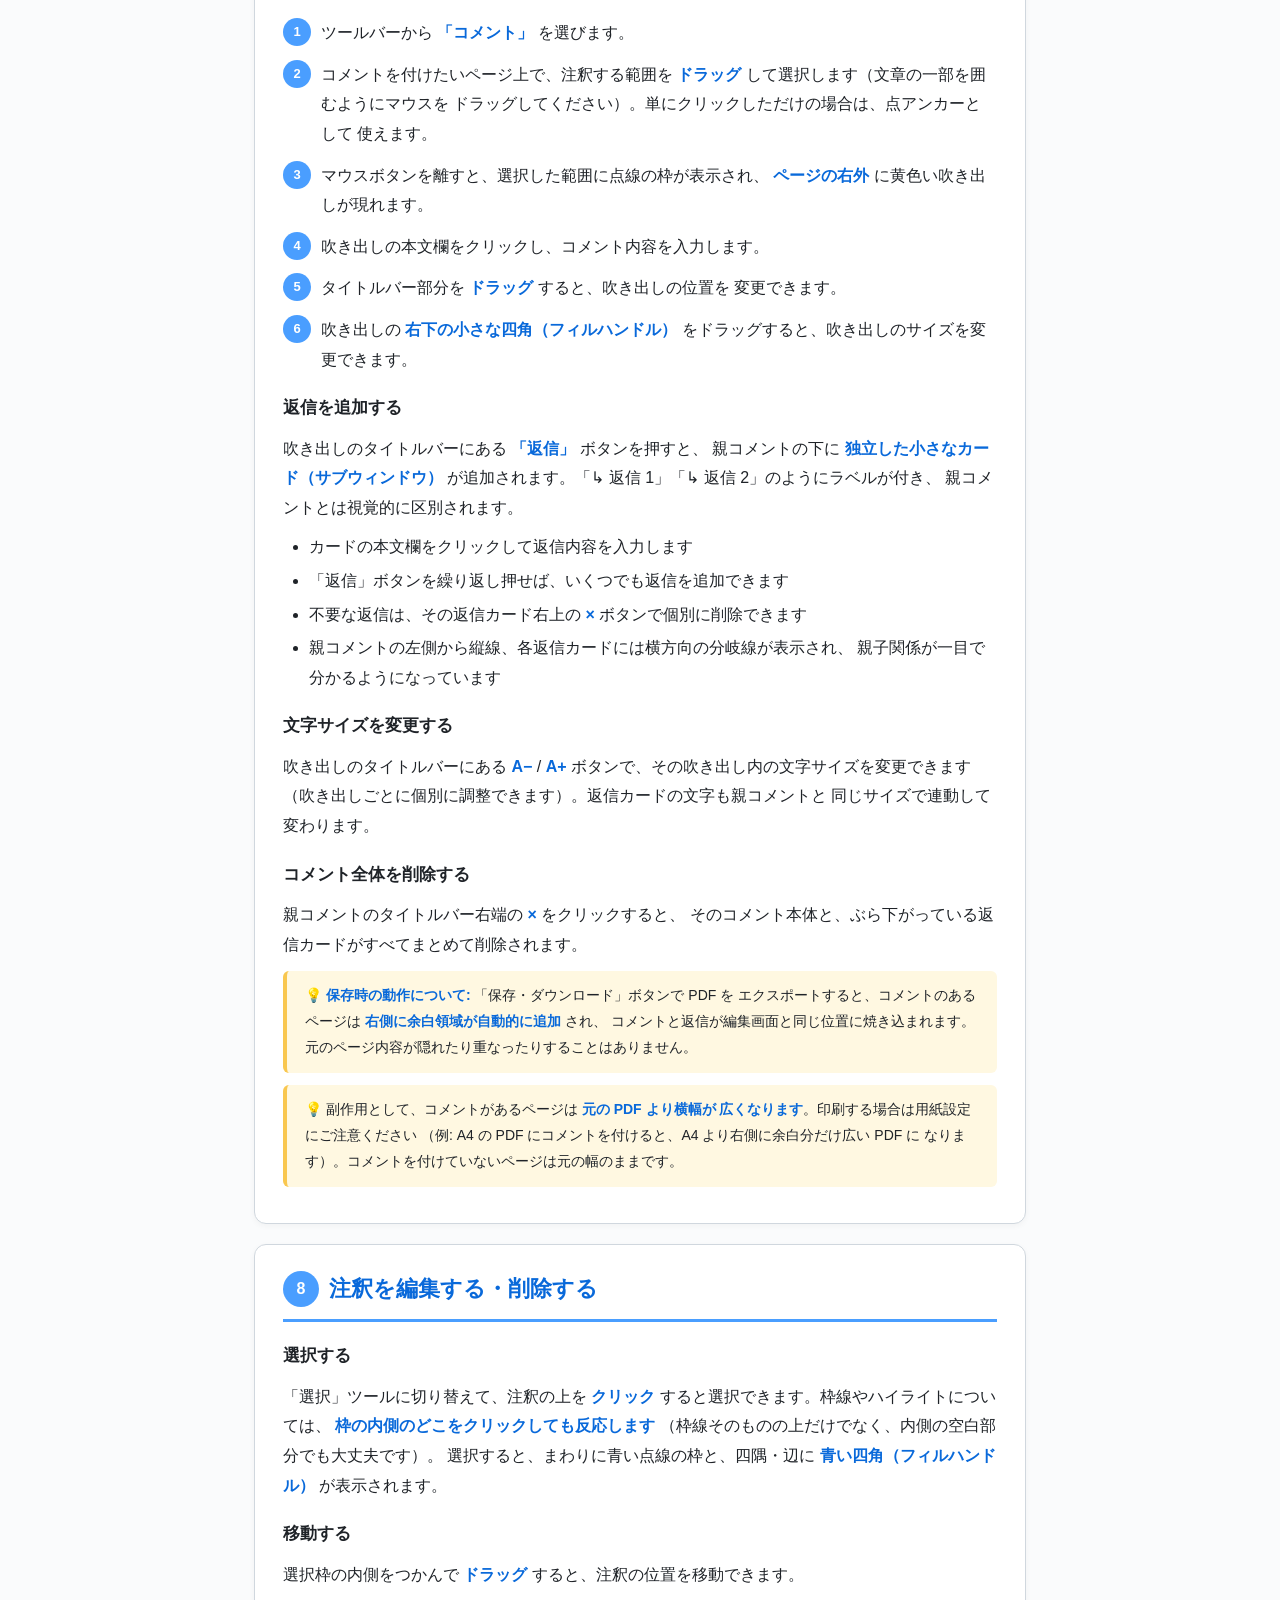
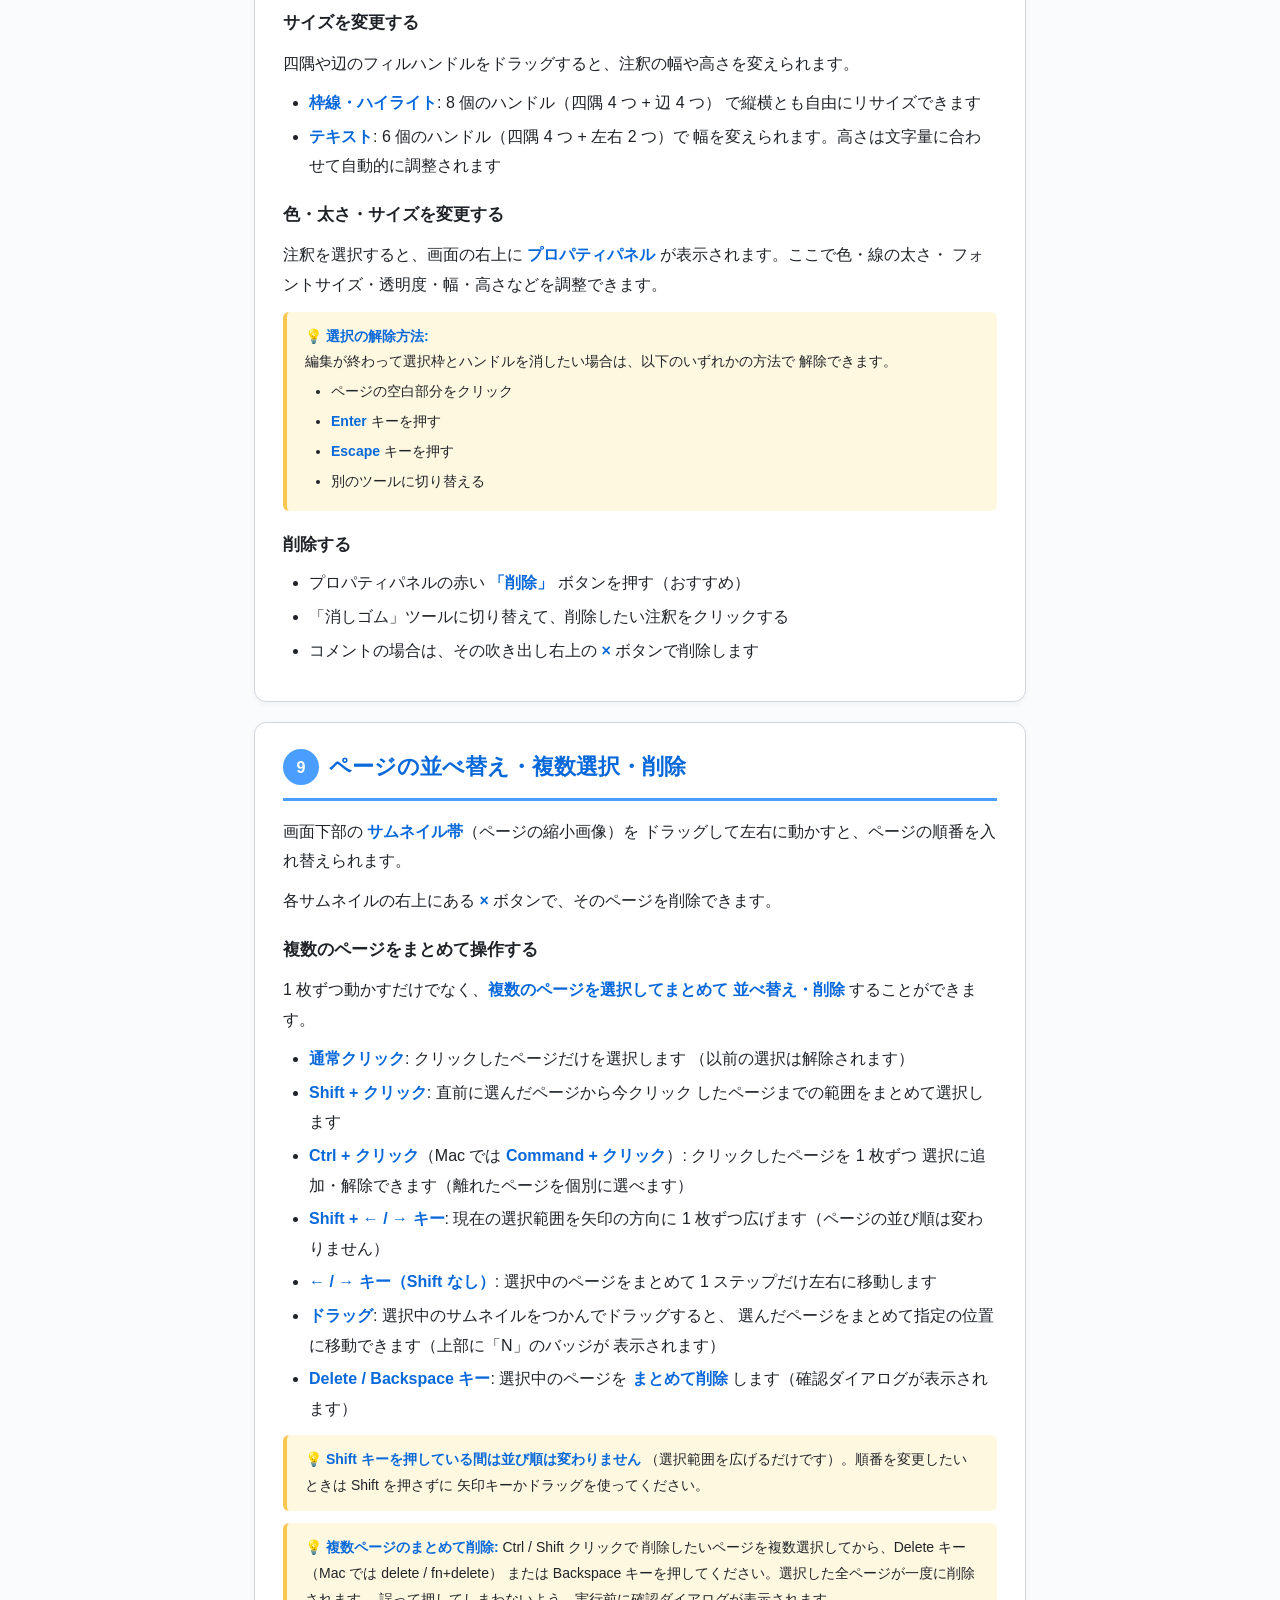
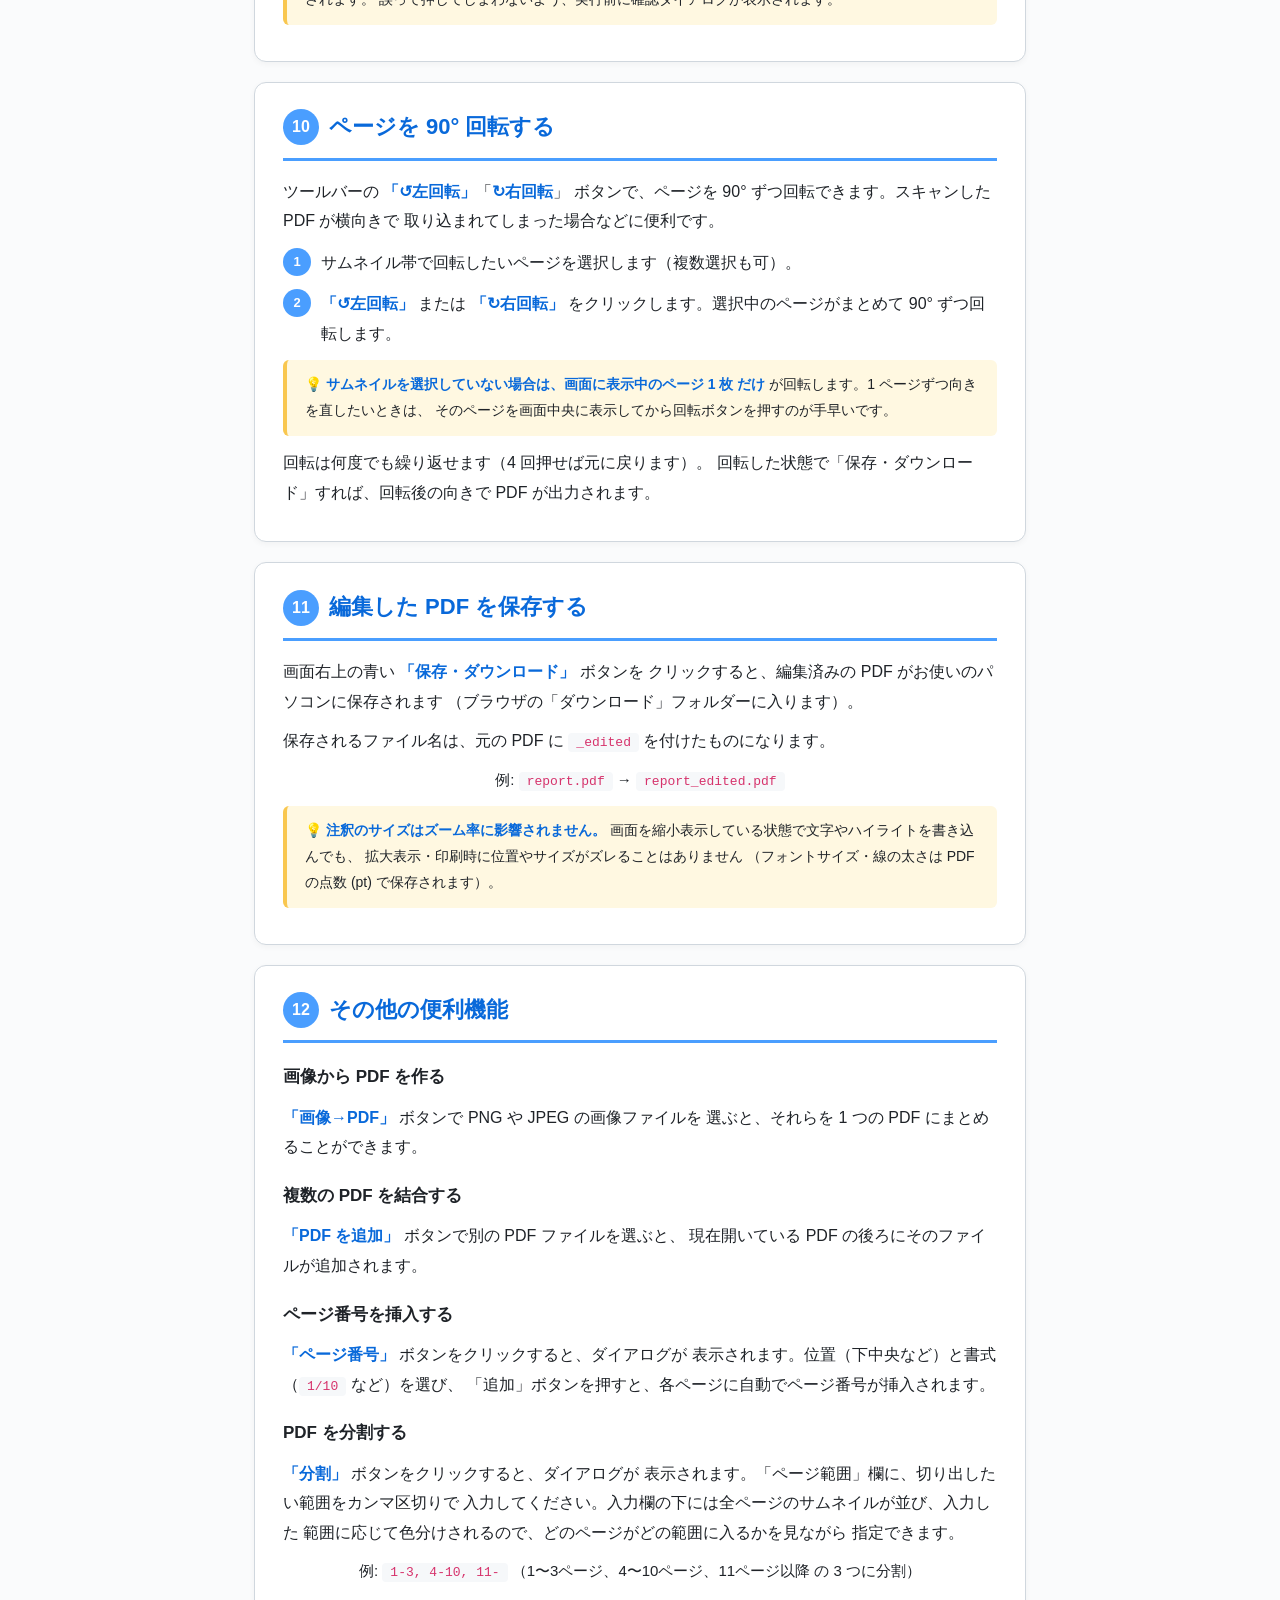
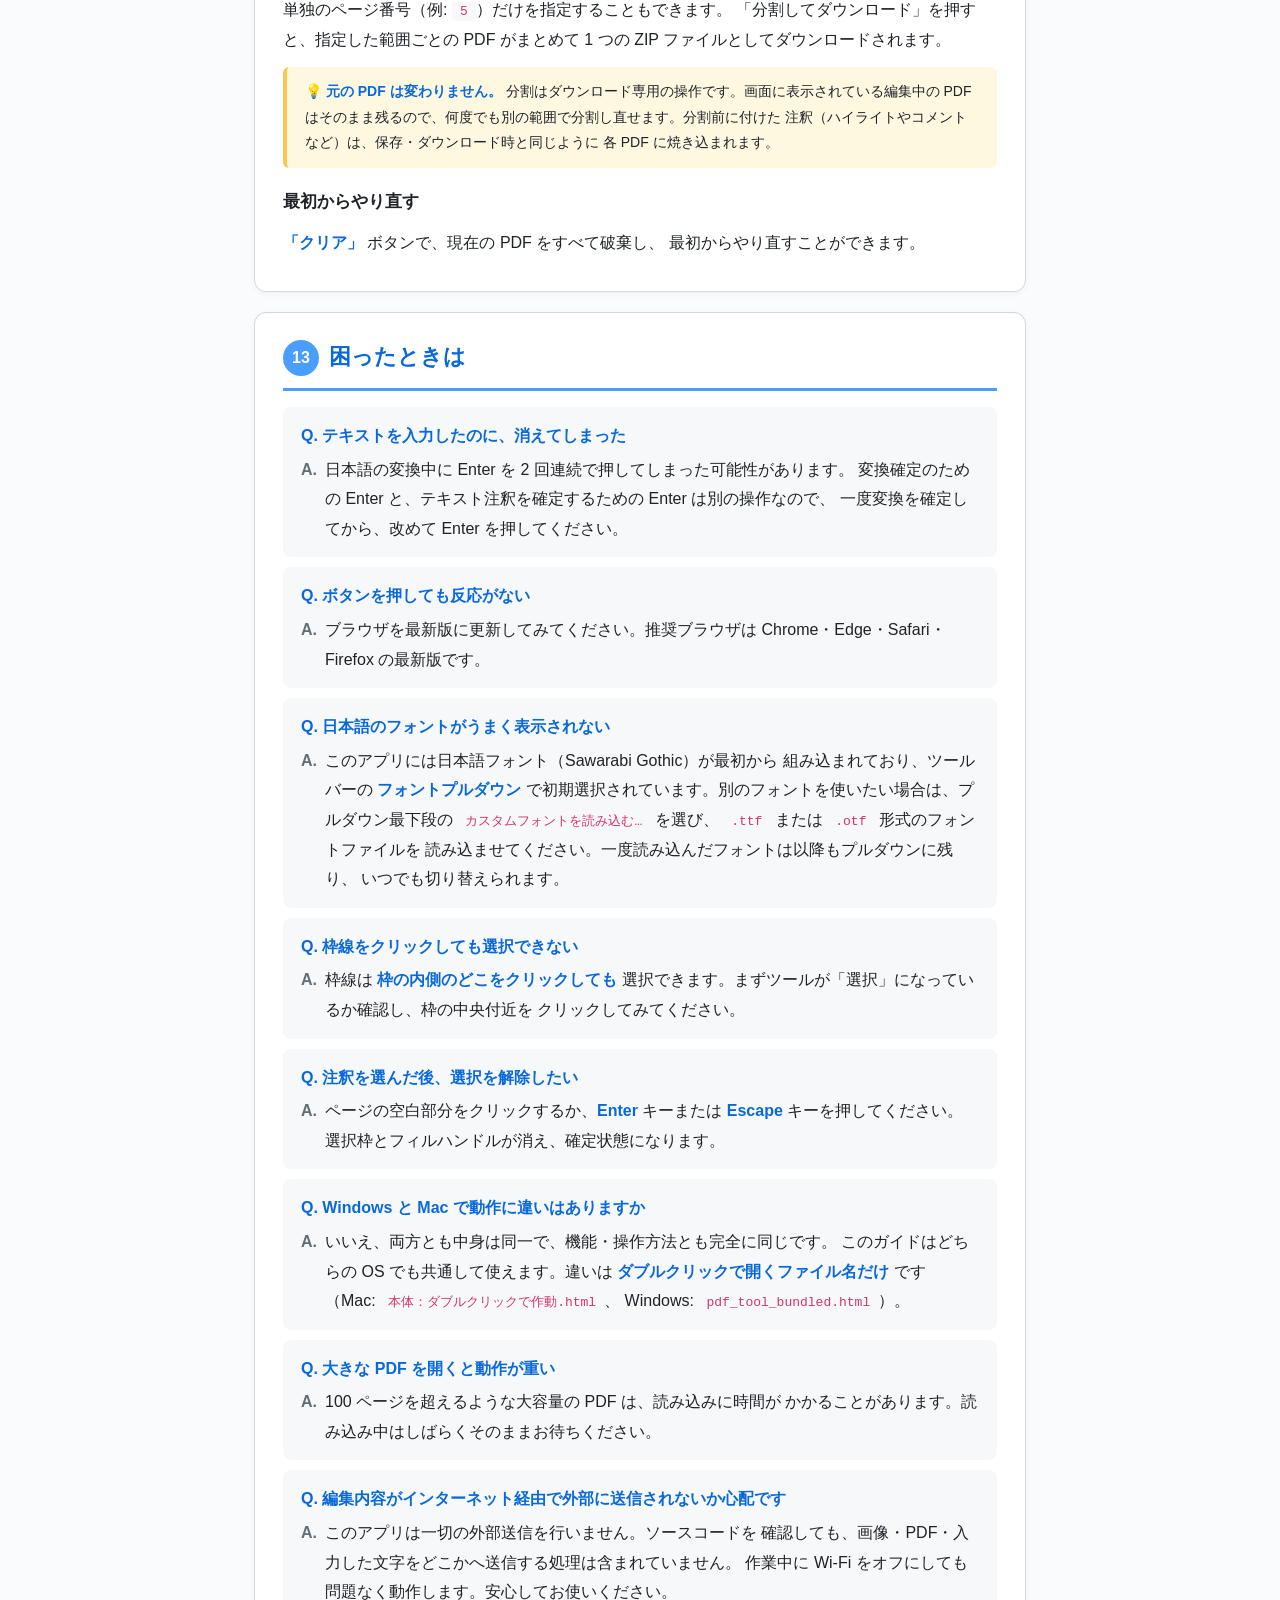
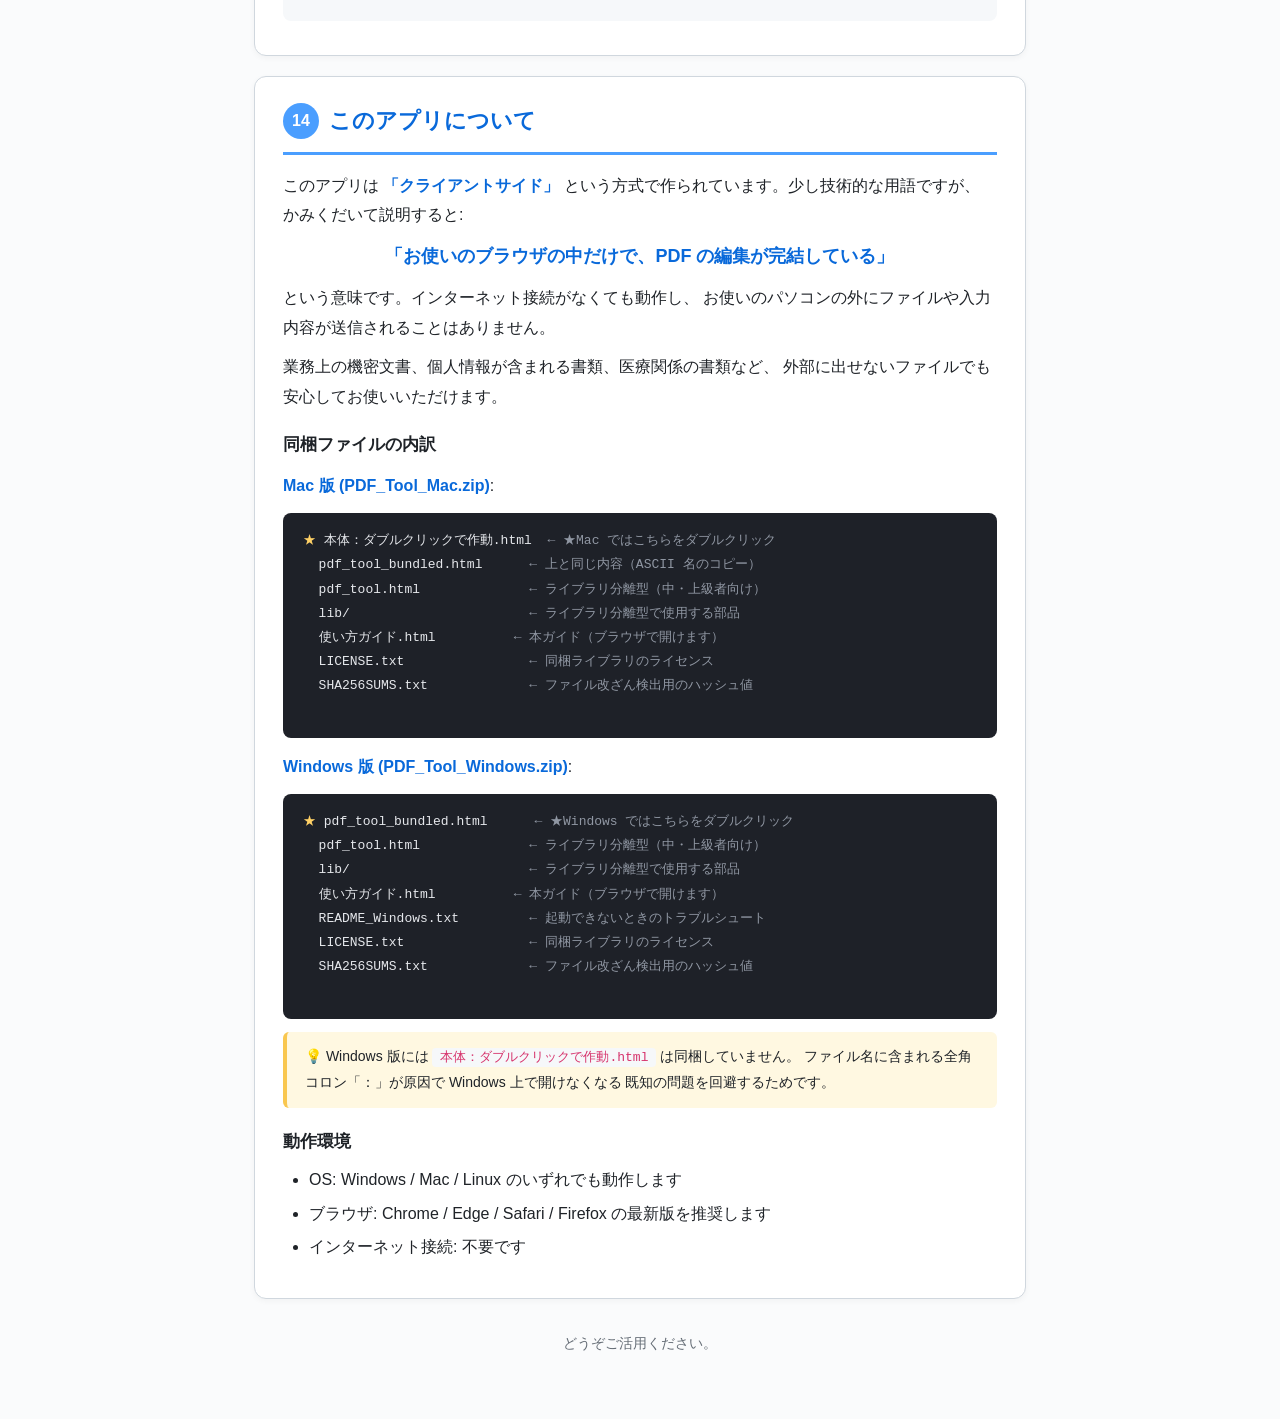
<file: deploy/pdf_tool/使い方ガイド.html>
<!DOCTYPE html>
<html lang="ja">
<head>
<meta charset="UTF-8">
<meta name="viewport" content="width=device-width, initial-scale=1.0">
<title>PDF ツール 使い方ガイド</title>
<style>
:root {
  --bg: #fafbfc;
  --card: #ffffff;
  --text: #1f2328;
  --muted: #656d76;
  --accent: #4a9eff;
  --accent-dark: #0969da;
  --warm: #fff8e1;
  --warm-border: #f9c74f;
  --code-bg: #f6f8fa;
  --border: #d0d7de;
}
* { box-sizing: border-box; }
body {
  font-family: -apple-system, "Hiragino Sans", "Helvetica Neue", Arial, sans-serif;
  background: var(--bg);
  color: var(--text);
  line-height: 1.85;
  font-size: 16px;
  margin: 0;
}
.container {
  max-width: 820px;
  margin: 0 auto;
  padding: 32px 24px 64px;
}
header {
  background: linear-gradient(135deg, #4a9eff, #6dbcff);
  color: #fff;
  padding: 40px 32px;
  border-radius: 14px;
  margin-bottom: 32px;
  box-shadow: 0 6px 20px rgba(74, 158, 255, 0.25);
}
header h1 {
  margin: 0 0 8px;
  font-size: 30px;
  letter-spacing: 0.5px;
}
header p {
  margin: 0;
  font-size: 16px;
  opacity: 0.95;
}
section {
  background: var(--card);
  border: 1px solid var(--border);
  border-radius: 12px;
  padding: 24px 28px;
  margin-bottom: 20px;
  box-shadow: 0 2px 6px rgba(0, 0, 0, 0.04);
}
section h2 {
  margin: 0 0 16px;
  padding-bottom: 10px;
  border-bottom: 3px solid var(--accent);
  color: var(--accent-dark);
  font-size: 22px;
  display: flex;
  align-items: center;
  gap: 10px;
}
.num {
  display: inline-flex;
  align-items: center;
  justify-content: center;
  min-width: 36px;
  height: 36px;
  background: var(--accent);
  color: #fff;
  border-radius: 50%;
  font-size: 16px;
  font-weight: 700;
  flex-shrink: 0;
}
section h3 {
  margin: 18px 0 8px;
  font-size: 17px;
  color: var(--text);
}
ol, ul {
  margin: 8px 0 12px;
  padding-left: 26px;
}
li { margin: 4px 0; }
p { margin: 10px 0; }
strong { color: var(--accent-dark); }
code {
  background: var(--code-bg);
  padding: 2px 8px;
  border-radius: 4px;
  font-family: "SF Mono", Menlo, Consolas, monospace;
  font-size: 13px;
  color: #d6336c;
}
.tool-list {
  list-style: none;
  padding: 0;
  margin: 12px 0;
}
.tool-list li {
  background: var(--code-bg);
  border-left: 4px solid var(--accent);
  padding: 10px 16px;
  margin: 6px 0;
  border-radius: 6px;
}
.tool-list .tool-name {
  display: inline-block;
  min-width: 110px;
  font-weight: 700;
  color: var(--accent-dark);
}
.note {
  background: var(--warm);
  border-left: 4px solid var(--warm-border);
  padding: 12px 18px;
  border-radius: 6px;
  margin: 12px 0;
  font-size: 14px;
}
.note::before {
  content: "💡 ";
}
.qa {
  background: var(--code-bg);
  border-radius: 8px;
  padding: 14px 18px;
  margin: 10px 0;
}
.qa .q {
  font-weight: 700;
  color: var(--accent-dark);
  margin: 0 0 4px;
}
.qa .q::before {
  content: "Q. ";
}
.qa .a {
  margin: 0;
  padding-left: 24px;
  position: relative;
}
.qa .a::before {
  content: "A.";
  position: absolute;
  left: 0;
  font-weight: 700;
  color: var(--muted);
}
.file-list {
  font-family: "SF Mono", Menlo, Consolas, monospace;
  font-size: 13px;
  background: #1e2128;
  color: #e6e8ec;
  padding: 16px 20px;
  border-radius: 8px;
  overflow-x: auto;
}
.file-list .star { color: #ffd166; }
.file-list .cmt { color: #9097a3; }
.steps {
  counter-reset: step;
  list-style: none;
  padding: 0;
}
.steps li {
  counter-increment: step;
  position: relative;
  padding-left: 38px;
  margin: 12px 0;
}
.steps li::before {
  content: counter(step);
  position: absolute;
  left: 0;
  top: 0;
  width: 28px;
  height: 28px;
  background: var(--accent);
  color: #fff;
  border-radius: 50%;
  display: flex;
  align-items: center;
  justify-content: center;
  font-weight: 700;
  font-size: 13px;
}
.toc {
  background: var(--card);
  border: 1px solid var(--border);
  border-radius: 10px;
  padding: 18px 24px;
  margin-bottom: 24px;
}
.toc h2 {
  margin: 0 0 10px;
  font-size: 16px;
  color: var(--muted);
  border: none;
}
.toc ol { margin: 0; padding-left: 22px; }
.toc a {
  color: var(--accent-dark);
  text-decoration: none;
}
.toc a:hover { text-decoration: underline; }
footer {
  text-align: center;
  margin-top: 32px;
  color: var(--muted);
  font-size: 14px;
}
.big-emoji {
  font-size: 22px;
  margin-right: 6px;
}
.lang-switch {
  background: var(--card);
  border: 1px solid var(--border);
  border-radius: 8px;
  padding: 10px 18px;
  margin-bottom: 20px;
  font-size: 14px;
  color: var(--muted);
}
.lang-switch a {
  color: var(--accent-dark);
  text-decoration: none;
  font-weight: 600;
}
.lang-switch a:hover { text-decoration: underline; }
</style>
</head>
<body>
<div class="container">

  <div class="lang-switch">
    🌐 これは<strong>日本語版</strong>ガイドです。 &nbsp;|&nbsp;
    <a href="usage_guide.html">English version here</a>
  </div>

  <header>
    <h1>PDF ツール 使い方ガイド</h1>
    <p>お使いのパソコンの中だけで PDF を編集できる、安全なツールです</p>
    <p style="margin-top:6px;font-size:13px;opacity:0.85">バージョン v1.5.0（2026-06-21）</p>
  </header>

  <div class="toc">
    <h2>目次</h2>
    <ol>
      <li><a href="#start">はじめに — 起動のしかた</a></li>
      <li><a href="#open">PDF を開く</a></li>
      <li><a href="#tools">ツールの選び方</a></li>
      <li><a href="#text">テキスト（文字）を書きこむ</a></li>
      <li><a href="#shape">ハイライト・枠線・取り消し線</a></li>
      <li><a href="#pen">ペンで手書きする</a></li>
      <li><a href="#comment">コメント（ページ外の吹き出し）</a></li>
      <li><a href="#edit">注釈を編集する・削除する</a></li>
      <li><a href="#pages">ページの並べ替え・複数選択・削除</a></li>
      <li><a href="#rotate">ページを 90° 回転する</a></li>
      <li><a href="#save">編集した PDF を保存する</a></li>
      <li><a href="#more">その他の便利機能</a></li>
      <li><a href="#trouble">困ったときは</a></li>
      <li><a href="#about">このアプリについて</a></li>
    </ol>
  </div>

  <section id="start">
    <h2><span class="num">1</span> はじめに — 起動のしかた</h2>
    <p>ダウンロードした ZIP ファイルを解凍し、中にある本体ファイルを
    ダブルクリックしてください。お使いの OS によってファイル名が異なります。</p>

    <p style="text-align:center;font-size:15px;font-weight:700;margin-top:14px;">
      ■ <span style="color:var(--accent-dark)">Mac</span> をお使いの場合:<br>
      <code>本体：ダブルクリックで作動.html</code>
    </p>

    <p style="text-align:center;font-size:15px;font-weight:700;margin-top:10px;">
      ■ <span style="color:var(--accent-dark)">Windows</span> をお使いの場合:<br>
      <code>pdf_tool_bundled.html</code>
    </p>

    <p style="margin-top:14px;">ダブルクリックすると、いつも使っているブラウザ
    （Chrome、Edge、Safari、Firefox など）が開いて、すぐに使える状態になります。
    インターネット接続は必要ありません。</p>

    <div class="note">
      <strong>Mac 版と Windows 版は中身が同じ</strong>です。このガイドで説明する
      すべての機能（テキスト・ハイライト・枠線・コメント・ページの並べ替え・
      ズーム・フォント切り替えなど）は、どちらの OS でも同じように動作します。
      違いはダブルクリックで開くファイルの名前だけです。
    </div>

    <div class="note">
      もし「どのアプリで開きますか？」と聞かれたら、
      <strong>Chrome</strong>・<strong>Edge</strong>・<strong>Safari</strong>
      のいずれかを選んでください。ほかのファイル（<code>lib</code> フォルダの中身など）
      には触る必要はありません。本体ファイル 1 つだけで動作します。
    </div>

    <div class="note">
      <strong>Windows で開けないとき:</strong> 解凍したフォルダーを外付けドライブ
      ではなく、デスクトップや「ドキュメント」フォルダーなどパソコン本体の中に
      コピーしてから、もう一度 <code>pdf_tool_bundled.html</code> をダブルクリック
      してみてください。それでも開かない場合は、先に Edge か Chrome を起動しておき、
      <code>pdf_tool_bundled.html</code> のアイコンをブラウザの画面に
      ドラッグ＆ドロップする方法も有効です。
    </div>
  </section>

  <section id="open">
    <h2><span class="num">2</span> PDF を開く</h2>
    <p>画面左上の <strong>「PDF を開く」</strong> ボタンをクリックし、編集したい
    PDF ファイルを選びます。</p>
    <p>または、PDF ファイルを画面の中へ直接 <strong>ドラッグ＆ドロップ</strong>
    しても開けます。</p>
    <p>PDF が表示されれば準備完了です。</p>
  </section>

  <section id="tools">
    <h2><span class="num">3</span> ツールの選び方</h2>
    <p>画面の上にあるボタンが各種「ツール」です。クリックすると、そのツールが
    有効になります。</p>
    <ul class="tool-list">
      <li><span class="tool-name">選択</span> 注釈を選んで移動・サイズ変更・編集</li>
      <li><span class="tool-name">テキスト</span> 文字を書き込む</li>
      <li><span class="tool-name">ハイライト</span> マーカーペンのように色を塗る</li>
      <li><span class="tool-name">枠線</span> 四角い枠で囲む</li>
      <li><span class="tool-name">取り消し線</span> 二重線で見え消しにする</li>
      <li><span class="tool-name">ペン</span> マウスで自由に線を描く</li>
      <li><span class="tool-name">コメント</span> ページの外に吹き出しを付ける（詳しくは後述の章で）</li>
      <li><span class="tool-name">消しゴム</span> クリックした注釈を 1 つだけ削除</li>
    </ul>
    <div class="note">
      ツールの右にある <strong>カラーピッカー</strong>（色ボタン）と
      <strong>サイズ入力欄</strong> で、描画する色と線の太さ・フォントサイズを
      変更できます。
    </div>
    <div class="note">
      <strong>フォントの選択:</strong> ツールバー右側の
      <strong>フォント用プルダウンメニュー</strong> で、書き込む文字
      （テキスト注釈・コメント・ページ番号）に使うフォントを選べます。
      初期状態では「ゴシック体（Sawarabi Gothic）」が選ばれています。
      お好みのフォントを使いたい場合は、プルダウンの一番下にある
      <code>カスタムフォントを読み込む…</code> を選び、<code>.ttf</code>
      または <code>.otf</code> のフォントファイルを指定してください。
      一度読み込んだフォントはメニューに残り、いつでも切り替えられます。
    </div>
    <div class="note">
      <strong>画面の拡大・縮小:</strong> ツールバー右端の
      <code>−</code> / <code>100%</code> / <code>＋</code> ボタンで表示倍率を
      変更できます。<code>100%</code> をクリックすると既定の大きさに戻ります。
    </div>
  </section>

  <section id="text">
    <h2><span class="num">4</span> テキスト（文字）を書き込む</h2>
    <ol class="steps">
      <li>「テキスト」ツールをクリックして選びます。</li>
      <li>PDF 上の、文字を書きたい場所をクリックします。</li>
      <li>入力ボックスが表示されるので、文字を入力します。</li>
      <li><strong>Enter</strong> キーを押すと入力が確定します。</li>
      <li>もう一度 Enter を押すと、テキスト注釈として完成します。</li>
    </ol>
    <div class="note">
      日本語を変換している途中の Enter は変換確定のためのキーなので、
      文字が消えてしまうことはありません。変換が完了してからもう一度
      Enter を押すことで注釈が確定します。<br>
      長い文章を入力すると、幅に合わせて自動的に 2 行・3 行と改行されます。<br>
      後から文字を書き直したい場合は、その注釈を <strong>ダブルクリック</strong>
      すると再編集モードになります。
    </div>
  </section>

  <section id="shape">
    <h2><span class="num">5</span> ハイライト・枠線・取り消し線</h2>
    <ol class="steps">
      <li>「ハイライト」「枠線」「取り消し線」のいずれかを選びます。</li>
      <li>PDF 上で、注釈を付けたい範囲を
      <strong>ドラッグ</strong>（左クリックを押したまま動かす）します。</li>
      <li>マウスのボタンを離すと注釈が作成され、すぐに選択状態になります
      （四隅にハンドルが表示されます）。</li>
    </ol>
    <p>色を変えたい場合は、先にツールバーの色ボタンで色を選んでから描画してください。</p>
    <p>後から色や大きさを変更したいときは、<strong>「選択」ツールに切り替えて、
    注釈の上をクリック</strong> します。<strong>枠線やハイライトは、その内側の
    どこをクリックしても選択できます</strong>（線の上だけでなく枠内の空白部分でも
    反応します）。</p>
    <p>編集が終わったら、<strong>ページの空白部分をクリック</strong> するか
    <strong>Enter キー</strong> を押すと、選択が解除されて確定状態になります。</p>

    <h3>取り消し線（二重線）の調整方法</h3>
    <p>取り消し線は <strong>2 本の平行線</strong> で「見え消し」を表現します。
    選択ツールで取り消し線をクリックすると、専用のフィルハンドルが
    <strong>3 種類</strong> 表示されます。</p>
    <ul>
      <li><strong>青い四角ハンドル（両端）</strong>: 線の <strong>始点・終点</strong>
      をそれぞれ自由にドラッグできます。長さや角度を変えるのに使います。</li>
      <li><strong>オレンジのハンドル（中央）</strong>: 中点を中心に線の
      <strong>長さを伸縮</strong> します。線の方向に沿ってドラッグしてください。</li>
      <li><strong>緑のハンドル（線の脇）</strong>: 線に垂直方向にドラッグすると、
      <strong>2 本の線の間隔</strong>（二重線の幅）を広げ／狭めできます。
      <strong>大きい文字に合わせて二重線を太く見せたいとき</strong> に便利です。</li>
    </ul>
    <p>右上のプロパティパネルからも数値で調整できます。「線の太さ」が 1 本分の
    線の太さ、「<strong>二重線の間隔</strong>」が 2 本の間隔（pt 単位）です。</p>
    <div class="note">
      <strong>大きな文字に二重線を引くコツ:</strong> 「線の太さ」を 1.5〜3pt、
      「二重線の間隔」を 4〜10pt 程度に増やすと、フォントサイズの大きい見出しにも
      しっかり映える二重取り消し線になります。
    </div>
  </section>

  <section id="pen">
    <h2><span class="num">6</span> ペンで手書きする</h2>
    <ol class="steps">
      <li>「ペン」ツールを選びます。</li>
      <li>PDF 上でマウスをドラッグして、自由に線を描きます。</li>
    </ol>
    <p>線の太さはツールバーの「サイズ」欄の数値で調整できます。色も
    色ボタンで変更可能です。</p>
  </section>

  <section id="comment">
    <h2><span class="num">7</span> コメント（ページ外の吹き出し）</h2>
    <p>Word のコメント機能のように、<strong>ページの枠外</strong> にメモを
    貼り付けて、本文中の該当箇所と引き出し線でつなぐことができます。</p>

    <ol class="steps">
      <li>ツールバーから <strong>「コメント」</strong> を選びます。</li>
      <li>コメントを付けたいページ上で、注釈する範囲を
      <strong>ドラッグ</strong> して選択します（文章の一部を囲むようにマウスを
      ドラッグしてください）。単にクリックしただけの場合は、点アンカーとして
      使えます。</li>
      <li>マウスボタンを離すと、選択した範囲に点線の枠が表示され、
      <strong>ページの右外</strong> に黄色い吹き出しが現れます。</li>
      <li>吹き出しの本文欄をクリックし、コメント内容を入力します。</li>
      <li>タイトルバー部分を <strong>ドラッグ</strong> すると、吹き出しの位置を
      変更できます。</li>
      <li>吹き出しの <strong>右下の小さな四角（フィルハンドル）</strong>
      をドラッグすると、吹き出しのサイズを変更できます。</li>
    </ol>

    <h3>返信を追加する</h3>
    <p>吹き出しのタイトルバーにある <strong>「返信」</strong> ボタンを押すと、
    親コメントの下に <strong>独立した小さなカード（サブウィンドウ）</strong>
    が追加されます。「↳ 返信 1」「↳ 返信 2」のようにラベルが付き、
    親コメントとは視覚的に区別されます。</p>
    <ul>
      <li>カードの本文欄をクリックして返信内容を入力します</li>
      <li>「返信」ボタンを繰り返し押せば、いくつでも返信を追加できます</li>
      <li>不要な返信は、その返信カード右上の <strong>×</strong>
      ボタンで個別に削除できます</li>
      <li>親コメントの左側から縦線、各返信カードには横方向の分岐線が表示され、
      親子関係が一目で分かるようになっています</li>
    </ul>

    <h3>文字サイズを変更する</h3>
    <p>吹き出しのタイトルバーにある <strong>A−</strong> / <strong>A+</strong>
    ボタンで、その吹き出し内の文字サイズを変更できます
    （吹き出しごとに個別に調整できます）。返信カードの文字も親コメントと
    同じサイズで連動して変わります。</p>

    <h3>コメント全体を削除する</h3>
    <p>親コメントのタイトルバー右端の <strong>×</strong> をクリックすると、
    そのコメント本体と、ぶら下がっている返信カードがすべてまとめて削除されます。</p>

    <div class="note">
      <strong>保存時の動作について:</strong> 「保存・ダウンロード」ボタンで PDF を
      エクスポートすると、コメントのあるページは
      <strong>右側に余白領域が自動的に追加</strong> され、
      コメントと返信が編集画面と同じ位置に焼き込まれます。
      元のページ内容が隠れたり重なったりすることはありません。
    </div>
    <div class="note">
      副作用として、コメントがあるページは <strong>元の PDF より横幅が
      広くなります</strong>。印刷する場合は用紙設定にご注意ください
      （例: A4 の PDF にコメントを付けると、A4 より右側に余白分だけ広い PDF に
      なります）。コメントを付けていないページは元の幅のままです。
    </div>
  </section>

  <section id="edit">
    <h2><span class="num">8</span> 注釈を編集する・削除する</h2>

    <h3>選択する</h3>
    <p>「選択」ツールに切り替えて、注釈の上を <strong>クリック</strong>
    すると選択できます。枠線やハイライトについては、
    <strong>枠の内側のどこをクリックしても反応します</strong>
    （枠線そのものの上だけでなく、内側の空白部分でも大丈夫です）。
    選択すると、まわりに青い点線の枠と、四隅・辺に
    <strong>青い四角（フィルハンドル）</strong> が表示されます。</p>

    <h3>移動する</h3>
    <p>選択枠の内側をつかんで <strong>ドラッグ</strong>
    すると、注釈の位置を移動できます。</p>

    <h3>サイズを変更する</h3>
    <p>四隅や辺のフィルハンドルをドラッグすると、注釈の幅や高さを変えられます。</p>
    <ul>
      <li><strong>枠線・ハイライト</strong>: 8 個のハンドル（四隅 4 つ + 辺 4 つ）
      で縦横とも自由にリサイズできます</li>
      <li><strong>テキスト</strong>: 6 個のハンドル（四隅 4 つ + 左右 2 つ）で
      幅を変えられます。高さは文字量に合わせて自動的に調整されます</li>
    </ul>

    <h3>色・太さ・サイズを変更する</h3>
    <p>注釈を選択すると、画面の右上に
    <strong>プロパティパネル</strong> が表示されます。ここで色・線の太さ・
    フォントサイズ・透明度・幅・高さなどを調整できます。</p>

    <div class="note">
      <strong>選択の解除方法:</strong><br>
      編集が終わって選択枠とハンドルを消したい場合は、以下のいずれかの方法で
      解除できます。
      <ul style="margin-top:4px;margin-bottom:2px;">
        <li>ページの空白部分をクリック</li>
        <li><strong>Enter</strong> キーを押す</li>
        <li><strong>Escape</strong> キーを押す</li>
        <li>別のツールに切り替える</li>
      </ul>
    </div>

    <h3>削除する</h3>
    <ul>
      <li>プロパティパネルの赤い
      <strong>「削除」</strong> ボタンを押す（おすすめ）</li>
      <li>「消しゴム」ツールに切り替えて、削除したい注釈をクリックする</li>
      <li>コメントの場合は、その吹き出し右上の
      <strong>×</strong> ボタンで削除します</li>
    </ul>
  </section>

  <section id="pages">
    <h2><span class="num">9</span> ページの並べ替え・複数選択・削除</h2>
    <p>画面下部の <strong>サムネイル帯</strong>（ページの縮小画像）を
    ドラッグして左右に動かすと、ページの順番を入れ替えられます。</p>
    <p>各サムネイルの右上にある <strong>×</strong>
    ボタンで、そのページを削除できます。</p>

    <h3>複数のページをまとめて操作する</h3>
    <p>1 枚ずつ動かすだけでなく、<strong>複数のページを選択してまとめて
    並べ替え・削除</strong> することができます。</p>
    <ul>
      <li><strong>通常クリック</strong>: クリックしたページだけを選択します
      （以前の選択は解除されます）</li>
      <li><strong>Shift + クリック</strong>: 直前に選んだページから今クリック
      したページまでの範囲をまとめて選択します</li>
      <li><strong>Ctrl + クリック</strong>（Mac では
      <strong>Command + クリック</strong>）: クリックしたページを 1 枚ずつ
      選択に追加・解除できます（離れたページを個別に選べます）</li>
      <li><strong>Shift + ← / → キー</strong>: 現在の選択範囲を矢印の方向に
      1 枚ずつ広げます（ページの並び順は変わりません）</li>
      <li><strong>← / → キー（Shift なし）</strong>: 選択中のページをまとめて
      1 ステップだけ左右に移動します</li>
      <li><strong>ドラッグ</strong>: 選択中のサムネイルをつかんでドラッグすると、
      選んだページをまとめて指定の位置に移動できます（上部に「N」のバッジが
      表示されます）</li>
      <li><strong>Delete / Backspace キー</strong>: 選択中のページを
      <strong>まとめて削除</strong> します（確認ダイアログが表示されます）</li>
    </ul>
    <div class="note">
      <strong>Shift キーを押している間は並び順は変わりません</strong>
      （選択範囲を広げるだけです）。順番を変更したいときは Shift を押さずに
      矢印キーかドラッグを使ってください。
    </div>
    <div class="note">
      <strong>複数ページのまとめて削除:</strong> Ctrl / Shift クリックで
      削除したいページを複数選択してから、Delete キー（Mac では delete / fn+delete）
      または Backspace キーを押してください。選択した全ページが一度に削除されます。
      誤って押してしまわないよう、実行前に確認ダイアログが表示されます。
    </div>
  </section>

  <section id="rotate">
    <h2><span class="num">10</span> ページを 90° 回転する</h2>
    <p>ツールバーの <strong>「↺左回転」</strong>「<strong>↻右回転</strong>」
    ボタンで、ページを 90° ずつ回転できます。スキャンした PDF が横向きで
    取り込まれてしまった場合などに便利です。</p>
    <ol class="steps">
      <li>サムネイル帯で回転したいページを選択します（複数選択も可）。</li>
      <li><strong>「↺左回転」</strong> または <strong>「↻右回転」</strong>
      をクリックします。選択中のページがまとめて 90° ずつ回転します。</li>
    </ol>
    <div class="note">
      <strong>サムネイルを選択していない場合は、画面に表示中のページ 1 枚
      だけ</strong> が回転します。1 ページずつ向きを直したいときは、
      そのページを画面中央に表示してから回転ボタンを押すのが手早いです。
    </div>
    <p>回転は何度でも繰り返せます（4 回押せば元に戻ります）。
    回転した状態で「保存・ダウンロード」すれば、回転後の向きで PDF が出力されます。</p>
  </section>

  <section id="save">
    <h2><span class="num">11</span> 編集した PDF を保存する</h2>
    <p>画面右上の青い <strong>「保存・ダウンロード」</strong> ボタンを
    クリックすると、編集済みの PDF がお使いのパソコンに保存されます
    （ブラウザの「ダウンロード」フォルダーに入ります）。</p>
    <p>保存されるファイル名は、元の PDF に <code>_edited</code>
    を付けたものになります。</p>
    <p style="text-align:center;font-size:15px;">
      例: <code>report.pdf</code> → <code>report_edited.pdf</code>
    </p>
    <div class="note">
      <strong>注釈のサイズはズーム率に影響されません。</strong>
      画面を縮小表示している状態で文字やハイライトを書き込んでも、
      拡大表示・印刷時に位置やサイズがズレることはありません
      （フォントサイズ・線の太さは PDF の点数 (pt) で保存されます）。
    </div>
  </section>

  <section id="more">
    <h2><span class="num">12</span> その他の便利機能</h2>

    <h3>画像から PDF を作る</h3>
    <p><strong>「画像→PDF」</strong> ボタンで PNG や JPEG の画像ファイルを
    選ぶと、それらを 1 つの PDF にまとめることができます。</p>

    <h3>複数の PDF を結合する</h3>
    <p><strong>「PDF を追加」</strong> ボタンで別の PDF ファイルを選ぶと、
    現在開いている PDF の後ろにそのファイルが追加されます。</p>

    <h3>ページ番号を挿入する</h3>
    <p><strong>「ページ番号」</strong> ボタンをクリックすると、ダイアログが
    表示されます。位置（下中央など）と書式（<code>1/10</code> など）を選び、
    「追加」ボタンを押すと、各ページに自動でページ番号が挿入されます。</p>

    <h3>PDF を分割する</h3>
    <p><strong>「分割」</strong> ボタンをクリックすると、ダイアログが
    表示されます。「ページ範囲」欄に、切り出したい範囲をカンマ区切りで
    入力してください。入力欄の下には全ページのサムネイルが並び、入力した
    範囲に応じて色分けされるので、どのページがどの範囲に入るかを見ながら
    指定できます。</p>
    <p style="text-align:center;font-size:15px;">
      例: <code>1-3, 4-10, 11-</code>
      （1〜3ページ、4〜10ページ、11ページ以降 の 3 つに分割）
    </p>
    <p>単独のページ番号（例: <code>5</code>）だけを指定することもできます。
    「分割してダウンロード」を押すと、指定した範囲ごとの PDF がまとめて
    1 つの ZIP ファイルとしてダウンロードされます。</p>
    <div class="note">
      <strong>元の PDF は変わりません。</strong>
      分割はダウンロード専用の操作です。画面に表示されている編集中の PDF
      はそのまま残るので、何度でも別の範囲で分割し直せます。分割前に付けた
      注釈（ハイライトやコメントなど）は、保存・ダウンロード時と同じように
      各 PDF に焼き込まれます。
    </div>

    <h3>最初からやり直す</h3>
    <p><strong>「クリア」</strong> ボタンで、現在の PDF をすべて破棄し、
    最初からやり直すことができます。</p>
  </section>

  <section id="trouble">
    <h2><span class="num">13</span> 困ったときは</h2>

    <div class="qa">
      <p class="q">テキストを入力したのに、消えてしまった</p>
      <p class="a">日本語の変換中に Enter を 2 回連続で押してしまった可能性があります。
      変換確定のための Enter と、テキスト注釈を確定するための Enter は別の操作なので、
      一度変換を確定してから、改めて Enter を押してください。</p>
    </div>

    <div class="qa">
      <p class="q">ボタンを押しても反応がない</p>
      <p class="a">ブラウザを最新版に更新してみてください。推奨ブラウザは
      Chrome・Edge・Safari・Firefox の最新版です。</p>
    </div>

    <div class="qa">
      <p class="q">日本語のフォントがうまく表示されない</p>
      <p class="a">このアプリには日本語フォント（Sawarabi Gothic）が最初から
      組み込まれており、ツールバーの <strong>フォントプルダウン</strong>
      で初期選択されています。別のフォントを使いたい場合は、プルダウン最下段の
      <code>カスタムフォントを読み込む…</code> を選び、
      <code>.ttf</code> または <code>.otf</code> 形式のフォントファイルを
      読み込ませてください。一度読み込んだフォントは以降もプルダウンに残り、
      いつでも切り替えられます。</p>
    </div>

    <div class="qa">
      <p class="q">枠線をクリックしても選択できない</p>
      <p class="a">枠線は <strong>枠の内側のどこをクリックしても</strong>
      選択できます。まずツールが「選択」になっているか確認し、枠の中央付近を
      クリックしてみてください。</p>
    </div>

    <div class="qa">
      <p class="q">注釈を選んだ後、選択を解除したい</p>
      <p class="a">ページの空白部分をクリックするか、<strong>Enter</strong>
      キーまたは <strong>Escape</strong> キーを押してください。
      選択枠とフィルハンドルが消え、確定状態になります。</p>
    </div>

    <div class="qa">
      <p class="q">Windows と Mac で動作に違いはありますか</p>
      <p class="a">いいえ、両方とも中身は同一で、機能・操作方法とも完全に同じです。
      このガイドはどちらの OS でも共通して使えます。違いは
      <strong>ダブルクリックで開くファイル名だけ</strong> です
      （Mac: <code>本体：ダブルクリックで作動.html</code>、
      Windows: <code>pdf_tool_bundled.html</code>）。</p>
    </div>

    <div class="qa">
      <p class="q">大きな PDF を開くと動作が重い</p>
      <p class="a">100 ページを超えるような大容量の PDF は、読み込みに時間が
      かかることがあります。読み込み中はしばらくそのままお待ちください。</p>
    </div>

    <div class="qa">
      <p class="q">編集内容がインターネット経由で外部に送信されないか心配です</p>
      <p class="a">このアプリは一切の外部送信を行いません。ソースコードを
      確認しても、画像・PDF・入力した文字をどこかへ送信する処理は含まれていません。
      作業中に Wi-Fi をオフにしても問題なく動作します。安心してお使いください。</p>
    </div>
  </section>

  <section id="about">
    <h2><span class="num">14</span> このアプリについて</h2>
    <p>このアプリは <strong>「クライアントサイド」</strong>
    という方式で作られています。少し技術的な用語ですが、
    かみくだいて説明すると:</p>
    <p style="text-align:center;font-size:18px;font-weight:700;color:var(--accent-dark);">
      「お使いのブラウザの中だけで、PDF の編集が完結している」
    </p>
    <p>という意味です。インターネット接続がなくても動作し、
    お使いのパソコンの外にファイルや入力内容が送信されることはありません。</p>
    <p>業務上の機密文書、個人情報が含まれる書類、医療関係の書類など、
    外部に出せないファイルでも安心してお使いいただけます。</p>

    <h3>同梱ファイルの内訳</h3>
    <p><strong>Mac 版 (PDF_Tool_Mac.zip)</strong>:</p>
    <pre class="file-list">
<span class="star">★</span> 本体：ダブルクリックで作動.html  <span class="cmt">← ★Mac ではこちらをダブルクリック</span>
  pdf_tool_bundled.html      <span class="cmt">← 上と同じ内容（ASCII 名のコピー）</span>
  pdf_tool.html              <span class="cmt">← ライブラリ分離型（中・上級者向け）</span>
  lib/                       <span class="cmt">← ライブラリ分離型で使用する部品</span>
  使い方ガイド.html          <span class="cmt">← 本ガイド（ブラウザで開けます）</span>
  LICENSE.txt                <span class="cmt">← 同梱ライブラリのライセンス</span>
  SHA256SUMS.txt             <span class="cmt">← ファイル改ざん検出用のハッシュ値</span>
    </pre>

    <p style="margin-top:14px;"><strong>Windows 版 (PDF_Tool_Windows.zip)</strong>:</p>
    <pre class="file-list">
<span class="star">★</span> pdf_tool_bundled.html      <span class="cmt">← ★Windows ではこちらをダブルクリック</span>
  pdf_tool.html              <span class="cmt">← ライブラリ分離型（中・上級者向け）</span>
  lib/                       <span class="cmt">← ライブラリ分離型で使用する部品</span>
  使い方ガイド.html          <span class="cmt">← 本ガイド（ブラウザで開けます）</span>
  README_Windows.txt         <span class="cmt">← 起動できないときのトラブルシュート</span>
  LICENSE.txt                <span class="cmt">← 同梱ライブラリのライセンス</span>
  SHA256SUMS.txt             <span class="cmt">← ファイル改ざん検出用のハッシュ値</span>
    </pre>
    <div class="note">
      Windows 版には <code>本体：ダブルクリックで作動.html</code> は同梱していません。
      ファイル名に含まれる全角コロン「：」が原因で Windows 上で開けなくなる
      既知の問題を回避するためです。
    </div>

    <h3>動作環境</h3>
    <ul>
      <li>OS: Windows / Mac / Linux のいずれでも動作します</li>
      <li>ブラウザ: Chrome / Edge / Safari / Firefox の最新版を推奨します</li>
      <li>インターネット接続: 不要です</li>
    </ul>
  </section>

  <footer>
    どうぞご活用ください。
  </footer>

</div>
</body>
</html>
</file>
<file: pdf_editor_app/static/css/app.css>
/* ============================================================
   PDF Editor - Main Stylesheet
   Dark theme with accent color #4a9eff
   ============================================================ */

/* --- Reset & Base --- */
*, *::before, *::after {
    margin: 0;
    padding: 0;
    box-sizing: border-box;
}

:root {
    --bg-dark: #1e1e2e;
    --bg-panel: #2a2a3e;
    --bg-viewer: #3a3a4e;
    --bg-page: #ffffff;
    --accent: #4a9eff;
    --accent-hover: #6bb3ff;
    --text-primary: #e0e0e0;
    --text-secondary: #a0a0b0;
    --text-muted: #707080;
    --border: #3a3a50;
    --danger: #ff5555;
    --success: #50fa7b;
    --shadow-page: 0 2px 12px rgba(0, 0, 0, 0.4);
    --toolbar-width: 120px;
    --menubar-height: 32px;
    --thumbnail-height: 100px;
    --comment-max-height: 200px;
    --transition-fast: 0.15s ease;
    --transition-normal: 0.25s ease;
}

html, body {
    width: 100%;
    height: 100%;
    overflow: hidden;
    font-family: system-ui, -apple-system, "Hiragino Sans", sans-serif;
    font-size: 13px;
    color: var(--text-primary);
    background: var(--bg-dark);
    user-select: none;
    -webkit-user-select: none;
}

body {
    display: flex;
    flex-direction: column;
}

/* --- Menu Bar --- */
#menu-bar {
    display: flex;
    align-items: center;
    height: var(--menubar-height);
    background: var(--bg-dark);
    border-bottom: 1px solid var(--border);
    padding: 0 12px;
    z-index: 100;
    -webkit-app-region: drag;
}

.menu-left {
    display: flex;
    gap: 2px;
    -webkit-app-region: no-drag;
}

.menu-item {
    padding: 4px 12px;
    border-radius: 4px;
    cursor: pointer;
    font-size: 12px;
    color: var(--text-secondary);
    transition: background var(--transition-fast), color var(--transition-fast);
}

.menu-item:hover,
.menu-item.active {
    background: var(--bg-panel);
    color: var(--text-primary);
}

.menu-center {
    flex: 1;
    text-align: center;
    font-size: 12px;
    color: var(--text-secondary);
    overflow: hidden;
    text-overflow: ellipsis;
    white-space: nowrap;
}

/* --- Dropdown Menus --- */
.dropdown-menu {
    display: none;
    position: absolute;
    top: var(--menubar-height);
    left: 0;
    min-width: 200px;
    background: var(--bg-panel);
    border: 1px solid var(--border);
    border-radius: 6px;
    box-shadow: 0 4px 16px rgba(0, 0, 0, 0.5);
    z-index: 200;
    padding: 4px 0;
}

.dropdown-menu.visible {
    display: block;
}

.dropdown-item {
    display: flex;
    justify-content: space-between;
    align-items: center;
    padding: 6px 16px;
    cursor: pointer;
    font-size: 12px;
    color: var(--text-primary);
    transition: background var(--transition-fast);
}

.dropdown-item:hover {
    background: var(--accent);
    color: #fff;
}

.dropdown-item .shortcut {
    font-size: 11px;
    color: var(--text-muted);
    margin-left: 24px;
}

.dropdown-item:hover .shortcut {
    color: rgba(255, 255, 255, 0.7);
}

/* --- Main Content Layout --- */
#main-content {
    display: flex;
    flex: 1;
    overflow: hidden;
    min-height: 0;
}

/* When comment panel is expanded, main-content height adjusts via JS */

/* --- Viewer Area --- */
#viewer-area {
    flex: 1;
    overflow: auto;
    background: var(--bg-viewer);
    position: relative;
}

#pdf-container {
    display: flex;
    flex-direction: column;
    align-items: center;
    padding: 20px;
    min-height: 100%;
    gap: 16px;
}

/* --- Welcome Message --- */
#welcome-message {
    display: flex;
    flex-direction: column;
    align-items: center;
    justify-content: center;
    gap: 16px;
    height: 60vh;
    color: var(--text-muted);
}

#welcome-message .welcome-icon {
    font-size: 48px;
    font-weight: 700;
    color: var(--text-muted);
    opacity: 0.4;
    letter-spacing: 4px;
}

#welcome-message p {
    font-size: 16px;
}

#welcome-open-btn {
    padding: 10px 28px;
    background: var(--accent);
    color: #fff;
    border: none;
    border-radius: 6px;
    font-size: 14px;
    font-family: inherit;
    cursor: pointer;
    transition: background var(--transition-fast);
}

#welcome-open-btn:hover {
    background: var(--accent-hover);
}

/* --- PDF Page --- */
.pdf-page {
    position: relative;
    background: var(--bg-page);
    box-shadow: var(--shadow-page);
    border-radius: 2px;
}

.pdf-page .pdf-canvas {
    display: block;
}

.pdf-page .annotation-overlay {
    position: absolute;
    top: 0;
    left: 0;
    width: 100%;
    height: 100%;
    cursor: inherit;
}

/* --- Toolbar (right column) --- */
#toolbar {
    width: var(--toolbar-width);
    min-width: var(--toolbar-width);
    background: var(--bg-dark);
    border-left: 1px solid var(--border);
    display: flex;
    flex-direction: column;
    align-items: center;
    padding: 8px 0;
    overflow-y: auto;
    overflow-x: hidden;
}

.toolbar-section {
    display: flex;
    flex-direction: column;
    align-items: center;
    gap: 4px;
    width: 100%;
    padding: 0 8px;
}

.toolbar-divider {
    width: 36px;
    height: 1px;
    background: var(--border);
    margin: 8px 0;
}

.tool-btn {
    width: 100px;
    min-height: 52px;
    display: flex;
    flex-direction: column;
    align-items: center;
    justify-content: center;
    gap: 2px;
    background: transparent;
    border: none;
    border-radius: 8px;
    cursor: pointer;
    color: var(--text-secondary);
    transition: background var(--transition-fast), color var(--transition-fast), transform var(--transition-fast);
    position: relative;
    padding: 4px;
}

.tool-btn .tool-icon {
    font-size: 18px;
    line-height: 1;
    pointer-events: none;
}

.tool-btn .tool-label,
.tool-color-label .tool-label {
    font-size: 14px;
    line-height: 1.1;
    pointer-events: none;
    white-space: nowrap;
    color: inherit;
}

.tool-color-label {
    display: flex;
    flex-direction: column;
    align-items: center;
    gap: 2px;
    cursor: pointer;
    padding: 4px;
    border-radius: 8px;
    color: var(--text-secondary);
}

.tool-color-label:hover {
    background: var(--bg-panel);
    color: var(--text-primary);
}

.tool-color-label input[type="color"] {
    width: 36px;
    height: 28px;
    border: 1px solid var(--border);
    border-radius: 4px;
    cursor: pointer;
    padding: 0;
    background: none;
}

.tool-btn:hover {
    background: var(--bg-panel);
    color: var(--text-primary);
}

.tool-btn:active {
    transform: scale(0.92);
}

.tool-btn.active {
    background: var(--accent);
    color: #fff;
    box-shadow: 0 0 8px rgba(74, 158, 255, 0.3);
}

/* Tooltip on hover */
.tool-btn::after {
    content: attr(title);
    position: absolute;
    right: calc(100% + 8px);
    top: 50%;
    transform: translateY(-50%);
    background: var(--bg-panel);
    color: var(--text-primary);
    padding: 4px 8px;
    border-radius: 4px;
    font-size: 11px;
    white-space: nowrap;
    opacity: 0;
    pointer-events: none;
    transition: opacity var(--transition-fast);
    box-shadow: 0 2px 8px rgba(0, 0, 0, 0.3);
}

.tool-btn:hover::after {
    opacity: 1;
}

/* --- Thumbnail Strip --- */
#thumbnail-strip {
    height: var(--thumbnail-height);
    flex-shrink: 0;
    background: var(--bg-dark);
    border-top: 1px solid var(--border);
    display: flex;
    align-items: center;
    padding: 8px 12px;
    gap: 8px;
    overflow-x: auto;
    overflow-y: hidden;
}

.thumbnail-item {
    flex-shrink: 0;
    width: 60px;
    height: 80px;
    background: var(--bg-page);
    border: 2px solid transparent;
    border-radius: 4px;
    overflow: hidden;
    cursor: pointer;
    transition: border-color var(--transition-fast), box-shadow var(--transition-fast);
    position: relative;
}

.thumbnail-item:hover {
    border-color: var(--text-muted);
}

.thumbnail-item.active {
    border-color: var(--accent);
    box-shadow: 0 0 8px rgba(74, 158, 255, 0.3);
}

.thumbnail-item canvas {
    width: 100%;
    height: 100%;
    object-fit: contain;
    display: block;
}

.thumbnail-label {
    position: absolute;
    bottom: 0;
    left: 0;
    right: 0;
    text-align: center;
    font-size: 9px;
    color: var(--text-primary);
    background: rgba(0, 0, 0, 0.6);
    padding: 1px 0;
}

.thumbnail-insert-btn {
    flex-shrink: 0;
    width: 40px;
    height: 80px;
    display: flex;
    align-items: center;
    justify-content: center;
    background: transparent;
    border: 2px dashed var(--border);
    border-radius: 4px;
    color: var(--text-muted);
    font-size: 20px;
    cursor: pointer;
    transition: border-color var(--transition-fast), color var(--transition-fast);
}

.thumbnail-insert-btn:hover {
    border-color: var(--accent);
    color: var(--accent);
}

/* --- Comment Panel --- */
#comment-panel {
    flex-shrink: 0;
    background: var(--bg-dark);
    border-top: 1px solid var(--border);
    overflow: hidden;
    transition: max-height var(--transition-normal);
}

#comment-panel.collapsed #comment-list {
    display: none;
}

#comment-panel-header {
    display: flex;
    justify-content: space-between;
    align-items: center;
    padding: 8px 16px;
    cursor: pointer;
    font-size: 13px;
    font-weight: 600;
    color: var(--text-primary);
    background: var(--bg-panel);
    min-height: 32px;
}

#comment-panel-header:hover {
    background: var(--bg-panel);
}

#comment-toggle {
    background: none;
    border: none;
    color: var(--text-secondary);
    font-size: 10px;
    cursor: pointer;
    transition: transform var(--transition-normal);
}

#comment-panel.collapsed #comment-toggle {
    transform: rotate(-90deg);
}

#comment-list {
    max-height: var(--comment-max-height);
    overflow-y: auto;
    padding: 8px 12px;
}

.comment-item {
    display: flex;
    gap: 8px;
    padding: 8px;
    background: var(--bg-panel);
    border-radius: 6px;
    margin-bottom: 6px;
    font-size: 12px;
}

.comment-item .comment-marker {
    width: 8px;
    height: 8px;
    border-radius: 50%;
    background: var(--accent);
    flex-shrink: 0;
    margin-top: 4px;
}

.comment-item .comment-body {
    flex: 1;
}

.comment-item .comment-meta {
    font-size: 10px;
    color: var(--text-muted);
    margin-bottom: 2px;
}

.comment-item .comment-text {
    color: var(--text-primary);
    line-height: 1.4;
}

.comment-item .comment-delete {
    background: none;
    border: none;
    color: var(--text-muted);
    cursor: pointer;
    font-size: 14px;
    line-height: 1;
    padding: 0 4px;
    transition: color var(--transition-fast);
}

.comment-item .comment-delete:hover {
    color: var(--danger);
}

/* --- Toast Notification --- */
.toast {
    position: fixed;
    bottom: 24px;
    left: 50%;
    transform: translateX(-50%) translateY(20px);
    background: var(--bg-panel);
    color: var(--text-primary);
    padding: 8px 20px;
    border-radius: 6px;
    font-size: 12px;
    box-shadow: 0 4px 16px rgba(0, 0, 0, 0.4);
    opacity: 0;
    transition: opacity var(--transition-normal), transform var(--transition-normal);
    z-index: 500;
    pointer-events: none;
}

.toast.visible {
    opacity: 1;
    transform: translateX(-50%) translateY(0);
}

.toast.hidden {
    display: block;
}

/* --- Scrollbar Styling --- */
::-webkit-scrollbar {
    width: 8px;
    height: 8px;
}

::-webkit-scrollbar-track {
    background: transparent;
}

::-webkit-scrollbar-thumb {
    background: rgba(255, 255, 255, 0.12);
    border-radius: 4px;
}

::-webkit-scrollbar-thumb:hover {
    background: rgba(255, 255, 255, 0.2);
}

::-webkit-scrollbar-corner {
    background: transparent;
}

/* --- Selection disabled on UI, enabled on text tool --- */
body.tool-text #pdf-container {
    user-select: text;
    -webkit-user-select: text;
}

/* --- Drag indicator for thumbnails --- */
.thumbnail-item.dragging {
    opacity: 0.35;
    border-color: var(--accent);
}

.thumbnail-item.drag-over {
    border-color: var(--accent);
    background: rgba(74, 158, 255, 0.1);
}

/* Floating ghost that follows the cursor while dragging a thumbnail. */
.thumbnail-ghost {
    box-shadow: 0 6px 18px rgba(0, 0, 0, 0.55);
    border: 2px solid var(--accent) !important;
    border-radius: 4px;
    transform: rotate(2deg);
    background: var(--bg-page);
}

/* Vertical bar showing where a dragged thumbnail will be inserted. */
.thumbnail-drop-indicator {
    position: absolute;
    top: 8px;
    bottom: 8px;
    width: 3px;
    background: var(--accent);
    border-radius: 2px;
    box-shadow: 0 0 8px rgba(74, 158, 255, 0.9);
    pointer-events: none;
    z-index: 10;
}

/* --- Text Box Annotations --- */
.text-box-annotation {
    position: absolute;
    border: 1px dashed rgba(74, 158, 255, 0.4);
    padding: 4px 6px;
    cursor: grab;
    font-family: "Times New Roman", "Hiragino Mincho ProN", "YuMincho", serif;
    line-height: 1.4;
    word-wrap: break-word;
    overflow-wrap: break-word;
    z-index: 5;
    background: transparent;
    border-radius: 3px;
    transition: border-color 0.15s, box-shadow 0.15s;
}

.text-box-annotation:hover {
    border-color: var(--accent);
    box-shadow: 0 0 6px rgba(74, 158, 255, 0.3);
}

.text-box-content {
    display: block;
    outline: none;
    min-height: 1em;
    white-space: pre-wrap;
    word-break: break-word;
}

.text-box-content[contenteditable="true"] {
    cursor: text;
    outline: none;
    background: rgba(255, 255, 255, 0.1);
    border-radius: 2px;
}

.text-box-resize-handle {
    position: absolute;
    right: -4px;
    bottom: -4px;
    width: 10px;
    height: 10px;
    background: var(--accent);
    border-radius: 2px;
    cursor: se-resize;
    opacity: 0;
    transition: opacity 0.15s;
}

.text-box-annotation:hover .text-box-resize-handle {
    opacity: 1;
}

.text-box-toolbar {
    position: absolute;
    top: 2px;
    right: 2px;
    display: flex;
    gap: 4px;
    opacity: 0;
    pointer-events: none;
    z-index: 11;
}

.text-box-annotation:hover .text-box-toolbar {
    opacity: 1;
    pointer-events: auto;
}

.text-box-size-select {
    padding: 2px 4px;
    font-size: 11px;
    background: var(--bg-panel);
    color: var(--text-primary);
    border: 1px solid var(--border);
    border-radius: 4px;
    cursor: pointer;
}

.text-box-color-picker {
    width: 22px;
    height: 22px;
    border: 1px solid var(--border);
    border-radius: 4px;
    padding: 0;
    background: none;
    cursor: pointer;
}

/* --- Shape Box Annotations (highlight, rectangle) --- */
.shape-box-annotation {
    position: absolute;
    cursor: grab;
    z-index: 4;
    border-radius: 2px;
    transition: box-shadow 0.15s;
}

.shape-box-annotation:hover {
    box-shadow: 0 0 0 2px var(--accent);
}

.shape-box-resize-handle {
    position: absolute;
    right: -4px;
    bottom: -4px;
    width: 10px;
    height: 10px;
    background: var(--accent);
    border-radius: 2px;
    cursor: se-resize;
    opacity: 0;
    transition: opacity 0.15s;
}

.shape-box-annotation:hover .shape-box-resize-handle {
    opacity: 1;
}

/* --- Annotation Delete Button --- */
.anno-delete-btn {
    position: absolute;
    top: -10px;
    right: -10px;
    width: 20px;
    height: 20px;
    border-radius: 50%;
    background: var(--danger);
    color: #fff;
    border: none;
    font-size: 14px;
    line-height: 18px;
    text-align: center;
    cursor: pointer;
    opacity: 0;
    transition: opacity 0.15s;
    z-index: 10;
    padding: 0;
}

.anno-box:hover .anno-delete-btn {
    opacity: 1;
}

/* --- Error state --- */
.error-message {
    color: var(--danger);
    font-size: 13px;
    padding: 20px;
    text-align: center;
}

/* --- Custom Input Dialog --- */
.dialog-overlay {
    position: fixed;
    top: 0; left: 0; right: 0; bottom: 0;
    background: rgba(0, 0, 0, 0.5);
    z-index: 1000;
    display: flex;
    align-items: center;
    justify-content: center;
}

.dialog-box {
    background: var(--bg-panel);
    border: 1px solid var(--border);
    border-radius: 10px;
    padding: 20px 24px;
    min-width: 340px;
    box-shadow: 0 8px 32px rgba(0, 0, 0, 0.6);
}

.dialog-title {
    font-size: 14px;
    font-weight: 600;
    color: var(--text-primary);
    margin-bottom: 12px;
}

.dialog-input {
    width: 100%;
    padding: 8px 12px;
    font-size: 13px;
    background: var(--bg-dark);
    color: var(--text-primary);
    border: 1px solid var(--border);
    border-radius: 6px;
    outline: none;
    margin-bottom: 16px;
}

.dialog-input:focus {
    border-color: var(--accent);
}

.dialog-buttons {
    display: flex;
    justify-content: flex-end;
    gap: 8px;
}

.dialog-btn {
    padding: 6px 16px;
    border: none;
    border-radius: 6px;
    font-size: 13px;
    cursor: pointer;
    transition: background var(--transition-fast);
}

.dialog-btn-cancel {
    background: var(--bg-dark);
    color: var(--text-secondary);
}

.dialog-btn-cancel:hover {
    background: var(--border);
}

.dialog-btn-ok {
    background: var(--accent);
    color: #fff;
}

.dialog-btn-ok:hover {
    background: var(--accent-hover);
}

.dialog-options {
    display: flex;
    gap: 16px;
    align-items: center;
    margin-bottom: 14px;
}

.dialog-option-label {
    font-size: 12px;
    color: var(--text-secondary);
    display: flex;
    align-items: center;
    gap: 6px;
}

.dialog-select {
    padding: 4px 8px;
    font-size: 12px;
    background: var(--bg-dark);
    color: var(--text-primary);
    border: 1px solid var(--border);
    border-radius: 4px;
}

.dialog-color {
    width: 28px;
    height: 28px;
    border: 1px solid var(--border);
    border-radius: 4px;
    cursor: pointer;
    padding: 0;
    background: none;
}
</file>
